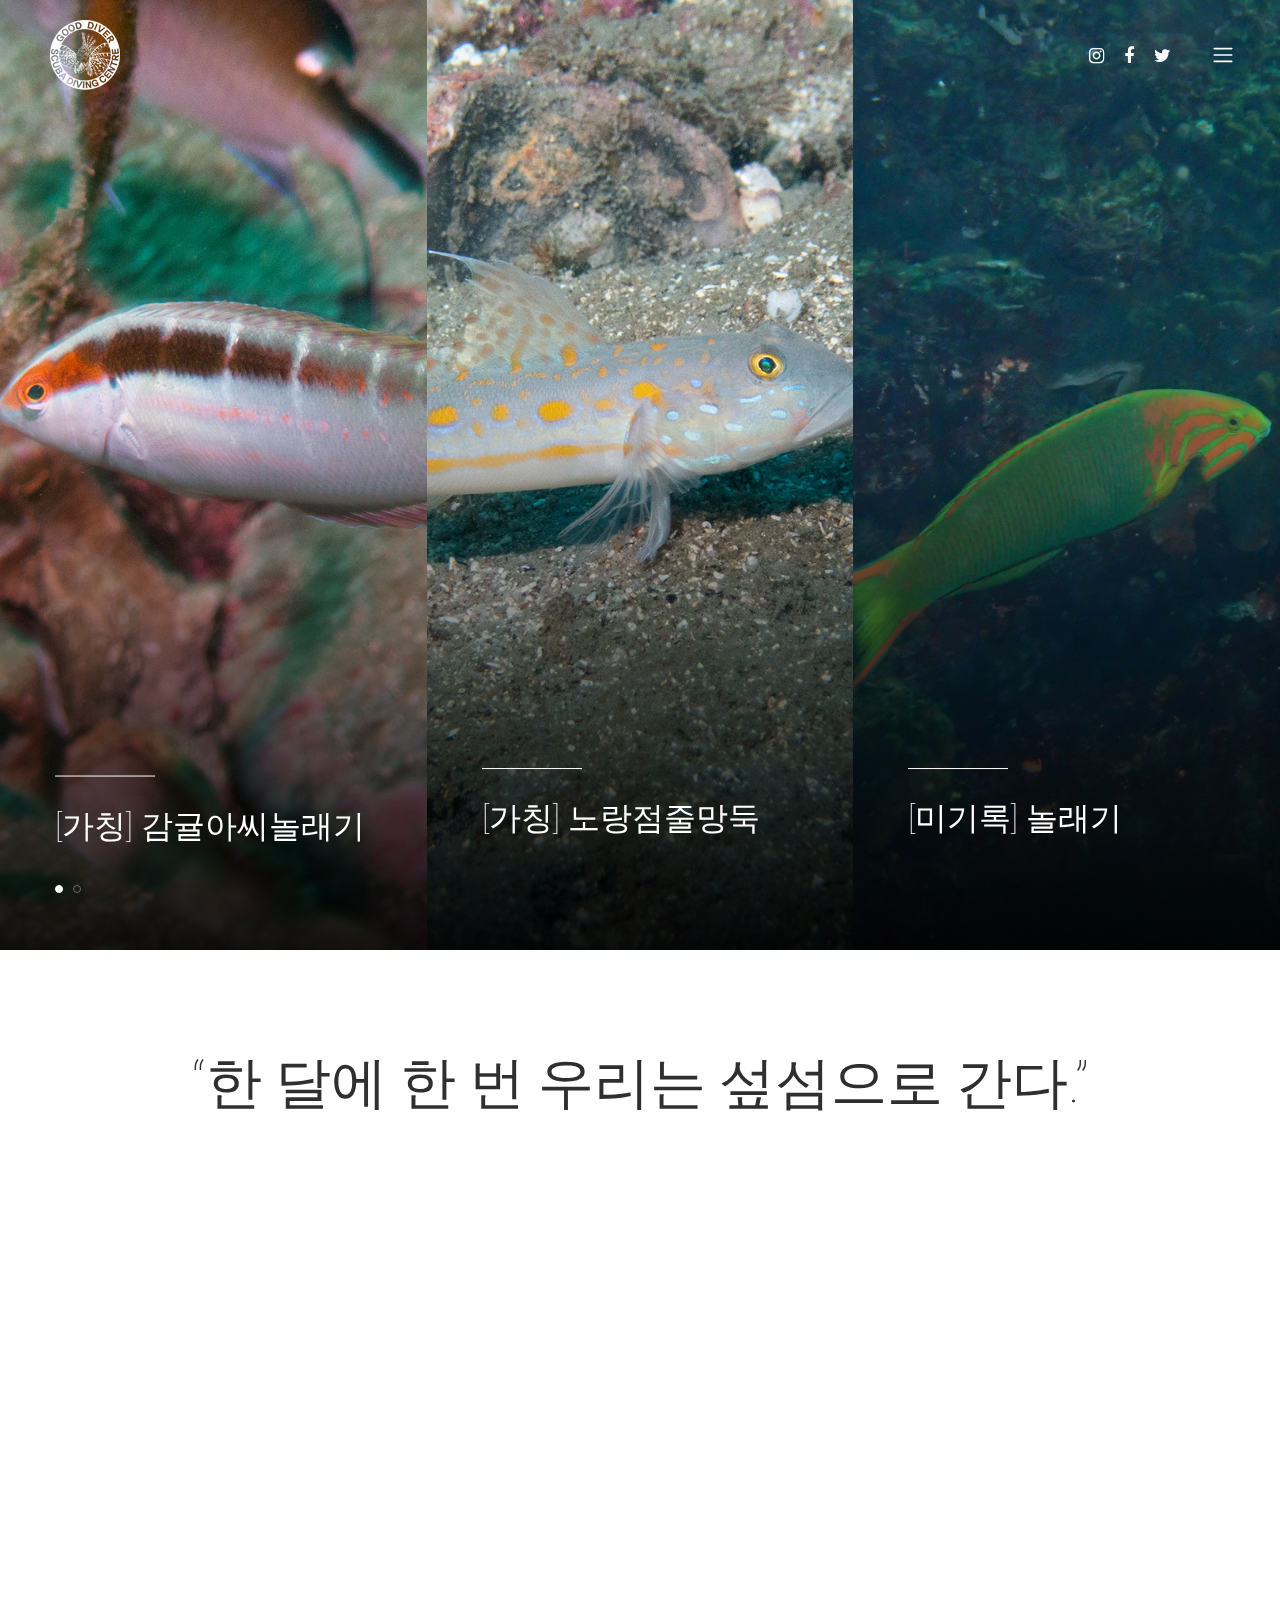
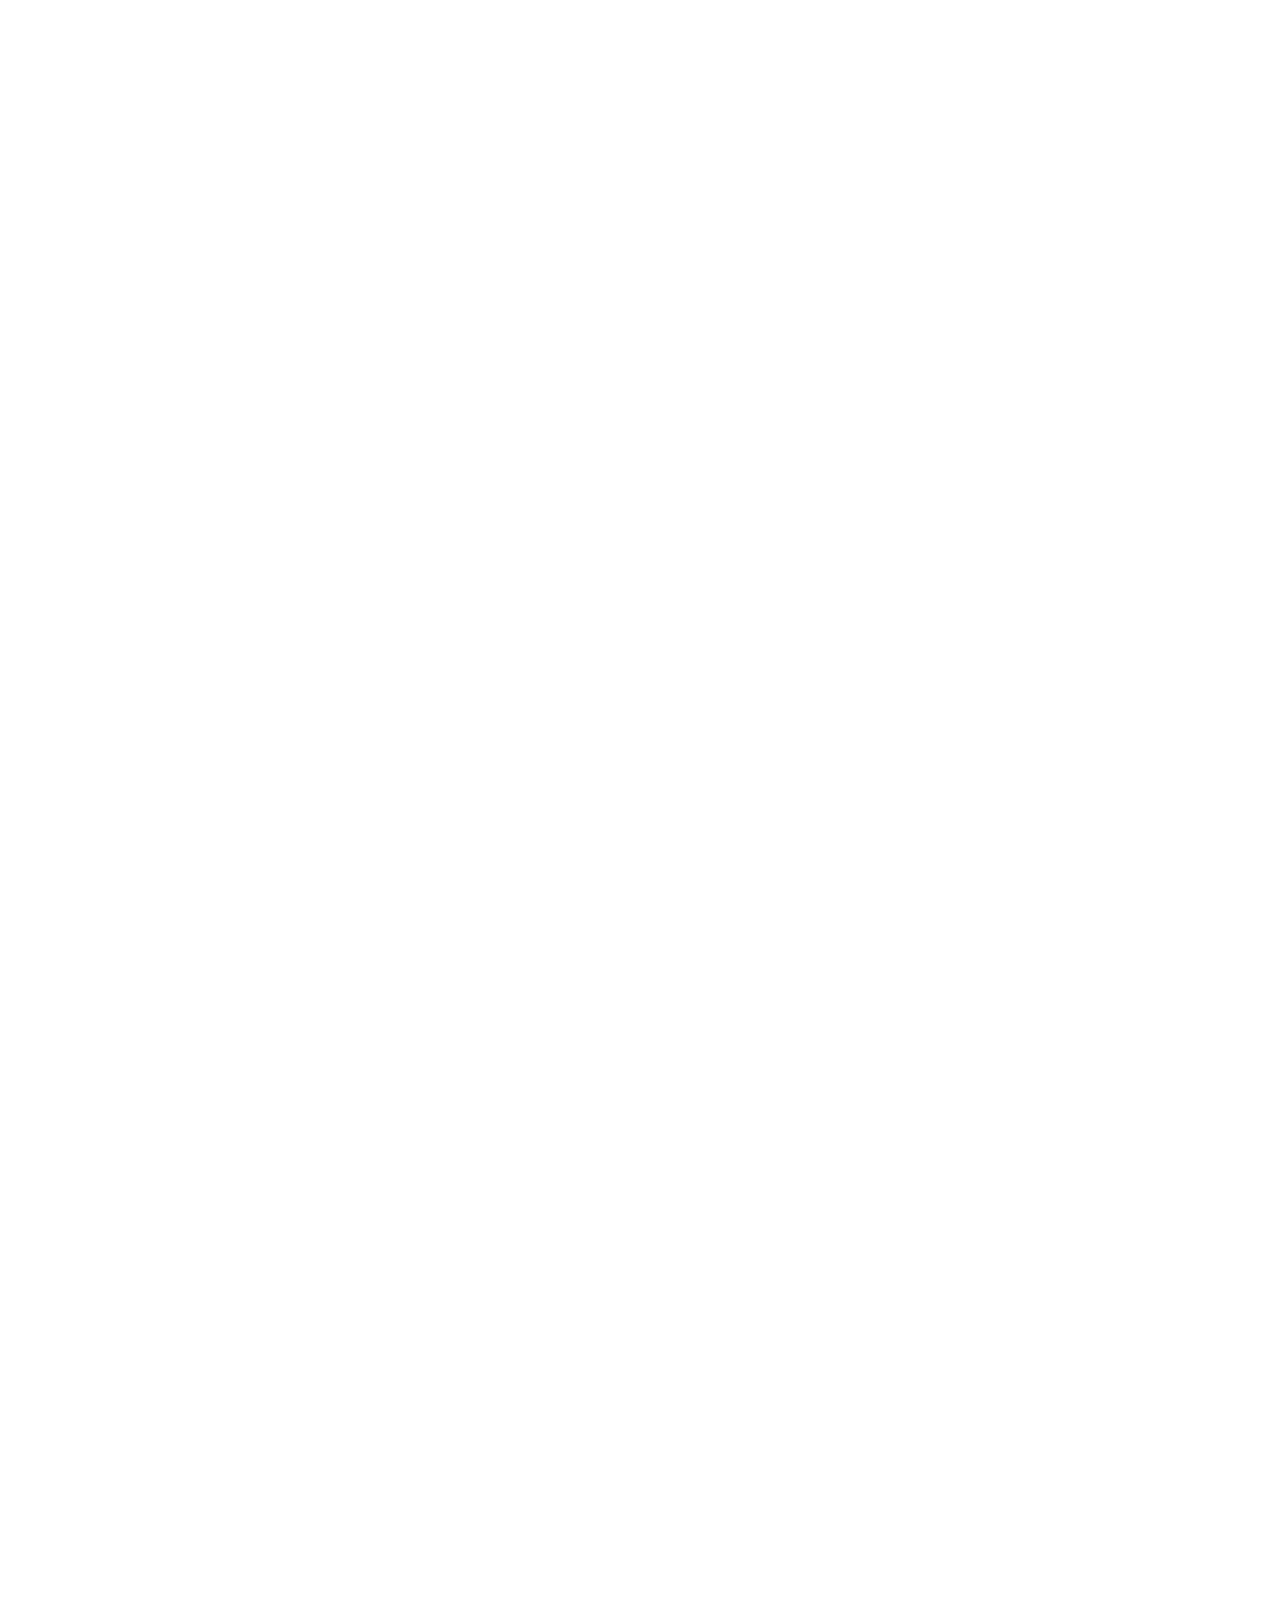
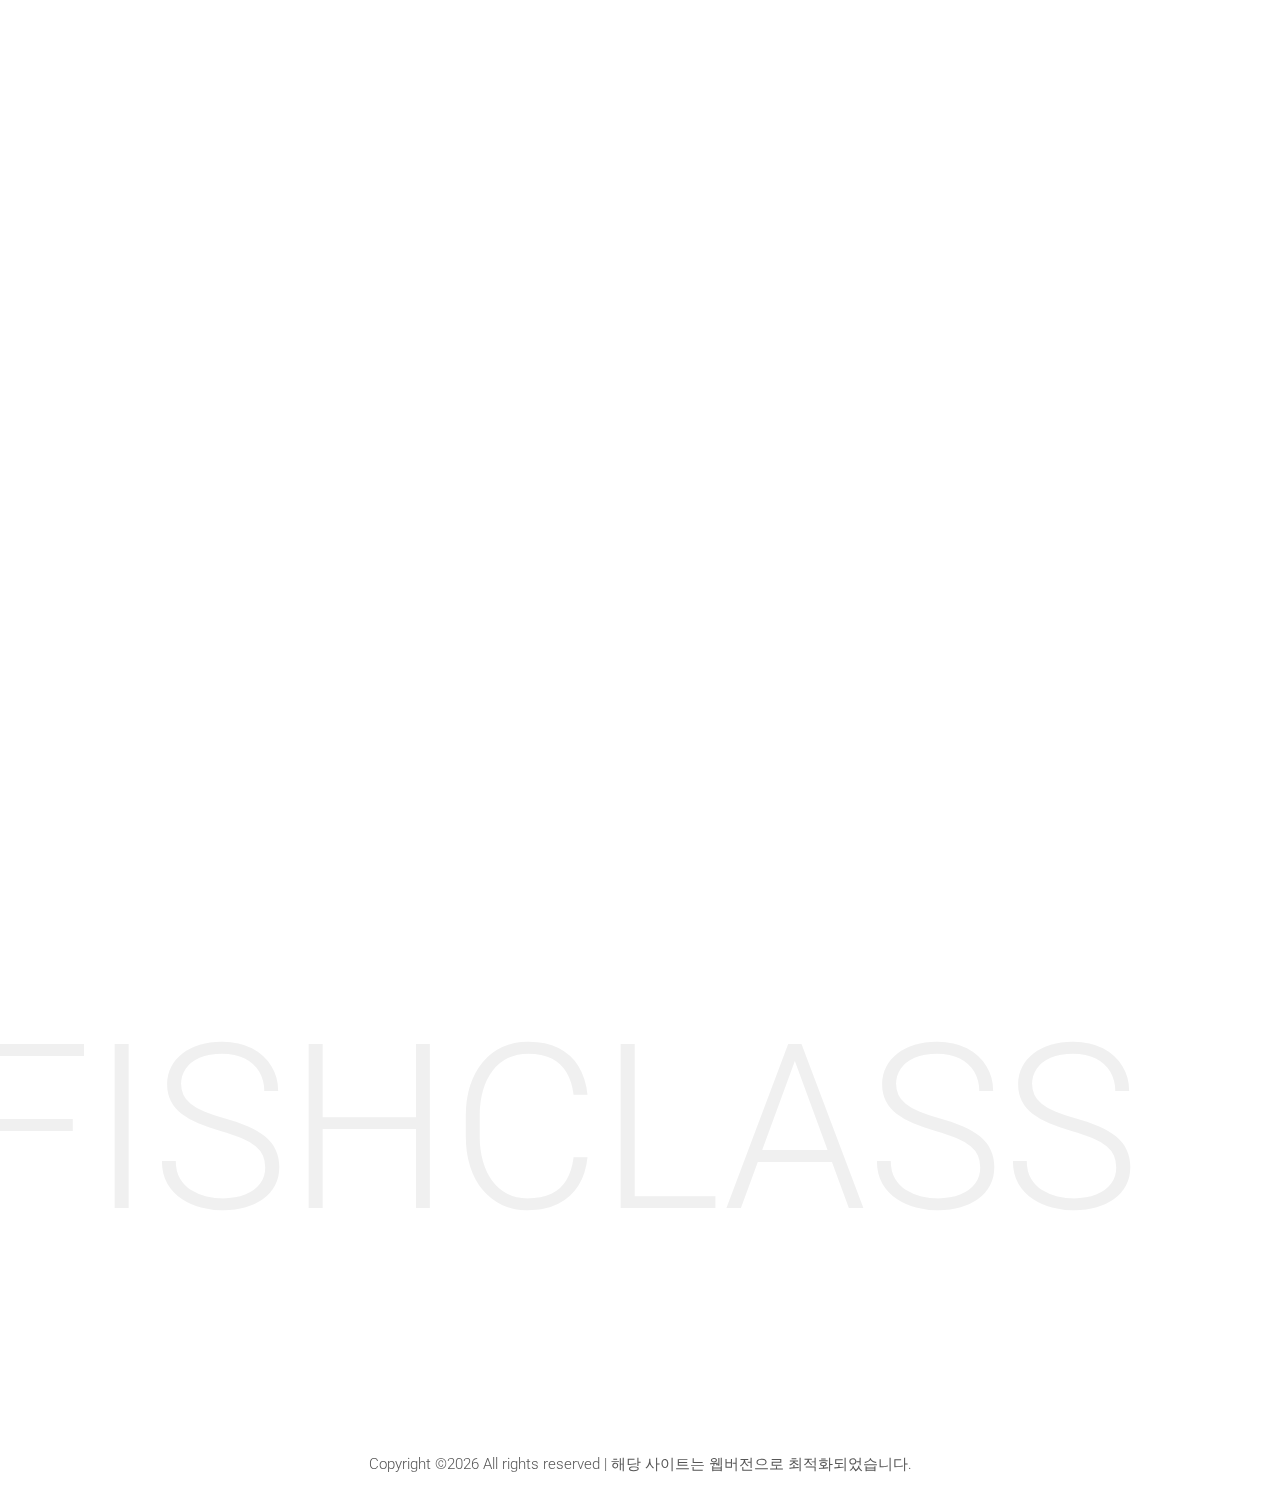
<file: index.html>
<!DOCTYPE html>
<html lang="en">

<head>
    <meta charset="UTF-8">
    <meta name="description" content="">
    <meta http-equiv="X-UA-Compatible" content="IE=edge">
    <meta name="viewport" content="width=device-width, initial-scale=1, shrink-to-fit=no">
    <!-- The above 4 meta tags *must* come first in the head; any other head content must come *after* these tags -->

    <!-- Title  -->
    <title>Gooddiver Fishclass</title>

    <!-- Favicon  -->
    <link rel="icon" href="img/fishclass/gooddiver/favicon.ico">

    <!-- Style CSS -->
    <link rel="stylesheet" href="style.css">

</head>

<body>
    <!-- Preloader Start -->
    <div id="preloader">
        <div class="preload-content">
            <div id="sonar-load"></div>
        </div>
    </div>
    <!-- Preloader End -->

    <!-- Grids -->
    <div class="grids d-flex justify-content-between">
        <div class="grid1"></div>
        <div class="grid2"></div>
        <div class="grid3"></div>
        <div class="grid4"></div>
        <div class="grid5"></div>
        <div class="grid6"></div>
        <div class="grid7"></div>
        <div class="grid8"></div>
        <div class="grid9"></div>
    </div>

    <!-- ***** Main Menu Area Start ***** -->
    <div class="mainMenu d-flex align-items-center justify-content-between">
        <!-- Close Icon -->
        <div class="closeIcon">
            <i class="ti-close" aria-hidden="true"></i>
        </div>
        <!-- Logo Area -->
        <div class="logo-area">
            <a href="index.html">
                <img src="img/fishclass/gooddiver/logo_gd.png">
            </a>
        </div>
        <!-- Nav -->
        <div class="sonarNav wow fadeInUp" data-wow-delay="1s">
            <nav>
                <ul>
                    <li class="nav-item active">
                        <a class="nav-link" href="index.html">Home</a>
                    </li>
                    <li class="nav-item">
                        <a class="nav-link" href="about-me.html">물고기반 소개</a>
                    </li>
                    <li class="nav-item">
                        <a class="nav-link" href="services.html">뉴스레터</a>
                    </li>
                    <li class="nav-item">
                        <a class="nav-link" href="portfolio.html">어류도감</a>
                    </li>
                </ul>
            </nav>
        </div>
        <!-- Copwrite Text -->
        <div class="copywrite-text">
            <p>
            Copyright &copy;<script>document.write(new Date().getFullYear());</script> All rights reserved</a>
            </p>
        </div>
    </div>
    <!-- ***** Main Menu Area End ***** -->

    <!-- ***** Header Area Start ***** -->
    <header class="header-area">
        <div class="container-fluid">
            <div class="row">
                <div class="col-12">
                    <div class="menu-area d-flex justify-content-between">
                        <!-- Logo Area  -->
                        <div class="logo-area">
                            <a href="index.html">
                                <img src="img/fishclass/gooddiver/logo_gd.png">
                            </a>
                        </div>

                        <div class="menu-content-area d-flex align-items-center">
                            <!-- Header Social Area -->
                            <div class="header-social-area d-flex align-items-center">
                                <a href="#" data-toggle="tooltip" data-placement="bottom" title="Instagram"><i class="fa fa-instagram" aria-hidden="true"></i></a>
                                <a href="#" data-toggle="tooltip" data-placement="bottom" title="Facebook"><i class="fa fa-facebook" aria-hidden="true"></i></a>
                                <a href="#" data-toggle="tooltip" data-placement="bottom" title="Twitter"><i class="fa fa-twitter" aria-hidden="true"></i></a>
                                


                            </div>
                            <!-- Menu Icon -->
                            <span class="navbar-toggler-icon" id="menuIcon"></span>
                        </div>
                    </div>
                </div>
            </div>
        </div>
    </header>
    <!-- ***** Header Area End ***** -->

    <!-- ***** Hero Area Start ***** -->
    <section class="hero-area">
        <div class="hero-slides owl-carousel">
            <!-- Single Hero Slide 1-->
            <div class="single-hero-slide bg-img slide-background-overlay" style="background-image: url(img/fishclass/main/sp1.jpg);">
                <div class="container h-100">
                    <div class="row h-100 align-items-end">
                        <div class="col-12">
                            <div class="hero-slides-content">
                                <div class="line"></div>
                                <h2>[가칭] 감귤아씨놀래기</h2>
                                <p>간출여방향 수심 18m 모래바닥과 바위틈, 수초사이에서 주로 관찰됨.배쪽에 핑크핑크 줄이 있고 새초롬하게 생김</p>
                            </div>
                        </div>
                    </div>
                </div>
            </div>
            <!-- Single Hero Slide 2-->
            <div class="single-hero-slide bg-img slide-background-overlay" style="background-image: url(img/fishclass/main/sp3.jpg);">
                <div class="container h-100">
                    <div class="row h-100 align-items-end">
                        <div class="col-12">
                            <div class="hero-slides-content">
                                <div class="line"></div>
                                <h2>[가칭] 노랑점줄망둑</h2>
                                <p>간출여 수심 20m 모래 바닥과 바위의 경계 지역에서 관찰됨, 모래바닥 속으로 파고 들어 몸을 숨기기도 함. 몸의 점들은 눈에 띌 정도로 샛노란 색이라 다른 망둑어와 확실히 구분된다.</p>
                            </div>
                        </div>
                    </div>
                </div>
            </div>
            <!-- Single Hero Slide 4-->
            <div class="single-hero-slide bg-img slide-background-overlay" style="background-image: url(img/fishclass/main/sp4.jpg);">
                <div class="container h-100">
                    <div class="row h-100 align-items-end">
                        <div class="col-12">
                            <div class="hero-slides-content">
                                <div class="line"></div>
                                <h2>[미기록] 놀래기</h2>
                                <p>얼핏 녹색물결놀래기 혹은 색동놀래기와 비슷한 채색을 가지고 있으나 꼬리지느러미와 얼굴주변 무늬에서 차이를 보인다. 첫 관찰 이후 최근들어 관찰이 되지 않고 있다. </p>
                            </div>
                        </div>
                    </div>
                </div>
            </div>
            <!-- Single Hero Slide 7-->
            <div class="single-hero-slide bg-img slide-background-overlay" style="background-image: url(img/fishclass/main/sp8.jpg);">
                <div class="container h-100">
                    <div class="row h-100 align-items-end">
                        <div class="col-12">
                            <div class="hero-slides-content">
                                <div class="line"></div>
                                <h2>[가칭] 얼룩새우붙이망둑</h2>
                                <p>망둑어과 Tomiyamichthys oni 작은한개창 수심 16m 모래바닥에 굴을 파고 장님새우, 청황문절과 함께 서식. 2022년 9월 힌남누 이후 사라졌으나 2023년 3월 김민아 다이버가 강정 서건도 굴 주변 바닥에서 목격했다고 함.
                                </p>
                            </div>
                        </div>
                    </div>
                </div>
            </div>
            <!-- Single Hero Slide 14-->
            <div class="single-hero-slide bg-img slide-background-overlay" style="background-image: url(img/fishclass/main/sp14.jpg);">
                <div class="container h-100">
                    <div class="row h-100 align-items-end">
                        <div class="col-12">
                            <div class="hero-slides-content">
                                <div class="line"></div>
                                <h2>[미기록] 망둑어</h2>
                                <p>작은한개창 암반과 모래바닥 경계에 있는 큰 바위 아래에서 박미정 다이버에 의해 발견·촬영됨. 속이 비칠 정도로 투명하고 몸의 점무늬는 절묘하게 보호색을 띈다.</p>
                            </div>
                        </div>
                    </div>
                </div>
            </div>

            
        
        </div>
    </section>
    <!-- ***** Hero Area End ***** -->

    <!-- ***** Portfolio Area Start ***** -->
    <div class="portfolio-area section-padding-100">
        <div class="container">
            <div class="row">
                <div class="col-12">
                    <div class="portfolio-title">
                        <h2>“한 달에 한 번 우리는 <span>섶섬</span>으로 간다.”</h2>
                    </div>
                </div>
            </div>

            <div class="row justify-content-between">
                <!-- Single Portfoio Area -->
                <div class="col-12 col-md-5">
                    <div class="single-portfolio-item mt-100 portfolio-item-1 wow fadeIn">
                        <div class="backend-content">
                            <img class="dots" src="img/core-img/dots.png" alt="">
                        </div>
                        <div class="portfolio-thumb">
                            <img src="img/fishclass/forestisl/13.jpg" alt="">
                        </div>
                        <div class="portfolio-meta">
                            <p class="portfolio-date">2022.08.20</p>
                            <h2>뻬곡한 조사일정</h2>
                        </div>
                    </div>
                </div>
                <!-- Single Portfoio Area -->
                <div class="col-12 col-md-6">
                    <div class="single-portfolio-item mt-230 portfolio-item-2 wow fadeIn">
                        <div class="backend-content">
                            <img class="dots" src="img/core-img/dots.png" alt="">
                        </div>
                        <div class="portfolio-thumb">
                            <img src="img/fishclass/forestisl/21.JPG" alt="">
                        </div>
                        <div class="portfolio-meta">                           
                            <p class="portfolio-date">2022.03.12 ~ 13</p>
                            <h2>조사다이빙을 마치고 세미나</h2>
                        </div>
                    </div>
                </div>
            </div>

            <div class="row">
                <!-- Single Portfoio Area -->
                <div class="col-12 col-md-10">
                    <div class="single-portfolio-item mt-100 portfolio-item-3 wow fadeIn">
                        <div class="backend-content">
                            <img class="dots" src="img/core-img/dots.png" alt="">
                        </div>
                        <div class="portfolio-thumb">
                            <img src="img/fishclass/forestisl/32.jpg" alt="">
                        </div>
                        <div class="portfolio-meta">
                            <p class="portfolio-date">2022.01.08 ~ 09</p>
                            <h2>출항 전 브리핑</h2>
                        </div>
                    </div>
                </div>
            </div>

            <div class="row justify-content-end">
                <!-- Single Portfoio Area -->
                <div class="col-12 col-md-6">
                    <div class="single-portfolio-item portfolio-item-4 wow fadeIn">
                        <div class="backend-content">
                            <img class="dots" src="img/core-img/dots.png" alt="">
                        </div>
                        <div class="portfolio-thumb">
                            <img src="img/fishclass/forestisl/49.jpg" alt="">
                        </div>
                        <div class="portfolio-meta">
                            <p class="portfolio-date">2022.11.12 ~ 13</p>
                            <h2>김병직박사님과 함께</h2>
                        </div>
                    </div>
                </div>
            </div>


            <div class="row" style="padding-top: 200px;">
                <!-- Single Portfoio Area -->
                <div class="col-12 col-md-5">
                    <div class="single-portfolio-item portfolio-item-5 wow fadeIn">
                        <div class="backend-content">
                            <img class="dots" src="img/core-img/dots.png" alt="">
                        </div>
                        <div class="portfolio-thumb">
                            <img src="img/fishclass/forestisl/55.JPG" alt="">
                        </div>
                        <div class="portfolio-meta">
                            <p class="portfolio-date">2023.01.12 ~ 13</p>
                            <h2>흰동가리와 숨바꼭질</h2>
                        </div>
                    </div>
                </div>
            </div>


            <div class="row justify-content-center">
                <!-- Single Portfoio Area -->
                <div class="col-12 col-md-4">
                    <div class="single-portfolio-item portfolio-item-6 wow fadeIn">
                        <div class="portfolio-thumb">
                            <img src="img/fishclass/forestisl/8.JPG" alt="">
                        </div>
                        <div class="portfolio-meta">
                            <p class="portfolio-date">2022.04.09 ~ 10</p>
                            <h2>출항 전 보목포구에서</h2>
                        </div>
                    </div>
                </div>
            </div>

            <div class="row justify-content-end">
                <!-- Single Portfoio Area -->
                <div class="col-12 col-md-4">
                    <div class="single-portfolio-item portfolio-item-7 wow fadeIn">
                        <div class="backend-content">
                            <img class="dots" src="img/core-img/dots.png" alt="">
                        </div>
                        <div class="portfolio-thumb">
                            <img src="img/fishclass/forestisl/10.JPG" alt="">
                        </div>
                        <div class="portfolio-meta">
                            <p class="portfolio-date">2022.11.11</p>
                            <h2>NIGHT DIVING</h2>
                        </div>
                    </div>
                </div>
            </div>
        </div>
    </div>
    <!-- ***** Portfolio Area End ***** -->

    <!-- ***** Call to Action Area Start ***** -->
    <div class="sonar-call-to-action-area section-padding-0-100">
        <div class="backEnd-content">
            <h2>FISHCLASS</h2>
        </div>
        <div class="container">
            <div class="row">
                <div class="col-12">
                    <div class="call-to-action-content wow fadeInUp" data-wow-delay="0.5s">
                        <h2></h2>
                        <h5>굿다이버 물고기반은 환경변화에 따른 어종 및 서식환경을 관찰하고 기록하는 다이버들의 모임입니다.</h5>
                        <a href="portfolio.html" class="btn sonar-btn mt-100">어류도감 바로가기</a>
                    </div>
                </div>
            </div>
        </div>
    </div>
    <!-- ***** Call to Action Area End ***** -->

    <!-- ***** Footer Area Start ***** -->
    <footer class="footer-area">
        <div class="container">
            <div class="row">
                <div class="col-12">
                    <!-- Copywrite Text -->
                    <div class="copywrite-text">
                        <p>
                            Copyright &copy;<script>document.write(new Date().getFullYear());</script> All rights reserved | 해당 사이트는 웹버전으로 최적화되었습니다.
                        </p>
                    </div>
                </div>
            </div>
        </div>
    </footer>
    <!-- ***** Footer Area End ***** -->

    <!-- jQuery (Necessary for All JavaScript Plugins) -->
    <script src="js/jquery/jquery-2.2.4.min.js"></script>
    <!-- Popper js -->
    <script src="js/popper.min.js"></script>
    <!-- Bootstrap js -->
    <script src="js/bootstrap.min.js"></script>
    <!-- Plugins js -->
    <script src="js/plugins.js"></script>
    <!-- Active js -->
    <script src="js/active.js"></script>

</body>

</html>
</file>
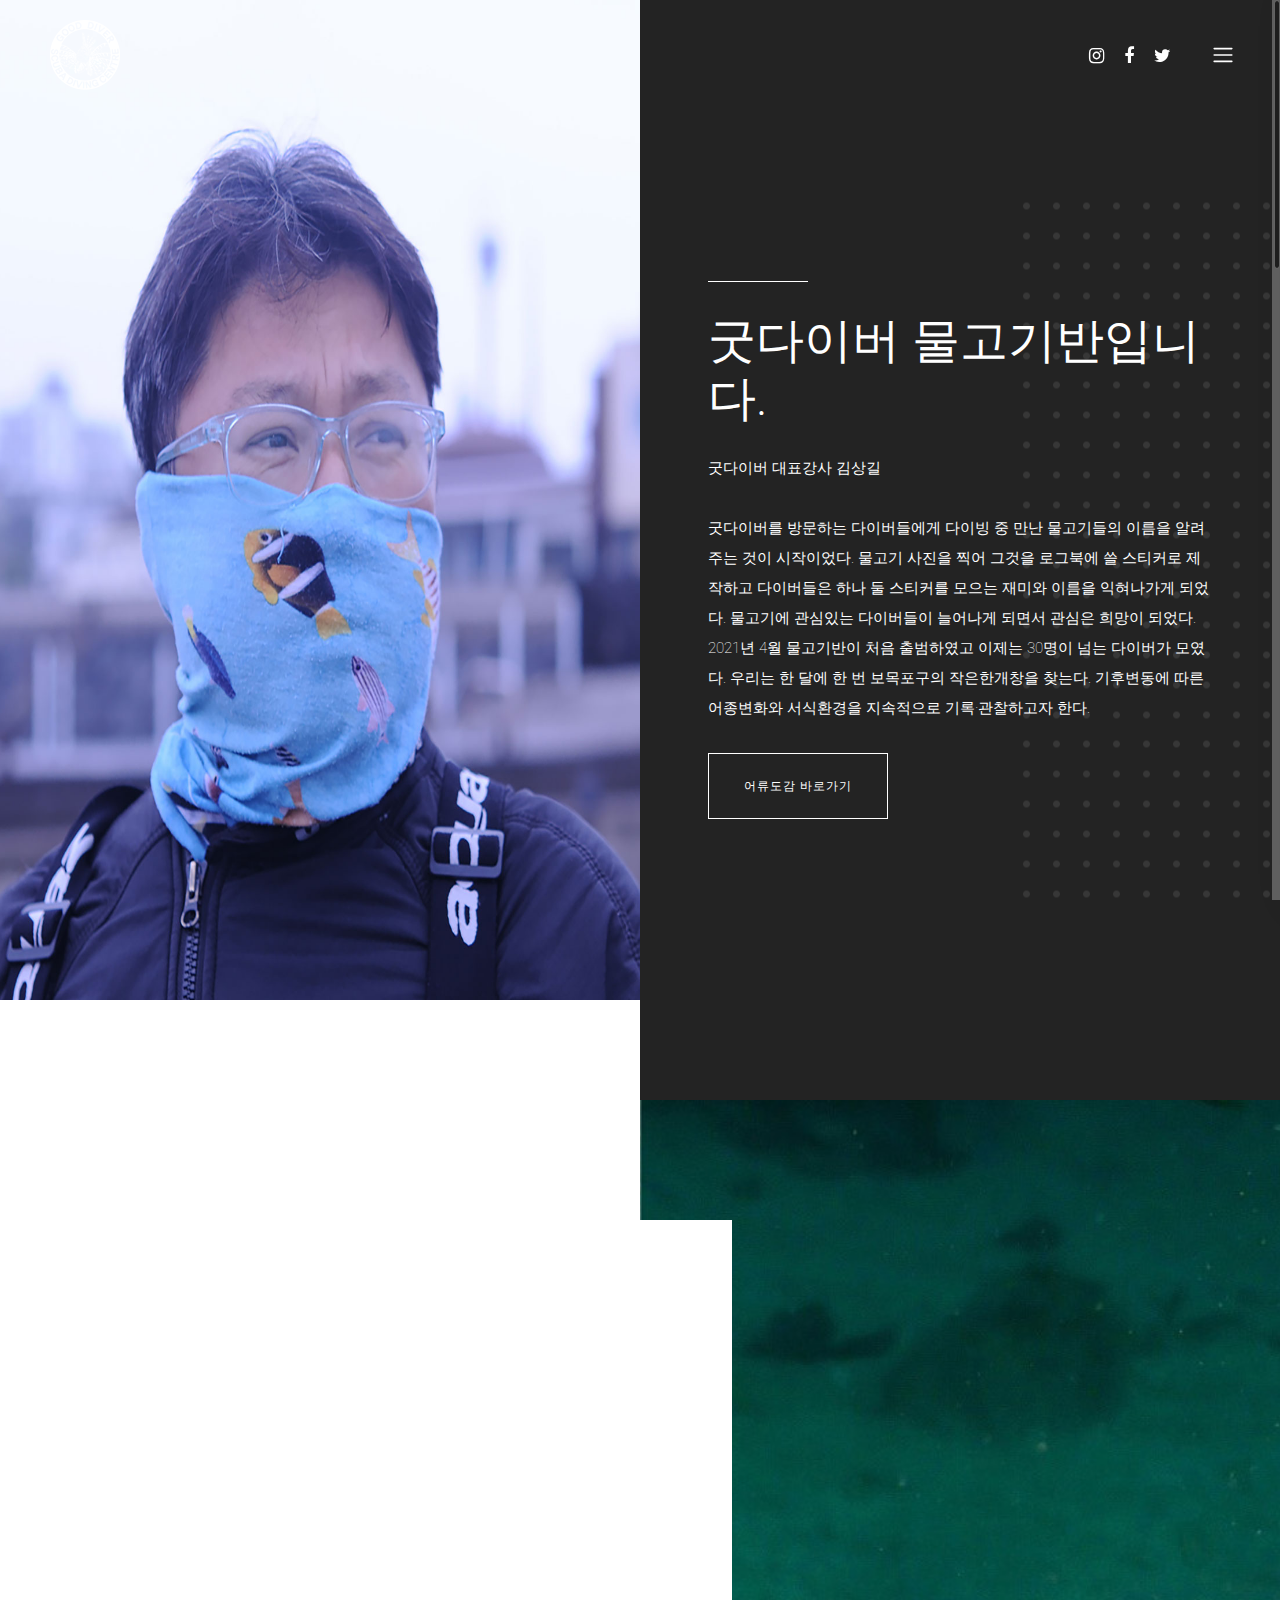
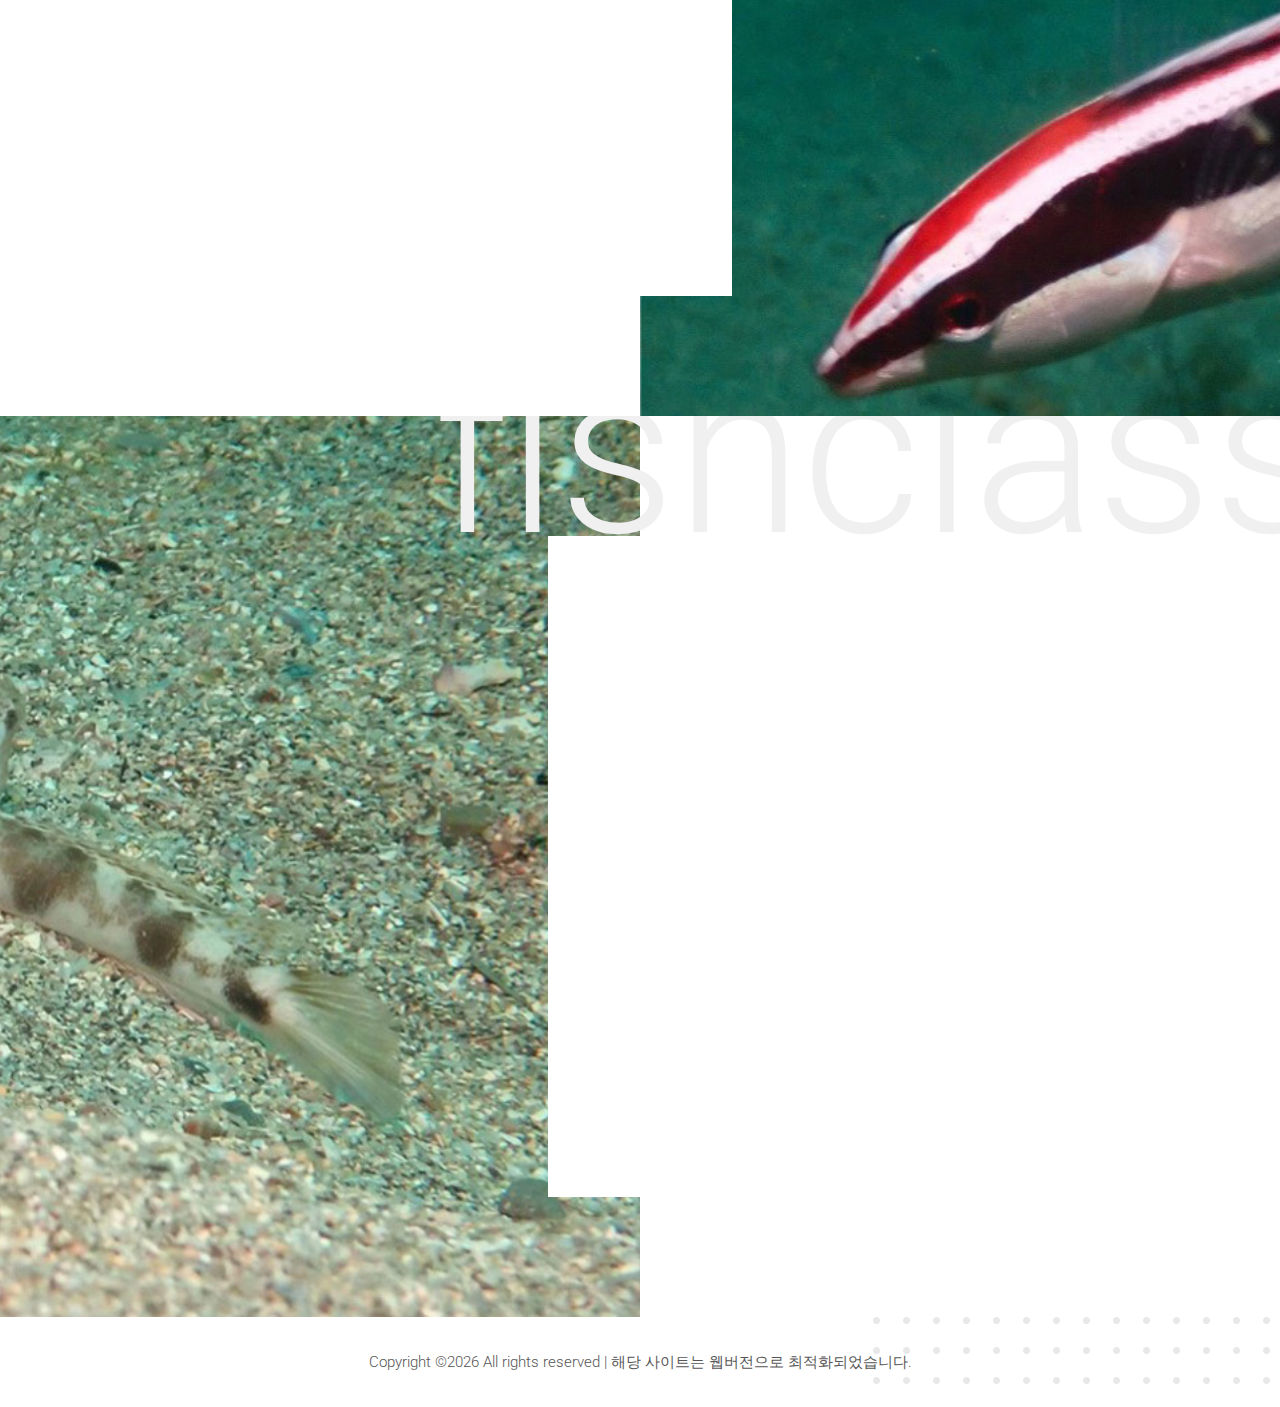
<file: about-me.html>
<!DOCTYPE html>
<html lang="en">

<head>
    <meta charset="UTF-8">
    <meta name="description" content="">
    <meta http-equiv="X-UA-Compatible" content="IE=edge">
    <meta name="viewport" content="width=device-width, initial-scale=1, shrink-to-fit=no">
    <!-- The above 4 meta tags *must* come first in the head; any other head content must come *after* these tags -->

    <!-- Title  -->
    <title>Gooddiver Fishclass</title>

    <!-- Favicon  -->
    <link rel="icon" href="img/fishclass/gooddiver/favicon.ico">

    <!-- Style CSS -->
    <link rel="stylesheet" href="style.css">

</head>

<body>
    <!-- Preloader Start -->
    <div id="preloader">
        <div class="preload-content">
            <div id="sonar-load"></div>
        </div>
    </div>
    <!-- Preloader End -->

    <!-- ***** Main Menu Area Start ***** -->
    <div class="mainMenu d-flex align-items-center justify-content-between">
        <!-- Close Icon -->
        <div class="closeIcon">
            <i class="ti-close" aria-hidden="true"></i>
        </div>
        <!-- Logo Area -->
        <div class="logo-area">
            <a href="index.html">
                <img src="img/fishclass/gooddiver/logo_gd.png">
            </a>
        </div>
        <!-- Nav -->
        <div class="sonarNav">
            <nav>
                <ul>
                    <li class="nav-item active">
                        <a class="nav-link" href="index.html">Home</a>
                    </li>
                    <li class="nav-item">
                        <a class="nav-link" href="about-me.html">물고기반 소개</a>
                    </li>
                    <li class="nav-item">
                        <a class="nav-link" href="services.html">뉴스레터</a>
                    </li>
                    <li class="nav-item">
                        <a class="nav-link" href="portfolio.html">어류도감</a>
                    </li>
                </ul>
            </nav>
        </div>
        <!-- Copwrite Text -->
        <div class="copywrite-text">
            <p>
                Copyright &copy;<script>document.write(new Date().getFullYear());</script> All rights reserved</a>
            </p>
        </div>
    </div>
    <!-- ***** Main Menu Area End ***** -->

    <!-- ***** Header Area Start ***** -->
    <header class="header-area">
        <div class="container-fluid">
            <div class="row">
                <div class="col-12">
                    <div class="menu-area d-flex justify-content-between">
                        <!-- Logo Area  -->
                        <div class="logo-area">
                            <a href="index.html">
                                <img src="img/fishclass/gooddiver/logo_gd.png">
                            </a>
                        </div>

                        <div class="menu-content-area d-flex align-items-center">
                            <!-- Header Social Area -->
                            <div class="header-social-area d-flex align-items-center">
                                <a href="#" data-toggle="tooltip" data-placement="bottom" title="Instagram"><i class="fa fa-instagram" aria-hidden="true"></i></a>
                                <a href="#" data-toggle="tooltip" data-placement="bottom" title="Facebook"><i class="fa fa-facebook" aria-hidden="true"></i></a>
                                <a href="#" data-toggle="tooltip" data-placement="bottom" title="Twitter"><i class="fa fa-twitter" aria-hidden="true"></i></a>
                            </div>
                            <!-- Menu Icon -->
                            <span class="navbar-toggler-icon" id="menuIcon"></span>
                        </div>
                    </div>
                </div>
            </div>
        </div>
    </header>
    <!-- ***** Header Area End ***** -->

    <!-- ***** Hero Area Start ***** -->
    <div class="hero-area d-flex align-items-center">
        <!-- Back End Content -->
        <div class="backEnd-content">
            <img class="dots" src="img/core-img/dots.png" alt="">
        </div>

        <!-- Hero Thumbnail -->
        <div class="hero-thumbnail aboutUs equalize bg-img" style="background-image: url(img/fishclass/aboutus/diver0.jpg);"></div>
        
        <!-- Hero Content -->
        <div class="hero-content aboutUs equalize">
            <div class="container-fluid h-100">
                <div class="row h-100 align-items-center justify-content-center">
                    <div class="col-12 col-md-10">
                        <div class="line"></div>
                        <h2>굿다이버 물고기반입니다.</h2>
                        <p>굿다이버 대표강사 김상길</p>
                        <p>굿다이버를 방문하는 다이버들에게 다이빙 중 만난 물고기들의 이름을 알려주는 것이 시작이었다. 물고기 사진을 찍어 그것을 로그북에 쓸 스티커로 제작하고 다이버들은 하나 둘 스티커를 모으는 재미와 이름을 익혀나가게 되었다. 물고기에 관심있는 다이버들이 늘어나게 되면서 관심은 희망이 되었다. 2021년 4월 물고기반이 처음 출범하였고 이제는 30명이 넘는 다이버가 모였다. 우리는 한 달에 한 번 보목포구의 작은한개창을 찾는다. 기후변동에 따른 어종변화와 서식환경을 지속적으로 기록·관찰하고자 한다.</p>
                        <a href="portfolio.html" class="btn sonar-btn white-btn">어류도감 바로가기</a>
                    </div>
                </div>
            </div>
        </div>
    </div>
    <!-- ***** Hero Area End ***** -->

    <div class="sonar-about-us-area bg-img" style="background-image: url(img/fishclass/aboutus/aboutus_right.jpg);">
        <!-- Back End Content -->
        <div class="backEnd-content">
            <h2></h2>
        </div>

        <div class="container-fluid">
            <div class="row">
                <div class="col-12 col-md-10 col-lg-7">
                    <div class="about-us-content bg-white">
                        <div class="section-heading text-left wow fadeInUp" data-wow-delay="300ms">
                            <div class="line"></div>
                            <h2>물고기반이란?</h2>
                        </div>
                        <p class="wow fadeInUp" data-wow-delay="300ms">
                            물고기 사진을 촬영해서 각 포인트에 월별로 어떤 물고기가 얼마만큼 사는지 데이터를 기록해서 매년 변화하는 모습을 모니터링하고 국립생물자원관 박사님과 교류하면서 정확한 물고기 이름도 배우고 생태공부도 하는 모임입니다.
                        </p>
                        <p class="wow fadeInUp" data-wow-delay="600ms">
                            한달에 정해진 날짜에 이틀 만나서 하루 2회씩 다이빙을 진행합니다. 
                            현재 섶섬 작은한개창을 기준으로 조사하고 있으며 나중에 인원이 많아지면 다른 포인트도 지속적으로 모니터링 할 계획입니다.
                        </p>
                        <p class="wow fadeInUp" data-wow-delay="900ms">
                            첫 해는 주로 물고기 이름에 대해 배우고 두번째 해 부터는 개체수 확인과 조사방법 정리등 국립생물자원관 박사님과 상의하여 진행하고 있습니다.
                        </p>
                    </div>
                </div>
            </div>
        </div>
    </div>

    <div class="sonar-about-us-area second-part bg-img" style="background-image: url(img/fishclass/aboutus/aboutus_right.jpg);">
        <!-- Back End Content -->
        <div class="backEnd-content">
            <h2>fishclass</h2>
        </div>

        <div class="container-fluid">
            <div class="row justify-content-end">
                <div class="col-12 col-md-10 col-lg-7">
                    <div class="about-us-content bg-white">
                        <div class="section-heading text-left wow fadeInUp" data-wow-delay="300ms">
                            <div class="line"></div>
                        </div>
                        <p class="wow fadeInUp" data-wow-delay="300ms">
                            물고기반 조사는 보트다이빙으로 30~35분씩 2회 다이빙을 진행합니다.
                        </p>
                        <p class="wow fadeInUp" data-wow-delay="600ms">
                            다이빙 시작은 섶섬 보목포구에서 첫날은 10시, 둘째날은 9시에 출항합니다.
                        </p>
                        <p class="wow fadeInUp" data-wow-delay="900ms">
                            둘째날 14시에 굿다이버센터에 모여 찍은 사진들로 물고기이름을 확인합니다.
                        </p>                        
                        <p class="wow fadeInUp" data-wow-delay="1200ms">
                            다이빙이 끝나면 물고기 목록과 사진, 다이브로그를 굿다이버 홈페이지 혹은 페이스북 물고기반 폴더에 업로드합니다.
                        </p>
                        <p class="wow fadeInUp" data-wow-delay="1800ms">
                            새로운 종이나 특별히 관심있는 물고기를 만나면 물고기반에서 뉴스레터를 만듭니다.
                        </p>


                    </div>
                </div>
            </div>
        </div>
    </div>

    <!-- ***** Footer Area Start ***** -->
    <footer class="footer-area">
        <!-- back end content -->
        <div class="backEnd-content">
            <img class="dots" src="img/core-img/dots.png" alt="">
        </div>

        <div class="container">
            <div class="row">
                <div class="col-12">
                    <!-- Copywrite Text -->
                    <div class="copywrite-text">
                        <p>
                            Copyright &copy;<script>document.write(new Date().getFullYear());</script> All rights reserved | 해당 사이트는 웹버전으로 최적화되었습니다.
                        </p>
                    </div>
                </div>
            </div>
        </div>
    </footer>
    <!-- ***** Footer Area End ***** -->

    <!-- jQuery (Necessary for All JavaScript Plugins) -->
    <script src="js/jquery/jquery-2.2.4.min.js"></script>
    <!-- Popper js -->
    <script src="js/popper.min.js"></script>
    <!-- Bootstrap js -->
    <script src="js/bootstrap.min.js"></script>
    <!-- Plugins js -->
    <script src="js/plugins.js"></script>
    <!-- Active js -->
    <script src="js/active.js"></script>

</body>

</html>
</file>
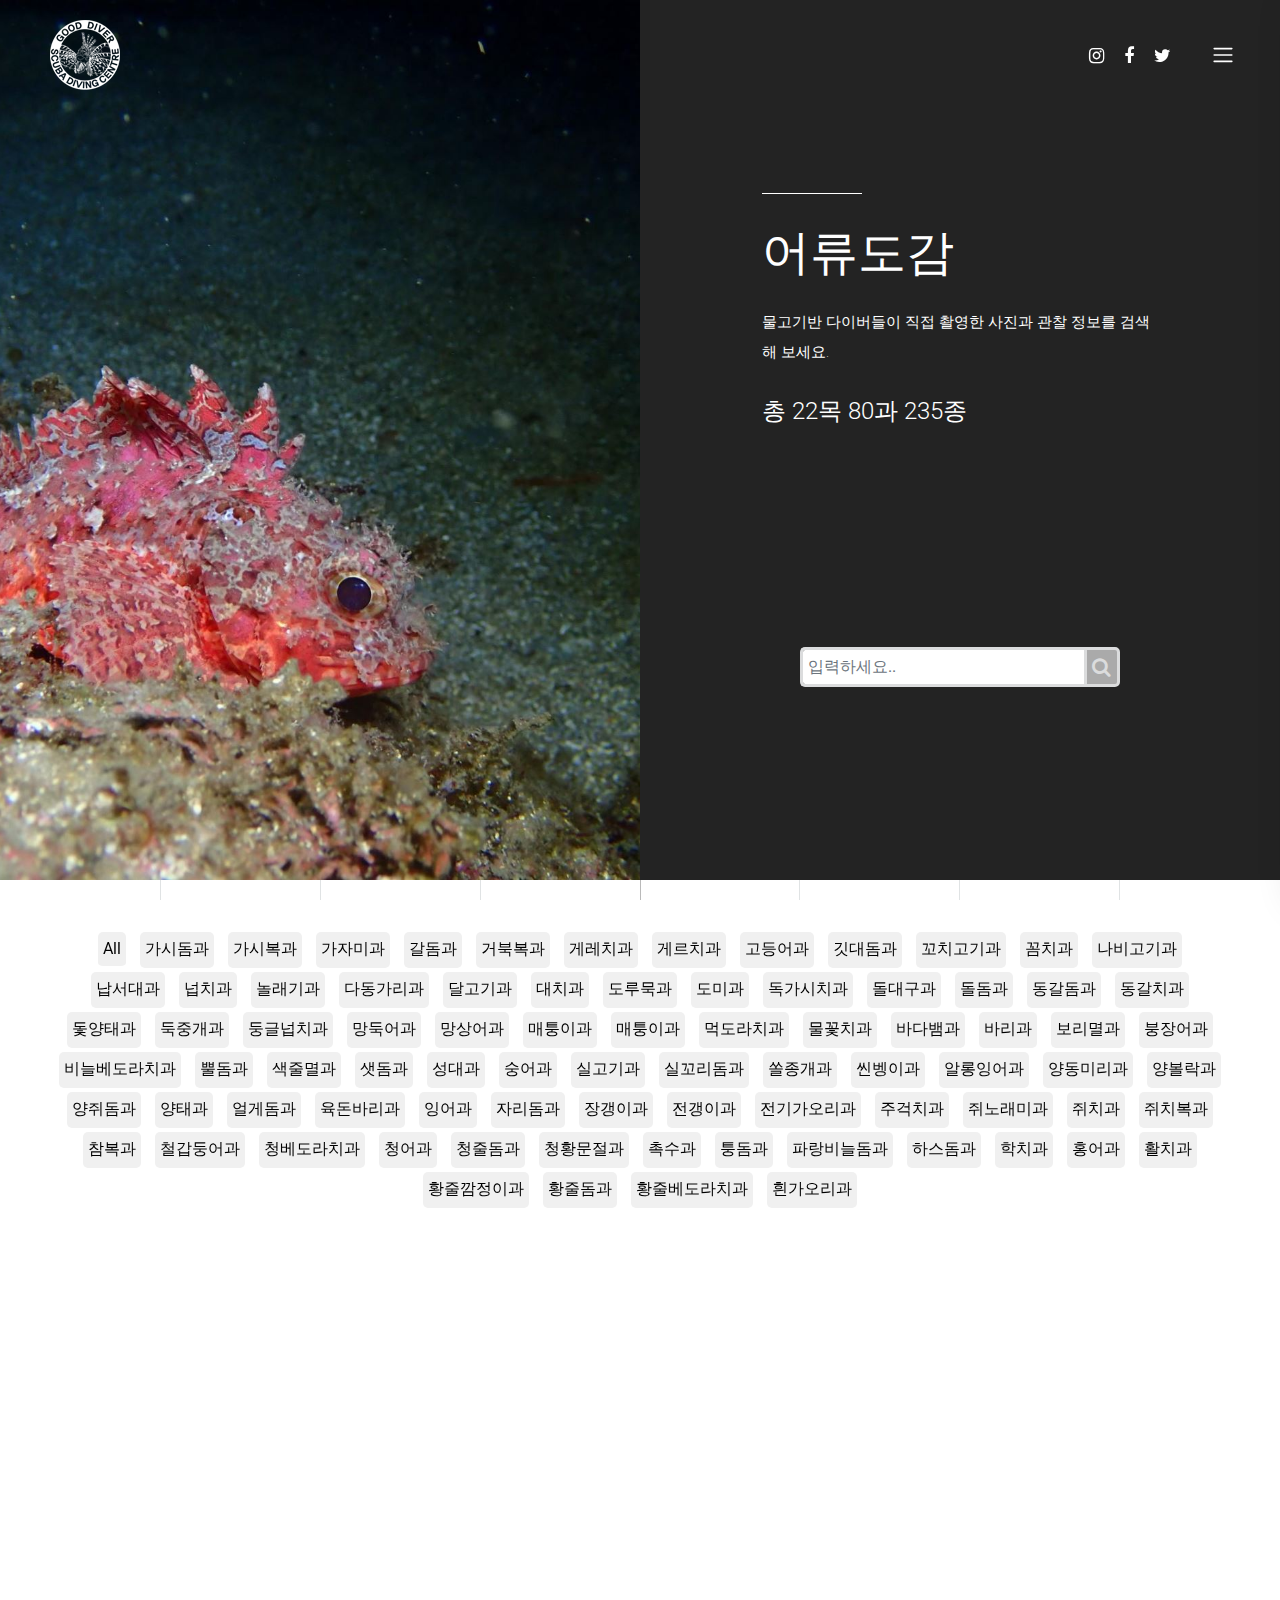
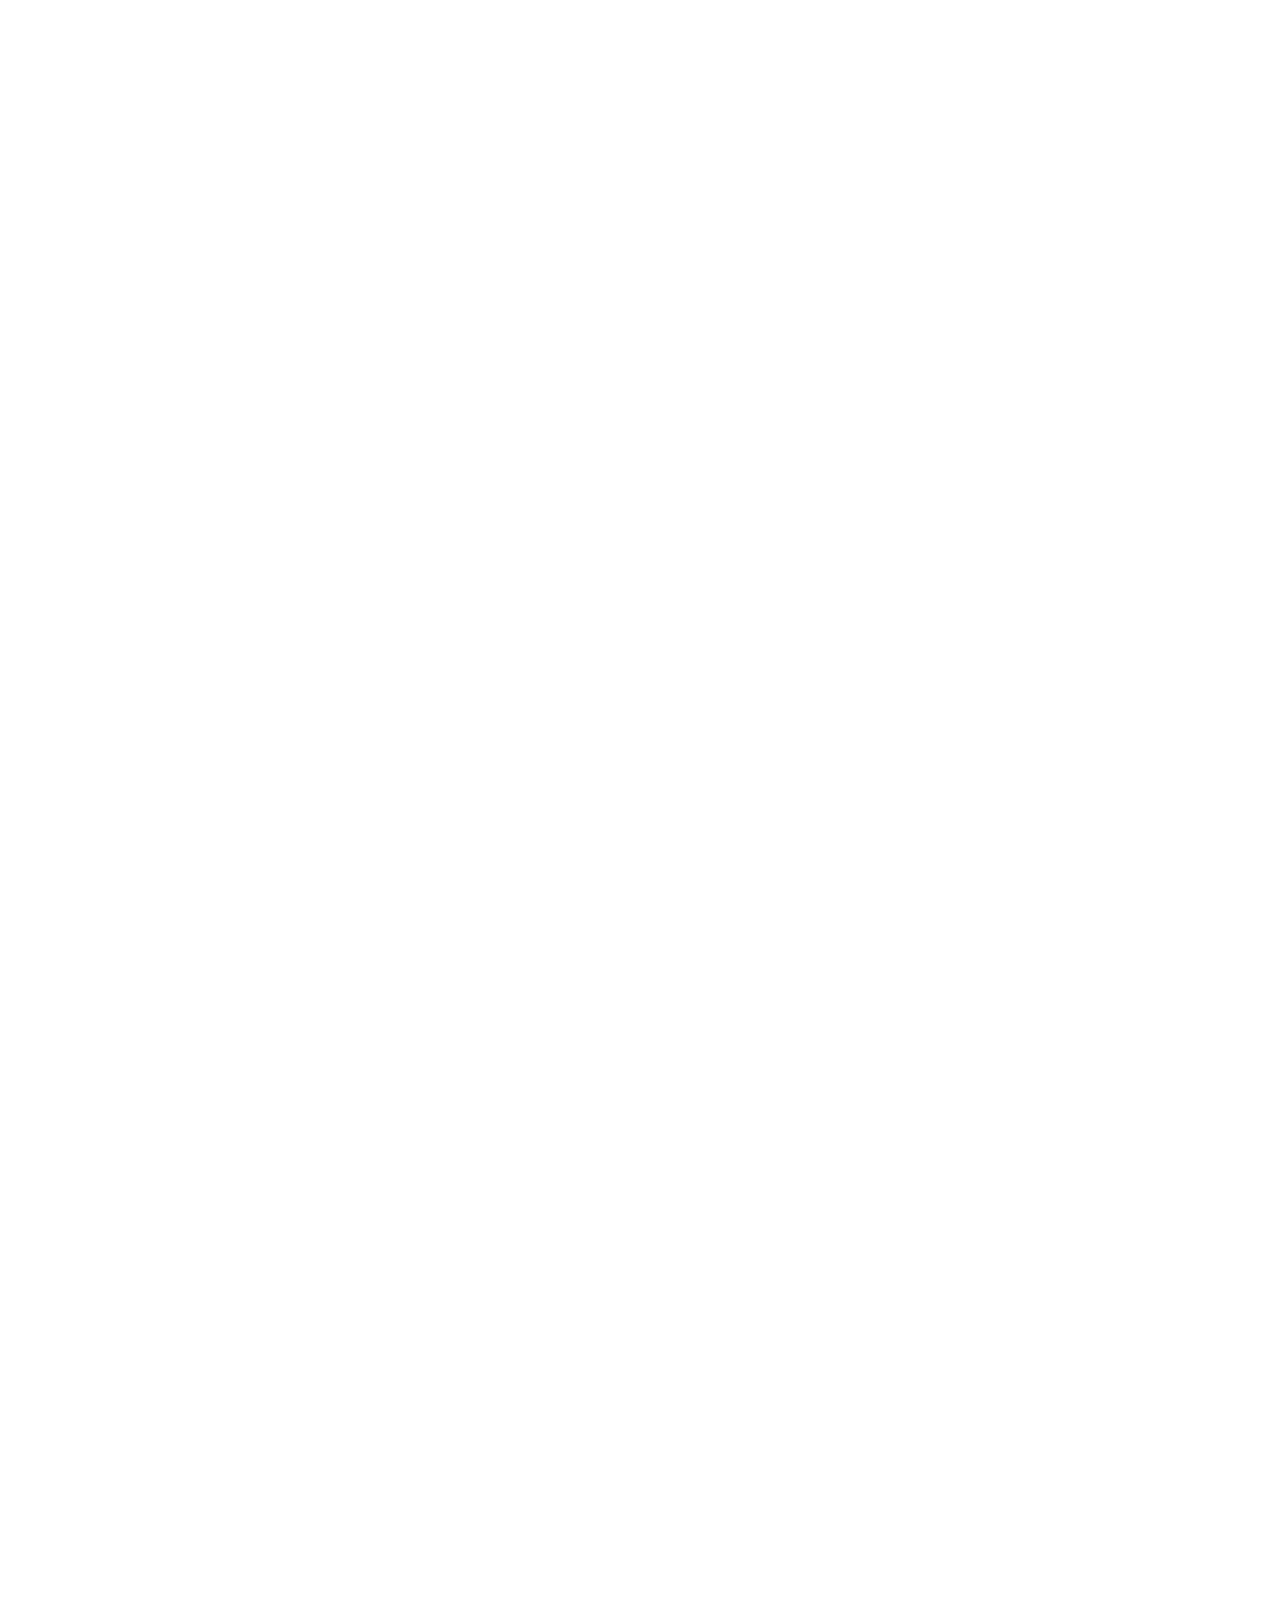
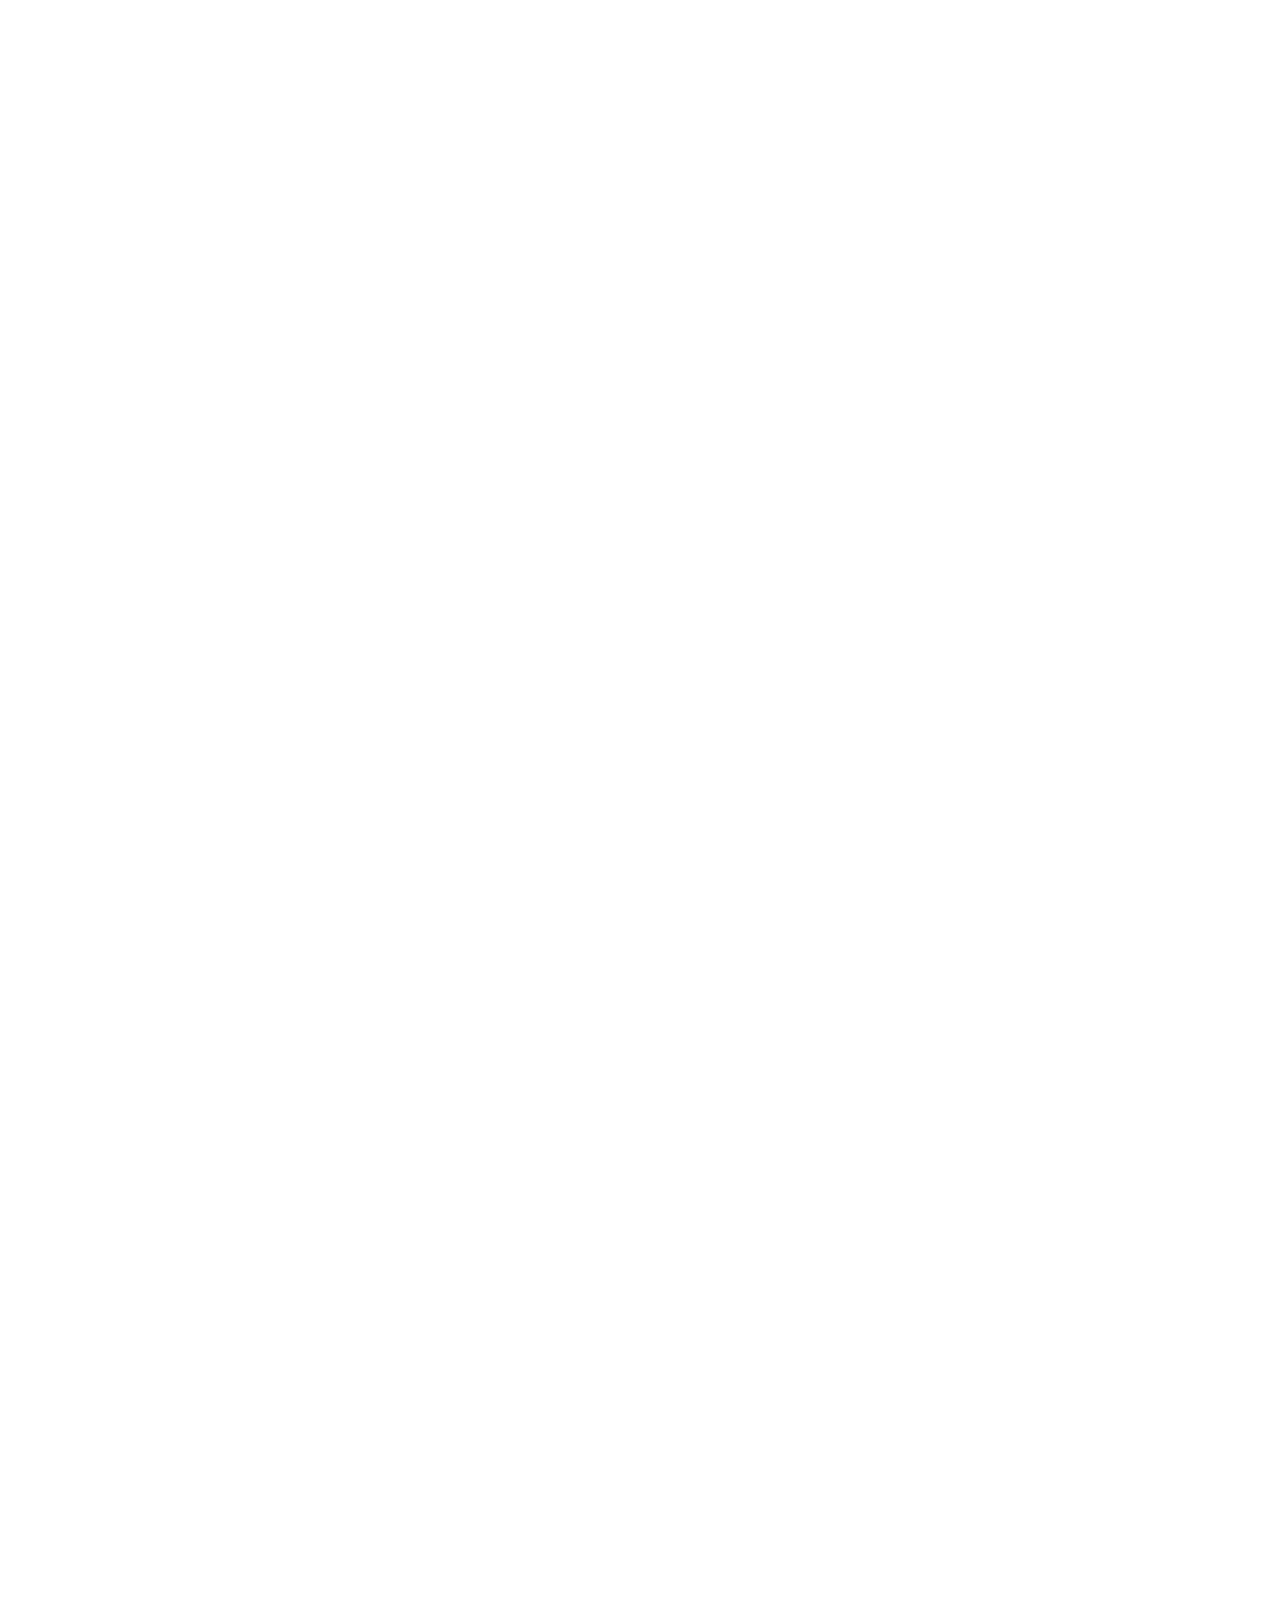
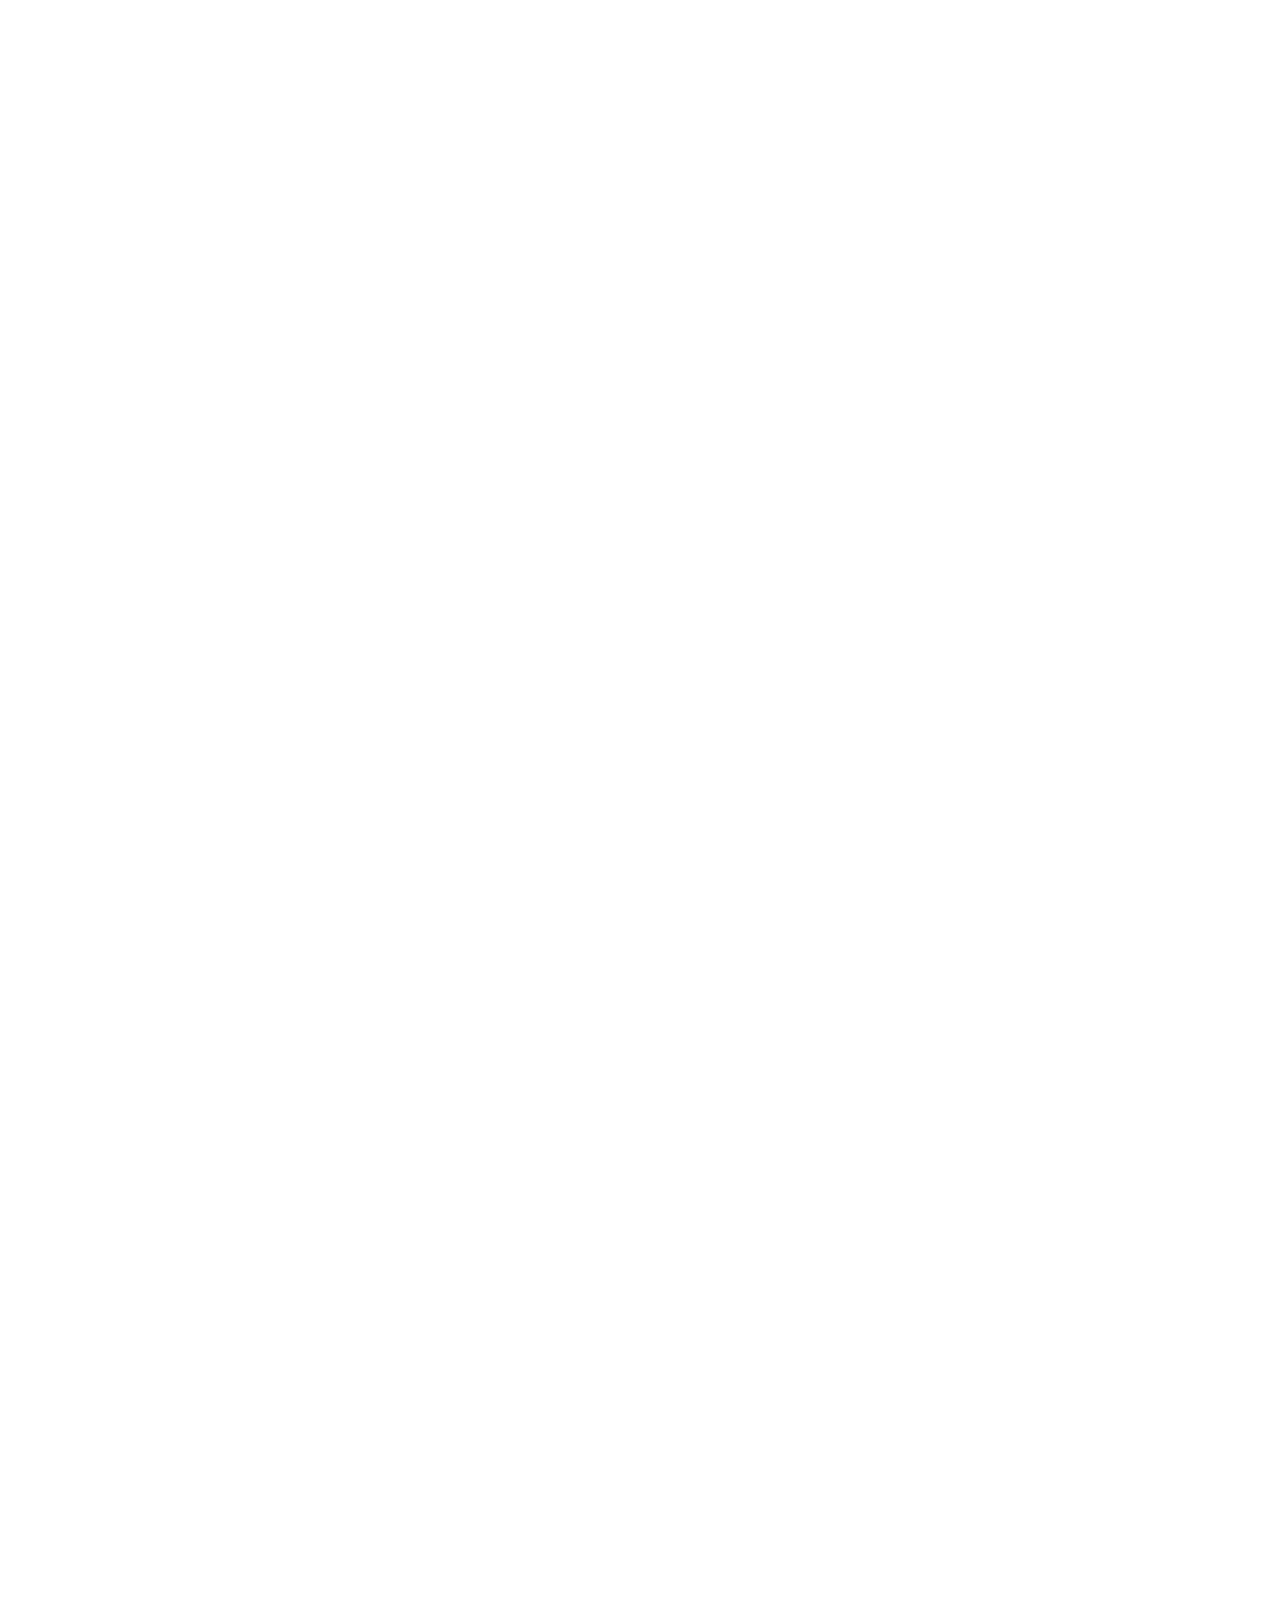
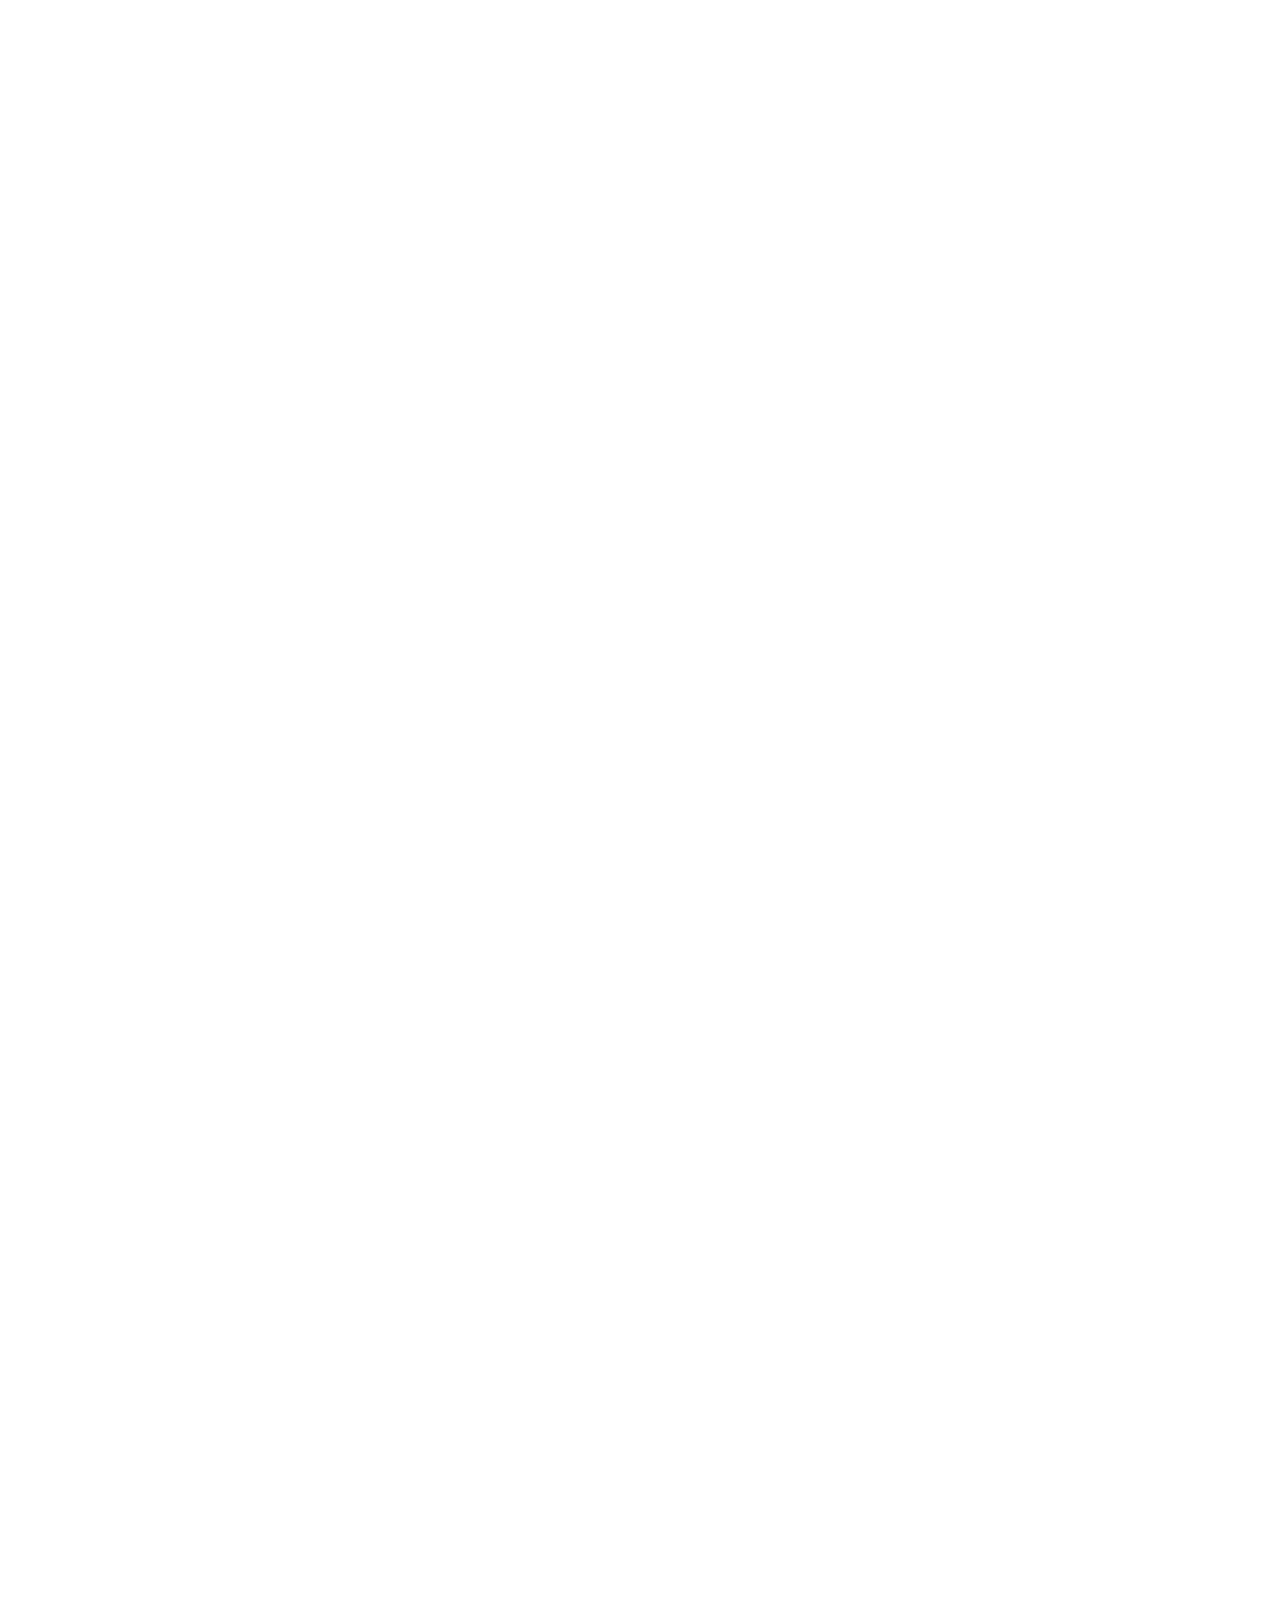
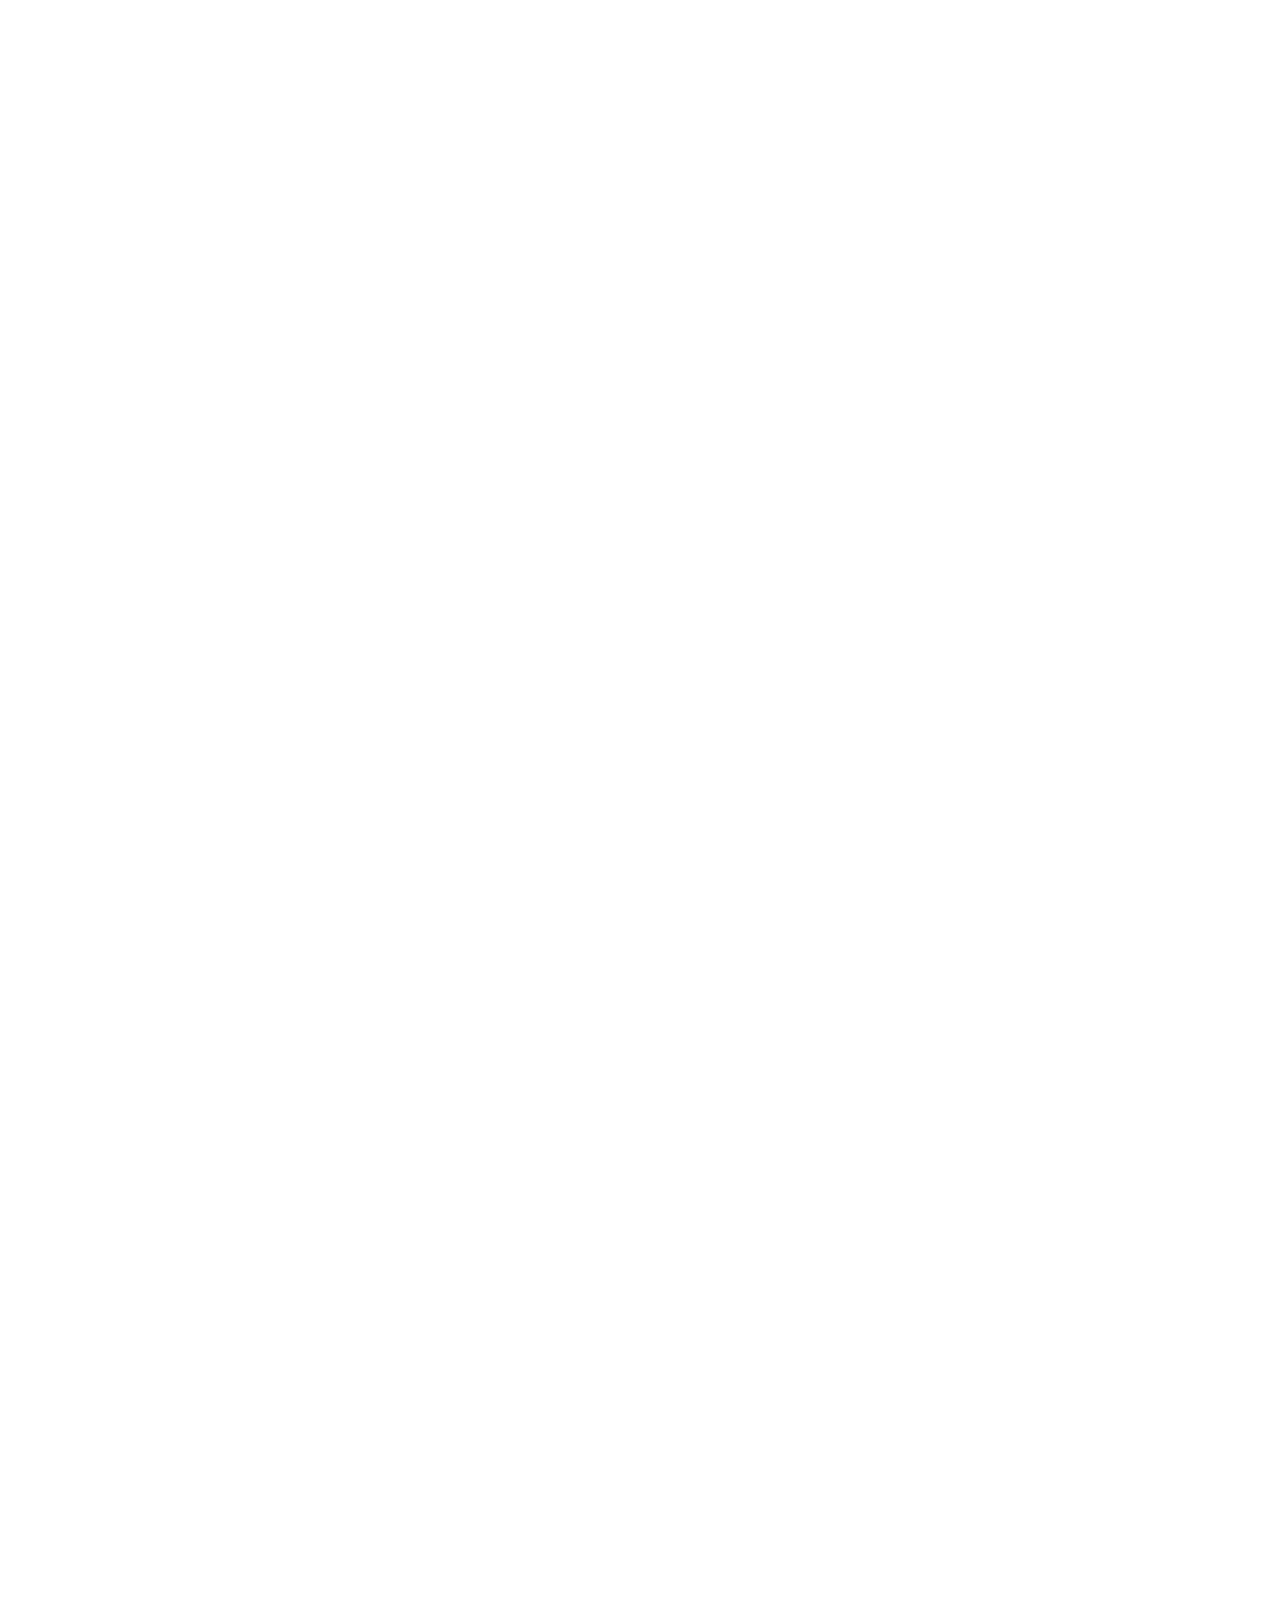
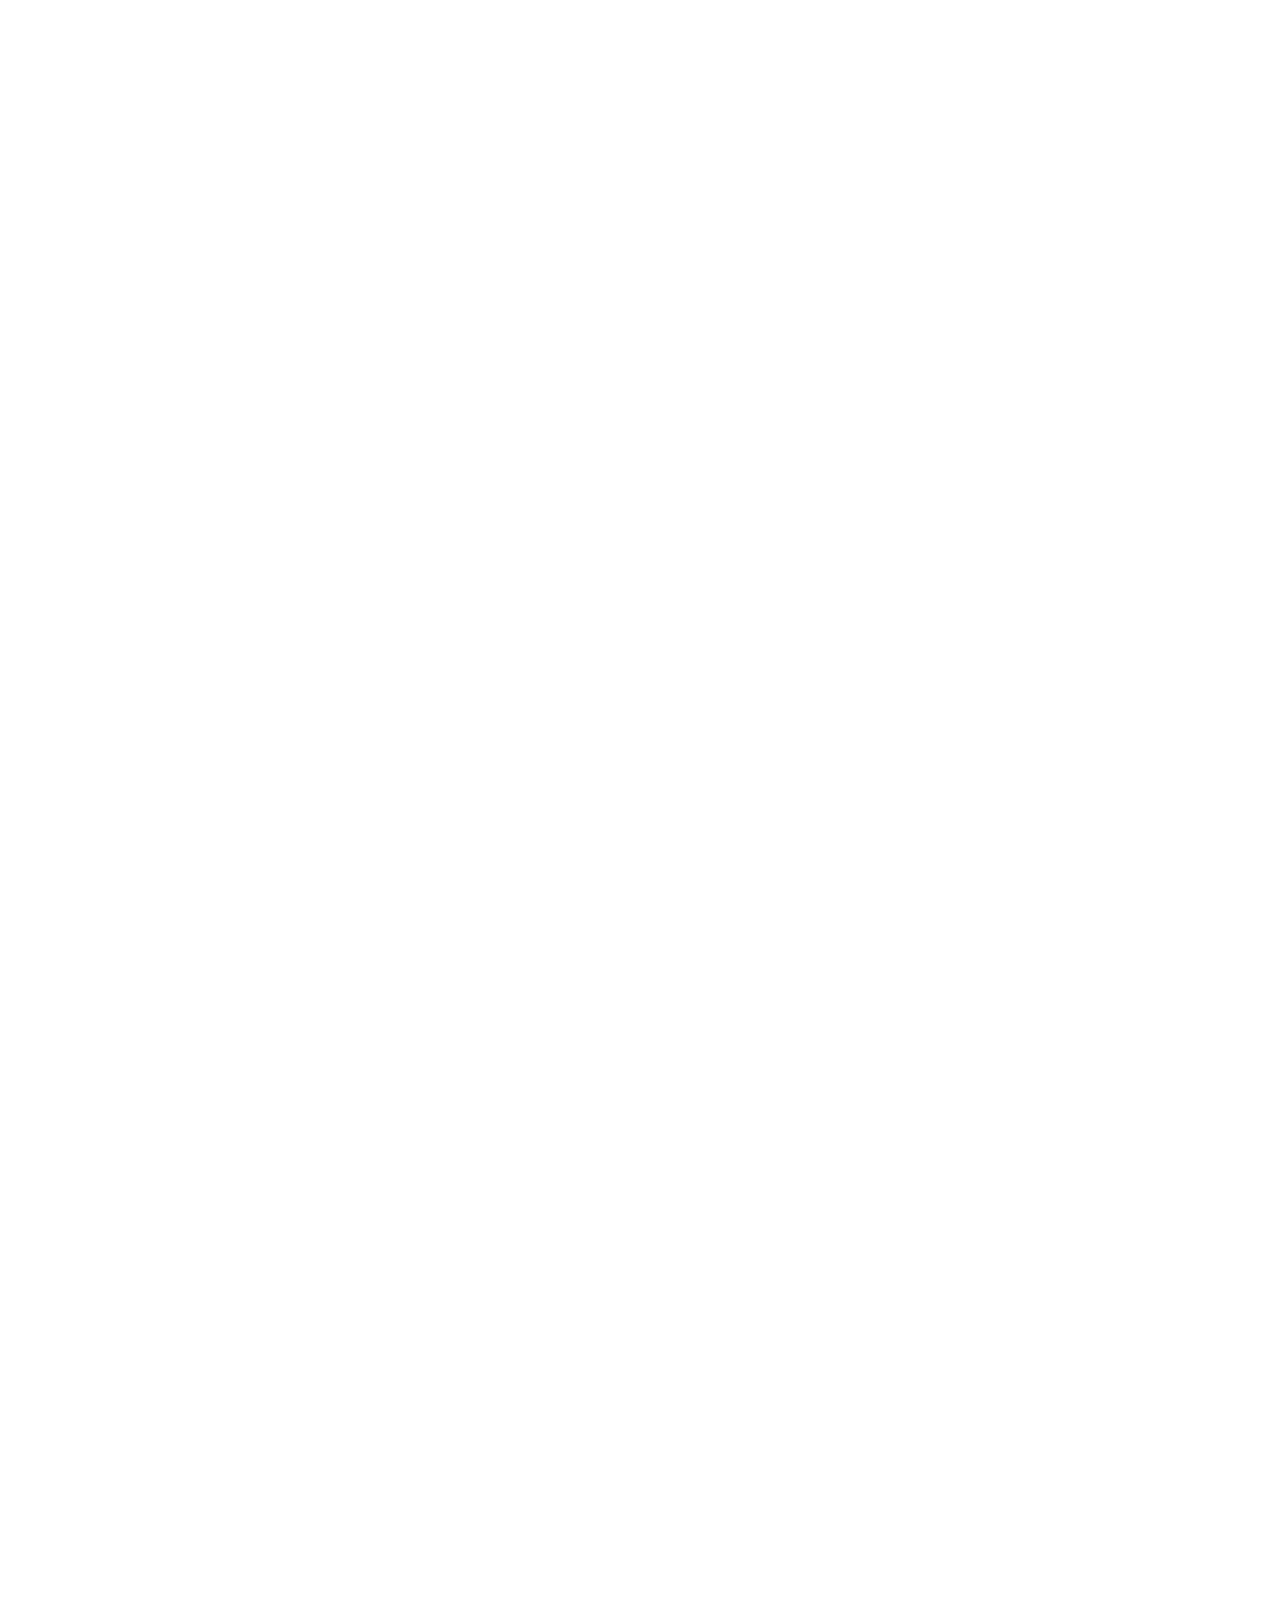
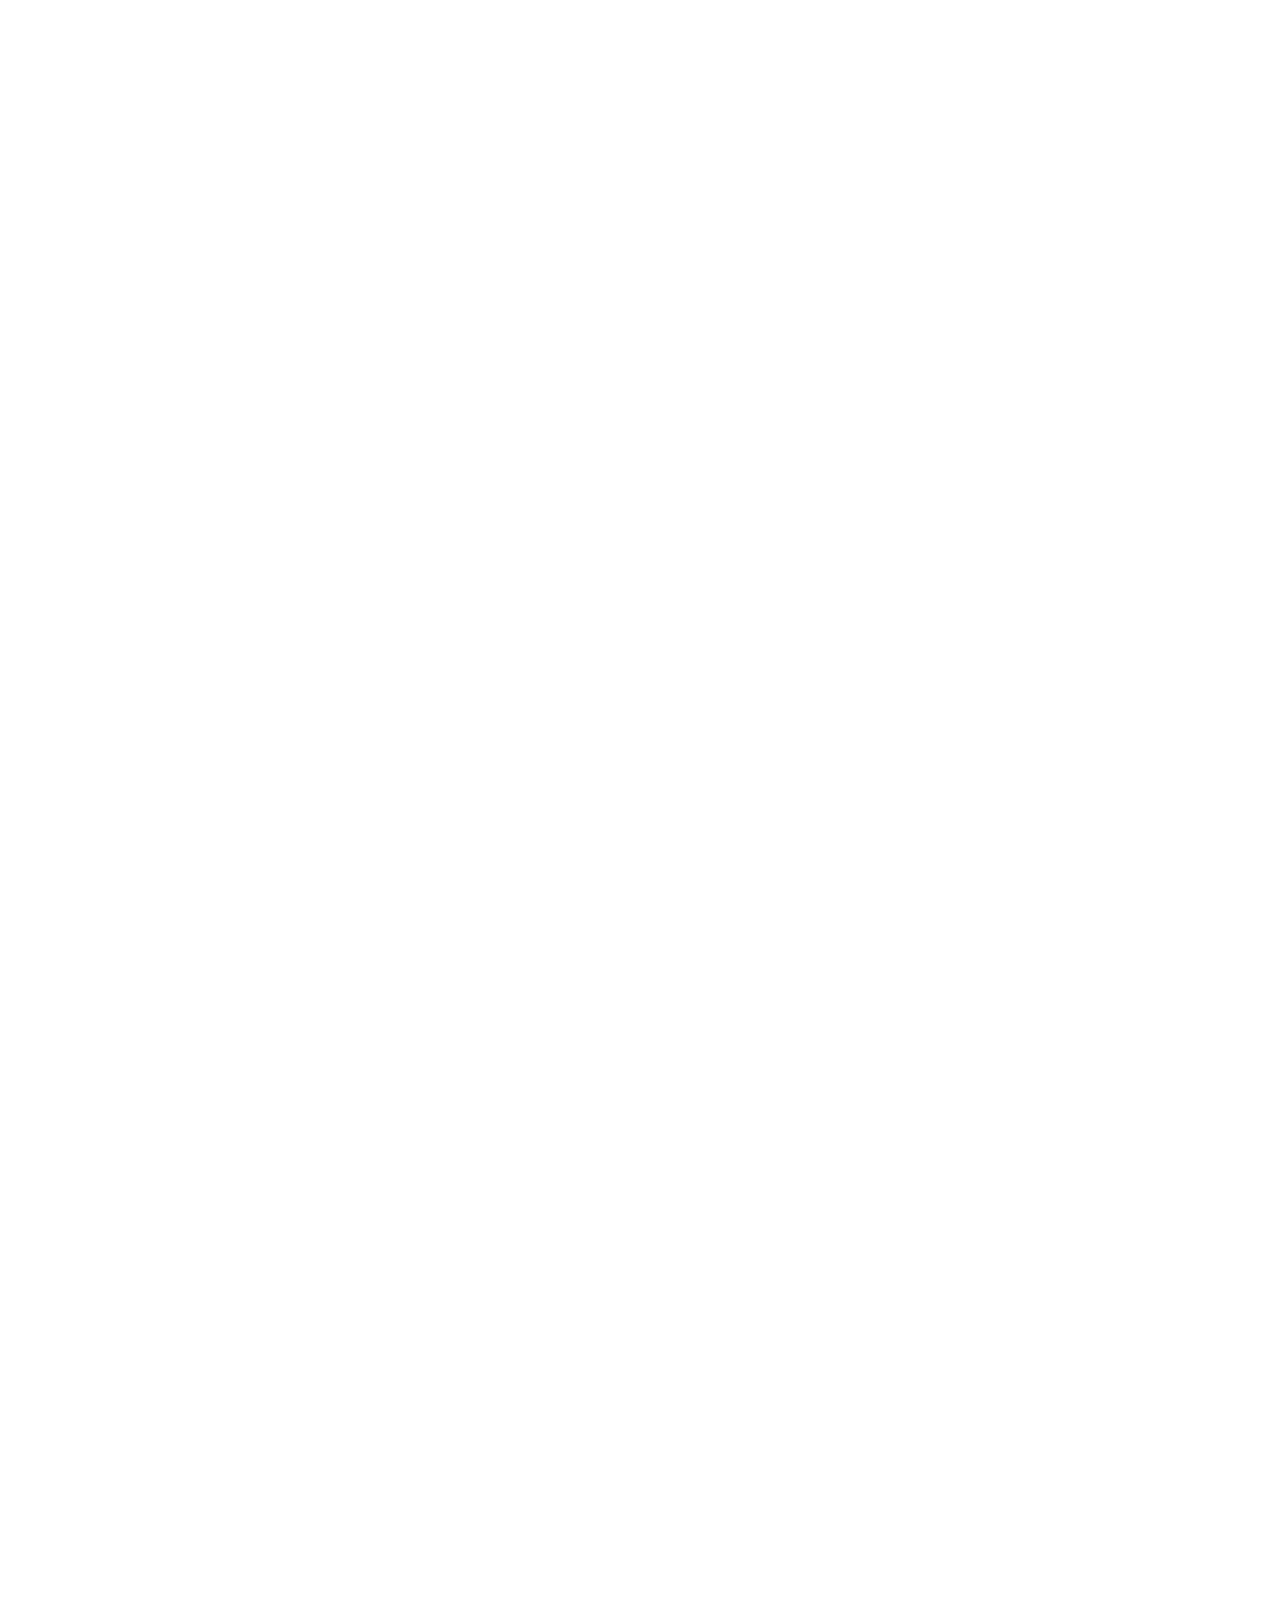
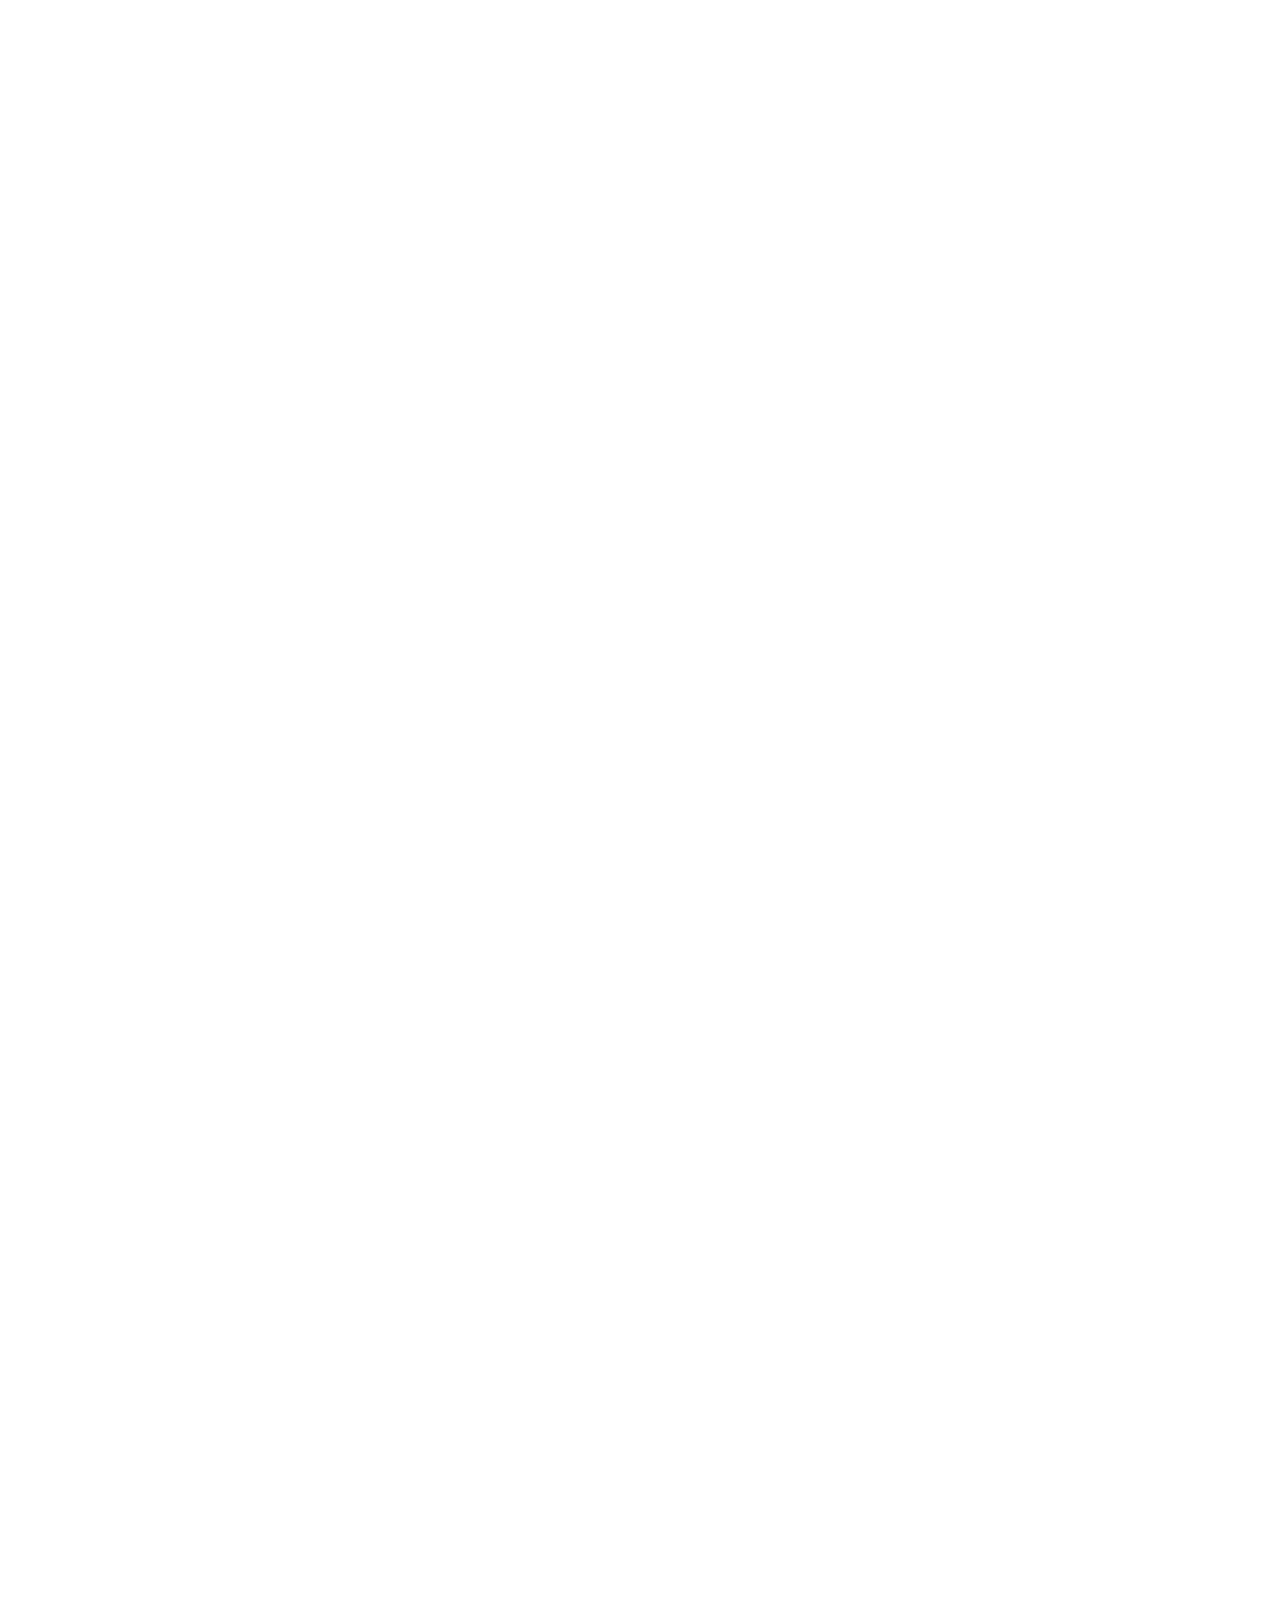
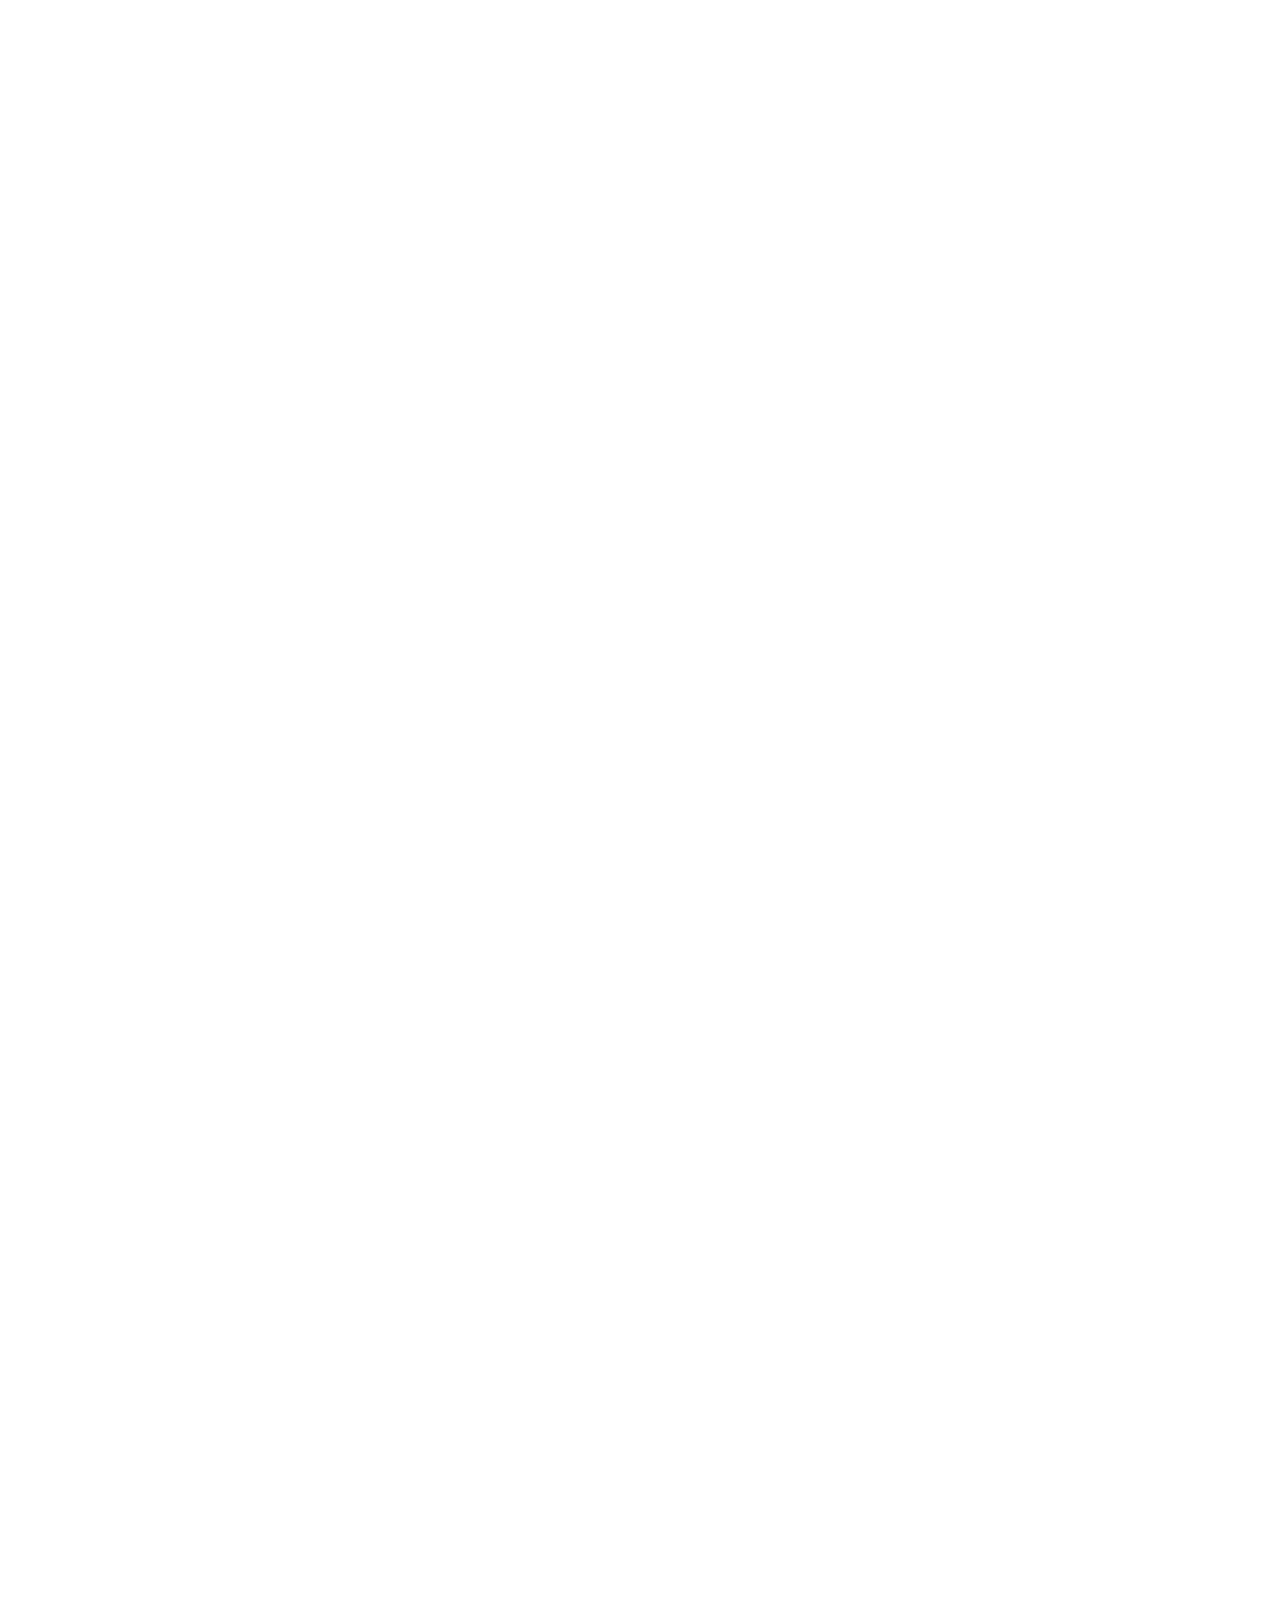
<file: portfolio.html>
<!DOCTYPE html>
<html lang="en">

<head>
    <meta charset="UTF-8">
    <meta name="description" content="">
    <meta http-equiv="X-UA-Compatible" content="IE=edge">
    <meta name="viewport" content="width=device-width, initial-scale=1, shrink-to-fit=no">
    <!-- The above 4 meta tags *must* come first in the head; any other head content must come *after* these tags -->

    <!-- Title  -->
    <title>Gooddiver Fishclass</title>

    <!-- Favicon  -->
    <link rel="icon" href="img/fishclass/gooddiver/favicon.ico">

    <!-- Style CSS -->
    <link rel="stylesheet" href="style.css">

</head>

<body>
    <!-- Preloader Start -->
    <div id="preloader">
        <div class="preload-content">
            <div id="sonar-load"></div>
        </div>
    </div>
    <!-- Preloader End -->

    <!-- Grids -->
    <div class="grids d-flex justify-content-between">
        <div class="grid1"></div>
        <div class="grid2"></div>
        <div class="grid3"></div>
        <div class="grid4"></div>
        <div class="grid5"></div>
        <div class="grid6"></div>
        <div class="grid7"></div>
        <div class="grid8"></div>
        <div class="grid9"></div>
    </div>

    <!-- ***** Main Menu Area Start ***** -->
    <div class="mainMenu d-flex align-items-center justify-content-between">
        <!-- Close Icon -->
        <div class="closeIcon">
            <i class="ti-close" aria-hidden="true"></i>
        </div>
        <!-- Logo Area -->
        <div class="logo-area">
            <a href="index.html">
                <img src="img/fishclass/gooddiver/logo_gd.png">
            </a>
        </div>
        <!-- Nav -->
        <div class="sonarNav">
            <nav>
                <ul>
                    <li class="nav-item active">
                        <a class="nav-link" href="index.html">Home</a>
                    </li>
                    <li class="nav-item">
                        <a class="nav-link" href="about-me.html">물고기반 소개</a>
                    </li>
                    <li class="nav-item">
                        <a class="nav-link" href="services.html">뉴스레터</a>
                    </li>
                    <li class="nav-item">
                        <a class="nav-link" href="portfolio.html">어류도감</a>
                    </li>
                </ul>
            </nav>
        </div>
        <!-- Copwrite Text -->
        <div class="copywrite-text">
            <p>
                Copyright &copy;
                <script>document.write(new Date().getFullYear());</script> All rights reserved
            </p>
        </div>
    </div>
    <!-- ***** Main Menu Area End ***** -->

    <!-- ***** Header Area Start ***** -->
    <header class="header-area">
        <div class="container-fluid">
            <div class="row">
                <div class="col-12">
                    <div class="menu-area d-flex justify-content-between">
                        <!-- Logo Area  -->
                        <div class="logo-area">
                            <a href="index.html">
                                <img src="img/fishclass/gooddiver/logo_gd.png">
                            </a>
                        </div>

                        <div class="menu-content-area d-flex align-items-center">
                            <!-- Header Social Area -->
                            <div class="header-social-area d-flex align-items-center">
                                <a href="#" data-toggle="tooltip" data-placement="bottom" title="Instagram"><i
                                        class="fa fa-instagram" aria-hidden="true"></i></a>
                                <a href="#" data-toggle="tooltip" data-placement="bottom" title="Facebook"><i
                                        class="fa fa-facebook" aria-hidden="true"></i></a>
                                <a href="#" data-toggle="tooltip" data-placement="bottom" title="Twitter"><i
                                        class="fa fa-twitter" aria-hidden="true"></i></a>
                            </div>
                            <!-- Menu Icon -->
                            <span class="navbar-toggler-icon" id="menuIcon"></span>
                        </div>
                    </div>
                </div>
            </div>
        </div>
    </header>
    <!-- ***** Header Area End ***** -->

    <!-- ***** Hero Area Start ***** -->
    <div class="hero-area d-flex align-items-center">
        <!-- Hero Thumbnail -->
        <div class="hero-thumbnail equalize bg-img" style="background-image: url(img/fishclass/aboutus/fishlist.jpg);">
        </div>

        <!-- Hero Content -->
        <div class="hero-content equalize">
            <div class="container-fluid h-100">
                <div class="row h-100 align-items-center justify-content-center" style="flex-direction:column">
                    <div class="col-12 col-md-8">
                        <div class="line"></div>
                        <h2>어류도감</h2>
                        <p>물고기반 다이버들이 직접 촬영한 사진과 관찰 정보를 검색해 보세요.</p>
                        <h4 style="color: #fff;">총 22목  80과 235종</h4>
                    </div>

                    <!-- searchbar --->
                    <div class="searchbar">
                        <input class="form-control" id="myInput" type="text" placeholder="입력하세요..">
                        <button type="submit" class="searchButton">
                            <i class="fa fa-search"></i>
                        </button>
                    </div>
                </div>
            </div>
        </div>


    </div>
    <!-- ***** Hero Area End ***** -->

    <!-- ****** Gallery Area Start ****** -->
    <section class="sonar-projects-area" id="projects">
        <div class="container-fluid">

        <!-- Portfolio Menu -->
        <div class="sonar-portfolio-menu">
            <div class="text-center portfolio-menu">
                <button class="btn active" data-filter="*">All</button>
                <button class="btn" data-filter=".gr_u1">가시돔과</button>
                <button class="btn" data-filter=".gr_w1">가시복과</button>
                <button class="btn" data-filter=".gr_v1">가자미과</button>
                <button class="btn" data-filter=".gr_u2">갈돔과</button>
                <button class="btn" data-filter=".gr_w2">거북복과</button>
                <button class="btn" data-filter=".gr_u3">게레치과</button>
                <button class="btn" data-filter=".gr_u4">게르치과</button>
                <button class="btn" data-filter=".gr_u5">고등어과</button>
                <button class="btn" data-filter=".gr_u6">깃대돔과</button>
                <button class="btn" data-filter=".gr_u7">꼬치고기과</button>
                <button class="btn" data-filter=".gr_t1">꼼치과</button>
                <button class="btn" data-filter=".gr_u8">나비고기과</button>
                <button class="btn" data-filter=".gr_v2">납서대과</button>
                <button class="btn" data-filter=".gr_u9">넙치과</button>
                <button class="btn" data-filter=".gr_u10">놀래기과</button>
                <button class="btn" data-filter=".gr_u11">다동가리과</button>
                <button class="btn" data-filter=".gr_q1">달고기과</button>
                <button class="btn" data-filter=".gr_s1">대치과</button>
                <button class="btn" data-filter=".gr_u46">도루묵과</button>
                <button class="btn" data-filter=".gr_u12">도미과</button>
                <button class="btn" data-filter=".gr_u13">독가시치과</button>
                <button class="btn" data-filter=".gr_i1">돌대구과</button>
                <button class="btn" data-filter=".gr_u14">돌돔과</button>
                <button class="btn" data-filter=".gr_u15">동갈돔과</button>
                <button class="btn" data-filter=".gr_o1">동갈치과</button>
                <button class="btn" data-filter=".gr_u16">돛양태과</button>
                <button class="btn" data-filter=".gr_t2">둑중개과</button>
                <button class="btn" data-filter=".gr_v3">둥글넙치과</button>
                <button class="btn" data-filter=".gr_u17">망둑어과</button>
                <button class="btn" data-filter=".gr_u18">망상어과</button>
                <button class="btn" data-filter=".gr_g1">매퉁이과</button>
                <button class="btn" data-filter=".gr_h1">매퉁이과</button>
                <button class="btn" data-filter=".gr_u19">먹도라치과</button>
                <button class="btn" data-filter=".gr_m1">물꽃치과</button>
                <button class="btn" data-filter=".gr_c1">바다뱀과</button>
                <button class="btn" data-filter=".gr_u20">바리과</button>
                <button class="btn" data-filter=".gr_u21">보리멸과</button>
                <button class="btn" data-filter=".gr_c2">붕장어과</button>
                <button class="btn" data-filter=".gr_u22">비늘베도라치과</button>
                <button class="btn" data-filter=".gr_u23">뿔돔과</button>
                <button class="btn" data-filter=".gr_l1">색줄멸과</button>
                <button class="btn" data-filter=".gr_u24">샛돔과</button>
                <button class="btn" data-filter=".gr_t3">성대과</button>
                <button class="btn" data-filter=".gr_k1">숭어과</button>
                <button class="btn" data-filter=".gr_r1">실고기과</button>
                <button class="btn" data-filter=".gr_u25">실꼬리돔과</button>
                <button class="btn" data-filter=".gr_f1">쏠종개과</button>
                <button class="btn" data-filter=".gr_j1">씬벵이과</button>
                <button class="btn" data-filter=".gr_u26">알롱잉어과</button>                       
                <button class="btn" data-filter=".gr_u27">양동미리과</button>
                <button class="btn" data-filter=".gr_t4">양볼락과</button>
                <button class="btn" data-filter=".gr_u28">양쥐돔과</button>
                <button class="btn" data-filter=".gr_t5">양태과</button>
                <button class="btn" data-filter=".gr_p1">얼게돔과</button>
                <button class="btn" data-filter=".gr_u29">육돈바리과</button>
                <button class="btn" data-filter=".gr_e1">잉어과</button>
                <button class="btn" data-filter=".gr_u30">자리돔과</button>
                <button class="btn" data-filter=".gr_u31">장갱이과</button>
                <button class="btn" data-filter=".gr_u32">전갱이과</button>
                <button class="btn" data-filter=".gr_a1">전기가오리과</button>
                <button class="btn" data-filter=".gr_u33">주걱치과</button>
                <button class="btn" data-filter=".gr_t6">쥐노래미과</button>
                <button class="btn" data-filter=".gr_w3">쥐치과</button>
                <button class="btn" data-filter=".gr_w4">쥐치복과</button>
                <button class="btn" data-filter=".gr_w5">참복과</button>
                <button class="btn" data-filter=".gr_p2">철갑둥어과</button>
                <button class="btn" data-filter=".gr_u34">청베도라치과</button>
                <button class="btn" data-filter=".gr_d1">청어과</button>
                <button class="btn" data-filter=".gr_u35">청줄돔과</button>
                <button class="btn" data-filter=".gr_u36">청황문절과</button>
                <button class="btn" data-filter=".gr_u37">촉수과</button>
                <button class="btn" data-filter=".gr_u38">퉁돔과</button>
                <button class="btn" data-filter=".gr_u39">파랑비늘돔과</button>
                <button class="btn" data-filter=".gr_u40">하스돔과</button>
                <button class="btn" data-filter=".gr_u41">학치과</button>
                <button class="btn" data-filter=".gr_b1">홍어과</button>
                <button class="btn" data-filter=".gr_u42">활치과</button>
                <button class="btn" data-filter=".gr_u43">황줄깜정이과</button>
                <button class="btn" data-filter=".gr_u44">황줄돔과</button>
                <button class="btn" data-filter=".gr_u45">황줄베도라치과</button>
                <button class="btn" data-filter=".gr_b2">흰가오리과</button>

            </div>
        </div>

            <div id="myDIV" class="mt-3">

                <div class="row sonar-portfolio">

                    <!-- Single gallery Item -->
                    <div class="col-12 col-sm-6 col-lg-3 single_gallery_item gr_a1 wow fadeInUpBig" data-wow-delay="300ms">
                        <a class="gallery-img" href="img/fishclass/gooddvierfish/gr_a1_1_1.jpg"><img
                                src="img/fishclass/gooddvierfish/gr_a1_1_1.jpg" alt="가오리"></a>
                        <!-- Gallery Content -->
                        <div class="gallery-content">
                            <h6>국명없음 전기가오리과</h6>
                            <h4>전기가오리</h4>
                            <!--
                            <div class="gallery-comment">
                                <h6>2023.03.01</h6>
                                <h6>작은한개창</h6>
                                <h6>15m</h6>
                                <h6>28도</h6>
                                <h6>자리돔반</h6>
                                <h6>홍길동</h6>
                            </div>
                            -->
                        </div>   
                    </div>

                    <!-- Single gallery Item -->
                    <div class="col-12 col-sm-6 col-lg-3 single_gallery_item gr_b1 wow fadeInUpBig" data-wow-delay="500ms">
                        <a class="gallery-img" href="img/fishclass/gooddvierfish/gr_b1_1_1.jpg"><img
                                src="img/fishclass/gooddvierfish/gr_b1_1_1.jpg" alt=""></a>
                        <!-- Gallery Content -->
                        <div class="gallery-content">
                            <h6>홍어목 홍어과</h6>
                            <h4>무늬홍어</h4>
                        </div>
                    </div>

                    <!-- Single gallery Item -->
                    <div class="col-12 col-sm-6 col-lg-3 single_gallery_item gr_b2 wow fadeInUpBig" data-wow-delay="700ms">
                        <a class="gallery-img" href="img/fishclass/gooddvierfish/gr_b2_1_1.jpg"><img
                                src="img/fishclass/gooddvierfish/gr_b2_1_1.jpg" alt=""></a>
                        <!-- Gallery Content -->
                        <div class="gallery-content">
                            <h6>국명없음 흰가오리과</h6>
                            <h4>흰가오리</h4> 
                        </div>
                    </div>

                    <!-- Single gallery Item -->
                    <div class="col-12 col-sm-6 col-lg-3 single_gallery_item gr_c1 wow fadeInUpBig" data-wow-delay="900ms">
                        <a class="gallery-img" href="img/fishclass/gooddvierfish/gr_c1_1_1.jpg"><img
                                src="img/fishclass/gooddvierfish/gr_c1_1_1.jpg" alt=""></a>
                        <!-- Gallery Content -->
                        <div class="gallery-content">
                            <h6>뱀장어목 바다뱀과</h6>
                            <h4>바다뱀</h4>
                        </div>
                    </div>

                    <!-- Single gallery Item -->
                    <div class="col-12 col-sm-6 col-lg-3 single_gallery_item gr_c1 wow fadeInUpBig" data-wow-delay="300ms">
                        <a class="gallery-img" href="img/fishclass/gooddvierfish/gr_c1_2_1.jpg"><img
                                src="img/fishclass/gooddvierfish/gr_c1_2_1.jpg" alt=""></a>
                        <!-- Gallery Content -->
                        <div class="gallery-content">
                            <h6>뱀장어목 바다뱀과</h6>
                            <h4>돛물뱀</h4>
                        </div>
                    </div>

                    <!-- Single gallery Item -->
                    <div class="col-12 col-sm-6 col-lg-3 single_gallery_item gr_c2 wow fadeInUpBig" data-wow-delay="500ms">
                        <a class="gallery-img" href="img/fishclass/gooddvierfish/gr_c2_1_1.jpg"><img
                                src="img/fishclass/gooddvierfish/gr_c2_1_1.jpg" alt=""></a>
                        <!-- Gallery Content -->
                        <div class="gallery-content">
                            <h6>뱀장어목 붕장어과</h6>
                            <h4>붕장어</h4>
                        </div>
                    </div>

                    <!-- Single gallery Item -->
                    <div class="col-12 col-sm-6 col-lg-3 single_gallery_item gr_d1 wow fadeInUpBig" data-wow-delay="700ms">
                        <a class="gallery-img" href="img/fishclass/gooddvierfish/gr_d1_1_1.jpg"><img
                                src="img/fishclass/gooddvierfish/gr_d1_1_1.jpg" alt=""></a>
                        <!-- Gallery Content -->
                        <div class="gallery-content">
                            <h6>청어목 청어과</h6>
                            <h4>샛줄멸</h4>
                        </div>
                    </div>

                    <!-- Single gallery Item -->
                    <div class="col-12 col-sm-6 col-lg-3 single_gallery_item gr_e1 wow fadeInUpBig" data-wow-delay="900ms">
                        <a class="gallery-img" href="img/fishclass/gooddvierfish/gr_e1_1_1.jpg"><img
                                src="img/fishclass/gooddvierfish/gr_e1_1_1.jpg" alt=""></a>
                        <!-- Gallery Content -->
                        <div class="gallery-content">
                            <h6>잉어목 잉어과</h6>
                            <h4>황어</h4>
                        </div>
                    </div>

                    <!-- Single gallery Item -->
                    <div class="col-12 col-sm-6 col-lg-3 single_gallery_item gr_f1 wow fadeInUpBig" data-wow-delay="300ms">
                        <a class="gallery-img" href="img/fishclass/gooddvierfish/gr_f1_1_1.jpg"><img
                                src="img/fishclass/gooddvierfish/gr_f1_1_1.jpg" alt=""></a>
                        <!-- Gallery Content -->
                        <div class="gallery-content">
                            <h6>메기목 쏠종개과</h6>
                            <h4>쏠종개</h4>
                        </div>
                    </div>

                    <!-- Single gallery Item -->
                    <div class="col-12 col-sm-6 col-lg-3 single_gallery_item gr_g1 wow fadeInUpBig" data-wow-delay="500ms">
                        <a class="gallery-img" href="img/fishclass/gooddvierfish/gr_g1_1_1.jpg"><img
                                src="img/fishclass/gooddvierfish/gr_g1_1_1.jpg" alt=""></a>
                        <!-- Gallery Content -->
                        <div class="gallery-content">
                            <h6>꽃동멸속 매퉁이과</h6>
                            <h4>꽃동멸</h4>
                        </div>
                    </div>

                    <!-- Single gallery Item -->
                    <div class="col-12 col-sm-6 col-lg-3 single_gallery_item gr_g1 wow fadeInUpBig" data-wow-delay="700ms">
                        <a class="gallery-img" href="img/fishclass/gooddvierfish/gr_g1_2_1.jpg"><img
                                src="img/fishclass/gooddvierfish/gr_g1_2_1.jpg" alt=""></a>
                        <!-- Gallery Content -->
                        <div class="gallery-content">
                            <h6>꽃동멸속 매퉁이과</h6>
                            <h4>주홍꽃동멸</h4>
                        </div>
                    </div>

                    <!-- Single gallery Item -->
                    <div class="col-12 col-sm-6 col-lg-3 single_gallery_item gr_g1 wow fadeInUpBig" data-wow-delay="900ms">
                        <a class="gallery-img" href="img/fishclass/gooddvierfish/gr_g1_3_1.jpg"><img
                                src="img/fishclass/gooddvierfish/gr_g1_3_1.jpg" alt=""></a>
                        <!-- Gallery Content -->
                        <div class="gallery-content">
                            <h6>홍메치목 매퉁이과</h6>
                            <h4>황매퉁이</h4>
                        </div>
                    </div>

                    <!-- Single gallery Item -->
                    <div class="col-12 col-sm-6 col-lg-3 single_gallery_item gr_g1 wow fadeInUpBig" data-wow-delay="300ms">
                        <a class="gallery-img" href="img/fishclass/gooddvierfish/gr_g1_4_1.jpg"><img
                                src="img/fishclass/gooddvierfish/gr_g1_4_1.jpg" alt=""></a>
                        <!-- Gallery Content -->
                        <div class="gallery-content">
                            <h6>가칭 매퉁이과</h6>
                            <h4>검은꼬리꽃동멸</h4>
                        </div>
                    </div>

                    <!-- Single gallery Item -->
                    <div class="col-12 col-sm-6 col-lg-3 single_gallery_item gr_g1 wow fadeInUpBig" data-wow-delay="500ms">
                        <a class="gallery-img" href="img/fishclass/gooddvierfish/gr_g1_5_1.jpg"><img
                                src="img/fishclass/gooddvierfish/gr_g1_5_1.jpg" alt=""></a>
                        <!-- Gallery Content -->
                        <div class="gallery-content">
                            <h6>가칭 매퉁이과</h6>
                            <h4>청줄모래꽃동멸</h4>
                        </div>
                    </div>

                    <!-- Single gallery Item -->
                    <div class="col-12 col-sm-6 col-lg-3 single_gallery_item gr_i1 wow fadeInUpBig" data-wow-delay="700ms">
                        <a class="gallery-img" href="img/fishclass/gooddvierfish/gr_i1_1_1.jpg"><img
                                src="img/fishclass/gooddvierfish/gr_i1_1_1.jpg" alt=""></a>
                        <!-- Gallery Content -->
                        <div class="gallery-content">
                            <h6>대구목 돌대구과</h6>
                            <h4>놀락민태</h4>
                        </div>
                    </div>

                    <!-- Single gallery Item -->
                    <div class="col-12 col-sm-6 col-lg-3 single_gallery_item gr_j1 wow fadeInUpBig" data-wow-delay="900ms">
                        <a class="gallery-img" href="img/fishclass/gooddvierfish/gr_j1_1_1.jpg"><img
                                src="img/fishclass/gooddvierfish/gr_j1_1_1.jpg" alt=""></a>
                        <!-- Gallery Content -->
                        <div class="gallery-content">
                            <h6>아귀목 씬벵이과</h6>
                            <h4>씬벵이</h4>
                        </div>
                    </div>

                    <!-- Single gallery Item -->
                    <div class="col-12 col-sm-6 col-lg-3 single_gallery_item gr_j1 wow fadeInUpBig" data-wow-delay="300ms">
                        <a class="gallery-img" href="img/fishclass/gooddvierfish/gr_j1_1_2.jpg"><img
                                src="img/fishclass/gooddvierfish/gr_j1_1_2.jpg" alt=""></a>
                        <!-- Gallery Content -->
                        <div class="gallery-content">
                            <h6>아귀목 씬벵이과</h6>
                            <h4>씬벵이</h4>
                        </div>
                    </div>

                    <!-- Single gallery Item -->
                    <div class="col-12 col-sm-6 col-lg-3 single_gallery_item gr_j1 wow fadeInUpBig" data-wow-delay="500ms">
                        <a class="gallery-img" href="img/fishclass/gooddvierfish/gr_j1_1_3.jpg"><img
                                src="img/fishclass/gooddvierfish/gr_j1_1_3.jpg" alt=""></a>
                        <!-- Gallery Content -->
                        <div class="gallery-content">
                            <h6>아귀목 씬벵이과</h6>
                            <h4>씬벵이</h4>
                        </div>
                    </div>

                    <!-- Single gallery Item -->
                    <div class="col-12 col-sm-6 col-lg-3 single_gallery_item gr_k1 wow fadeInUpBig" data-wow-delay="700ms">
                        <a class="gallery-img" href="img/fishclass/gooddvierfish/gr_k1_1_1.jpg"><img
                                src="img/fishclass/gooddvierfish/gr_k1_1_1.jpg" alt=""></a>
                        <!-- Gallery Content -->
                        <div class="gallery-content">
                            <h6>숭어목 숭어과</h6>
                            <h4>숭어</h4>
                        </div>
                    </div>

                    <!-- Single gallery Item -->
                    <div class="col-12 col-sm-6 col-lg-3 single_gallery_item gr_l1 wow fadeInUpBig" data-wow-delay="900ms">
                        <a class="gallery-img" href="img/fishclass/gooddvierfish/gr_l1_1_1.jpg"><img
                                src="img/fishclass/gooddvierfish/gr_l1_1_1.jpg" alt=""></a>
                        <!-- Gallery Content -->
                        <div class="gallery-content">
                            <h6>색줄멸목 색줄멸과</h6>
                            <h4>은줄멸</h4>
                        </div>
                    </div>

                    <!-- Single gallery Item -->
                    <div class="col-12 col-sm-6 col-lg-3 single_gallery_item gr_m1 wow fadeInUpBig" data-wow-delay="300ms">
                        <a class="gallery-img" href="img/fishclass/gooddvierfish/gr_m1_1_1.jpg"><img
                                src="img/fishclass/gooddvierfish/gr_m1_1_1.jpg" alt=""></a>
                        <!-- Gallery Content -->
                        <div class="gallery-content">
                            <h6>물꽃치목 물꽃치과</h6>
                            <h4>물꽃치</h4>
                        </div>
                    </div>

                    <!-- Single gallery Item -->
                    <div class="col-12 col-sm-6 col-lg-3 single_gallery_item gr_o1 wow fadeInUpBig" data-wow-delay="500ms">
                        <a class="gallery-img" href="img/fishclass/gooddvierfish/gr_o1_1_1.jpg"><img
                                src="img/fishclass/gooddvierfish/gr_o1_1_1.jpg" alt=""></a>
                        <!-- Gallery Content -->
                        <div class="gallery-content">
                            <h6>동갈치목 동갈치과</h6>
                            <h4>동갈치</h4>
                        </div>
                    </div>

                    <!-- Single gallery Item -->
                    <div class="col-12 col-sm-6 col-lg-3 single_gallery_item gr_p2 wow fadeInUpBig" data-wow-delay="700ms">
                        <a class="gallery-img" href="img/fishclass/gooddvierfish/gr_p2_1_1.jpg"><img
                                src="img/fishclass/gooddvierfish/gr_p2_1_1.jpg" alt=""></a>
                        <!-- Gallery Content -->
                        <div class="gallery-content">
                            <h6>금눈돔목 철갑둥어과</h6>
                            <h4>철갑둥어</h4>
                        </div>
                    </div>

                    <!-- Single gallery Item -->
                    <div class="col-12 col-sm-6 col-lg-3 single_gallery_item gr_p1 wow fadeInUpBig" data-wow-delay="900ms">
                        <a class="gallery-img" href="img/fishclass/gooddvierfish/gr_p1_1_1.jpg"><img
                                src="img/fishclass/gooddvierfish/gr_p1_1_1.jpg" alt=""></a>
                        <!-- Gallery Content -->
                        <div class="gallery-content">
                            <h6>금눈돔목 얼게돔과</h6>
                            <h4>적투어</h4>
                        </div>
                    </div>

                    <!-- Single gallery Item -->
                    <div class="col-12 col-sm-6 col-lg-3 single_gallery_item gr_q1 wow fadeInUpBig" data-wow-delay="300ms">
                        <a class="gallery-img" href="img/fishclass/gooddvierfish/gr_q1_1_1.jpg"><img
                                src="img/fishclass/gooddvierfish/gr_q1_1_1.jpg" alt=""></a>
                        <!-- Gallery Content -->
                        <div class="gallery-content">
                            <h6>달고기목 달고기과</h6>
                            <h4>달고기</h4>
                        </div>
                    </div>

                    <!-- Single gallery Item -->
                    <div class="col-12 col-sm-6 col-lg-3 single_gallery_item gr_r1 wow fadeInUpBig" data-wow-delay="500ms">
                        <a class="gallery-img" href="img/fishclass/gooddvierfish/gr_r1_1_1.jpg"><img
                                src="img/fishclass/gooddvierfish/gr_r1_1_1.jpg" alt=""></a>
                        <!-- Gallery Content -->
                        <div class="gallery-content">
                            <h6>실고기목 실고기과</h6>
                            <h4>띠거물가시치</h4>
                        </div>
                    </div>

                    <!-- Single gallery Item -->
                    <div class="col-12 col-sm-6 col-lg-3 single_gallery_item gr_r1 wow fadeInUpBig" data-wow-delay="700ms">
                        <a class="gallery-img" href="img/fishclass/gooddvierfish/gr_r1_2_1.jpg"><img
                                src="img/fishclass/gooddvierfish/gr_r1_2_1.jpg" alt=""></a>
                        <!-- Gallery Content -->
                        <div class="gallery-content">
                            <h6>실고기목 실고기과</h6>
                            <h4>해마</h4>
                        </div>
                    </div>

                    <!-- Single gallery Item -->
                    <div class="col-12 col-sm-6 col-lg-3 single_gallery_item gr_r1 wow fadeInUpBig" data-wow-delay="900ms">
                        <a class="gallery-img" href="img/fishclass/gooddvierfish/gr_r1_3_1.jpg"><img
                                src="img/fishclass/gooddvierfish/gr_r1_3_1.jpg" alt=""></a>
                        <!-- Gallery Content -->
                        <div class="gallery-content">
                            <h6>실고기목 실고기과</h6>
                            <h4>복해마</h4>
                        </div>
                    </div>

                    <!-- Single gallery Item -->
                    <div class="col-12 col-sm-6 col-lg-3 single_gallery_item gr_r1 wow fadeInUpBig" data-wow-delay="300ms">
                        <a class="gallery-img" href="img/fishclass/gooddvierfish/gr_r1_4_1.jpg"><img
                                src="img/fishclass/gooddvierfish/gr_r1_4_1.jpg" alt=""></a>
                        <!-- Gallery Content -->
                        <div class="gallery-content">
                            <h6>실고기목 실고기과</h6>
                            <h4>부채꼬리실고기</h4>
                        </div>
                    </div>

                    <!-- Single gallery Item -->
                    <div class="col-12 col-sm-6 col-lg-3 single_gallery_item gr_s1 wow fadeInUpBig" data-wow-delay="500ms">
                        <a class="gallery-img" href="img/fishclass/gooddvierfish/gr_s1_1_1.jpg"><img
                                src="img/fishclass/gooddvierfish/gr_s1_1_1.jpg" alt=""></a>
                        <!-- Gallery Content -->
                        <div class="gallery-content">
                            <h6>큰가기고기목 대치과</h6>
                            <h4>청대치</h4>
                        </div>
                    </div>

                    <!-- Single gallery Item -->
                    <div class="col-12 col-sm-6 col-lg-3 single_gallery_item gr_s1 wow fadeInUpBig" data-wow-delay="700ms">
                        <a class="gallery-img" href="img/fishclass/gooddvierfish/gr_s1_2_1.jpg"><img
                                src="img/fishclass/gooddvierfish/gr_s1_2_1.jpg" alt=""></a>
                        <!-- Gallery Content -->
                        <div class="gallery-content">
                            <h6>큰가기고기목 대치과</h6>
                            <h4>홍대치</h4>
                        </div>
                    </div>

                    <!-- Single gallery Item -->
                    <div class="col-12 col-sm-6 col-lg-3 single_gallery_item gr_t1 wow fadeInUpBig" data-wow-delay="900ms">
                        <a class="gallery-img" href="img/fishclass/gooddvierfish/gr_t1_1_1.jpg"><img
                                src="img/fishclass/gooddvierfish/gr_t1_1_1.jpg" alt=""></a>
                        <!-- Gallery Content -->
                        <div class="gallery-content">
                            <h6>쏨뱅이목 꼼치과</h6>
                            <h4>꼼치</h4>
                        </div>
                    </div>

                    <!-- Single gallery Item -->
                    <div class="col-12 col-sm-6 col-lg-3 single_gallery_item gr_t4 wow fadeInUpBig" data-wow-delay="300ms">
                        <a class="gallery-img" href="img/fishclass/gooddvierfish/gr_t4_1_1.jpg"><img
                                src="img/fishclass/gooddvierfish/gr_t4_1_1.jpg" alt=""></a>
                        <!-- Gallery Content -->
                        <div class="gallery-content">
                            <h6>쏨뱅이목 양볼락과</h6>
                            <h4>미역치</h4>
                        </div>
                    </div>

                    <!-- Single gallery Item -->
                    <div class="col-12 col-sm-6 col-lg-3 single_gallery_item gr_t4 wow fadeInUpBig" data-wow-delay="500ms">
                        <a class="gallery-img" href="img/fishclass/gooddvierfish/gr_t4_2_1.jpg"><img
                                src="img/fishclass/gooddvierfish/gr_t4_2_1.jpg" alt=""></a>
                        <!-- Gallery Content -->
                        <div class="gallery-content">
                            <h6>쏨뱅이목 양볼락과</h6>
                            <h4>쑤기미</h4>
                        </div>
                    </div>

                    <!-- Single gallery Item -->
                    <div class="col-12 col-sm-6 col-lg-3 single_gallery_item gr_t4 wow fadeInUpBig" data-wow-delay="700ms">
                        <a class="gallery-img" href="img/fishclass/gooddvierfish/gr_t4_3_1.jpg"><img
                                src="img/fishclass/gooddvierfish/gr_t4_3_1.jpg" alt=""></a>
                        <!-- Gallery Content -->
                        <div class="gallery-content">
                            <h6>쏨뱅이목 양볼락과</h6>
                            <h4>쏠배감펭</h4>
                        </div>
                    </div>

                    <!-- Single gallery Item -->
                    <div class="col-12 col-sm-6 col-lg-3 single_gallery_item gr_t4 wow fadeInUpBig" data-wow-delay="900ms">
                        <a class="gallery-img" href="img/fishclass/gooddvierfish/gr_t4_3_2.jpg"><img
                                src="img/fishclass/gooddvierfish/gr_t4_3_2.jpg" alt=""></a>
                        <!-- Gallery Content -->
                        <div class="gallery-content">
                            <h6>쏨뱅이목 양볼락과</h6>
                            <h4>쏠배감펭</h4>
                        </div>
                    </div>

                    <!-- Single gallery Item -->
                    <div class="col-12 col-sm-6 col-lg-3 single_gallery_item gr_t4 wow fadeInUpBig" data-wow-delay="300ms">
                        <a class="gallery-img" href="img/fishclass/gooddvierfish/gr_t4_4_1.jpg"><img
                                src="img/fishclass/gooddvierfish/gr_t4_4_1.jpg" alt=""></a>
                        <!-- Gallery Content -->
                        <div class="gallery-content">
                            <h6>쏨뱅이목 양볼락과</h6>
                            <h4>쭈굴감펭</h4>
                        </div>
                    </div>

                    <!-- Single gallery Item -->
                    <div class="col-12 col-sm-6 col-lg-3 single_gallery_item gr_t4 wow fadeInUpBig" data-wow-delay="500ms">
                        <a class="gallery-img" href="img/fishclass/gooddvierfish/gr_t4_4_2.jpg"><img
                                src="img/fishclass/gooddvierfish/gr_t4_4_2.jpg" alt=""></a>
                        <!-- Gallery Content -->
                        <div class="gallery-content">
                            <h6>쏨뱅이목 양볼락과</h6>
                            <h4>쭈굴감펭</h4>
                        </div>
                    </div>

                    <!-- Single gallery Item -->
                    <div class="col-12 col-sm-6 col-lg-3 single_gallery_item gr_t4 wow fadeInUpBig" data-wow-delay="700ms">
                        <a class="gallery-img" href="img/fishclass/gooddvierfish/gr_t4_5_1.jpg"><img
                                src="img/fishclass/gooddvierfish/gr_t4_5_1.jpg" alt=""></a>
                        <!-- Gallery Content -->
                        <div class="gallery-content">
                            <h6>쏨뱅이목 양볼락과</h6>
                            <h4>점감펭</h4>
                        </div>
                    </div>

                    <!-- Single gallery Item -->
                    <div class="col-12 col-sm-6 col-lg-3 single_gallery_item gr_t4 wow fadeInUpBig" data-wow-delay="900ms">
                        <a class="gallery-img" href="img/fishclass/gooddvierfish/gr_t4_6_1.jpg"><img
                                src="img/fishclass/gooddvierfish/gr_t4_6_1.jpg" alt=""></a>
                        <!-- Gallery Content -->
                        <div class="gallery-content">
                            <h6>쏨뱅이목 양볼락과</h6>
                            <h4>쑥감펭</h4>
                        </div>
                    </div>

                    <!-- Single gallery Item -->
                    <div class="col-12 col-sm-6 col-lg-3 single_gallery_item gr_t4 wow fadeInUpBig" data-wow-delay="300ms">
                        <a class="gallery-img" href="img/fishclass/gooddvierfish/gr_t4_7_1.jpg"><img
                                src="img/fishclass/gooddvierfish/gr_t4_7_1.jpg" alt=""></a>
                        <!-- Gallery Content -->
                        <div class="gallery-content">
                            <h6>쏨뱅이목 양볼락과</h6>
                            <h4>볼락</h4>
                        </div>
                    </div>

                    <!-- Single gallery Item -->
                    <div class="col-12 col-sm-6 col-lg-3 single_gallery_item gr_t4 wow fadeInUpBig" data-wow-delay="500ms">
                        <a class="gallery-img" href="img/fishclass/gooddvierfish/gr_t4_7_2.jpg"><img
                                src="img/fishclass/gooddvierfish/gr_t4_7_2.jpg" alt=""></a>
                        <!-- Gallery Content -->
                        <div class="gallery-content">
                            <h6>쏨뱅이목 양볼락과</h6>
                            <h4>볼락</h4>
                        </div>
                    </div>

                    <!-- Single gallery Item -->
                    <div class="col-12 col-sm-6 col-lg-3 single_gallery_item gr_t4 wow fadeInUpBig" data-wow-delay="700ms">
                        <a class="gallery-img" href="img/fishclass/gooddvierfish/gr_t4_8_1.jpg"><img
                                src="img/fishclass/gooddvierfish/gr_t4_8_1.jpg" alt=""></a>
                        <!-- Gallery Content -->
                        <div class="gallery-content">
                            <h6>쏨뱅이목 양볼락과</h6>
                            <h4>도화볼락</h4>
                        </div>
                    </div>

                    <!-- Single gallery Item -->
                    <div class="col-12 col-sm-6 col-lg-3 single_gallery_item gr_t4 wow fadeInUpBig" data-wow-delay="900ms">
                        <a class="gallery-img" href="img/fishclass/gooddvierfish/gr_t4_9_1.jpg"><img
                                src="img/fishclass/gooddvierfish/gr_t4_9_1.jpg" alt=""></a>
                        <!-- Gallery Content -->
                        <div class="gallery-content">
                            <h6>쏨뱅이목 양볼락과</h6>
                            <h4>개볼락</h4>
                        </div>
                    </div>

                    <!-- Single gallery Item -->
                    <div class="col-12 col-sm-6 col-lg-3 single_gallery_item gr_t4 wow fadeInUpBig" data-wow-delay="300ms">
                        <a class="gallery-img" href="img/fishclass/gooddvierfish/gr_t4_9_2.jpg"><img
                                src="img/fishclass/gooddvierfish/gr_t4_9_2.jpg" alt=""></a>
                        <!-- Gallery Content -->
                        <div class="gallery-content">
                            <h6>쏨뱅이목 양볼락과</h6>
                            <h4>개볼락</h4>
                        </div>
                    </div>

                    <!-- Single gallery Item -->
                    <div class="col-12 col-sm-6 col-lg-3 single_gallery_item gr_t4 wow fadeInUpBig" data-wow-delay="500ms">
                        <a class="gallery-img" href="img/fishclass/gooddvierfish/gr_t4_10_1.jpg"><img
                                src="img/fishclass/gooddvierfish/gr_t4_10_1.jpg" alt=""></a>
                        <!-- Gallery Content -->
                        <div class="gallery-content">
                            <h6>쏨뱅이목 양볼락과</h6>
                            <h4>황점개볼락</h4>
                        </div>
                    </div>

                    <!-- Single gallery Item -->
                    <div class="col-12 col-sm-6 col-lg-3 single_gallery_item gr_t4 wow fadeInUpBig" data-wow-delay="700ms">
                        <a class="gallery-img" href="img/fishclass/gooddvierfish/gr_t4_11_1.jpg"><img
                                src="img/fishclass/gooddvierfish/gr_t4_11_1.jpg" alt=""></a>
                        <!-- Gallery Content -->
                        <div class="gallery-content">
                            <h6>쏨뱅이목 양볼락과</h6>
                            <h4>조피볼락</h4>
                        </div>
                    </div>

                    <!-- Single gallery Item -->
                    <div class="col-12 col-sm-6 col-lg-3 single_gallery_item gr_t4 wow fadeInUpBig" data-wow-delay="900ms">
                        <a class="gallery-img" href="img/fishclass/gooddvierfish/gr_t4_12_1.jpg"><img
                                src="img/fishclass/gooddvierfish/gr_t4_12_1.jpg" alt=""></a>
                        <!-- Gallery Content -->
                        <div class="gallery-content">
                            <h6>쏨뱅이목 양볼락과</h6>
                            <h4>불볼락</h4>
                        </div>
                    </div>

                    <!-- Single gallery Item -->
                    <div class="col-12 col-sm-6 col-lg-3 single_gallery_item gr_t4 wow fadeInUpBig" data-wow-delay="300ms">
                        <a class="gallery-img" href="img/fishclass/gooddvierfish/gr_t4_13_1.jpg"><img
                                src="img/fishclass/gooddvierfish/gr_t4_13_1.jpg" alt=""></a>
                        <!-- Gallery Content -->
                        <div class="gallery-content">
                            <h6>쏨뱅이목 양볼락과</h6>
                            <h4>띠볼락</h4>
                        </div>
                    </div>

                    <!-- Single gallery Item -->
                    <div class="col-12 col-sm-6 col-lg-3 single_gallery_item gr_t4 wow fadeInUpBig" data-wow-delay="500ms">
                        <a class="gallery-img" href="img/fishclass/gooddvierfish/gr_t4_14_1.jpg"><img
                                src="img/fishclass/gooddvierfish/gr_t4_14_1.jpg" alt=""></a>
                        <!-- Gallery Content -->
                        <div class="gallery-content">
                            <h6>쏨뱅이목 양볼락과</h6>
                            <h4>흰꼬리볼락</h4>
                        </div>
                    </div>

                    <!-- Single gallery Item -->
                    <div class="col-12 col-sm-6 col-lg-3 single_gallery_item gr_t4 wow fadeInUpBig" data-wow-delay="700ms">
                        <a class="gallery-img" href="img/fishclass/gooddvierfish/gr_t4_15_1.jpg"><img
                                src="img/fishclass/gooddvierfish/gr_t4_15_1.jpg" alt=""></a>
                        <!-- Gallery Content -->
                        <div class="gallery-content">
                            <h6>쏨뱅이목 양볼락과</h6>
                            <h4>쏨뱅이</h4>
                        </div>
                    </div>

                    <!-- Single gallery Item -->
                    <div class="col-12 col-sm-6 col-lg-3 single_gallery_item gr_t4 wow fadeInUpBig" data-wow-delay="900ms">
                        <a class="gallery-img" href="img/fishclass/gooddvierfish/gr_t4_16_1.jpg"><img
                                src="img/fishclass/gooddvierfish/gr_t4_16_1.jpg" alt=""></a>
                        <!-- Gallery Content -->
                        <div class="gallery-content">
                            <h6>쏨뱅이목 양볼락과</h6>
                            <h4>쏠치우럭</h4>
                        </div>
                    </div>

                    <!-- Single gallery Item -->
                    <div class="col-12 col-sm-6 col-lg-3 single_gallery_item gr_t4 wow fadeInUpBig" data-wow-delay="300ms">
                        <a class="gallery-img" href="img/fishclass/gooddvierfish/gr_t4_16_2.jpg"><img
                                src="img/fishclass/gooddvierfish/gr_t4_16_2.jpg" alt=""></a>
                        <!-- Gallery Content -->
                        <div class="gallery-content">
                            <h6>쏨뱅이목 양볼락과</h6>
                            <h4>쏠치우럭</h4>
                        </div>
                    </div>

                    <!-- Single gallery Item -->
                    <div class="col-12 col-sm-6 col-lg-3 single_gallery_item gr_t4 wow fadeInUpBig" data-wow-delay="500ms">
                        <a class="gallery-img" href="img/fishclass/gooddvierfish/gr_t4_17_1.jpg"><img
                                src="img/fishclass/gooddvierfish/gr_t4_17_1.jpg" alt=""></a>
                        <!-- Gallery Content -->
                        <div class="gallery-content">
                            <h6>쏨뱅이목 양볼락과</h6>
                            <h4>점쏠배감펭</h4>
                        </div>
                    </div>

                    <!-- Single gallery Item -->
                    <div class="col-12 col-sm-6 col-lg-3 single_gallery_item gr_t4 wow fadeInUpBig" data-wow-delay="700ms">
                        <a class="gallery-img" href="img/fishclass/gooddvierfish/gr_t4_18_1.jpg"><img
                                src="img/fishclass/gooddvierfish/gr_t4_18_1.jpg" alt=""></a>
                        <!-- Gallery Content -->
                        <div class="gallery-content">
                            <h6>쏨뱅이목 양볼락과</h6>
                            <h4>주홍감펭</h4>
                        </div>
                    </div>

                    <!-- Single gallery Item -->
                    <div class="col-12 col-sm-6 col-lg-3 single_gallery_item gr_t3 wow fadeInUpBig" data-wow-delay="900ms">
                        <a class="gallery-img" href="img/fishclass/gooddvierfish/gr_t3_1_1.jpg"><img
                                src="img/fishclass/gooddvierfish/gr_t3_1_1.jpg" alt=""></a>
                        <!-- Gallery Content -->
                        <div class="gallery-content">
                            <h6>쏨뱅이목 성대과</h6>
                            <h4>성대</h4>
                        </div>
                    </div>

                    <!-- Single gallery Item -->
                    <div class="col-12 col-sm-6 col-lg-3 single_gallery_item gr_t5 wow fadeInUpBig" data-wow-delay="300ms">
                        <a class="gallery-img" href="img/fishclass/gooddvierfish/gr_t5_1_1.jpg"><img
                                src="img/fishclass/gooddvierfish/gr_t5_1_1.jpg" alt=""></a>
                        <!-- Gallery Content -->
                        <div class="gallery-content">
                            <h6>쏨뱅이목 양태과</h6>
                            <h4>양태 </h4>
                        </div>
                    </div>

                    <!-- Single gallery Item -->
                    <div class="col-12 col-sm-6 col-lg-3 single_gallery_item gr_t5 wow fadeInUpBig" data-wow-delay="500ms">
                        <a class="gallery-img" href="img/fishclass/gooddvierfish/gr_t5_2_1.jpg"><img
                                src="img/fishclass/gooddvierfish/gr_t5_2_1.jpg" alt=""></a>
                        <!-- Gallery Content -->
                        <div class="gallery-content">
                            <h6>쏨뱅이목 양태과</h6>
                            <h4>봉오리양태 </h4>
                        </div>
                    </div>

                    <!-- Single gallery Item -->
                    <div class="col-12 col-sm-6 col-lg-3 single_gallery_item gr_t5 wow fadeInUpBig" data-wow-delay="700ms">
                        <a class="gallery-img" href="img/fishclass/gooddvierfish/gr_t5_3_1.jpg"><img
                                src="img/fishclass/gooddvierfish/gr_t5_3_1.jpg" alt=""></a>
                        <!-- Gallery Content -->
                        <div class="gallery-content">
                            <h6>쏨뱅이목 양태과</h6>
                            <h4>비늘양태</h4>
                        </div>
                    </div>

                    <!-- Single gallery Item -->
                    <div class="col-12 col-sm-6 col-lg-3 single_gallery_item gr_t6 wow fadeInUpBig" data-wow-delay="900ms">
                        <a class="gallery-img" href="img/fishclass/gooddvierfish/gr_t6_1_1.jpg"><img
                                src="img/fishclass/gooddvierfish/gr_t6_1_1.jpg" alt=""></a>
                        <!-- Gallery Content -->
                        <div class="gallery-content">
                            <h6>쏨뱅이목 쥐노래미과</h6>
                            <h4>노래미</h4>
                        </div>
                    </div>

                    <!-- Single gallery Item -->
                    <div class="col-12 col-sm-6 col-lg-3 single_gallery_item gr_t6 wow fadeInUpBig" data-wow-delay="300ms">
                        <a class="gallery-img" href="img/fishclass/gooddvierfish/gr_t6_2_1.jpg"><img
                                src="img/fishclass/gooddvierfish/gr_t6_2_1.jpg" alt=""></a>
                        <!-- Gallery Content -->
                        <div class="gallery-content">
                            <h6>쏨뱅이목 쥐노래미과</h6>
                            <h4>쥐노래미</h4>
                        </div>
                    </div>

                    <!-- Single gallery Item -->
                    <div class="col-12 col-sm-6 col-lg-3 single_gallery_item gr_t2 wow fadeInUpBig" data-wow-delay="500ms">
                        <a class="gallery-img" href="img/fishclass/gooddvierfish/gr_t2_1_1.jpg"><img
                                src="img/fishclass/gooddvierfish/gr_t2_1_1.jpg" alt=""></a>
                        <!-- Gallery Content -->
                        <div class="gallery-content">
                            <h6>쏨뱅이목 둑중개과</h6>
                            <h4>띠좀횟대</h4>
                        </div>
                    </div>

                    <!-- Single gallery Item -->
                    <div class="col-12 col-sm-6 col-lg-3 single_gallery_item gr_t2 wow fadeInUpBig" data-wow-delay="700ms">
                        <a class="gallery-img" href="img/fishclass/gooddvierfish/gr_t2_2_1.jpg"><img
                                src="img/fishclass/gooddvierfish/gr_t2_2_1.jpg" alt=""></a>
                        <!-- Gallery Content -->
                        <div class="gallery-content">
                            <h6>쏨뱅이목 둑중개과</h6>
                            <h4>빨간횟대</h4>
                        </div>
                    </div>

                    <!-- Single gallery Item -->
                    <div class="col-12 col-sm-6 col-lg-3 single_gallery_item gr_t2 wow fadeInUpBig" data-wow-delay="900ms">
                        <a class="gallery-img" href="img/fishclass/gooddvierfish/gr_t2_3_1.jpg"><img
                                src="img/fishclass/gooddvierfish/gr_t2_3_1.jpg" alt=""></a>
                        <!-- Gallery Content -->
                        <div class="gallery-content">
                            <h6>쏨뱅이목 둑중개과</h6>
                            <h4>알롱횟대</h4>
                        </div>
                    </div>

                    <!-- Single gallery Item -->
                    <div class="col-12 col-sm-6 col-lg-3 single_gallery_item gr_t2 wow fadeInUpBig" data-wow-delay="300ms">
                        <a class="gallery-img" href="img/fishclass/gooddvierfish/gr_t2_4_1.jpg"><img
                                src="img/fishclass/gooddvierfish/gr_t2_4_1.jpg" alt=""></a>
                        <!-- Gallery Content -->
                        <div class="gallery-content">
                            <h6>쏨뱅이목 둑중개과</h6>
                            <h4>가시망둑</h4>
                        </div>
                    </div>

                    <!-- Single gallery Item -->
                    <div class="col-12 col-sm-6 col-lg-3 single_gallery_item gr_t2 wow fadeInUpBig" data-wow-delay="500ms">
                        <a class="gallery-img" href="img/fishclass/gooddvierfish/gr_t2_5_1.jpg"><img
                                src="img/fishclass/gooddvierfish/gr_t2_5_1.jpg" alt=""></a>
                        <!-- Gallery Content -->
                        <div class="gallery-content">
                            <h6>쏨뱅이목 둑중개과</h6>
                            <h4>돌팍망둑</h4>
                        </div>
                    </div>

                    <!-- Single gallery Item -->
                    <div class="col-12 col-sm-6 col-lg-3 single_gallery_item gr_t2 wow fadeInUpBig" data-wow-delay="700ms">
                        <a class="gallery-img" href="img/fishclass/gooddvierfish/gr_t2_6_1.jpg"><img
                                src="img/fishclass/gooddvierfish/gr_t2_6_1.jpg" alt=""></a>
                        <!-- Gallery Content -->
                        <div class="gallery-content">
                            <h6>쏨뱅이목 둑중개과</h6>
                            <h4>창치</h4>
                        </div>
                    </div>

                    <!-- Single gallery Item -->
                    <div class="col-12 col-sm-6 col-lg-3 single_gallery_item gr_u20 wow fadeInUpBig" data-wow-delay="900ms">
                        <a class="gallery-img" href="img/fishclass/gooddvierfish/gr_u20_1_1.jpg"><img
                                src="img/fishclass/gooddvierfish/gr_u20_1_1.jpg" alt=""></a>
                        <!-- Gallery Content -->
                        <div class="gallery-content">
                            <h6>농어목 바리과</h6>
                            <h4>자바리</h4>
                        </div>
                    </div>

                    <!-- Single gallery Item -->
                    <div class="col-12 col-sm-6 col-lg-3 single_gallery_item gr_u20 wow fadeInUpBig" data-wow-delay="300ms">
                        <a class="gallery-img" href="img/fishclass/gooddvierfish/gr_u20_2_1.jpg"><img
                                src="img/fishclass/gooddvierfish/gr_u20_2_1.jpg" alt=""></a>
                        <!-- Gallery Content -->
                        <div class="gallery-content">
                            <h6>농어목 바리과</h6>
                            <h4>구실우럭</h4>
                        </div>
                    </div>

                    <!-- Single gallery Item -->
                    <div class="col-12 col-sm-6 col-lg-3 single_gallery_item gr_u20 wow fadeInUpBig" data-wow-delay="500ms">
                        <a class="gallery-img" href="img/fishclass/gooddvierfish/gr_u20_3_1.jpg"><img
                                src="img/fishclass/gooddvierfish/gr_u20_3_1.jpg" alt=""></a>
                        <!-- Gallery Content -->
                        <div class="gallery-content">
                            <h6>농어목 바리과</h6>
                            <h4>능성어</h4>
                        </div>
                    </div>

                    <!-- Single gallery Item -->
                    <div class="col-12 col-sm-6 col-lg-3 single_gallery_item gr_u20 wow fadeInUpBig" data-wow-delay="700ms">
                        <a class="gallery-img" href="img/fishclass/gooddvierfish/gr_u20_4_1.jpg"><img
                                src="img/fishclass/gooddvierfish/gr_u20_4_1.jpg" alt=""></a>
                        <!-- Gallery Content -->
                        <div class="gallery-content">
                            <h6>농어목 바리과</h6>
                            <h4>금강바리 암컷</h4>
                        </div>
                    </div>

                    <!-- Single gallery Item -->
                    <div class="col-12 col-sm-6 col-lg-3 single_gallery_item gr_u20 wow fadeInUpBig" data-wow-delay="900ms">
                        <a class="gallery-img" href="img/fishclass/gooddvierfish/gr_u20_4_2.jpg"><img
                                src="img/fishclass/gooddvierfish/gr_u20_4_2.jpg" alt=""></a>
                        <!-- Gallery Content -->
                        <div class="gallery-content">
                            <h6>농어목 바리과</h6>
                            <h4>금강바리 수컷</h4>
                        </div>
                    </div>

                    <!-- Single gallery Item -->
                    <div class="col-12 col-sm-6 col-lg-3 single_gallery_item gr_u20 wow fadeInUpBig" data-wow-delay="300ms">
                        <a class="gallery-img" href="img/fishclass/gooddvierfish/gr_u20_5_1.jpg"><img
                                src="img/fishclass/gooddvierfish/gr_u20_5_1.jpg" alt=""></a>
                        <!-- Gallery Content -->
                        <div class="gallery-content">
                            <h6>농어목 바리과</h6>
                            <h4>두줄벤자리</h4>
                        </div>
                    </div>

                    <!-- Single gallery Item -->
                    <div class="col-12 col-sm-6 col-lg-3 single_gallery_item gr_u20 wow fadeInUpBig" data-wow-delay="500ms">
                        <a class="gallery-img" href="img/fishclass/gooddvierfish/gr_u20_6_1.jpg"><img
                                src="img/fishclass/gooddvierfish/gr_u20_6_1.jpg" alt=""></a>
                        <!-- Gallery Content -->
                        <div class="gallery-content">
                            <h6>농어목 바리과</h6>
                            <h4>붉바리</h4>
                        </div>
                    </div>

                    <!-- Single gallery Item -->
                    <div class="col-12 col-sm-6 col-lg-3 single_gallery_item gr_u20 wow fadeInUpBig" data-wow-delay="700ms">
                        <a class="gallery-img" href="img/fishclass/gooddvierfish/gr_u20_7_1.jpg"><img
                                src="img/fishclass/gooddvierfish/gr_u20_7_1.jpg" alt=""></a>
                        <!-- Gallery Content -->
                        <div class="gallery-content">
                            <h6>농어목 바리과</h6>
                            <h4>장미돔</h4>
                        </div>
                    </div>

                    <!-- Single gallery Item -->
                    <div class="col-12 col-sm-6 col-lg-3 single_gallery_item gr_u29 wow fadeInUpBig" data-wow-delay="900ms">
                        <a class="gallery-img" href="img/fishclass/gooddvierfish/gr_u29_1_1.jpg"><img
                                src="img/fishclass/gooddvierfish/gr_u29_1_1.jpg" alt=""></a>
                        <!-- Gallery Content -->
                        <div class="gallery-content">
                            <h6>농어목 육돈바리과</h6>
                            <h4>육돈바리</h4>
                        </div>
                    </div>

                    <!-- Single gallery Item -->
                    <div class="col-12 col-sm-6 col-lg-3 single_gallery_item gr_u23 wow fadeInUpBig" data-wow-delay="300ms">
                        <a class="gallery-img" href="img/fishclass/gooddvierfish/gr_u23_1_1.jpg"><img
                                src="img/fishclass/gooddvierfish/gr_u23_1_1.jpg" alt=""></a>
                        <!-- Gallery Content -->
                        <div class="gallery-content">
                            <h6>농어목 뿔돔과</h6>
                            <h4>홍치</h4>
                        </div>
                    </div>

                    <!-- Single gallery Item -->
                    <div class="col-12 col-sm-6 col-lg-3 single_gallery_item gr_u15 wow fadeInUpBig" data-wow-delay="500ms">
                        <a class="gallery-img" href="img/fishclass/gooddvierfish/gr_u15_1_1.jpg"><img
                                src="img/fishclass/gooddvierfish/gr_u15_1_1.jpg" alt=""></a>
                        <!-- Gallery Content -->
                        <div class="gallery-content">
                            <h6>농어목 동갈돔과</h6>
                            <h4>금줄얼게비늘</h4>
                        </div>
                    </div>

                    <!-- Single gallery Item -->
                    <div class="col-12 col-sm-6 col-lg-3 single_gallery_item gr_u15 wow fadeInUpBig" data-wow-delay="700ms">
                        <a class="gallery-img" href="img/fishclass/gooddvierfish/gr_u15_2_1.jpg"><img
                                src="img/fishclass/gooddvierfish/gr_u15_2_1.jpg" alt=""></a>
                        <!-- Gallery Content -->
                        <div class="gallery-content">
                            <h6>농어목 동갈돔과</h6>
                            <h4>세줄얼게비늘</h4>
                        </div>
                    </div>

                    <!-- Single gallery Item -->
                    <div class="col-12 col-sm-6 col-lg-3 single_gallery_item gr_u15 wow fadeInUpBig" data-wow-delay="900ms">
                        <a class="gallery-img" href="img/fishclass/gooddvierfish/gr_u15_3_1.jpg"><img
                                src="img/fishclass/gooddvierfish/gr_u15_3_1.jpg" alt=""></a>
                        <!-- Gallery Content -->
                        <div class="gallery-content">
                            <h6>농어목 동갈돔과</h6>
                            <h4>점동갈돔</h4>
                        </div>
                    </div>

                    <!-- Single gallery Item -->
                    <div class="col-12 col-sm-6 col-lg-3 single_gallery_item gr_u15 wow fadeInUpBig" data-wow-delay="300ms">
                        <a class="gallery-img" href="img/fishclass/gooddvierfish/gr_u15_4_1.jpg"><img
                                src="img/fishclass/gooddvierfish/gr_u15_4_1.jpg" alt=""></a>
                        <!-- Gallery Content -->
                        <div class="gallery-content">
                            <h6>농어목 동갈돔과</h6>
                            <h4>줄도화돔</h4>
                        </div>
                    </div>

                    <!-- Single gallery Item -->
                    <div class="col-12 col-sm-6 col-lg-3 single_gallery_item gr_u15 wow fadeInUpBig" data-wow-delay="500ms">
                        <a class="gallery-img" href="img/fishclass/gooddvierfish/gr_u15_5_1.jpg"><img
                                src="img/fishclass/gooddvierfish/gr_u15_5_1.jpg" alt=""></a>
                        <!-- Gallery Content -->
                        <div class="gallery-content">
                            <h6>농어목 동갈돔과</h6>
                            <h4>줄동갈돔</h4>
                        </div>
                    </div>

                    <!-- Single gallery Item -->
                    <div class="col-12 col-sm-6 col-lg-3 single_gallery_item gr_u15 wow fadeInUpBig" data-wow-delay="700ms">
                        <a class="gallery-img" href="img/fishclass/gooddvierfish/gr_u15_6_1.jpg"><img
                                src="img/fishclass/gooddvierfish/gr_u15_6_1.jpg" alt=""></a>
                        <!-- Gallery Content -->
                        <div class="gallery-content">
                            <h6>농어목 동갈돔과</h6>
                            <h4>진홍얼게비늘</h4>
                        </div>
                    </div>

                    <!-- Single gallery Item -->
                    <div class="col-12 col-sm-6 col-lg-3 single_gallery_item gr_u21 wow fadeInUpBig" data-wow-delay="900ms">
                        <a class="gallery-img" href="img/fishclass/gooddvierfish/gr_u21_1_1.jpg"><img
                                src="img/fishclass/gooddvierfish/gr_u21_1_1.jpg" alt=""></a>
                        <!-- Gallery Content -->
                        <div class="gallery-content">
                            <h6>농어목 보리멸과</h6>
                            <h4>청보리멸</h4>
                        </div>
                    </div>

                    <!-- Single gallery Item -->
                    <div class="col-12 col-sm-6 col-lg-3 single_gallery_item gr_u4 wow fadeInUpBig" data-wow-delay="300ms">
                        <a class="gallery-img" href="img/fishclass/gooddvierfish/gr_u4_1_1.jpg"><img
                                src="img/fishclass/gooddvierfish/gr_u4_1_1.jpg" alt=""></a>
                        <!-- Gallery Content -->
                        <div class="gallery-content">
                            <h6>농어목 게르치과</h6>
                            <h4>게르치</h4>
                        </div>
                    </div>

                    <!-- Single gallery Item -->
                    <div class="col-12 col-sm-6 col-lg-3 single_gallery_item gr_u32 wow fadeInUpBig" data-wow-delay="500ms">
                        <a class="gallery-img" href="img/fishclass/gooddvierfish/gr_u32_1_1.jpg"><img
                                src="img/fishclass/gooddvierfish/gr_u32_1_1.jpg" alt=""></a>
                        <!-- Gallery Content -->
                        <div class="gallery-content">
                            <h6>농어목 전갱이과</h6>
                            <h4>잿방어</h4>
                        </div>
                    </div>

                    <!-- Single gallery Item -->
                    <div class="col-12 col-sm-6 col-lg-3 single_gallery_item gr_u32 wow fadeInUpBig" data-wow-delay="700ms">
                        <a class="gallery-img" href="img/fishclass/gooddvierfish/gr_u32_2_1.jpg"><img
                                src="img/fishclass/gooddvierfish/gr_u32_2_1.jpg" alt=""></a>
                        <!-- Gallery Content -->
                        <div class="gallery-content">
                            <h6>농어목 전갱이과</h6>
                            <h4>낫잿방어</h4>
                        </div>
                    </div>

                    <!-- Single gallery Item -->
                    <div class="col-12 col-sm-6 col-lg-3 single_gallery_item gr_u32 wow fadeInUpBig" data-wow-delay="900ms">
                        <a class="gallery-img" href="img/fishclass/gooddvierfish/gr_u32_3_1.jpg"><img
                                src="img/fishclass/gooddvierfish/gr_u32_3_1.jpg" alt=""></a>
                        <!-- Gallery Content -->
                        <div class="gallery-content">
                            <h6>농어목 전갱이과</h6>
                            <h4>부시리</h4>
                        </div>
                    </div>

                    <!-- Single gallery Item -->
                    <div class="col-12 col-sm-6 col-lg-3 single_gallery_item gr_u32 wow fadeInUpBig" data-wow-delay="300ms">
                        <a class="gallery-img" href="img/fishclass/gooddvierfish/gr_u32_4_1.jpg"><img
                                src="img/fishclass/gooddvierfish/gr_u32_4_1.jpg" alt=""></a>
                        <!-- Gallery Content -->
                        <div class="gallery-content">
                            <h6>농어목 전갱이과</h6>
                            <h4>전갱이</h4>
                        </div>
                    </div>

                    <!-- Single gallery Item -->
                    <div class="col-12 col-sm-6 col-lg-3 single_gallery_item gr_u32 wow fadeInUpBig" data-wow-delay="500ms">
                        <a class="gallery-img" href="img/fishclass/gooddvierfish/gr_u32_5_1.jpg"><img
                                src="img/fishclass/gooddvierfish/gr_u32_5_1.jpg" alt=""></a>
                        <!-- Gallery Content -->
                        <div class="gallery-content">
                            <h6>농어목 전갱이과</h6>
                            <h4>흑점줄전갱이</h4>
                        </div>
                    </div>

                    <!-- Single gallery Item -->
                    <div class="col-12 col-sm-6 col-lg-3 single_gallery_item gr_u32 wow fadeInUpBig" data-wow-delay="700ms">
                        <a class="gallery-img" href="img/fishclass/gooddvierfish/gr_u32_6_1.jpg"><img
                                src="img/fishclass/gooddvierfish/gr_u32_6_1.jpg" alt=""></a>
                        <!-- Gallery Content -->
                        <div class="gallery-content">
                            <h6>농어목 전갱이과</h6>
                            <h4>참치방어</h4>
                        </div>
                    </div>

                    <!-- Single gallery Item -->
                    <div class="col-12 col-sm-6 col-lg-3 single_gallery_item gr_u32 wow fadeInUpBig" data-wow-delay="900ms">
                        <a class="gallery-img" href="img/fishclass/gooddvierfish/gr_u32_7_1.jpg"><img
                                src="img/fishclass/gooddvierfish/gr_u32_7_1.jpg" alt=""></a>
                        <!-- Gallery Content -->
                        <div class="gallery-content">
                            <h6>농어목 전갱이과</h6>
                            <h4>노랑점무늬유전갱이</h4>
                        </div>
                    </div>

                    <!-- Single gallery Item -->
                    <div class="col-12 col-sm-6 col-lg-3 single_gallery_item gr_u32 wow fadeInUpBig" data-wow-delay="300ms">
                        <a class="gallery-img" href="img/fishclass/gooddvierfish/gr_u32_8_1.jpg"><img
                                src="img/fishclass/gooddvierfish/gr_u32_8_1.jpg" alt=""></a>
                        <!-- Gallery Content -->
                        <div class="gallery-content">
                            <h6>농어목 전갱이과</h6>
                            <h4>갈전갱이</h4>
                        </div>
                    </div>

                    <!-- Single gallery Item -->
                    <div class="col-12 col-sm-6 col-lg-3 single_gallery_item gr_u38 wow fadeInUpBig" data-wow-delay="500ms">
                        <a class="gallery-img" href="img/fishclass/gooddvierfish/gr_u38_1_1.jpg"><img
                                src="img/fishclass/gooddvierfish/gr_u38_1_1.jpg" alt=""></a>
                        <!-- Gallery Content -->
                        <div class="gallery-content">
                            <h6>농어목 퉁돔과</h6>
                            <h4>동갈퉁돔</h4>
                        </div>
                    </div>

                    <!-- Single gallery Item -->
                    <div class="col-12 col-sm-6 col-lg-3 single_gallery_item gr_u3 wow fadeInUpBig" data-wow-delay="700ms">
                        <a class="gallery-img" href="img/fishclass/gooddvierfish/gr_u3_1_1.jpg"><img
                                src="img/fishclass/gooddvierfish/gr_u3_1_1.jpg" alt=""></a>
                        <!-- Gallery Content -->
                        <div class="gallery-content">
                            <h6>농어목 게레치과</h6>
                            <h4>게레치</h4>
                        </div>
                    </div>

                    <!-- Single gallery Item -->
                    <div class="col-12 col-sm-6 col-lg-3 single_gallery_item gr_u40 wow fadeInUpBig" data-wow-delay="900ms">
                        <a class="gallery-img" href="img/fishclass/gooddvierfish/gr_u40_1_1.jpg"><img
                                src="img/fishclass/gooddvierfish/gr_u40_1_1.jpg" alt=""></a>
                        <!-- Gallery Content -->
                        <div class="gallery-content">
                            <h6>농어목 하스돔과</h6>
                            <h4>벤자리</h4>
                        </div>
                    </div>

                    <!-- Single gallery Item -->
                    <div class="col-12 col-sm-6 col-lg-3 single_gallery_item gr_u40 wow fadeInUpBig" data-wow-delay="300ms">
                        <a class="gallery-img" href="img/fishclass/gooddvierfish/gr_u40_2_1.jpg"><img
                                src="img/fishclass/gooddvierfish/gr_u40_2_1.jpg" alt=""></a>
                        <!-- Gallery Content -->
                        <div class="gallery-content">
                            <h6>농어목 하스돔과</h6>
                            <h4>청황돔</h4>
                        </div>
                    </div>

                    <!-- Single gallery Item -->
                    <div class="col-12 col-sm-6 col-lg-3 single_gallery_item gr_u25 wow fadeInUpBig" data-wow-delay="500ms">
                        <a class="gallery-img" href="img/fishclass/gooddvierfish/gr_u25_1_1.jpg"><img
                                src="img/fishclass/gooddvierfish/gr_u25_1_1.jpg" alt=""></a>
                        <!-- Gallery Content -->
                        <div class="gallery-content">
                            <h6>미기록 실꼬리돔과</h6>
                            <h4>미기록종</h4>
                        </div>
                    </div>

                    <!-- Single gallery Item -->
                    <div class="col-12 col-sm-6 col-lg-3 single_gallery_item gr_u2 wow fadeInUpBig" data-wow-delay="700ms">
                        <a class="gallery-img" href="img/fishclass/gooddvierfish/gr_u2_1_1.jpg"><img
                                src="img/fishclass/gooddvierfish/gr_u2_1_1.jpg" alt=""></a>
                        <!-- Gallery Content -->
                        <div class="gallery-content">
                            <h6>농어목 갈돔과</h6>
                            <h4>줄갈돔</h4>
                        </div>
                    </div>

                    <!-- Single gallery Item -->
                    <div class="col-12 col-sm-6 col-lg-3 single_gallery_item gr_u2 wow fadeInUpBig" data-wow-delay="900ms">
                        <a class="gallery-img" href="img/fishclass/gooddvierfish/gr_u2_2_1.jpg"><img
                                src="img/fishclass/gooddvierfish/gr_u2_2_1.jpg" alt=""></a>
                        <!-- Gallery Content -->
                        <div class="gallery-content">
                            <h6>농어목 갈돔과</h6>
                            <h4>구갈돔</h4>
                        </div>
                    </div>

                    <!-- Single gallery Item -->
                    <div class="col-12 col-sm-6 col-lg-3 single_gallery_item gr_u2 wow fadeInUpBig" data-wow-delay="300ms">
                        <a class="gallery-img" href="img/fishclass/gooddvierfish/gr_u2_2_2.jpg"><img
                                src="img/fishclass/gooddvierfish/gr_u2_2_2.jpg" alt=""></a>
                        <!-- Gallery Content -->
                        <div class="gallery-content">
                            <h6>농어목 갈돔과</h6>
                            <h4>구갈돔 야간</h4>
                        </div>
                    </div>

                    <!-- Single gallery Item -->
                    <div class="col-12 col-sm-6 col-lg-3 single_gallery_item gr_u12 wow fadeInUpBig" data-wow-delay="500ms">
                        <a class="gallery-img" href="img/fishclass/gooddvierfish/gr_u12_1_1.jpg"><img
                                src="img/fishclass/gooddvierfish/gr_u12_1_1.jpg" alt=""></a>
                        <!-- Gallery Content -->
                        <div class="gallery-content">
                            <h6>농어목 도미과</h6>
                            <h4>감성돔</h4>
                        </div>
                    </div>

                    <!-- Single gallery Item -->
                    <div class="col-12 col-sm-6 col-lg-3 single_gallery_item gr_u12 wow fadeInUpBig" data-wow-delay="700ms">
                        <a class="gallery-img" href="img/fishclass/gooddvierfish/gr_u12_2_1.jpg"><img
                                src="img/fishclass/gooddvierfish/gr_u12_2_1.jpg" alt=""></a>
                        <!-- Gallery Content -->
                        <div class="gallery-content">
                            <h6>농어목 도미과</h6>
                            <h4>참돔</h4>
                        </div>
                    </div>

                    <!-- Single gallery Item -->
                    <div class="col-12 col-sm-6 col-lg-3 single_gallery_item gr_u12 wow fadeInUpBig" data-wow-delay="900ms">
                        <a class="gallery-img" href="img/fishclass/gooddvierfish/gr_u12_2_2.jpg"><img
                                src="img/fishclass/gooddvierfish/gr_u12_2_2.jpg" alt=""></a>
                        <!-- Gallery Content -->
                        <div class="gallery-content">
                            <h6>농어목 도미과</h6>
                            <h4>참돔 야간</h4>
                        </div>
                    </div>

                    <!-- Single gallery Item -->
                    <div class="col-12 col-sm-6 col-lg-3 single_gallery_item gr_u37 wow fadeInUpBig" data-wow-delay="300ms">
                        <a class="gallery-img" href="img/fishclass/gooddvierfish/gr_u37_1_1.jpg"><img
                                src="img/fishclass/gooddvierfish/gr_u37_1_1.jpg" alt=""></a>
                        <!-- Gallery Content -->
                        <div class="gallery-content">
                            <h6>농어목 촉수과</h6>
                            <h4>주황촉수</h4>
                        </div>
                    </div>

                    <!-- Single gallery Item -->
                    <div class="col-12 col-sm-6 col-lg-3 single_gallery_item gr_u37 wow fadeInUpBig" data-wow-delay="500ms">
                        <a class="gallery-img" href="img/fishclass/gooddvierfish/gr_u37_2_1.jpg"><img
                                src="img/fishclass/gooddvierfish/gr_u37_2_1.jpg" alt=""></a>
                        <!-- Gallery Content -->
                        <div class="gallery-content">
                            <h6>농어목 촉수과</h6>
                            <h4>금줄촉수</h4>
                        </div>
                    </div>

                    <!-- Single gallery Item -->
                    <div class="col-12 col-sm-6 col-lg-3 single_gallery_item gr_u37 wow fadeInUpBig" data-wow-delay="700ms">
                        <a class="gallery-img" href="img/fishclass/gooddvierfish/gr_u37_3_1.jpg"><img
                                src="img/fishclass/gooddvierfish/gr_u37_3_1.jpg" alt=""></a>
                        <!-- Gallery Content -->
                        <div class="gallery-content">
                            <h6>농어목 촉수과</h6>
                            <h4>점촉수</h4>
                        </div>
                    </div>

                    <!-- Single gallery Item -->
                    <div class="col-12 col-sm-6 col-lg-3 single_gallery_item gr_u37 wow fadeInUpBig" data-wow-delay="900ms">
                        <a class="gallery-img" href="img/fishclass/gooddvierfish/gr_u37_4_1.jpg"><img
                                src="img/fishclass/gooddvierfish/gr_u37_4_1.jpg" alt=""></a>
                        <!-- Gallery Content -->
                        <div class="gallery-content">
                            <h6>농어목 촉수과</h6>
                            <h4>인디안촉수</h4>
                        </div>
                    </div>

                    <!-- Single gallery Item -->
                    <div class="col-12 col-sm-6 col-lg-3 single_gallery_item gr_u37 wow fadeInUpBig" data-wow-delay="300ms">
                        <a class="gallery-img" href="img/fishclass/gooddvierfish/gr_u37_5_1.jpg"><img
                                src="img/fishclass/gooddvierfish/gr_u37_5_1.jpg" alt=""></a>
                        <!-- Gallery Content -->
                        <div class="gallery-content">
                            <h6>농어목 촉수과</h6>
                            <h4>오점촉수</h4>
                        </div>
                    </div>

                    <!-- Single gallery Item -->
                    <div class="col-12 col-sm-6 col-lg-3 single_gallery_item gr_u37 wow fadeInUpBig" data-wow-delay="500ms">
                        <a class="gallery-img" href="img/fishclass/gooddvierfish/gr_u37_6_1.jpg"><img
                                src="img/fishclass/gooddvierfish/gr_u37_6_1.jpg" alt=""></a>
                        <!-- Gallery Content -->
                        <div class="gallery-content">
                            <h6>농어목 촉수과</h6>
                            <h4>두줄촉수</h4>
                        </div>
                    </div>

                    <!-- Single gallery Item -->
                    <div class="col-12 col-sm-6 col-lg-3 single_gallery_item gr_u37 wow fadeInUpBig" data-wow-delay="700ms">
                        <a class="gallery-img" href="img/fishclass/gooddvierfish/gr_u37_6_2.jpg"><img
                                src="img/fishclass/gooddvierfish/gr_u37_6_2.jpg" alt=""></a>
                        <!-- Gallery Content -->
                        <div class="gallery-content">
                            <h6>농어목 촉수과</h6>
                            <h4>두줄촉수 유어</h4>
                        </div>
                    </div>

                    <!-- Single gallery Item -->
                    <div class="col-12 col-sm-6 col-lg-3 single_gallery_item gr_u37 wow fadeInUpBig" data-wow-delay="900ms">
                        <a class="gallery-img" href="img/fishclass/gooddvierfish/gr_u37_7_1.jpg"><img
                                src="img/fishclass/gooddvierfish/gr_u37_7_1.jpg" alt=""></a>
                        <!-- Gallery Content -->
                        <div class="gallery-content">
                            <h6>농어목 촉수과</h6>
                            <h4>노랑촉수</h4>
                        </div>
                    </div>

                    <!-- Single gallery Item -->
                    <div class="col-12 col-sm-6 col-lg-3 single_gallery_item gr_u37 wow fadeInUpBig" data-wow-delay="300ms">
                        <a class="gallery-img" href="img/fishclass/gooddvierfish/gr_u37_8_1.jpg"><img
                                src="img/fishclass/gooddvierfish/gr_u37_8_1.jpg" alt=""></a>
                        <!-- Gallery Content -->
                        <div class="gallery-content">
                            <h6>농어목 촉수과</h6>
                            <h4>검은줄촉수</h4>
                        </div>
                    </div>

                    <!-- Single gallery Item -->
                    <div class="col-12 col-sm-6 col-lg-3 single_gallery_item gr_u37 wow fadeInUpBig" data-wow-delay="500ms">
                        <a class="gallery-img" href="img/fishclass/gooddvierfish/gr_u37_9_1.jpg"><img
                                src="img/fishclass/gooddvierfish/gr_u37_9_1.jpg" alt=""></a>
                        <!-- Gallery Content -->
                        <div class="gallery-content">
                            <h6>농어목 촉수과</h6>
                            <h4>미기록종</h4>
                        </div>
                    </div>

                    <!-- Single gallery Item -->
                    <div class="col-12 col-sm-6 col-lg-3 single_gallery_item gr_u33 wow fadeInUpBig" data-wow-delay="700ms">
                        <a class="gallery-img" href="img/fishclass/gooddvierfish/gr_u33_1_1.jpg"><img
                                src="img/fishclass/gooddvierfish/gr_u33_1_1.jpg" alt=""></a>
                        <!-- Gallery Content -->
                        <div class="gallery-content">
                            <h6>농어목 주걱치과</h6>
                            <h4>주걱치</h4>
                        </div>
                    </div>

                    <!-- Single gallery Item -->
                    <div class="col-12 col-sm-6 col-lg-3 single_gallery_item gr_u33 wow fadeInUpBig" data-wow-delay="900ms">
                        <a class="gallery-img" href="img/fishclass/gooddvierfish/gr_u33_2_1.jpg"><img
                                src="img/fishclass/gooddvierfish/gr_u33_2_1.jpg" alt=""></a>
                        <!-- Gallery Content -->
                        <div class="gallery-content">
                            <h6>농어목 주걱치과</h6>
                            <h4>남방주걱치</h4>
                        </div>
                    </div>

                    <!-- Single gallery Item -->
                    <div class="col-12 col-sm-6 col-lg-3 single_gallery_item gr_u33 wow fadeInUpBig" data-wow-delay="300ms">
                        <a class="gallery-img" href="img/fishclass/gooddvierfish/gr_u33_3_1.jpg"><img
                                src="img/fishclass/gooddvierfish/gr_u33_3_1.jpg" alt=""></a>
                        <!-- Gallery Content -->
                        <div class="gallery-content">
                            <h6>농어목 주걱치과</h6>
                            <h4>황안어</h4>
                        </div>
                    </div>

                    <!-- Single gallery Item -->
                    <div class="col-12 col-sm-6 col-lg-3 single_gallery_item gr_u43 wow fadeInUpBig" data-wow-delay="500ms">
                        <a class="gallery-img" href="img/fishclass/gooddvierfish/gr_u43_1_1.jpg"><img
                                src="img/fishclass/gooddvierfish/gr_u43_1_1.jpg" alt=""></a>
                        <!-- Gallery Content -->
                        <div class="gallery-content">
                            <h6>농어목 황줄깜정이과</h6>
                            <h4>벵에돔</h4>
                        </div>
                    </div>

                    <!-- Single gallery Item -->
                    <div class="col-12 col-sm-6 col-lg-3 single_gallery_item gr_u43 wow fadeInUpBig" data-wow-delay="700ms">
                        <a class="gallery-img" href="img/fishclass/gooddvierfish/gr_u43_2_1.jpg"><img
                                src="img/fishclass/gooddvierfish/gr_u43_2_1.jpg" alt=""></a>
                        <!-- Gallery Content -->
                        <div class="gallery-content">
                            <h6>농어목 황줄깜정이과</h6>
                            <h4>황줄깜정이</h4>
                        </div>
                    </div>

                    <!-- Single gallery Item -->
                    <div class="col-12 col-sm-6 col-lg-3 single_gallery_item gr_u43 wow fadeInUpBig" data-wow-delay="900ms">
                        <a class="gallery-img" href="img/fishclass/gooddvierfish/gr_u43_3_1.jpg"><img
                                src="img/fishclass/gooddvierfish/gr_u43_3_1.jpg" alt=""></a>
                        <!-- Gallery Content -->
                        <div class="gallery-content">
                            <h6>농어목 황줄깜정이과</h6>
                            <h4>황조어</h4>
                        </div>
                    </div>

                    <!-- Single gallery Item -->
                    <div class="col-12 col-sm-6 col-lg-3 single_gallery_item gr_u43 wow fadeInUpBig" data-wow-delay="300ms">
                        <a class="gallery-img" href="img/fishclass/gooddvierfish/gr_u43_4_1.jpg"><img
                                src="img/fishclass/gooddvierfish/gr_u43_4_1.jpg" alt=""></a>
                        <!-- Gallery Content -->
                        <div class="gallery-content">
                            <h6>농어목 황줄깜정이과</h6>
                            <h4>범돔</h4>
                        </div>
                    </div>

                    <!-- Single gallery Item -->
                    <div class="col-12 col-sm-6 col-lg-3 single_gallery_item gr_u8 wow fadeInUpBig" data-wow-delay="500ms">
                        <a class="gallery-img" href="img/fishclass/gooddvierfish/gr_u8_1_1.jpg"><img
                                src="img/fishclass/gooddvierfish/gr_u8_1_1.jpg" alt=""></a>
                        <!-- Gallery Content -->
                        <div class="gallery-content">
                            <h6>농어목 나비고기과</h6>
                            <h4>세동가리돔</h4>
                        </div>
                    </div>

                    <!-- Single gallery Item -->
                    <div class="col-12 col-sm-6 col-lg-3 single_gallery_item gr_u8 wow fadeInUpBig" data-wow-delay="700ms">
                        <a class="gallery-img" href="img/fishclass/gooddvierfish/gr_u8_2_1.jpg"><img
                                src="img/fishclass/gooddvierfish/gr_u8_2_1.jpg" alt=""></a>
                        <!-- Gallery Content -->
                        <div class="gallery-content">
                            <h6>농어목 나비고기과</h6>
                            <h4>꼬리줄나비고기</h4>
                        </div>
                    </div>

                    <!-- Single gallery Item -->
                    <div class="col-12 col-sm-6 col-lg-3 single_gallery_item gr_u8 wow fadeInUpBig" data-wow-delay="900ms">
                        <a class="gallery-img" href="img/fishclass/gooddvierfish/gr_u8_3_1.jpg"><img
                                src="img/fishclass/gooddvierfish/gr_u8_3_1.jpg" alt=""></a>
                        <!-- Gallery Content -->
                        <div class="gallery-content">
                            <h6>농어목 나비고기과</h6>
                            <h4>나비고기</h4>
                        </div>
                    </div>

                    <!-- Single gallery Item -->
                    <div class="col-12 col-sm-6 col-lg-3 single_gallery_item gr_u8 wow fadeInUpBig" data-wow-delay="300ms">
                        <a class="gallery-img" href="img/fishclass/gooddvierfish/gr_u8_4_1.jpg"><img
                                src="img/fishclass/gooddvierfish/gr_u8_4_1.jpg" alt=""></a>
                        <!-- Gallery Content -->
                        <div class="gallery-content">
                            <h6>농어목 나비고기과</h6>
                            <h4>두동가리돔</h4>
                        </div>
                    </div>

                    <!-- Single gallery Item -->
                    <div class="col-12 col-sm-6 col-lg-3 single_gallery_item gr_u8 wow fadeInUpBig" data-wow-delay="500ms">
                        <a class="gallery-img" href="img/fishclass/gooddvierfish/gr_u8_5_1.jpg"><img
                                src="img/fishclass/gooddvierfish/gr_u8_5_1.jpg" alt=""></a>
                        <!-- Gallery Content -->
                        <div class="gallery-content">
                            <h6>농어목 나비고기과</h6>
                            <h4>가시나비고기</h4>
                        </div>
                    </div>

                    <!-- Single gallery Item -->
                    <div class="col-12 col-sm-6 col-lg-3 single_gallery_item gr_u8 wow fadeInUpBig" data-wow-delay="700ms">
                        <a class="gallery-img" href="img/fishclass/gooddvierfish/gr_u8_6_1.jpg"><img
                                src="img/fishclass/gooddvierfish/gr_u8_6_1.jpg" alt=""></a>
                        <!-- Gallery Content -->
                        <div class="gallery-content">
                            <h6>농어목 나비고기과</h6>
                            <h4>미기록종</h4>
                        </div>
                    </div>

                    <!-- Single gallery Item -->
                    <div class="col-12 col-sm-6 col-lg-3 single_gallery_item gr_u35 wow fadeInUpBig" data-wow-delay="900ms">
                        <a class="gallery-img" href="img/fishclass/gooddvierfish/gr_u35_1_1.jpg"><img
                                src="img/fishclass/gooddvierfish/gr_u35_1_1.jpg" alt=""></a>
                        <!-- Gallery Content -->
                        <div class="gallery-content">
                            <h6>농어목 청줄돔과</h6>
                            <h4>청줄돔</h4>
                        </div>
                    </div>

                    <!-- Single gallery Item -->
                    <div class="col-12 col-sm-6 col-lg-3 single_gallery_item gr_u35 wow fadeInUpBig" data-wow-delay="300ms">
                        <a class="gallery-img" href="img/fishclass/gooddvierfish/gr_u35_1_2.jpg"><img
                                src="img/fishclass/gooddvierfish/gr_u35_1_2.jpg" alt=""></a>
                        <!-- Gallery Content -->
                        <div class="gallery-content">
                            <h6>농어목 청줄돔과</h6>
                            <h4>청줄돔 유어</h4>
                        </div>
                    </div>

                    <!-- Single gallery Item -->
                    <div class="col-12 col-sm-6 col-lg-3 single_gallery_item gr_u35 wow fadeInUpBig" data-wow-delay="500ms">
                        <a class="gallery-img" href="img/fishclass/gooddvierfish/gr_u35_2_1.jpg"><img
                                src="img/fishclass/gooddvierfish/gr_u35_2_1.jpg" alt=""></a>
                        <!-- Gallery Content -->
                        <div class="gallery-content">
                            <h6>Centropyge tibicen 청줄돔과</h6>
                            <h4>미기록종</h4>
                        </div>
                    </div>

                    <!-- Single gallery Item -->
                    <div class="col-12 col-sm-6 col-lg-3 single_gallery_item gr_u44 wow fadeInUpBig" data-wow-delay="700ms">
                        <a class="gallery-img" href="img/fishclass/gooddvierfish/gr_u44_1_1.jpg"><img
                                src="img/fishclass/gooddvierfish/gr_u44_1_1.jpg" alt=""></a>
                        <!-- Gallery Content -->
                        <div class="gallery-content">
                            <h6>농어목 황줄돔과</h6>
                            <h4>육동가리돔</h4>
                        </div>
                    </div>

                    <!-- Single gallery Item -->
                    <div class="col-12 col-sm-6 col-lg-3 single_gallery_item gr_u26 wow fadeInUpBig" data-wow-delay="900ms">
                        <a class="gallery-img" href="img/fishclass/gooddvierfish/gr_u26_1_1.jpg"><img
                                src="img/fishclass/gooddvierfish/gr_u26_1_1.jpg" alt=""></a>
                        <!-- Gallery Content -->
                        <div class="gallery-content">
                            <h6>농어목 알롱잉어과</h6>
                            <h4>은잉어</h4>
                        </div>
                    </div>

                    <!-- Single gallery Item -->
                    <div class="col-12 col-sm-6 col-lg-3 single_gallery_item gr_u14 wow fadeInUpBig" data-wow-delay="300ms">
                        <a class="gallery-img" href="img/fishclass/gooddvierfish/gr_u14_1_1.jpg"><img
                                src="img/fishclass/gooddvierfish/gr_u14_1_1.jpg" alt=""></a>
                        <!-- Gallery Content -->
                        <div class="gallery-content">
                            <h6>농어목 돌돔과</h6>
                            <h4>돌돔</h4>
                        </div>
                    </div>

                    <!-- Single gallery Item -->
                    <div class="col-12 col-sm-6 col-lg-3 single_gallery_item gr_u14 wow fadeInUpBig" data-wow-delay="500ms">
                        <a class="gallery-img" href="img/fishclass/gooddvierfish/gr_u14_2_1.jpg"><img
                                src="img/fishclass/gooddvierfish/gr_u14_2_1.jpg" alt=""></a>
                        <!-- Gallery Content -->
                        <div class="gallery-content">
                            <h6>농어목 돌돔과</h6>
                            <h4>강담돔</h4>
                        </div>
                    </div>

                    <!-- Single gallery Item -->
                    <div class="col-12 col-sm-6 col-lg-3 single_gallery_item gr_u1 wow fadeInUpBig" data-wow-delay="700ms">
                        <a class="gallery-img" href="img/fishclass/gooddvierfish/gr_u1_1_1.jpg"><img
                                src="img/fishclass/gooddvierfish/gr_u1_1_1.jpg" alt=""></a>
                        <!-- Gallery Content -->
                        <div class="gallery-content">
                            <h6>농어목 가시돔과</h6>
                            <h4>황붉돔</h4>
                        </div>
                    </div>

                    <!-- Single gallery Item -->
                    <div class="col-12 col-sm-6 col-lg-3 single_gallery_item gr_u1 wow fadeInUpBig" data-wow-delay="900ms">
                        <a class="gallery-img" href="img/fishclass/gooddvierfish/gr_u1_1_2.jpg"><img
                                src="img/fishclass/gooddvierfish/gr_u1_1_2.jpg" alt=""></a>
                        <!-- Gallery Content -->
                        <div class="gallery-content">
                            <h6>농어목 가시돔과</h6>
                            <h4>황붉돔 유어</h4>
                        </div>
                    </div>

                    <!-- Single gallery Item -->
                    <div class="col-12 col-sm-6 col-lg-3 single_gallery_item gr_u11 wow fadeInUpBig" data-wow-delay="300ms">
                        <a class="gallery-img" href="img/fishclass/gooddvierfish/gr_u11_1_1.jpg"><img
                                src="img/fishclass/gooddvierfish/gr_u11_1_1.jpg" alt=""></a>
                        <!-- Gallery Content -->
                        <div class="gallery-content">
                            <h6>농어목 다동가리과</h6>
                            <h4>여덟동가리</h4>
                        </div>
                    </div>

                    <!-- Single gallery Item -->
                    <div class="col-12 col-sm-6 col-lg-3 single_gallery_item gr_u11 wow fadeInUpBig" data-wow-delay="500ms">
                        <a class="gallery-img" href="img/fishclass/gooddvierfish/gr_u11_2_1.jpg"><img
                                src="img/fishclass/gooddvierfish/gr_u11_2_1.jpg" alt=""></a>
                        <!-- Gallery Content -->
                        <div class="gallery-content">
                            <h6>농어목 다동가리과</h6>
                            <h4>아홉동가리</h4>
                        </div>
                    </div>

                    <!-- Single gallery Item -->
                    <div class="col-12 col-sm-6 col-lg-3 single_gallery_item gr_u18 wow fadeInUpBig" data-wow-delay="700ms">
                        <a class="gallery-img" href="img/fishclass/gooddvierfish/gr_u18_1_1.jpg"><img
                                src="img/fishclass/gooddvierfish/gr_u18_1_1.jpg" alt=""></a>
                        <!-- Gallery Content -->
                        <div class="gallery-content">
                            <h6>농어목 망상어과</h6>
                            <h4>망상어</h4>
                        </div>
                    </div>

                    <!-- Single gallery Item -->
                    <div class="col-12 col-sm-6 col-lg-3 single_gallery_item gr_u18 wow fadeInUpBig" data-wow-delay="900ms">
                        <a class="gallery-img" href="img/fishclass/gooddvierfish/gr_u18_2_1.jpg"><img
                                src="img/fishclass/gooddvierfish/gr_u18_2_1.jpg" alt=""></a>
                        <!-- Gallery Content -->
                        <div class="gallery-content">
                            <h6>농어목 망상어과</h6>
                            <h4>인상어</h4>
                        </div>
                    </div>

                    <!-- Single gallery Item -->
                    <div class="col-12 col-sm-6 col-lg-3 single_gallery_item gr_u30 wow fadeInUpBig" data-wow-delay="300ms">
                        <a class="gallery-img" href="img/fishclass/gooddvierfish/gr_u30_1_1.jpg"><img
                                src="img/fishclass/gooddvierfish/gr_u30_1_1.jpg" alt=""></a>
                        <!-- Gallery Content -->
                        <div class="gallery-content">
                            <h6>농어목 자리돔과</h6>
                            <h4>검은줄꼬리돔</h4>
                        </div>
                    </div>

                    <!-- Single gallery Item -->
                    <div class="col-12 col-sm-6 col-lg-3 single_gallery_item gr_u30 wow fadeInUpBig" data-wow-delay="500ms">
                        <a class="gallery-img" href="img/fishclass/gooddvierfish/gr_u30_2_1.jpg"><img
                                src="img/fishclass/gooddvierfish/gr_u30_2_1.jpg" alt=""></a>
                        <!-- Gallery Content -->
                        <div class="gallery-content">
                            <h6>농어목 자리돔과</h6>
                            <h4>줄자돔</h4>
                        </div>
                    </div>

                    <!-- Single gallery Item -->
                    <div class="col-12 col-sm-6 col-lg-3 single_gallery_item gr_u30 wow fadeInUpBig" data-wow-delay="700ms">
                        <a class="gallery-img" href="img/fishclass/gooddvierfish/gr_u30_3_1.jpg"><img
                                src="img/fishclass/gooddvierfish/gr_u30_3_1.jpg" alt=""></a>
                        <!-- Gallery Content -->
                        <div class="gallery-content">
                            <h6>농어목 자리돔과</h6>
                            <h4>해포리고기</h4>
                        </div>
                    </div>

                    <!-- Single gallery Item -->
                    <div class="col-12 col-sm-6 col-lg-3 single_gallery_item gr_u30 wow fadeInUpBig" data-wow-delay="900ms">
                        <a class="gallery-img" href="img/fishclass/gooddvierfish/gr_u30_4_1.jpg"><img
                                src="img/fishclass/gooddvierfish/gr_u30_4_1.jpg" alt=""></a>
                        <!-- Gallery Content -->
                        <div class="gallery-content">
                            <h6>농어목 자리돔과</h6>
                            <h4>노랑자리돔</h4>
                        </div>
                    </div>

                    <!-- Single gallery Item -->
                    <div class="col-12 col-sm-6 col-lg-3 single_gallery_item gr_u30 wow fadeInUpBig" data-wow-delay="300ms">
                        <a class="gallery-img" href="img/fishclass/gooddvierfish/gr_u30_5_1.jpg"><img
                                src="img/fishclass/gooddvierfish/gr_u30_5_1.jpg" alt=""></a>
                        <!-- Gallery Content -->
                        <div class="gallery-content">
                            <h6>농어목 자리돔과</h6>
                            <h4>연무자리돔</h4>
                        </div>
                    </div>

                    <!-- Single gallery Item -->
                    <div class="col-12 col-sm-6 col-lg-3 single_gallery_item gr_u30 wow fadeInUpBig" data-wow-delay="500ms">
                        <a class="gallery-img" href="img/fishclass/gooddvierfish/gr_u30_5_2.jpg"><img
                                src="img/fishclass/gooddvierfish/gr_u30_5_2.jpg" alt=""></a>
                        <!-- Gallery Content -->
                        <div class="gallery-content">
                            <h6>농어목 자리돔과</h6>
                            <h4>연무자리돔 야간</h4>
                        </div>
                    </div>

                    <!-- Single gallery Item -->
                    <div class="col-12 col-sm-6 col-lg-3 single_gallery_item gr_u30 wow fadeInUpBig" data-wow-delay="700ms">
                        <a class="gallery-img" href="img/fishclass/gooddvierfish/gr_u30_6_1.jpg"><img
                                src="img/fishclass/gooddvierfish/gr_u30_6_1.jpg" alt=""></a>
                        <!-- Gallery Content -->
                        <div class="gallery-content">
                            <h6>농어목 자리돔과</h6>
                            <h4>자리돔</h4>
                        </div>
                    </div>

                    <!-- Single gallery Item -->
                    <div class="col-12 col-sm-6 col-lg-3 single_gallery_item gr_u30 wow fadeInUpBig" data-wow-delay="900ms">
                        <a class="gallery-img" href="img/fishclass/gooddvierfish/gr_u30_7_1.jpg"><img
                                src="img/fishclass/gooddvierfish/gr_u30_7_1.jpg" alt=""></a>
                        <!-- Gallery Content -->
                        <div class="gallery-content">
                            <h6>농어목 자리돔과</h6>
                            <h4>파랑돔</h4>
                        </div>
                    </div>

                    <!-- Single gallery Item -->
                    <div class="col-12 col-sm-6 col-lg-3 single_gallery_item gr_u30 wow fadeInUpBig" data-wow-delay="300ms">
                        <a class="gallery-img" href="img/fishclass/gooddvierfish/gr_u30_8_1.jpg"><img
                                src="img/fishclass/gooddvierfish/gr_u30_8_1.jpg" alt=""></a>
                        <!-- Gallery Content -->
                        <div class="gallery-content">
                            <h6>농어목 자리돔과</h6>
                            <h4>나가사끼자리돔</h4>
                        </div>
                    </div>

                    <!-- Single gallery Item -->
                    <div class="col-12 col-sm-6 col-lg-3 single_gallery_item gr_u30 wow fadeInUpBig" data-wow-delay="500ms">
                        <a class="gallery-img" href="img/fishclass/gooddvierfish/gr_u30_8_2.jpg"><img
                                src="img/fishclass/gooddvierfish/gr_u30_8_2.jpg" alt=""></a>
                        <!-- Gallery Content -->
                        <div class="gallery-content">
                            <h6>농어목 자리돔과</h6>
                            <h4>나가사끼자리돔 유어</h4>
                        </div>
                    </div>

                    <!-- Single gallery Item -->
                    <div class="col-12 col-sm-6 col-lg-3 single_gallery_item gr_u30 wow fadeInUpBig" data-wow-delay="700ms">
                        <a class="gallery-img" href="img/fishclass/gooddvierfish/gr_u30_9_1.jpg"><img
                                src="img/fishclass/gooddvierfish/gr_u30_9_1.jpg" alt=""></a>
                        <!-- Gallery Content -->
                        <div class="gallery-content">
                            <h6>농어목 자리돔과</h6>
                            <h4>살자리돔</h4>
                        </div>
                    </div>

                    <!-- Single gallery Item -->
                    <div class="col-12 col-sm-6 col-lg-3 single_gallery_item gr_u30 wow fadeInUpBig" data-wow-delay="900ms">
                        <a class="gallery-img" href="img/fishclass/gooddvierfish/gr_u30_9_2.jpg"><img
                                src="img/fishclass/gooddvierfish/gr_u30_9_2.jpg" alt=""></a>
                        <!-- Gallery Content -->
                        <div class="gallery-content">
                            <h6>농어목 자리돔과</h6>
                            <h4>살자리돔 유어</h4>
                        </div>
                    </div>

                    <!-- Single gallery Item -->
                    <div class="col-12 col-sm-6 col-lg-3 single_gallery_item gr_u30 wow fadeInUpBig" data-wow-delay="300ms">
                        <a class="gallery-img" href="img/fishclass/gooddvierfish/gr_u30_10_1.jpg"><img
                                src="img/fishclass/gooddvierfish/gr_u30_10_1.jpg" alt=""></a>
                        <!-- Gallery Content -->
                        <div class="gallery-content">
                            <h6>농어목 자리돔과</h6>
                            <h4>샛별돔</h4>
                        </div>
                    </div>

                    <!-- Single gallery Item -->
                    <div class="col-12 col-sm-6 col-lg-3 single_gallery_item gr_u30 wow fadeInUpBig" data-wow-delay="500ms">
                        <a class="gallery-img" href="img/fishclass/gooddvierfish/gr_u30_10_2.jpg"><img
                                src="img/fishclass/gooddvierfish/gr_u30_10_2.jpg" alt=""></a>
                        <!-- Gallery Content -->
                        <div class="gallery-content">
                            <h6>농어목 자리돔과</h6>
                            <h4>샛별돔</h4>
                        </div>
                    </div>

                    <!-- Single gallery Item -->
                    <div class="col-12 col-sm-6 col-lg-3 single_gallery_item gr_u30 wow fadeInUpBig" data-wow-delay="700ms">
                        <a class="gallery-img" href="img/fishclass/gooddvierfish/gr_u30_11_1.jpg"><img
                                src="img/fishclass/gooddvierfish/gr_u30_11_1.jpg" alt=""></a>
                        <!-- Gallery Content -->
                        <div class="gallery-content">
                            <h6>농어목 자리돔과</h6>
                            <h4>파랑줄돔 유어</h4>
                        </div>
                    </div>

                    <!-- Single gallery Item -->
                    <div class="col-12 col-sm-6 col-lg-3 single_gallery_item gr_u30 wow fadeInUpBig" data-wow-delay="900ms">
                        <a class="gallery-img" href="img/fishclass/gooddvierfish/gr_u30_12_1.jpg"><img
                                src="img/fishclass/gooddvierfish/gr_u30_12_1.jpg" alt=""></a>
                        <!-- Gallery Content -->
                        <div class="gallery-content">
                            <h6>농어목 자리돔과</h6>
                            <h4>흰꼬리노랑자리돔</h4>
                        </div>
                    </div>

                    <!-- Single gallery Item -->
                    <div class="col-12 col-sm-6 col-lg-3 single_gallery_item gr_u30 wow fadeInUpBig" data-wow-delay="300ms">
                        <a class="gallery-img" href="img/fishclass/gooddvierfish/gr_u30_13_1.jpg"><img
                                src="img/fishclass/gooddvierfish/gr_u30_13_1.jpg" alt=""></a>
                        <!-- Gallery Content -->
                        <div class="gallery-content">
                            <h6>농어목 자리돔과</h6>
                            <h4>흰동가리</h4>
                        </div>
                    </div>

                    <!-- Single gallery Item -->
                    <div class="col-12 col-sm-6 col-lg-3 single_gallery_item gr_u30 wow fadeInUpBig" data-wow-delay="500ms">
                        <a class="gallery-img" href="img/fishclass/gooddvierfish/gr_u30_13_2.jpg"><img
                                src="img/fishclass/gooddvierfish/gr_u30_13_2.jpg" alt=""></a>
                        <!-- Gallery Content -->
                        <div class="gallery-content">
                            <h6>농어목 자리돔과</h6>
                            <h4>흰동가리 유어</h4>
                        </div>
                    </div>

                    <!-- Single gallery Item -->
                    <div class="col-12 col-sm-6 col-lg-3 single_gallery_item gr_u30 wow fadeInUpBig" data-wow-delay="700ms">
                        <a class="gallery-img" href="img/fishclass/gooddvierfish/gr_u30_14_1.jpg"><img
                                src="img/fishclass/gooddvierfish/gr_u30_14_1.jpg" alt=""></a>
                        <!-- Gallery Content -->
                        <div class="gallery-content">
                            <h6>농어목 자리돔과</h6>
                            <h4>미기록종</h4>
                        </div>
                    </div>

                    <!-- Single gallery Item -->
                    <div class="col-12 col-sm-6 col-lg-3 single_gallery_item gr_u30 wow fadeInUpBig" data-wow-delay="900ms">
                        <a class="gallery-img" href="img/fishclass/gooddvierfish/gr_u30_15_1.jpg"><img
                                src="img/fishclass/gooddvierfish/gr_u30_15_1.jpg" alt=""></a>
                        <!-- Gallery Content -->
                        <div class="gallery-content">
                            <h6>농어목 자리돔과</h6>
                            <h4>미기록종</h4>
                        </div>
                    </div>

                    <!-- Single gallery Item -->
                    <div class="col-12 col-sm-6 col-lg-3 single_gallery_item gr_u30 wow fadeInUpBig" data-wow-delay="300ms">
                        <a class="gallery-img" href="img/fishclass/gooddvierfish/gr_u30_16_1.jpg"><img
                                src="img/fishclass/gooddvierfish/gr_u30_16_1.jpg" alt=""></a>
                        <!-- Gallery Content -->
                        <div class="gallery-content">
                            <h6>농어목 자리돔과</h6>
                            <h4>미기록종</h4>
                        </div>
                    </div>

                    <!-- Single gallery Item -->
                    <div class="col-12 col-sm-6 col-lg-3 single_gallery_item gr_u10 wow fadeInUpBig" data-wow-delay="500ms">
                        <a class="gallery-img" href="img/fishclass/gooddvierfish/gr_u10_1_1.jpg"><img
                                src="img/fishclass/gooddvierfish/gr_u10_1_1.jpg" alt=""></a>
                        <!-- Gallery Content -->
                        <div class="gallery-content">
                            <h6>농어목 놀래기과</h6>
                            <h4>호박돔</h4>
                        </div>
                    </div>

                    <!-- Single gallery Item -->
                    <div class="col-12 col-sm-6 col-lg-3 single_gallery_item gr_u10 wow fadeInUpBig" data-wow-delay="700ms">
                        <a class="gallery-img" href="img/fishclass/gooddvierfish/gr_u10_1_2.jpg"><img
                                src="img/fishclass/gooddvierfish/gr_u10_1_2.jpg" alt=""></a>
                        <!-- Gallery Content -->
                        <div class="gallery-content">
                            <h6>농어목 놀래기과</h6>
                            <h4>호박돔 유어</h4>
                        </div>
                    </div>

                    <!-- Single gallery Item -->
                    <div class="col-12 col-sm-6 col-lg-3 single_gallery_item gr_u10 wow fadeInUpBig" data-wow-delay="900ms">
                        <a class="gallery-img" href="img/fishclass/gooddvierfish/gr_u10_2_1.jpg"><img
                                src="img/fishclass/gooddvierfish/gr_u10_2_1.jpg" alt=""></a>
                        <!-- Gallery Content -->
                        <div class="gallery-content">
                            <h6>농어목 놀래기과</h6>
                            <h4>실용치</h4>
                        </div>
                    </div>

                    <!-- Single gallery Item -->
                    <div class="col-12 col-sm-6 col-lg-3 single_gallery_item gr_u10 wow fadeInUpBig" data-wow-delay="300ms">
                        <a class="gallery-img" href="img/fishclass/gooddvierfish/gr_u10_2_2.jpg"><img
                                src="img/fishclass/gooddvierfish/gr_u10_2_2.jpg" alt=""></a>
                        <!-- Gallery Content -->
                        <div class="gallery-content">
                            <h6>농어목 놀래기과</h6>
                            <h4>실용치 유어</h4>
                        </div>
                    </div>

                    <!-- Single gallery Item -->
                    <div class="col-12 col-sm-6 col-lg-3 single_gallery_item gr_u10 wow fadeInUpBig" data-wow-delay="500ms">
                        <a class="gallery-img" href="img/fishclass/gooddvierfish/gr_u10_3_1.jpg"><img
                                src="img/fishclass/gooddvierfish/gr_u10_3_1.jpg" alt=""></a>
                        <!-- Gallery Content -->
                        <div class="gallery-content">
                            <h6>농어목 놀래기과</h6>
                            <h4>용치놀래기</h4>
                        </div>
                    </div>

                    <!-- Single gallery Item -->
                    <div class="col-12 col-sm-6 col-lg-3 single_gallery_item gr_u10 wow fadeInUpBig" data-wow-delay="700ms">
                        <a class="gallery-img" href="img/fishclass/gooddvierfish/gr_u10_3_2.jpg"><img
                                src="img/fishclass/gooddvierfish/gr_u10_3_2.jpg" alt=""></a>
                        <!-- Gallery Content -->
                        <div class="gallery-content">
                            <h6>농어목 놀래기과</h6>
                            <h4>용치놀래기 유어</h4>
                        </div>
                    </div>

                    <!-- Single gallery Item -->
                    <div class="col-12 col-sm-6 col-lg-3 single_gallery_item gr_u10 wow fadeInUpBig" data-wow-delay="900ms">
                        <a class="gallery-img" href="img/fishclass/gooddvierfish/gr_u10_4_1.jpg"><img
                                src="img/fishclass/gooddvierfish/gr_u10_4_1.jpg" alt=""></a>
                        <!-- Gallery Content -->
                        <div class="gallery-content">
                            <h6>농어목 놀래기과</h6>
                            <h4>놀래기 암컷</h4>
                        </div>
                    </div>

                    <!-- Single gallery Item -->
                    <div class="col-12 col-sm-6 col-lg-3 single_gallery_item gr_u10 wow fadeInUpBig" data-wow-delay="300ms">
                        <a class="gallery-img" href="img/fishclass/gooddvierfish/gr_u10_4_2.jpg"><img
                                src="img/fishclass/gooddvierfish/gr_u10_4_2.jpg" alt=""></a>
                        <!-- Gallery Content -->
                        <div class="gallery-content">
                            <h6>농어목 놀래기과</h6>
                            <h4>놀래기 수컷</h4>
                        </div>
                    </div>

                    <!-- Single gallery Item -->
                    <div class="col-12 col-sm-6 col-lg-3 single_gallery_item gr_u10 wow fadeInUpBig" data-wow-delay="500ms">
                        <a class="gallery-img" href="img/fishclass/gooddvierfish/gr_u10_4_3.jpg"><img
                                src="img/fishclass/gooddvierfish/gr_u10_4_3.jpg" alt=""></a>
                        <!-- Gallery Content -->
                        <div class="gallery-content">
                            <h6>농어목 놀래기과</h6>
                            <h4>놀래기 유어</h4>
                        </div>
                    </div>

                    <!-- Single gallery Item -->
                    <div class="col-12 col-sm-6 col-lg-3 single_gallery_item gr_u10 wow fadeInUpBig" data-wow-delay="700ms">
                        <a class="gallery-img" href="img/fishclass/gooddvierfish/gr_u10_5_1.jpg"><img
                                src="img/fishclass/gooddvierfish/gr_u10_5_1.jpg" alt=""></a>
                        <!-- Gallery Content -->
                        <div class="gallery-content">
                            <h6>농어목 놀래기과</h6>
                            <h4>청줄청소놀래기</h4>
                        </div>
                    </div>

                    <!-- Single gallery Item -->
                    <div class="col-12 col-sm-6 col-lg-3 single_gallery_item gr_u10 wow fadeInUpBig" data-wow-delay="900ms">
                        <a class="gallery-img" href="img/fishclass/gooddvierfish/gr_u10_5_2.jpg"><img
                                src="img/fishclass/gooddvierfish/gr_u10_5_2.jpg" alt=""></a>
                        <!-- Gallery Content -->
                        <div class="gallery-content">
                            <h6>농어목 놀래기과</h6>
                            <h4>청줄청소놀래기</h4>
                        </div>
                    </div>

                    <!-- Single gallery Item -->
                    <div class="col-12 col-sm-6 col-lg-3 single_gallery_item gr_u10 wow fadeInUpBig" data-wow-delay="300ms">
                        <a class="gallery-img" href="img/fishclass/gooddvierfish/gr_u10_6_1.jpg"><img
                                src="img/fishclass/gooddvierfish/gr_u10_6_1.jpg" alt=""></a>
                        <!-- Gallery Content -->
                        <div class="gallery-content">
                            <h6>농어목 놀래기과</h6>
                            <h4>무점황놀래기 암컷</h4>
                        </div>
                    </div>

                    <!-- Single gallery Item -->
                    <div class="col-12 col-sm-6 col-lg-3 single_gallery_item gr_u10 wow fadeInUpBig" data-wow-delay="500ms">
                        <a class="gallery-img" href="img/fishclass/gooddvierfish/gr_u10_6_2.jpg"><img
                                src="img/fishclass/gooddvierfish/gr_u10_6_2.jpg" alt=""></a>
                        <!-- Gallery Content -->
                        <div class="gallery-content">
                            <h6>농어목 놀래기과</h6>
                            <h4>무점황놀래기 수컷</h4>
                        </div>
                    </div>

                    <!-- Single gallery Item -->
                    <div class="col-12 col-sm-6 col-lg-3 single_gallery_item gr_u10 wow fadeInUpBig" data-wow-delay="700ms">
                        <a class="gallery-img" href="img/fishclass/gooddvierfish/gr_u10_7_1.jpg"><img
                                src="img/fishclass/gooddvierfish/gr_u10_7_1.jpg" alt=""></a>
                        <!-- Gallery Content -->
                        <div class="gallery-content">
                            <h6>농어목 놀래기과</h6>
                            <h4>황놀래기 암컷</h4>
                        </div>
                    </div>

                    <!-- Single gallery Item -->
                    <div class="col-12 col-sm-6 col-lg-3 single_gallery_item gr_u10 wow fadeInUpBig" data-wow-delay="900ms">
                        <a class="gallery-img" href="img/fishclass/gooddvierfish/gr_u10_7_2.jpg"><img
                                src="img/fishclass/gooddvierfish/gr_u10_7_2.jpg" alt=""></a>
                        <!-- Gallery Content -->
                        <div class="gallery-content">
                            <h6>농어목 놀래기과</h6>
                            <h4>황놀래기 수컷</h4>
                        </div>
                    </div>

                    <!-- Single gallery Item -->
                    <div class="col-12 col-sm-6 col-lg-3 single_gallery_item gr_u10 wow fadeInUpBig" data-wow-delay="300ms">
                        <a class="gallery-img" href="img/fishclass/gooddvierfish/gr_u10_8_1.jpg"><img
                                src="img/fishclass/gooddvierfish/gr_u10_8_1.jpg" alt=""></a>
                        <!-- Gallery Content -->
                        <div class="gallery-content">
                            <h6>농어목 놀래기과</h6>
                            <h4>어렝놀래기 암컷</h4>
                        </div>
                    </div>

                    <!-- Single gallery Item -->
                    <div class="col-12 col-sm-6 col-lg-3 single_gallery_item gr_u10 wow fadeInUpBig" data-wow-delay="500ms">
                        <a class="gallery-img" href="img/fishclass/gooddvierfish/gr_u10_8_2.jpg"><img
                                src="img/fishclass/gooddvierfish/gr_u10_8_2.jpg" alt=""></a>
                        <!-- Gallery Content -->
                        <div class="gallery-content">
                            <h6>농어목 놀래기과</h6>
                            <h4>어렝놀래기 수컷</h4>
                        </div>
                    </div>

                    <!-- Single gallery Item -->
                    <div class="col-12 col-sm-6 col-lg-3 single_gallery_item gr_u10 wow fadeInUpBig" data-wow-delay="700ms">
                        <a class="gallery-img" href="img/fishclass/gooddvierfish/gr_u10_9_1.jpg"><img
                                src="img/fishclass/gooddvierfish/gr_u10_9_1.jpg" alt=""></a>
                        <!-- Gallery Content -->
                        <div class="gallery-content">
                            <h6>농어목 놀래기과</h6>
                            <h4>혹돔 암컷</h4>
                        </div>
                    </div>

                    <!-- Single gallery Item -->
                    <div class="col-12 col-sm-6 col-lg-3 single_gallery_item gr_u10 wow fadeInUpBig" data-wow-delay="900ms">
                        <a class="gallery-img" href="img/fishclass/gooddvierfish/gr_u10_9_2.jpg"><img
                                src="img/fishclass/gooddvierfish/gr_u10_9_2.jpg" alt=""></a>
                        <!-- Gallery Content -->
                        <div class="gallery-content">
                            <h6>농어목 놀래기과</h6>
                            <h4>혹돔 수컷</h4>
                        </div>
                    </div>

                    <!-- Single gallery Item -->
                    <div class="col-12 col-sm-6 col-lg-3 single_gallery_item gr_u10 wow fadeInUpBig" data-wow-delay="300ms">
                        <a class="gallery-img" href="img/fishclass/gooddvierfish/gr_u10_10_1.jpg"><img
                                src="img/fishclass/gooddvierfish/gr_u10_10_1.jpg" alt=""></a>
                        <!-- Gallery Content -->
                        <div class="gallery-content">
                            <h6>농어목 놀래기과</h6>
                            <h4>무지개놀래기 암컷</h4>
                        </div>
                    </div>

                    <!-- Single gallery Item -->
                    <div class="col-12 col-sm-6 col-lg-3 single_gallery_item gr_u10 wow fadeInUpBig" data-wow-delay="500ms">
                        <a class="gallery-img" href="img/fishclass/gooddvierfish/gr_u10_10_2.jpg"><img
                                src="img/fishclass/gooddvierfish/gr_u10_10_2.jpg" alt=""></a>
                        <!-- Gallery Content -->
                        <div class="gallery-content">
                            <h6>농어목 놀래기과</h6>
                            <h4>무지개놀래기 수컷</h4>
                        </div>
                    </div>

                    <!-- Single gallery Item -->
                    <div class="col-12 col-sm-6 col-lg-3 single_gallery_item gr_u10 wow fadeInUpBig" data-wow-delay="700ms">
                        <a class="gallery-img" href="img/fishclass/gooddvierfish/gr_u10_10_3.jpg"><img
                                src="img/fishclass/gooddvierfish/gr_u10_10_3.jpg" alt=""></a>
                        <!-- Gallery Content -->
                        <div class="gallery-content">
                            <h6>농어목 놀래기과</h6>
                            <h4>무지개놀래기 유어</h4>
                        </div>
                    </div>

                    <!-- Single gallery Item -->
                    <div class="col-12 col-sm-6 col-lg-3 single_gallery_item gr_u10 wow fadeInUpBig" data-wow-delay="900ms">
                        <a class="gallery-img" href="img/fishclass/gooddvierfish/gr_u10_11_1.jpg"><img
                                src="img/fishclass/gooddvierfish/gr_u10_11_1.jpg" alt=""></a>
                        <!-- Gallery Content -->
                        <div class="gallery-content">
                            <h6>농어목 놀래기과</h6>
                            <h4>녹색물결놀래기</h4>
                        </div>
                    </div>

                    <!-- Single gallery Item -->
                    <div class="col-12 col-sm-6 col-lg-3 single_gallery_item gr_u10 wow fadeInUpBig" data-wow-delay="300ms">
                        <a class="gallery-img" href="img/fishclass/gooddvierfish/gr_u10_12_1.jpg"><img
                                src="img/fishclass/gooddvierfish/gr_u10_12_1.jpg" alt=""></a>
                        <!-- Gallery Content -->
                        <div class="gallery-content">
                            <h6>농어목 놀래기과</h6>
                            <h4>색동놀래기</h4>
                        </div>
                    </div>

                    <!-- Single gallery Item -->
                    <div class="col-12 col-sm-6 col-lg-3 single_gallery_item gr_u10 wow fadeInUpBig" data-wow-delay="500ms">
                        <a class="gallery-img" href="img/fishclass/gooddvierfish/gr_u10_12_2.jpg"><img
                                src="img/fishclass/gooddvierfish/gr_u10_12_2.jpg" alt=""></a>
                        <!-- Gallery Content -->
                        <div class="gallery-content">
                            <h6>농어목 놀래기과</h6>
                            <h4>색동놀래기 유어</h4>
                        </div>
                    </div>

                    <!-- Single gallery Item -->
                    <div class="col-12 col-sm-6 col-lg-3 single_gallery_item gr_u10 wow fadeInUpBig" data-wow-delay="700ms">
                        <a class="gallery-img" href="img/fishclass/gooddvierfish/gr_u10_13_1.jpg"><img
                                src="img/fishclass/gooddvierfish/gr_u10_13_1.jpg" alt=""></a>
                        <!-- Gallery Content -->
                        <div class="gallery-content">
                            <h6>농어목 놀래기과</h6>
                            <h4>실놀래기</h4>
                        </div>
                    </div>

                    <!-- Single gallery Item -->
                    <div class="col-12 col-sm-6 col-lg-3 single_gallery_item gr_u10 wow fadeInUpBig" data-wow-delay="900ms">
                        <a class="gallery-img" href="img/fishclass/gooddvierfish/gr_u10_14_1.jpg"><img
                                src="img/fishclass/gooddvierfish/gr_u10_14_1.jpg" alt=""></a>
                        <!-- Gallery Content -->
                        <div class="gallery-content">
                            <h6>농어목 놀래기과</h6>
                            <h4>옥두놀래기</h4>
                        </div>
                    </div>

                    <!-- Single gallery Item -->
                    <div class="col-12 col-sm-6 col-lg-3 single_gallery_item gr_u10 wow fadeInUpBig" data-wow-delay="300ms">
                        <a class="gallery-img" href="img/fishclass/gooddvierfish/gr_u10_14_2.jpg"><img
                                src="img/fishclass/gooddvierfish/gr_u10_14_2.jpg" alt=""></a>
                        <!-- Gallery Content -->
                        <div class="gallery-content">
                            <h6>농어목 놀래기과</h6>
                            <h4>옥두놀래기</h4>
                        </div>
                    </div>

                    <!-- Single gallery Item -->
                    <div class="col-12 col-sm-6 col-lg-3 single_gallery_item gr_u10 wow fadeInUpBig" data-wow-delay="500ms">
                        <a class="gallery-img" href="img/fishclass/gooddvierfish/gr_u10_14_3.jpg"><img
                                src="img/fishclass/gooddvierfish/gr_u10_14_3.jpg" alt=""></a>
                        <!-- Gallery Content -->
                        <div class="gallery-content">
                            <h6>농어목 놀래기과</h6>
                            <h4>옥두놀래기 유어</h4>
                        </div>
                    </div>

                    <!-- Single gallery Item -->
                    <div class="col-12 col-sm-6 col-lg-3 single_gallery_item gr_u10 wow fadeInUpBig" data-wow-delay="700ms">
                        <a class="gallery-img" href="img/fishclass/gooddvierfish/gr_u10_15_1.jpg"><img
                                src="img/fishclass/gooddvierfish/gr_u10_15_1.jpg" alt=""></a>
                        <!-- Gallery Content -->
                        <div class="gallery-content">
                            <h6>농어목 놀래기과</h6>
                            <h4>은하수놀래기 유어</h4>
                        </div>
                    </div>

                    <!-- Single gallery Item -->
                    <div class="col-12 col-sm-6 col-lg-3 single_gallery_item gr_u10 wow fadeInUpBig" data-wow-delay="900ms">
                        <a class="gallery-img" href="img/fishclass/gooddvierfish/gr_u10_16_1.jpg"><img
                                src="img/fishclass/gooddvierfish/gr_u10_16_1.jpg" alt=""></a>
                        <!-- Gallery Content -->
                        <div class="gallery-content">
                            <h6>농어목 놀래기과</h6>
                            <h4>두점긴주둥이놀래기</h4>
                        </div>
                    </div>

                    <!-- Single gallery Item -->
                    <div class="col-12 col-sm-6 col-lg-3 single_gallery_item gr_u10 wow fadeInUpBig" data-wow-delay="300ms">
                        <a class="gallery-img" href="img/fishclass/gooddvierfish/gr_u10_17_1.jpg"><img
                                src="img/fishclass/gooddvierfish/gr_u10_17_1.jpg" alt=""></a>
                        <!-- Gallery Content -->
                        <div class="gallery-content">
                            <h6>농어목 놀래기과</h6>
                            <h4>얼룩사당놀래기 유어</h4>
                        </div>
                    </div>

                    <!-- Single gallery Item -->
                    <div class="col-12 col-sm-6 col-lg-3 single_gallery_item gr_u10 wow fadeInUpBig" data-wow-delay="500ms">
                        <a class="gallery-img" href="img/fishclass/gooddvierfish/gr_u10_18_1.jpg"><img
                                src="img/fishclass/gooddvierfish/gr_u10_18_1.jpg" alt=""></a>
                        <!-- Gallery Content -->
                        <div class="gallery-content">
                            <h6>농어목 놀래기과</h6>
                            <h4>빗살아씨놀래기</h4>
                        </div>
                    </div>

                    <!-- Single gallery Item -->
                    <div class="col-12 col-sm-6 col-lg-3 single_gallery_item gr_u10 wow fadeInUpBig" data-wow-delay="700ms">
                        <a class="gallery-img" href="img/fishclass/gooddvierfish/gr_u10_19_1.jpg"><img
                                src="img/fishclass/gooddvierfish/gr_u10_19_1.jpg" alt=""></a>
                        <!-- Gallery Content -->
                        <div class="gallery-content">
                            <h6>가칭 놀래기과</h6>
                            <h4>감귤아씨놀래기</h4>
                        </div>
                    </div>

                    <!-- Single gallery Item -->
                    <div class="col-12 col-sm-6 col-lg-3 single_gallery_item gr_u10 wow fadeInUpBig" data-wow-delay="900ms">
                        <a class="gallery-img" href="img/fishclass/gooddvierfish/gr_u10_20_1.jpg"><img
                                src="img/fishclass/gooddvierfish/gr_u10_20_1.jpg" alt=""></a>
                        <!-- Gallery Content -->
                        <div class="gallery-content">
                            <h6>미기록 놀래기과</h6>
                            <h4>미기록종</h4>
                        </div>
                    </div>

                    <!-- Single gallery Item -->
                    <div class="col-12 col-sm-6 col-lg-3 single_gallery_item gr_u10 wow fadeInUpBig" data-wow-delay="300ms">
                        <a class="gallery-img" href="img/fishclass/gooddvierfish/gr_u10_21_1.jpg"><img
                                src="img/fishclass/gooddvierfish/gr_u10_21_1.jpg" alt=""></a>
                        <!-- Gallery Content -->
                        <div class="gallery-content">
                            <h6>미기록 놀래기과</h6>
                            <h4>미기록종</h4>
                        </div>
                    </div>

                    <!-- Single gallery Item -->
                    <div class="col-12 col-sm-6 col-lg-3 single_gallery_item gr_u10 wow fadeInUpBig" data-wow-delay="500ms">
                        <a class="gallery-img" href="img/fishclass/gooddvierfish/gr_u10_22_1.jpg"><img
                                src="img/fishclass/gooddvierfish/gr_u10_22_1.jpg" alt=""></a>
                        <!-- Gallery Content -->
                        <div class="gallery-content">
                            <h6>미기록 놀래기과</h6>
                            <h4>미기록종</h4>
                        </div>
                    </div>

                    <!-- Single gallery Item -->
                    <div class="col-12 col-sm-6 col-lg-3 single_gallery_item gr_u10 wow fadeInUpBig" data-wow-delay="700ms">
                        <a class="gallery-img" href="img/fishclass/gooddvierfish/gr_u10_23_1.jpg"><img
                                src="img/fishclass/gooddvierfish/gr_u10_23_1.jpg" alt=""></a>
                        <!-- Gallery Content -->
                        <div class="gallery-content">
                            <h6>미기록 놀래기과</h6>
                            <h4>미기록종</h4>
                        </div>
                    </div>

                    <!-- Single gallery Item -->
                    <div class="col-12 col-sm-6 col-lg-3 single_gallery_item gr_u39 wow fadeInUpBig" data-wow-delay="900ms">
                        <a class="gallery-img" href="img/fishclass/gooddvierfish/gr_u39_1_1.jpg"><img
                                src="img/fishclass/gooddvierfish/gr_u39_1_1.jpg" alt=""></a>
                        <!-- Gallery Content -->
                        <div class="gallery-content">
                            <h6>농어목 파랑비늘돔과</h6>
                            <h4>비늘돔</h4>
                        </div>
                    </div>

                    <!-- Single gallery Item -->
                    <div class="col-12 col-sm-6 col-lg-3 single_gallery_item gr_u39 wow fadeInUpBig" data-wow-delay="300ms">
                        <a class="gallery-img" href="img/fishclass/gooddvierfish/gr_u39_2_1.jpg"><img
                                src="img/fishclass/gooddvierfish/gr_u39_2_1.jpg" alt=""></a>
                        <!-- Gallery Content -->
                        <div class="gallery-content">
                            <h6>미기록 파랑비늘돔과</h6>
                            <h4>미기록종</h4>
                        </div>
                    </div>

                    <!-- Single gallery Item -->
                    <div class="col-12 col-sm-6 col-lg-3 single_gallery_item gr_u39 wow fadeInUpBig" data-wow-delay="500ms">
                        <a class="gallery-img" href="img/fishclass/gooddvierfish/gr_u39_3_1.jpg"><img
                                src="img/fishclass/gooddvierfish/gr_u39_3_1.jpg" alt=""></a>
                        <!-- Gallery Content -->
                        <div class="gallery-content">
                            <h6>미기록 파랑비늘돔과</h6>
                            <h4>미기록종</h4>
                        </div>
                    </div>

                    <!-- Single gallery Item -->
                    <div class="col-12 col-sm-6 col-lg-3 single_gallery_item gr_u39 wow fadeInUpBig" data-wow-delay="700ms">
                        <a class="gallery-img" href="img/fishclass/gooddvierfish/gr_u39_4_1.jpg"><img
                                src="img/fishclass/gooddvierfish/gr_u39_4_1.jpg" alt=""></a>
                        <!-- Gallery Content -->
                        <div class="gallery-content">
                            <h6>미기록 파랑비늘돔과</h6>
                            <h4>미기록종</h4>
                        </div>
                    </div>

                    <!-- Single gallery Item -->
                    <div class="col-12 col-sm-6 col-lg-3 single_gallery_item gr_u31 wow fadeInUpBig" data-wow-delay="900ms">
                        <a class="gallery-img" href="img/fishclass/gooddvierfish/gr_u31_1_1.jpg"><img
                                src="img/fishclass/gooddvierfish/gr_u31_1_1.jpg" alt=""></a>
                        <!-- Gallery Content -->
                        <div class="gallery-content">
                            <h6>농어목 장갱이과</h6>
                            <h4>민베도라치</h4>
                        </div>
                    </div>

                    <!-- Single gallery Item -->
                    <div class="col-12 col-sm-6 col-lg-3 single_gallery_item gr_u45 wow fadeInUpBig" data-wow-delay="300ms">
                        <a class="gallery-img" href="img/fishclass/gooddvierfish/gr_u45_1_1.jpg"><img
                                src="img/fishclass/gooddvierfish/gr_u45_1_1.jpg" alt=""></a>
                        <!-- Gallery Content -->
                        <div class="gallery-content">
                            <h6>농어목 황줄베도라치과</h6>
                            <h4>점베도라치</h4>
                        </div>
                    </div>

                    <!-- Single gallery Item -->
                    <div class="col-12 col-sm-6 col-lg-3 single_gallery_item gr_u27 wow fadeInUpBig" data-wow-delay="500ms">
                        <a class="gallery-img" href="img/fishclass/gooddvierfish/gr_u27_1_1.jpg"><img
                                src="img/fishclass/gooddvierfish/gr_u27_1_1.jpg" alt=""></a>
                        <!-- Gallery Content -->
                        <div class="gallery-content">
                            <h6>농어목 양동미리과</h6>
                            <h4>쌍동가리</h4>
                        </div>
                    </div>

                    <!-- Single gallery Item -->
                    <div class="col-12 col-sm-6 col-lg-3 single_gallery_item gr_u27 wow fadeInUpBig" data-wow-delay="700ms">
                        <a class="gallery-img" href="img/fishclass/gooddvierfish/gr_u27_2_1.jpg"><img
                                src="img/fishclass/gooddvierfish/gr_u27_2_1.jpg" alt=""></a>
                        <!-- Gallery Content -->
                        <div class="gallery-content">
                            <h6>농어목 양동미리과</h6>
                            <h4>동미리</h4>
                        </div>
                    </div>

                    <!-- Single gallery Item -->
                    <div class="col-12 col-sm-6 col-lg-3 single_gallery_item gr_u27 wow fadeInUpBig" data-wow-delay="900ms">
                        <a class="gallery-img" href="img/fishclass/gooddvierfish/gr_u27_3_1.jpg"><img
                                src="img/fishclass/gooddvierfish/gr_u27_3_1.jpg" alt=""></a>
                        <!-- Gallery Content -->
                        <div class="gallery-content">
                            <h6>농어목 양동미리과</h6>
                            <h4>눈동미리</h4>
                        </div>
                    </div>

                    <!-- Single gallery Item -->
                    <div class="col-12 col-sm-6 col-lg-3 single_gallery_item gr_u19 wow fadeInUpBig" data-wow-delay="300ms">
                        <a class="gallery-img" href="img/fishclass/gooddvierfish/gr_u19_1_1.jpg"><img
                                src="img/fishclass/gooddvierfish/gr_u19_1_1.jpg" alt=""></a>
                        <!-- Gallery Content -->
                        <div class="gallery-content">
                            <h6>농어목 먹도라치과</h6>
                            <h4>가막베도라치 암컷</h4>
                        </div>
                    </div>

                    <!-- Single gallery Item -->
                    <div class="col-12 col-sm-6 col-lg-3 single_gallery_item gr_u19 wow fadeInUpBig" data-wow-delay="500ms">
                        <a class="gallery-img" href="img/fishclass/gooddvierfish/gr_u19_1_2.jpg"><img
                                src="img/fishclass/gooddvierfish/gr_u19_1_2.jpg" alt=""></a>
                        <!-- Gallery Content -->
                        <div class="gallery-content">
                            <h6>농어목 먹도라치과</h6>
                            <h4>가막베도라치 수컷</h4>
                        </div>
                    </div>

                    <!-- Single gallery Item -->
                    <div class="col-12 col-sm-6 col-lg-3 single_gallery_item gr_u19 wow fadeInUpBig" data-wow-delay="700ms">
                        <a class="gallery-img" href="img/fishclass/gooddvierfish/gr_u19_2_1.jpg"><img
                                src="img/fishclass/gooddvierfish/gr_u19_2_1.jpg" alt=""></a>
                        <!-- Gallery Content -->
                        <div class="gallery-content">
                            <h6>농어목 먹도라치과</h6>
                            <h4>청황베도라치 암컷</h4>
                        </div>
                    </div>

                    <!-- Single gallery Item -->
                    <div class="col-12 col-sm-6 col-lg-3 single_gallery_item gr_u19 wow fadeInUpBig" data-wow-delay="900ms">
                        <a class="gallery-img" href="img/fishclass/gooddvierfish/gr_u19_2_2.jpg"><img
                                src="img/fishclass/gooddvierfish/gr_u19_2_2.jpg" alt=""></a>
                        <!-- Gallery Content -->
                        <div class="gallery-content">
                            <h6>농어목 먹도라치과</h6>
                            <h4>청황베도라치 수컷</h4>
                        </div>
                    </div>

                    <!-- Single gallery Item -->
                    <div class="col-12 col-sm-6 col-lg-3 single_gallery_item gr_u34 wow fadeInUpBig" data-wow-delay="300ms">
                        <a class="gallery-img" href="img/fishclass/gooddvierfish/gr_u34_1_1.jpg"><img
                                src="img/fishclass/gooddvierfish/gr_u34_1_1.jpg" alt=""></a>
                        <!-- Gallery Content -->
                        <div class="gallery-content">
                            <h6>농어목 청베도라치과</h6>
                            <h4>저울베도라치</h4>
                        </div>
                    </div>

                    <!-- Single gallery Item -->
                    <div class="col-12 col-sm-6 col-lg-3 single_gallery_item gr_u34 wow fadeInUpBig" data-wow-delay="500ms">
                        <a class="gallery-img" href="img/fishclass/gooddvierfish/gr_u34_2_1.jpg"><img
                                src="img/fishclass/gooddvierfish/gr_u34_2_1.jpg" alt=""></a>
                        <!-- Gallery Content -->
                        <div class="gallery-content">
                            <h6>농어목 청베도라치과</h6>
                            <h4>대강베도라치</h4>
                        </div>
                    </div>

                    <!-- Single gallery Item -->
                    <div class="col-12 col-sm-6 col-lg-3 single_gallery_item gr_u34 wow fadeInUpBig" data-wow-delay="700ms">
                        <a class="gallery-img" href="img/fishclass/gooddvierfish/gr_u34_3_1.jpg"><img
                                src="img/fishclass/gooddvierfish/gr_u34_3_1.jpg" alt=""></a>
                        <!-- Gallery Content -->
                        <div class="gallery-content">
                            <h6>농어목 청베도라치과</h6>
                            <h4>앞동갈베도라치</h4>
                        </div>
                    </div>

                    <!-- Single gallery Item -->
                    <div class="col-12 col-sm-6 col-lg-3 single_gallery_item gr_u34 wow fadeInUpBig" data-wow-delay="900ms">
                        <a class="gallery-img" href="img/fishclass/gooddvierfish/gr_u34_4_1.jpg"><img
                                src="img/fishclass/gooddvierfish/gr_u34_4_1.jpg" alt=""></a>
                        <!-- Gallery Content -->
                        <div class="gallery-content">
                            <h6>농어목 청베도라치과</h6>
                            <h4>청베도라치</h4>
                        </div>
                    </div>

                    <!-- Single gallery Item -->
                    <div class="col-12 col-sm-6 col-lg-3 single_gallery_item gr_u34 wow fadeInUpBig" data-wow-delay="300ms">
                        <a class="gallery-img" href="img/fishclass/gooddvierfish/gr_u34_5_1.jpg"><img
                                src="img/fishclass/gooddvierfish/gr_u34_5_1.jpg" alt=""></a>
                        <!-- Gallery Content -->
                        <div class="gallery-content">
                            <h6>농어목 청베도라치과</h6>
                            <h4>두줄베도라치</h4>
                        </div>
                    </div>

                    <!-- Single gallery Item -->
                    <div class="col-12 col-sm-6 col-lg-3 single_gallery_item gr_u34 wow fadeInUpBig" data-wow-delay="500ms">
                        <a class="gallery-img" href="img/fishclass/gooddvierfish/gr_u34_6_1.jpg"><img
                                src="img/fishclass/gooddvierfish/gr_u34_6_1.jpg" alt=""></a>
                        <!-- Gallery Content -->
                        <div class="gallery-content">
                            <h6>농어목 청베도라치과</h6>
                            <h4>노랑꼬리베도라치</h4>
                        </div>
                    </div>

                    <!-- Single gallery Item -->
                    <div class="col-12 col-sm-6 col-lg-3 single_gallery_item gr_u34 wow fadeInUpBig" data-wow-delay="700ms">
                        <a class="gallery-img" href="img/fishclass/gooddvierfish/gr_u34_7_1.jpg"><img
                                src="img/fishclass/gooddvierfish/gr_u34_7_1.jpg" alt=""></a>
                        <!-- Gallery Content -->
                        <div class="gallery-content">
                            <h6>농어목 청베도라치과</h6>
                            <h4>두점베도라치</h4>
                        </div>
                    </div>

                    <!-- Single gallery Item -->
                    <div class="col-12 col-sm-6 col-lg-3 single_gallery_item gr_u34 wow fadeInUpBig" data-wow-delay="900ms">
                        <a class="gallery-img" href="img/fishclass/gooddvierfish/gr_u34_8_1.jpg"><img
                                src="img/fishclass/gooddvierfish/gr_u34_8_1.jpg" alt=""></a>
                        <!-- Gallery Content -->
                        <div class="gallery-content">
                            <h6>농어목 청베도라치과</h6>
                            <h4>청줄베도라치</h4>
                        </div>
                    </div>

                    <!-- Single gallery Item -->
                    <div class="col-12 col-sm-6 col-lg-3 single_gallery_item gr_u22 wow fadeInUpBig" data-wow-delay="300ms">
                        <a class="gallery-img" href="img/fishclass/gooddvierfish/gr_u22_1_1.jpg"><img
                                src="img/fishclass/gooddvierfish/gr_u22_1_1.jpg" alt=""></a>
                        <!-- Gallery Content -->
                        <div class="gallery-content">
                            <h6>농어목 비늘베도라치과</h6>
                            <h4>동해비늘베도라치</h4>
                        </div>
                    </div>

                    <!-- Single gallery Item -->
                    <div class="col-12 col-sm-6 col-lg-3 single_gallery_item gr_u22 wow fadeInUpBig" data-wow-delay="500ms">
                        <a class="gallery-img" href="img/fishclass/gooddvierfish/gr_u22_2_1.jpg"><img
                                src="img/fishclass/gooddvierfish/gr_u22_2_1.jpg" alt=""></a>
                        <!-- Gallery Content -->
                        <div class="gallery-content">
                            <h6>농어목 비늘베도라치과</h6>
                            <h4>얼룩비늘베도라치</h4>
                        </div>
                    </div>

                    <!-- Single gallery Item -->
                    <div class="col-12 col-sm-6 col-lg-3 single_gallery_item gr_u22 wow fadeInUpBig" data-wow-delay="700ms">
                        <a class="gallery-img" href="img/fishclass/gooddvierfish/gr_u22_2_2.jpg"><img
                                src="img/fishclass/gooddvierfish/gr_u22_2_2.jpg" alt=""></a>
                        <!-- Gallery Content -->
                        <div class="gallery-content">
                            <h6>농어목 비늘베도라치과</h6>
                            <h4>얼룩비늘베도라치</h4>
                        </div>
                    </div>

                    <!-- Single gallery Item -->
                    <div class="col-12 col-sm-6 col-lg-3 single_gallery_item gr_u41 wow fadeInUpBig" data-wow-delay="900ms">
                        <a class="gallery-img" href="img/fishclass/gooddvierfish/gr_u41_1_1.jpg"><img
                                src="img/fishclass/gooddvierfish/gr_u41_1_1.jpg" alt=""></a>
                        <!-- Gallery Content -->
                        <div class="gallery-content">
                            <h6>농어목 학치과</h6>
                            <h4>큰입학치</h4>
                        </div>
                    </div>

                    <!-- Single gallery Item -->
                    <div class="col-12 col-sm-6 col-lg-3 single_gallery_item gr_u16 wow fadeInUpBig" data-wow-delay="300ms">
                        <a class="gallery-img" href="img/fishclass/gooddvierfish/gr_u16_1_1.jpg"><img
                                src="img/fishclass/gooddvierfish/gr_u16_1_1.jpg" alt=""></a>
                        <!-- Gallery Content -->
                        <div class="gallery-content">
                            <h6>농어목 돛양태과</h6>
                            <h4>연지알롱양태 암컷</h4>
                        </div>
                    </div>

                    <!-- Single gallery Item -->
                    <div class="col-12 col-sm-6 col-lg-3 single_gallery_item gr_u16 wow fadeInUpBig" data-wow-delay="500ms">
                        <a class="gallery-img" href="img/fishclass/gooddvierfish/gr_u16_1_2.jpg"><img
                                src="img/fishclass/gooddvierfish/gr_u16_1_2.jpg" alt=""></a>
                        <!-- Gallery Content -->
                        <div class="gallery-content">
                            <h6>농어목 돛양태과</h6>
                            <h4>연지알롱양태 수컷</h4>
                        </div>
                    </div>

                    <!-- Single gallery Item -->
                    <div class="col-12 col-sm-6 col-lg-3 single_gallery_item gr_u16 wow fadeInUpBig" data-wow-delay="700ms">
                        <a class="gallery-img" href="img/fishclass/gooddvierfish/gr_u16_2_1.jpg"><img
                                src="img/fishclass/gooddvierfish/gr_u16_2_1.jpg" alt=""></a>
                        <!-- Gallery Content -->
                        <div class="gallery-content">
                            <h6>농어목 돛양태과</h6>
                            <h4>날돛양태 암컷</h4>
                        </div>
                    </div>

                    <!-- Single gallery Item -->
                    <div class="col-12 col-sm-6 col-lg-3 single_gallery_item gr_u16 wow fadeInUpBig" data-wow-delay="900ms">
                        <a class="gallery-img" href="img/fishclass/gooddvierfish/gr_u16_2_2.jpg"><img
                                src="img/fishclass/gooddvierfish/gr_u16_2_2.jpg" alt=""></a>
                        <!-- Gallery Content -->
                        <div class="gallery-content">
                            <h6>농어목 돛양태과</h6>
                            <h4>날돛양태 수컷</h4>
                        </div>
                    </div>

                    <!-- Single gallery Item -->
                    <div class="col-12 col-sm-6 col-lg-3 single_gallery_item gr_u17 wow fadeInUpBig" data-wow-delay="300ms">
                        <a class="gallery-img" href="img/fishclass/gooddvierfish/gr_u17_1_1.jpg"><img
                                src="img/fishclass/gooddvierfish/gr_u17_1_1.jpg" alt=""></a>
                        <!-- Gallery Content -->
                        <div class="gallery-content">
                            <h6>농어목 망둑어과</h6>
                            <h4>줄망둑</h4>
                        </div>
                    </div>

                    <!-- Single gallery Item -->
                    <div class="col-12 col-sm-6 col-lg-3 single_gallery_item gr_u17 wow fadeInUpBig" data-wow-delay="500ms">
                        <a class="gallery-img" href="img/fishclass/gooddvierfish/gr_u17_2_1.jpg"><img
                                src="img/fishclass/gooddvierfish/gr_u17_2_1.jpg" alt=""></a>
                        <!-- Gallery Content -->
                        <div class="gallery-content">
                            <h6>농어목 망둑어과</h6>
                            <h4>풀비늘망둑</h4>
                        </div>
                    </div>

                    <!-- Single gallery Item -->
                    <div class="col-12 col-sm-6 col-lg-3 single_gallery_item gr_u17 wow fadeInUpBig" data-wow-delay="700ms">
                        <a class="gallery-img" href="img/fishclass/gooddvierfish/gr_u17_3_1.jpg"><img
                                src="img/fishclass/gooddvierfish/gr_u17_3_1.jpg" alt=""></a>
                        <!-- Gallery Content -->
                        <div class="gallery-content">
                            <h6>농어목 망둑어과</h6>
                            <h4>흑점풀비늘망둑</h4>
                        </div>
                    </div>

                    <!-- Single gallery Item -->
                    <div class="col-12 col-sm-6 col-lg-3 single_gallery_item gr_u17 wow fadeInUpBig" data-wow-delay="900ms">
                        <a class="gallery-img" href="img/fishclass/gooddvierfish/gr_u17_4_1.jpg"><img
                                src="img/fishclass/gooddvierfish/gr_u17_4_1.jpg" alt=""></a>
                        <!-- Gallery Content -->
                        <div class="gallery-content">
                            <h6>농어목 망둑어과</h6>
                            <h4>날개망둑</h4>
                        </div>
                    </div>

                    <!-- Single gallery Item -->
                    <div class="col-12 col-sm-6 col-lg-3 single_gallery_item gr_u17 wow fadeInUpBig" data-wow-delay="300ms">
                        <a class="gallery-img" href="img/fishclass/gooddvierfish/gr_u17_5_1.jpg"><img
                                src="img/fishclass/gooddvierfish/gr_u17_5_1.jpg" alt=""></a>
                        <!-- Gallery Content -->
                        <div class="gallery-content">
                            <h6>농어목 망둑어과</h6>
                            <h4>사자코망둑</h4>
                        </div>
                    </div>

                    <!-- Single gallery Item -->
                    <div class="col-12 col-sm-6 col-lg-3 single_gallery_item gr_u17 wow fadeInUpBig" data-wow-delay="500ms">
                        <a class="gallery-img" href="img/fishclass/gooddvierfish/gr_u17_6_1.jpg"><img
                                src="img/fishclass/gooddvierfish/gr_u17_6_1.jpg" alt=""></a>
                        <!-- Gallery Content -->
                        <div class="gallery-content">
                            <h6>농어목 망둑어과</h6>
                            <h4>비단망둑</h4>
                        </div>
                    </div>

                    <!-- Single gallery Item -->
                    <div class="col-12 col-sm-6 col-lg-3 single_gallery_item gr_u17 wow fadeInUpBig" data-wow-delay="700ms">
                        <a class="gallery-img" href="img/fishclass/gooddvierfish/gr_u17_7_1.jpg"><img
                                src="img/fishclass/gooddvierfish/gr_u17_7_1.jpg" alt=""></a>
                        <!-- Gallery Content -->
                        <div class="gallery-content">
                            <h6>농어목 망둑어과</h6>
                            <h4>일곱동갈망둑</h4>
                        </div>
                    </div>

                    <!-- Single gallery Item -->
                    <div class="col-12 col-sm-6 col-lg-3 single_gallery_item gr_u17 wow fadeInUpBig" data-wow-delay="900ms">
                        <a class="gallery-img" href="img/fishclass/gooddvierfish/gr_u17_8_1.jpg"><img
                                src="img/fishclass/gooddvierfish/gr_u17_8_1.jpg" alt=""></a>
                        <!-- Gallery Content -->
                        <div class="gallery-content">
                            <h6>농어목 망둑어과</h6>
                            <h4>흰줄망둑</h4>
                        </div>
                    </div>

                    <!-- Single gallery Item -->
                    <div class="col-12 col-sm-6 col-lg-3 single_gallery_item gr_u17 wow fadeInUpBig" data-wow-delay="300ms">
                        <a class="gallery-img" href="img/fishclass/gooddvierfish/gr_u17_9_1.jpg"><img
                                src="img/fishclass/gooddvierfish/gr_u17_9_1.jpg" alt=""></a>
                        <!-- Gallery Content -->
                        <div class="gallery-content">
                            <h6>농어목 망둑어과</h6>
                            <h4>바닥문절</h4>
                        </div>
                    </div>

                    <!-- Single gallery Item -->
                    <div class="col-12 col-sm-6 col-lg-3 single_gallery_item gr_u17 wow fadeInUpBig" data-wow-delay="500ms">
                        <a class="gallery-img" href="img/fishclass/gooddvierfish/gr_u17_10_1.jpg"><img
                                src="img/fishclass/gooddvierfish/gr_u17_10_1.jpg" alt=""></a>
                        <!-- Gallery Content -->
                        <div class="gallery-content">
                            <h6>농어목 망둑어과</h6>
                            <h4>꼬마줄망둑</h4>
                        </div>
                    </div>

                    <!-- Single gallery Item -->
                    <div class="col-12 col-sm-6 col-lg-3 single_gallery_item gr_u17 wow fadeInUpBig" data-wow-delay="700ms">
                        <a class="gallery-img" href="img/fishclass/gooddvierfish/gr_u17_11_1.jpg"><img
                                src="img/fishclass/gooddvierfish/gr_u17_11_1.jpg" alt=""></a>
                        <!-- Gallery Content -->
                        <div class="gallery-content">
                            <h6>농어목 망둑어과</h6>
                            <h4>다섯동갈망둑 암컷</h4>
                        </div>
                    </div>

                    <!-- Single gallery Item -->
                    <div class="col-12 col-sm-6 col-lg-3 single_gallery_item gr_u17 wow fadeInUpBig" data-wow-delay="900ms">
                        <a class="gallery-img" href="img/fishclass/gooddvierfish/gr_u17_11_2.jpg"><img
                                src="img/fishclass/gooddvierfish/gr_u17_11_2.jpg" alt=""></a>
                        <!-- Gallery Content -->
                        <div class="gallery-content">
                            <h6>농어목 망둑어과</h6>
                            <h4>다섯동갈망둑 수컷</h4>
                        </div>
                    </div>

                    <!-- Single gallery Item -->
                    <div class="col-12 col-sm-6 col-lg-3 single_gallery_item gr_u17 wow fadeInUpBig" data-wow-delay="300ms">
                        <a class="gallery-img" href="img/fishclass/gooddvierfish/gr_u17_12_1.jpg"><img
                                src="img/fishclass/gooddvierfish/gr_u17_12_1.jpg" alt=""></a>
                        <!-- Gallery Content -->
                        <div class="gallery-content">
                            <h6>농어목 망둑어과</h6>
                            <h4>두줄복기망둑</h4>
                        </div>
                    </div>

                    <!-- Single gallery Item -->
                    <div class="col-12 col-sm-6 col-lg-3 single_gallery_item gr_u17 wow fadeInUpBig" data-wow-delay="500ms">
                        <a class="gallery-img" href="img/fishclass/gooddvierfish/gr_u17_13_1.jpg"><img
                                src="img/fishclass/gooddvierfish/gr_u17_13_1.jpg" alt=""></a>
                        <!-- Gallery Content -->
                        <div class="gallery-content">
                            <h6>농어목 망둑어과</h6>
                            <h4>금줄망둑</h4>
                        </div>
                    </div>

                    <!-- Single gallery Item -->
                    <div class="col-12 col-sm-6 col-lg-3 single_gallery_item gr_u17 wow fadeInUpBig" data-wow-delay="700ms">
                        <a class="gallery-img" href="img/fishclass/gooddvierfish/gr_u17_14_1.jpg"><img
                                src="img/fishclass/gooddvierfish/gr_u17_14_1.jpg" alt=""></a>
                        <!-- Gallery Content -->
                        <div class="gallery-content">
                            <h6>농어목 망둑어과</h6>
                            <h4>주름망둑</h4>
                        </div>
                    </div>

                    <!-- Single gallery Item -->
                    <div class="col-12 col-sm-6 col-lg-3 single_gallery_item gr_u17 wow fadeInUpBig" data-wow-delay="900ms">
                        <a class="gallery-img" href="img/fishclass/gooddvierfish/gr_u17_15_1.jpg"><img
                                src="img/fishclass/gooddvierfish/gr_u17_15_1.jpg" alt=""></a>
                        <!-- Gallery Content -->
                        <div class="gallery-content">
                            <h6>농어목 망둑어과</h6>
                            <h4>검은눈띠망둑</h4>
                        </div>
                    </div>

                    <!-- Single gallery Item -->
                    <div class="col-12 col-sm-6 col-lg-3 single_gallery_item gr_u17 wow fadeInUpBig" data-wow-delay="300ms">
                        <a class="gallery-img" href="img/fishclass/gooddvierfish/gr_u17_16_1.jpg"><img
                                src="img/fishclass/gooddvierfish/gr_u17_16_1.jpg" alt=""></a>
                        <!-- Gallery Content -->
                        <div class="gallery-content">
                            <h6>농어목 망둑어과</h6>
                            <h4>두줄망둑</h4>
                        </div>
                    </div>

                    <!-- Single gallery Item -->
                    <div class="col-12 col-sm-6 col-lg-3 single_gallery_item gr_u17 wow fadeInUpBig" data-wow-delay="500ms">
                        <a class="gallery-img" href="img/fishclass/gooddvierfish/gr_u17_17_1.jpg"><img
                                src="img/fishclass/gooddvierfish/gr_u17_17_1.jpg" alt=""></a>
                        <!-- Gallery Content -->
                        <div class="gallery-content">
                            <h6>농어목 망둑어과</h6>
                            <h4>밀어 민물</h4>
                        </div>
                    </div>

                    <!-- Single gallery Item -->
                    <div class="col-12 col-sm-6 col-lg-3 single_gallery_item gr_u17 wow fadeInUpBig" data-wow-delay="700ms">
                        <a class="gallery-img" href="img/fishclass/gooddvierfish/gr_u17_18_1.jpg"><img
                                src="img/fishclass/gooddvierfish/gr_u17_18_1.jpg" alt=""></a>
                        <!-- Gallery Content -->
                        <div class="gallery-content">
                            <h6>가칭 망둑어과</h6>
                            <h4>노랑점줄망둑</h4>
                        </div>
                    </div>

                    <!-- Single gallery Item -->
                    <div class="col-12 col-sm-6 col-lg-3 single_gallery_item gr_u17 wow fadeInUpBig" data-wow-delay="900ms">
                        <a class="gallery-img" href="img/fishclass/gooddvierfish/gr_u17_19_1.jpg"><img
                                src="img/fishclass/gooddvierfish/gr_u17_19_1.jpg" alt=""></a>
                        <!-- Gallery Content -->
                        <div class="gallery-content">
                            <h6>가칭 망둑어과</h6>
                            <h4>붉은동갈새우붙이망둑</h4>
                        </div>
                    </div>

                    <!-- Single gallery Item -->
                    <div class="col-12 col-sm-6 col-lg-3 single_gallery_item gr_u17 wow fadeInUpBig" data-wow-delay="300ms">
                        <a class="gallery-img" href="img/fishclass/gooddvierfish/gr_u17_20_1.jpg"><img
                                src="img/fishclass/gooddvierfish/gr_u17_20_1.jpg" alt=""></a>
                        <!-- Gallery Content -->
                        <div class="gallery-content">
                            <h6>농어목 망둑어과</h6>
                            <h4>얼룩새우붙이망둑</h4>
                        </div>
                    </div>

                    <!-- Single gallery Item -->
                    <div class="col-12 col-sm-6 col-lg-3 single_gallery_item gr_u17 wow fadeInUpBig" data-wow-delay="500ms">
                        <a class="gallery-img" href="img/fishclass/gooddvierfish/gr_u17_21_1.jpg"><img
                                src="img/fishclass/gooddvierfish/gr_u17_21_1.jpg" alt=""></a>
                        <!-- Gallery Content -->
                        <div class="gallery-content">
                            <h6>가칭 망둑어과</h6>
                            <h4>실해송유리망둑</h4>
                        </div>
                    </div>

                    <!-- Single gallery Item -->
                    <div class="col-12 col-sm-6 col-lg-3 single_gallery_item gr_u17 wow fadeInUpBig" data-wow-delay="700ms">
                        <a class="gallery-img" href="img/fishclass/gooddvierfish/gr_u17_22_1.jpg"><img
                                src="img/fishclass/gooddvierfish/gr_u17_22_1.jpg" alt=""></a>
                        <!-- Gallery Content -->
                        <div class="gallery-content">
                            <h6>가칭 망둑어과</h6>
                            <h4>연산호유리망둑</h4>
                        </div>
                    </div>

                    <!-- Single gallery Item -->
                    <div class="col-12 col-sm-6 col-lg-3 single_gallery_item gr_u17 wow fadeInUpBig" data-wow-delay="900ms">
                        <a class="gallery-img" href="img/fishclass/gooddvierfish/gr_u17_23_1.jpg"><img
                                src="img/fishclass/gooddvierfish/gr_u17_23_1.jpg" alt=""></a>
                        <!-- Gallery Content -->
                        <div class="gallery-content">
                            <h6>농어목 망둑어과</h6>
                            <h4>미기록종</h4>
                        </div>
                    </div>

                    <!-- Single gallery Item -->
                    <div class="col-12 col-sm-6 col-lg-3 single_gallery_item gr_u17 wow fadeInUpBig" data-wow-delay="300ms">
                        <a class="gallery-img" href="img/fishclass/gooddvierfish/gr_u17_24_1.jpg"><img
                                src="img/fishclass/gooddvierfish/gr_u17_24_1.jpg" alt=""></a>
                        <!-- Gallery Content -->
                        <div class="gallery-content">
                            <h6>농어목 망둑어과</h6>
                            <h4>미기록종</h4>
                        </div>
                    </div>

                    <!-- Single gallery Item -->
                    <div class="col-12 col-sm-6 col-lg-3 single_gallery_item gr_u36 wow fadeInUpBig" data-wow-delay="500ms">
                        <a class="gallery-img" href="img/fishclass/gooddvierfish/gr_u36_1_1.jpg"><img
                                src="img/fishclass/gooddvierfish/gr_u36_1_1.jpg" alt=""></a>
                        <!-- Gallery Content -->
                        <div class="gallery-content">
                            <h6>농어목 청황문절과</h6>
                            <h4>청황문절</h4>
                        </div>
                    </div>

                    <!-- Single gallery Item -->
                    <div class="col-12 col-sm-6 col-lg-3 single_gallery_item gr_u36 wow fadeInUpBig" data-wow-delay="700ms">
                        <a class="gallery-img" href="img/fishclass/gooddvierfish/gr_u36_2_1.jpg"><img
                                src="img/fishclass/gooddvierfish/gr_u36_2_1.jpg" alt=""></a>
                        <!-- Gallery Content -->
                        <div class="gallery-content">
                            <h6>가칭 청황문절과</h6>
                            <h4>노랑꼬리청황문절</h4>
                        </div>
                    </div>

                    <!-- Single gallery Item -->
                    <div class="col-12 col-sm-6 col-lg-3 single_gallery_item gr_u36 wow fadeInUpBig" data-wow-delay="900ms">
                        <a class="gallery-img" href="img/fishclass/gooddvierfish/gr_u36_3_1.jpg"><img
                                src="img/fishclass/gooddvierfish/gr_u36_3_1.jpg" alt=""></a>
                        <!-- Gallery Content -->
                        <div class="gallery-content">
                            <h6>가칭 청황문절과</h6>
                            <h4>흑꼬리청황문절</h4>
                        </div>
                    </div>

                    <!-- Single gallery Item -->
                    <div class="col-12 col-sm-6 col-lg-3 single_gallery_item gr_u36 wow fadeInUpBig" data-wow-delay="300ms">
                        <a class="gallery-img" href="img/fishclass/gooddvierfish/gr_u36_4_1.jpg"><img
                                src="img/fishclass/gooddvierfish/gr_u36_4_1.jpg" alt=""></a>
                        <!-- Gallery Content -->
                        <div class="gallery-content">
                            <h6>농어목 청황문절과</h6>
                            <h4>미기록종</h4>
                        </div>
                    </div>

                    <!-- Single gallery Item -->
                    <div class="col-12 col-sm-6 col-lg-3 single_gallery_item gr_u42 wow fadeInUpBig" data-wow-delay="500ms">
                        <a class="gallery-img" href="img/fishclass/gooddvierfish/gr_u42_1_1.jpg"><img
                                src="img/fishclass/gooddvierfish/gr_u42_1_1.jpg" alt=""></a>
                        <!-- Gallery Content -->
                        <div class="gallery-content">
                            <h6>농어목 활치과</h6>
                            <h4>남방제비활치</h4>
                        </div>
                    </div>

                    <!-- Single gallery Item -->
                    <div class="col-12 col-sm-6 col-lg-3 single_gallery_item gr_u42 wow fadeInUpBig" data-wow-delay="700ms">
                        <a class="gallery-img" href="img/fishclass/gooddvierfish/gr_u42_2_1.jpg"><img
                                src="img/fishclass/gooddvierfish/gr_u42_2_1.jpg" alt=""></a>
                        <!-- Gallery Content -->
                        <div class="gallery-content">
                            <h6>초승제비활치포함 활치과</h6>
                            <h4>깃털제비활치</h4>
                        </div>
                    </div>

                    <!-- Single gallery Item -->
                    <div class="col-12 col-sm-6 col-lg-3 single_gallery_item gr_u13 wow fadeInUpBig" data-wow-delay="900ms">
                        <a class="gallery-img" href="img/fishclass/gooddvierfish/gr_u13_1_1.jpg"><img
                                src="img/fishclass/gooddvierfish/gr_u13_1_1.jpg" alt=""></a>
                        <!-- Gallery Content -->
                        <div class="gallery-content">
                            <h6>농어목 독가시치과</h6>
                            <h4>독가시치</h4>
                        </div>
                    </div>

                    <!-- Single gallery Item -->
                    <div class="col-12 col-sm-6 col-lg-3 single_gallery_item gr_u28 wow fadeInUpBig" data-wow-delay="300ms">
                        <a class="gallery-img" href="img/fishclass/gooddvierfish/gr_u28_1_1.jpg"><img
                                src="img/fishclass/gooddvierfish/gr_u28_1_1.jpg" alt=""></a>
                        <!-- Gallery Content -->
                        <div class="gallery-content">
                            <h6>농어목 양쥐돔과</h6>
                            <h4>쥐돔</h4>
                        </div>
                    </div>

                    <!-- Single gallery Item -->
                    <div class="col-12 col-sm-6 col-lg-3 single_gallery_item gr_u7 wow fadeInUpBig" data-wow-delay="500ms">
                        <a class="gallery-img" href="img/fishclass/gooddvierfish/gr_u7_1_1.jpg"><img
                                src="img/fishclass/gooddvierfish/gr_u7_1_1.jpg" alt=""></a>
                        <!-- Gallery Content -->
                        <div class="gallery-content">
                            <h6>농어목 꼬치고기과</h6>
                            <h4>꼬치고기</h4>
                        </div>
                    </div>

                    <!-- Single gallery Item -->
                    <div class="col-12 col-sm-6 col-lg-3 single_gallery_item gr_u5 wow fadeInUpBig" data-wow-delay="700ms">
                        <a class="gallery-img" href="img/fishclass/gooddvierfish/gr_u5_1_1.jpg"><img
                                src="img/fishclass/gooddvierfish/gr_u5_1_1.jpg" alt=""></a>
                        <!-- Gallery Content -->
                        <div class="gallery-content">
                            <h6>농어목 고등어과</h6>
                            <h4>줄삼치</h4>
                        </div>
                    </div>

                    <!-- Single gallery Item -->
                    <div class="col-12 col-sm-6 col-lg-3 single_gallery_item gr_u24 wow fadeInUpBig" data-wow-delay="900ms">
                        <a class="gallery-img" href="img/fishclass/gooddvierfish/gr_u24_1_1.jpg"><img
                                src="img/fishclass/gooddvierfish/gr_u24_1_1.jpg" alt=""></a>
                        <!-- Gallery Content -->
                        <div class="gallery-content">
                            <h6>농어목 샛돔과</h6>
                            <h4>샛돔</h4>
                        </div>
                    </div>

                    <!-- Single gallery Item -->
                    <div class="col-12 col-sm-6 col-lg-3 single_gallery_item gr_u6 wow fadeInUpBig" data-wow-delay="300ms">
                        <a class="gallery-img" href="img/fishclass/gooddvierfish/gr_u6_1_1.jpg"><img
                                src="img/fishclass/gooddvierfish/gr_u6_1_1.jpg" alt=""></a>
                        <!-- Gallery Content -->
                        <div class="gallery-content">
                            <h6>농어목 깃대돔과</h6>
                            <h4>깃대돔</h4>
                        </div>
                    </div>

                    <!-- Single gallery Item -->
                    <div class="col-12 col-sm-6 col-lg-3 single_gallery_item gr_u46 wow fadeInUpBig" data-wow-delay="500ms">
                        <a class="gallery-img" href="img/fishclass/gooddvierfish/gr_u46_1_1.jpg"><img
                                src="img/fishclass/gooddvierfish/gr_u46_1_1.jpg" alt=""></a>
                        <!-- Gallery Content -->
                        <div class="gallery-content">
                            <h6>농어목 도루묵과</h6>
                            <h4>Trichonotus setiger</h4>
                        </div>
                    </div>

                    <!-- Single gallery Item -->
                    <div class="col-12 col-sm-6 col-lg-3 single_gallery_item gr_u9 wow fadeInUpBig" data-wow-delay="700ms">
                        <a class="gallery-img" href="img/fishclass/gooddvierfish/gr_u9_1_1.jpg"><img
                                src="img/fishclass/gooddvierfish/gr_u9_1_1.jpg" alt=""></a>
                        <!-- Gallery Content -->
                        <div class="gallery-content">
                            <h6>농어목 넙치과</h6>
                            <h4>넙치</h4>
                        </div>
                    </div>

                    <!-- Single gallery Item -->
                    <div class="col-12 col-sm-6 col-lg-3 single_gallery_item gr_v1 wow fadeInUpBig" data-wow-delay="900ms">
                        <a class="gallery-img" href="img/fishclass/gooddvierfish/gr_v1_1_1.jpg"><img
                                src="img/fishclass/gooddvierfish/gr_v1_1_1.jpg" alt=""></a>
                        <!-- Gallery Content -->
                        <div class="gallery-content">
                            <h6>가자미목 가자미과</h6>
                            <h4>참가자미</h4>
                        </div>
                    </div>

                    <!-- Single gallery Item -->
                    <div class="col-12 col-sm-6 col-lg-3 single_gallery_item gr_v3 wow fadeInUpBig" data-wow-delay="300ms">
                        <a class="gallery-img" href="img/fishclass/gooddvierfish/gr_v3_1_1.jpg"><img
                                src="img/fishclass/gooddvierfish/gr_v3_1_1.jpg" alt=""></a>
                        <!-- Gallery Content -->
                        <div class="gallery-content">
                            <h6>가자미목 둥글넙치과</h6>
                            <h4>깃털둥글넙치</h4>
                        </div>
                    </div>

                    <!-- Single gallery Item -->
                    <div class="col-12 col-sm-6 col-lg-3 single_gallery_item gr_v3 wow fadeInUpBig" data-wow-delay="500ms">
                        <a class="gallery-img" href="img/fishclass/gooddvierfish/gr_v3_2_1.jpg"><img
                                src="img/fishclass/gooddvierfish/gr_v3_2_1.jpg" alt=""></a>
                        <!-- Gallery Content -->
                        <div class="gallery-content">
                            <h6>가칭 둥글넙치과</h6>
                            <h4>큰비늘넙치</h4>
                        </div>
                    </div>

                    <!-- Single gallery Item -->
                    <div class="col-12 col-sm-6 col-lg-3 single_gallery_item gr_v3 wow fadeInUpBig" data-wow-delay="700ms">
                        <a class="gallery-img" href="img/fishclass/gooddvierfish/gr_v3_3_1.jpg"><img
                                src="img/fishclass/gooddvierfish/gr_v3_3_1.jpg" alt=""></a>
                        <!-- Gallery Content -->
                        <div class="gallery-content">
                            <h6>확인필요 둥글넙치과</h6>
                            <h4>미기록종</h4>
                        </div>
                    </div>

                    <!-- Single gallery Item -->
                    <div class="col-12 col-sm-6 col-lg-3 single_gallery_item gr_v2 wow fadeInUpBig" data-wow-delay="900ms">
                        <a class="gallery-img" href="img/fishclass/gooddvierfish/gr_v2_1_1.jpg"><img
                                src="img/fishclass/gooddvierfish/gr_v2_1_1.jpg" alt=""></a>
                        <!-- Gallery Content -->
                        <div class="gallery-content">
                            <h6>확인필요 납서대과</h6>
                            <h4>미기록종</h4>
                        </div>
                    </div>

                    <!-- Single gallery Item -->
                    <div class="col-12 col-sm-6 col-lg-3 single_gallery_item gr_w3 wow fadeInUpBig" data-wow-delay="300ms">
                        <a class="gallery-img" href="img/fishclass/gooddvierfish/gr_w3_1_1.jpg"><img
                                src="img/fishclass/gooddvierfish/gr_w3_1_1.jpg" alt=""></a>
                        <!-- Gallery Content -->
                        <div class="gallery-content">
                            <h6>복어목 쥐치과</h6>
                            <h4>그물코쥐치</h4>
                        </div>
                    </div>

                    <!-- Single gallery Item -->
                    <div class="col-12 col-sm-6 col-lg-3 single_gallery_item gr_w3 wow fadeInUpBig" data-wow-delay="500ms">
                        <a class="gallery-img" href="img/fishclass/gooddvierfish/gr_w3_2_1.jpg"><img
                                src="img/fishclass/gooddvierfish/gr_w3_2_1.jpg" alt=""></a>
                        <!-- Gallery Content -->
                        <div class="gallery-content">
                            <h6>복어목 쥐치과</h6>
                            <h4>쥐치</h4>
                        </div>
                    </div>

                    <!-- Single gallery Item -->
                    <div class="col-12 col-sm-6 col-lg-3 single_gallery_item gr_w3 wow fadeInUpBig" data-wow-delay="700ms">
                        <a class="gallery-img" href="img/fishclass/gooddvierfish/gr_w3_3_1.jpg"><img
                                src="img/fishclass/gooddvierfish/gr_w3_3_1.jpg" alt=""></a>
                        <!-- Gallery Content -->
                        <div class="gallery-content">
                            <h6>복어목 쥐치과</h6>
                            <h4>말쥐치</h4>
                        </div>
                    </div>

                    <!-- Single gallery Item -->
                    <div class="col-12 col-sm-6 col-lg-3 single_gallery_item gr_w3 wow fadeInUpBig" data-wow-delay="900ms">
                        <a class="gallery-img" href="img/fishclass/gooddvierfish/gr_w3_4_1.jpg"><img
                                src="img/fishclass/gooddvierfish/gr_w3_4_1.jpg" alt=""></a>
                        <!-- Gallery Content -->
                        <div class="gallery-content">
                            <h6>복어목 쥐치과</h6>
                            <h4>객주리</h4>
                        </div>
                    </div>

                    <!-- Single gallery Item -->
                    <div class="col-12 col-sm-6 col-lg-3 single_gallery_item gr_w3 wow fadeInUpBig" data-wow-delay="300ms">
                        <a class="gallery-img" href="img/fishclass/gooddvierfish/gr_w3_5_1.jpg"><img
                                src="img/fishclass/gooddvierfish/gr_w3_5_1.jpg" alt=""></a>
                        <!-- Gallery Content -->
                        <div class="gallery-content">
                            <h6>복어목 쥐치과</h6>
                            <h4>날개쥐치</h4>
                        </div>
                    </div>

                    <!-- Single gallery Item -->
                    <div class="col-12 col-sm-6 col-lg-3 single_gallery_item gr_w3 wow fadeInUpBig" data-wow-delay="500ms">
                        <a class="gallery-img" href="img/fishclass/gooddvierfish/gr_w3_6_1.jpg"><img
                                src="img/fishclass/gooddvierfish/gr_w3_6_1.jpg" alt=""></a>
                        <!-- Gallery Content -->
                        <div class="gallery-content">
                            <h6>복어목 쥐치과</h6>
                            <h4>새양쥐치</h4>
                        </div>
                    </div>

                    <!-- Single gallery Item -->
                    <div class="col-12 col-sm-6 col-lg-3 single_gallery_item gr_w3 wow fadeInUpBig" data-wow-delay="700ms">
                        <a class="gallery-img" href="img/fishclass/gooddvierfish/gr_w3_6_2.jpg"><img
                                src="img/fishclass/gooddvierfish/gr_w3_6_2.jpg" alt=""></a>
                        <!-- Gallery Content -->
                        <div class="gallery-content">
                            <h6>복어목 쥐치과</h6>
                            <h4>새양쥐치</h4>
                        </div>
                    </div>

                    <!-- Single gallery Item -->
                    <div class="col-12 col-sm-6 col-lg-3 single_gallery_item gr_w3 wow fadeInUpBig" data-wow-delay="900ms">
                        <a class="gallery-img" href="img/fishclass/gooddvierfish/gr_w3_7_1.jpg"><img
                                src="img/fishclass/gooddvierfish/gr_w3_7_1.jpg" alt=""></a>
                        <!-- Gallery Content -->
                        <div class="gallery-content">
                            <h6>복어목 쥐치과</h6>
                            <h4>톱쥐치</h4>
                        </div>
                    </div>

                    <!-- Single gallery Item -->
                    <div class="col-12 col-sm-6 col-lg-3 single_gallery_item gr_w4 wow fadeInUpBig" data-wow-delay="300ms">
                        <a class="gallery-img" href="img/fishclass/gooddvierfish/gr_w4_1_1.jpg"><img
                                src="img/fishclass/gooddvierfish/gr_w4_1_1.jpg" alt=""></a>
                        <!-- Gallery Content -->
                        <div class="gallery-content">
                            <h6>복어목 쥐치복과</h6>
                            <h4>파랑쥐치</h4>
                        </div>
                    </div>

                    <!-- Single gallery Item -->
                    <div class="col-12 col-sm-6 col-lg-3 single_gallery_item gr_w2 wow fadeInUpBig" data-wow-delay="500ms">
                        <a class="gallery-img" href="img/fishclass/gooddvierfish/gr_w2_1_1.jpg"><img
                                src="img/fishclass/gooddvierfish/gr_w2_1_1.jpg" alt=""></a>
                        <!-- Gallery Content -->
                        <div class="gallery-content">
                            <h6>복어목 거북복과</h6>
                            <h4>거북복</h4>
                        </div>
                    </div>

                    <!-- Single gallery Item -->
                    <div class="col-12 col-sm-6 col-lg-3 single_gallery_item gr_w2 wow fadeInUpBig" data-wow-delay="700ms">
                        <a class="gallery-img" href="img/fishclass/gooddvierfish/gr_w2_2_1.jpg"><img
                                src="img/fishclass/gooddvierfish/gr_w2_2_1.jpg" alt=""></a>
                        <!-- Gallery Content -->
                        <div class="gallery-content">
                            <h6>복어목 거북복과</h6>
                            <h4>줄무늬뿔복</h4>
                        </div>
                    </div>

                    <!-- Single gallery Item -->
                    <div class="col-12 col-sm-6 col-lg-3 single_gallery_item gr_w5 wow fadeInUpBig" data-wow-delay="900ms">
                        <a class="gallery-img" href="img/fishclass/gooddvierfish/gr_w5_1_1.jpg"><img
                                src="img/fishclass/gooddvierfish/gr_w5_1_1.jpg" alt=""></a>
                        <!-- Gallery Content -->
                        <div class="gallery-content">
                            <h6>복어목 참복과</h6>
                            <h4>청복</h4>
                        </div>
                    </div>

                    <!-- Single gallery Item -->
                    <div class="col-12 col-sm-6 col-lg-3 single_gallery_item gr_w5 wow fadeInUpBig" data-wow-delay="300ms">
                        <a class="gallery-img" href="img/fishclass/gooddvierfish/gr_w5_2_1.jpg"><img
                                src="img/fishclass/gooddvierfish/gr_w5_2_1.jpg" alt=""></a>
                        <!-- Gallery Content -->
                        <div class="gallery-content">
                            <h6>복어목 참복과</h6>
                            <h4>복섬</h4>
                        </div>
                    </div>

                    <!-- Single gallery Item -->
                    <div class="col-12 col-sm-6 col-lg-3 single_gallery_item gr_w5 wow fadeInUpBig" data-wow-delay="500ms">
                        <a class="gallery-img" href="img/fishclass/gooddvierfish/gr_w5_3_1.jpg"><img
                                src="img/fishclass/gooddvierfish/gr_w5_3_1.jpg" alt=""></a>
                        <!-- Gallery Content -->
                        <div class="gallery-content">
                            <h6>복어목 참복과</h6>
                            <h4>졸복</h4>
                        </div>
                    </div>

                    <!-- Single gallery Item -->
                    <div class="col-12 col-sm-6 col-lg-3 single_gallery_item gr_w5 wow fadeInUpBig" data-wow-delay="700ms">
                        <a class="gallery-img" href="img/fishclass/gooddvierfish/gr_w5_4_1.jpg"><img
                                src="img/fishclass/gooddvierfish/gr_w5_4_1.jpg" alt=""></a>
                        <!-- Gallery Content -->
                        <div class="gallery-content">
                            <h6>복어목 참복과</h6>
                            <h4>꺼끌복</h4>
                        </div>
                    </div>

                    <!-- Single gallery Item -->
                    <div class="col-12 col-sm-6 col-lg-3 single_gallery_item gr_w5 wow fadeInUpBig" data-wow-delay="900ms">
                        <a class="gallery-img" href="img/fishclass/gooddvierfish/gr_w5_5_1.jpg"><img
                                src="img/fishclass/gooddvierfish/gr_w5_5_1.jpg" alt=""></a>
                        <!-- Gallery Content -->
                        <div class="gallery-content">
                            <h6>복어목 참복과</h6>
                            <h4>별복</h4>
                        </div>
                    </div>

                    <!-- Single gallery Item -->
                    <div class="col-12 col-sm-6 col-lg-3 single_gallery_item gr_w5 wow fadeInUpBig" data-wow-delay="300ms">
                        <a class="gallery-img" href="img/fishclass/gooddvierfish/gr_w5_6_1.jpg"><img
                                src="img/fishclass/gooddvierfish/gr_w5_6_1.jpg" alt=""></a>
                        <!-- Gallery Content -->
                        <div class="gallery-content">
                            <h6>복어목 참복과</h6>
                            <h4>흰점꺼끌복</h4>
                        </div>
                    </div>

                    <!-- Single gallery Item -->
                    <div class="col-12 col-sm-6 col-lg-3 single_gallery_item gr_w5 wow fadeInUpBig" data-wow-delay="500ms">
                        <a class="gallery-img" href="img/fishclass/gooddvierfish/gr_w5_7_1.jpg"><img
                                src="img/fishclass/gooddvierfish/gr_w5_7_1.jpg" alt=""></a>
                        <!-- Gallery Content -->
                        <div class="gallery-content">
                            <h6>복어목 참복과</h6>
                            <h4>흰점복</h4>
                        </div>
                    </div>

                    <!-- Single gallery Item -->
                    <div class="col-12 col-sm-6 col-lg-3 single_gallery_item gr_w5 wow fadeInUpBig" data-wow-delay="700ms">
                        <a class="gallery-img" href="img/fishclass/gooddvierfish/gr_w5_8_1.jpg"><img
                                src="img/fishclass/gooddvierfish/gr_w5_8_1.jpg" alt=""></a>
                        <!-- Gallery Content -->
                        <div class="gallery-content">
                            <h6>복어목 참복과</h6>
                            <h4>검복</h4>
                        </div>
                    </div>

                    <!-- Single gallery Item -->
                    <div class="col-12 col-sm-6 col-lg-3 single_gallery_item gr_w5 wow fadeInUpBig" data-wow-delay="900ms">
                        <a class="gallery-img" href="img/fishclass/gooddvierfish/gr_w5_8_2.jpg"><img
                                src="img/fishclass/gooddvierfish/gr_w5_8_2.jpg" alt=""></a>
                        <!-- Gallery Content -->
                        <div class="gallery-content">
                            <h6>복어목 참복과</h6>
                            <h4>검복</h4>
                        </div>
                    </div>

                    <!-- Single gallery Item -->
                    <div class="col-12 col-sm-6 col-lg-3 single_gallery_item gr_w5 wow fadeInUpBig" data-wow-delay="300ms">
                        <a class="gallery-img" href="img/fishclass/gooddvierfish/gr_w5_8_3.jpg"><img
                                src="img/fishclass/gooddvierfish/gr_w5_8_3.jpg" alt=""></a>
                        <!-- Gallery Content -->
                        <div class="gallery-content">
                            <h6>복어목 참복과</h6>
                            <h4>검복</h4>
                        </div>
                    </div>

                    <!-- Single gallery Item -->
                    <div class="col-12 col-sm-6 col-lg-3 single_gallery_item gr_w5 wow fadeInUpBig" data-wow-delay="500ms">
                        <a class="gallery-img" href="img/fishclass/gooddvierfish/gr_w5_9_1.jpg"><img
                                src="img/fishclass/gooddvierfish/gr_w5_9_1.jpg" alt=""></a>
                        <!-- Gallery Content -->
                        <div class="gallery-content">
                            <h6>복어목 참복과</h6>
                            <h4>흑점꺼끌복</h4>
                        </div>
                    </div>

                    <!-- Single gallery Item -->
                    <div class="col-12 col-sm-6 col-lg-3 single_gallery_item gr_w1 wow fadeInUpBig" data-wow-delay="700ms">
                        <a class="gallery-img" href="img/fishclass/gooddvierfish/gr_w1_1_1.jpg"><img
                                src="img/fishclass/gooddvierfish/gr_w1_1_1.jpg" alt=""></a>
                        <!-- Gallery Content -->
                        <div class="gallery-content">
                            <h6>복어목 가시복과</h6>
                            <h4>가시복</h4>
                        </div>
                    </div>


                </div>
            </div>
        </div><!--pls. keep-->    
    </section>
    <!-- ****** Gallery Area End ****** -->

    <!-- ***** Footer Area Start ***** -->
    <footer class="footer-area">
        <!-- back end content -->
        <div class="backEnd-content">
            <img class="dots" src="img/core-img/dots.png" alt="">
            <h2>FISHCLASS</h2>
        </div>

        <div class="container">
            <div class="row">
                <div class="col-12">
                    <!-- Copywrite Text -->
                    <div class="copywrite-text">
                        <p>
                            Copyright &copy;
                            <script>document.write(new Date().getFullYear());</script> All rights reserved | 해당 사이트는
                            웹버전으로 최적화되었습니다.
                        </p>
                    </div>
                </div>
            </div>
        </div>
    </footer>
    <!-- ***** Footer Area End ***** -->

    <!-- jQuery (Necessary for All JavaScript Plugins) -->
    <script src="js/jquery/jquery-2.2.4.min.js"></script>
    <!-- Popper js -->
    <script src="js/popper.min.js"></script>
    <!-- Bootstrap js -->
    <script src="js/bootstrap.min.js"></script>
    <!-- Plugins js -->
    <script src="js/plugins.js"></script>
    <!-- Active js -->
    <script src="js/active.js"></script>
    <!-- filter js -->
    <script src="js/filter.js"></script>

</body>

</html>
</file>
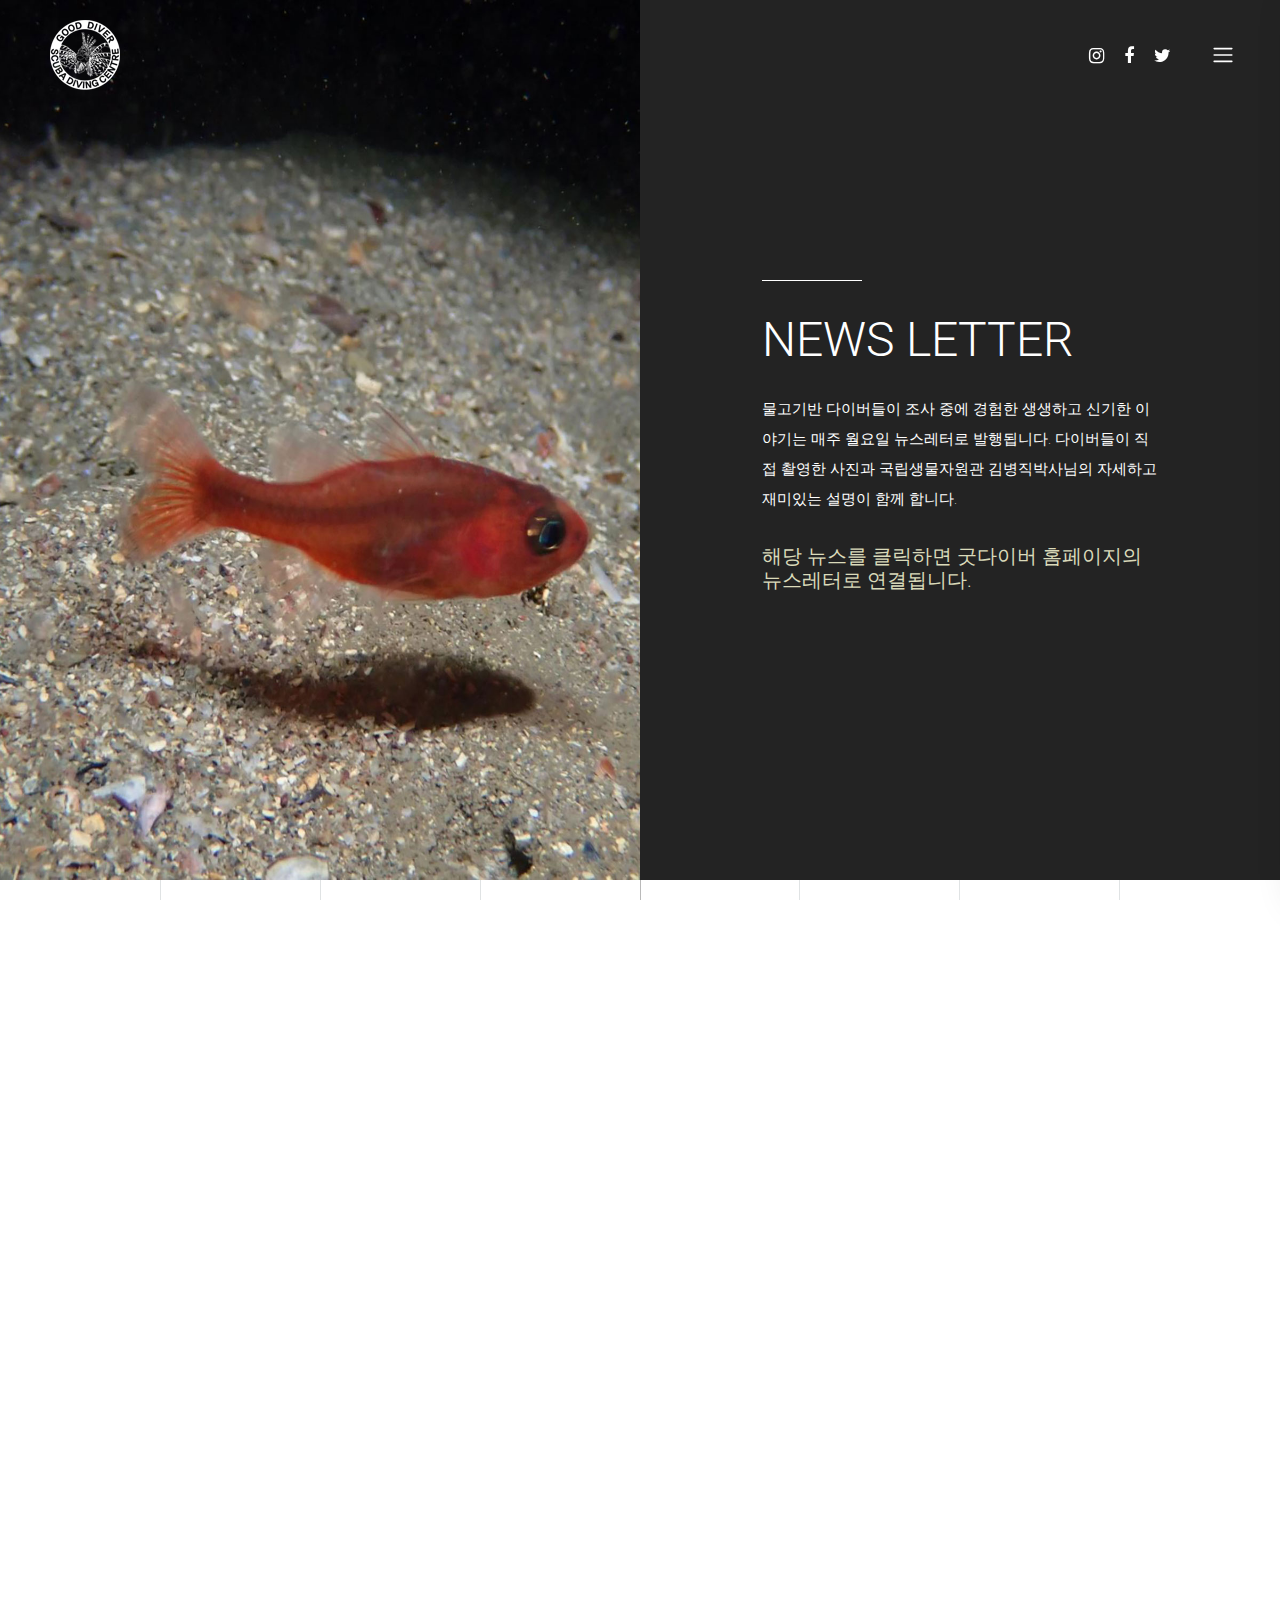
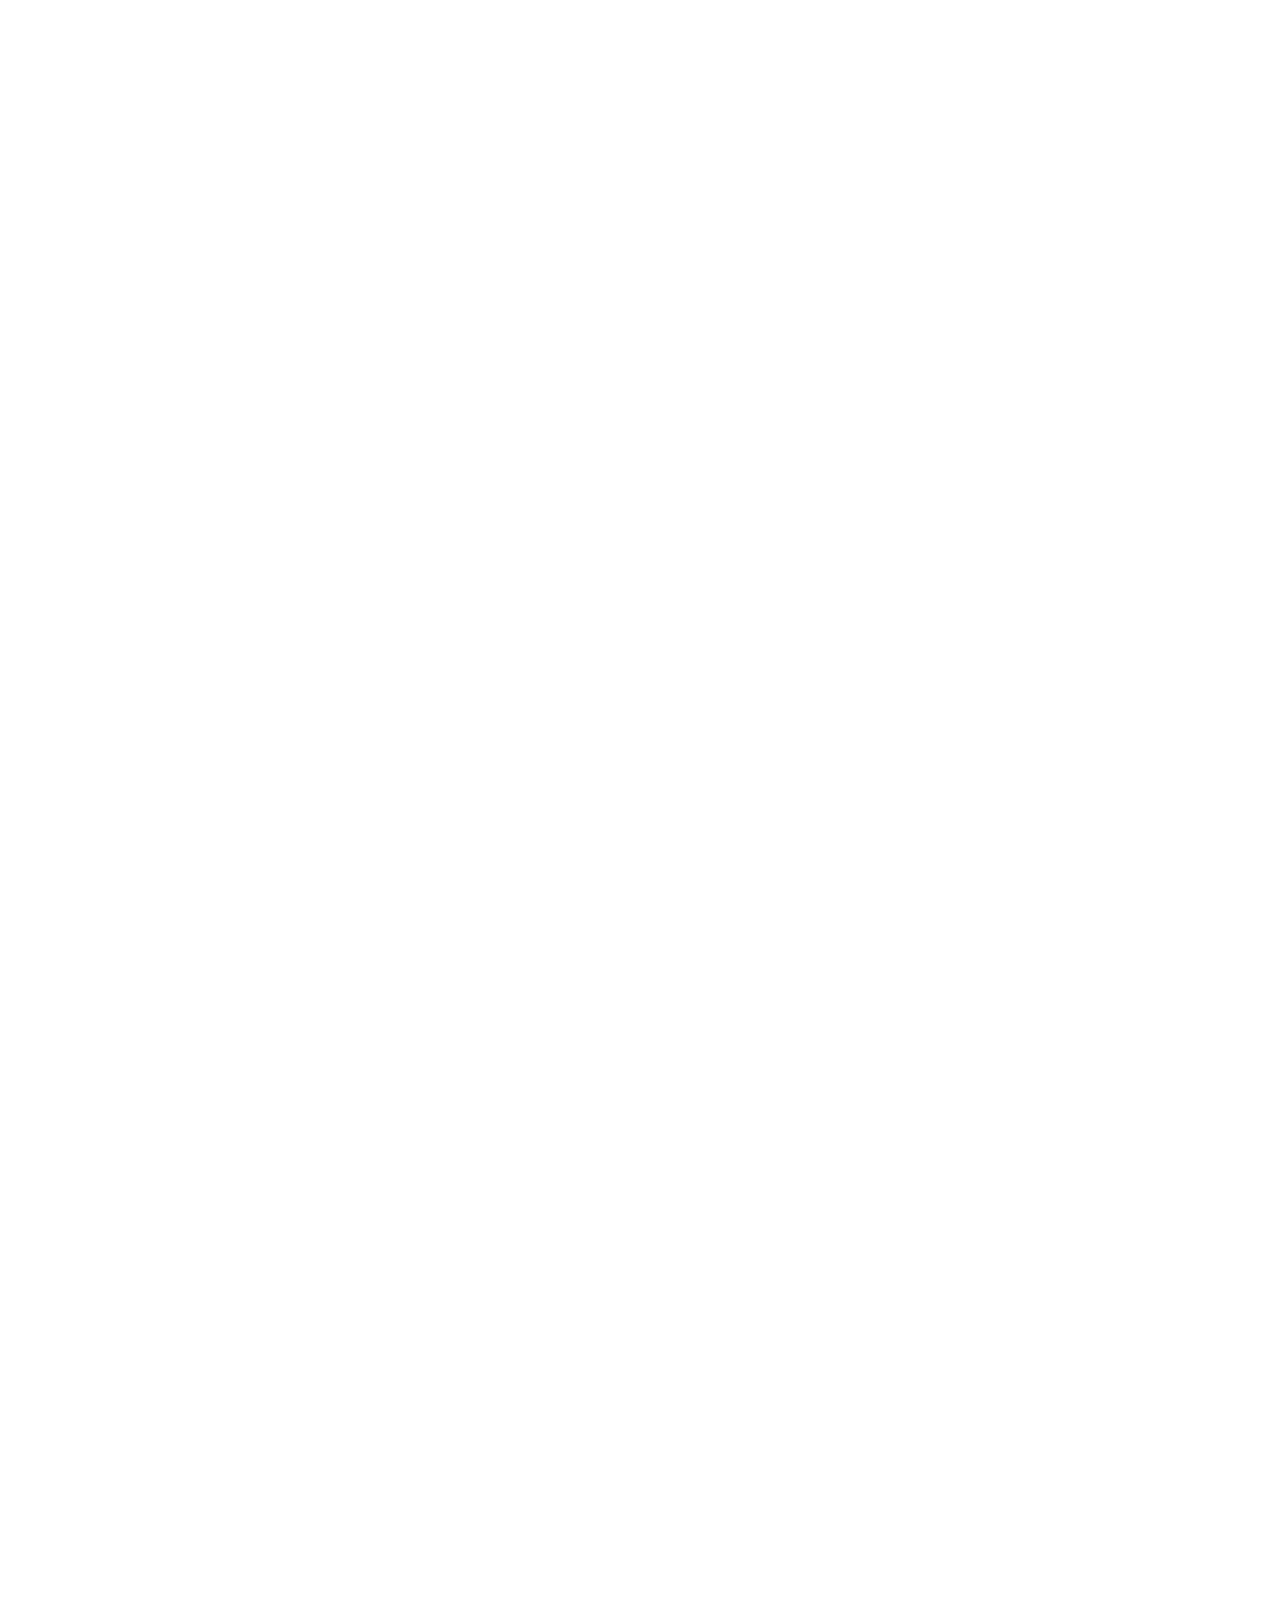
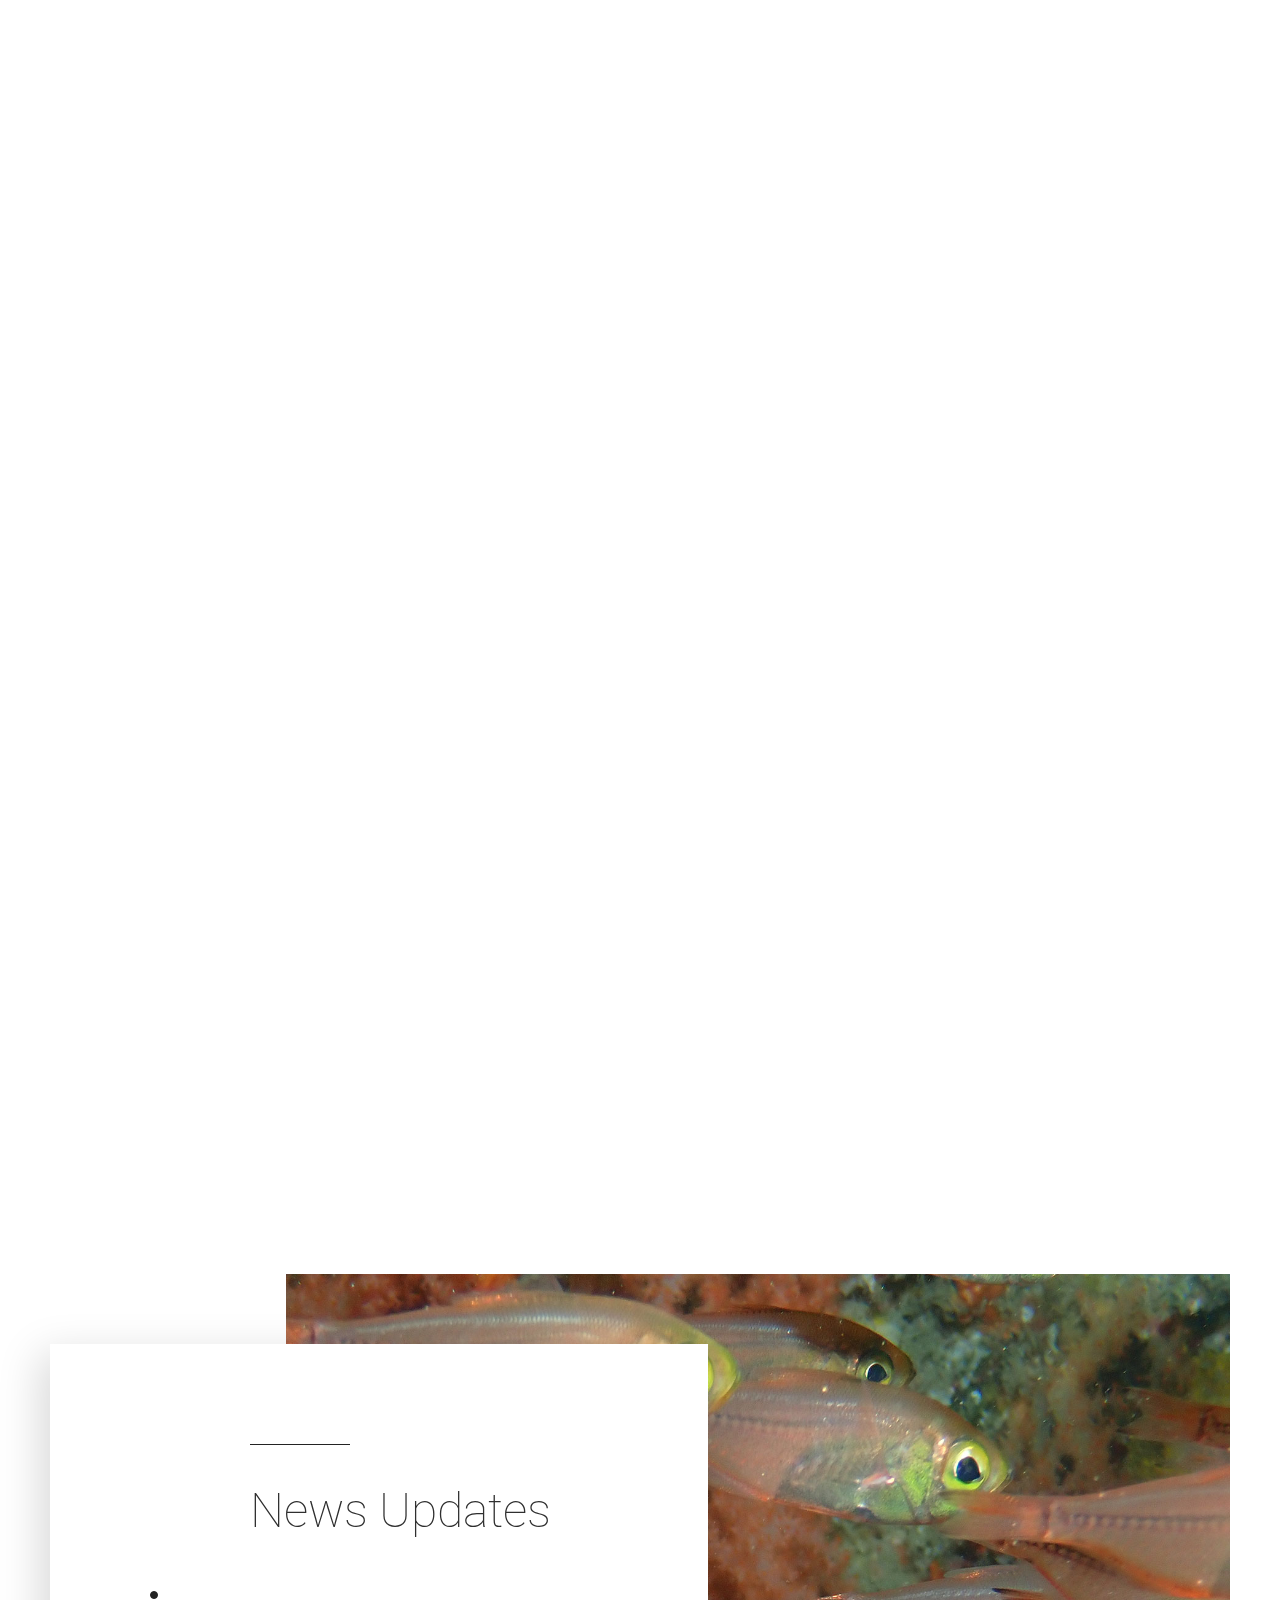
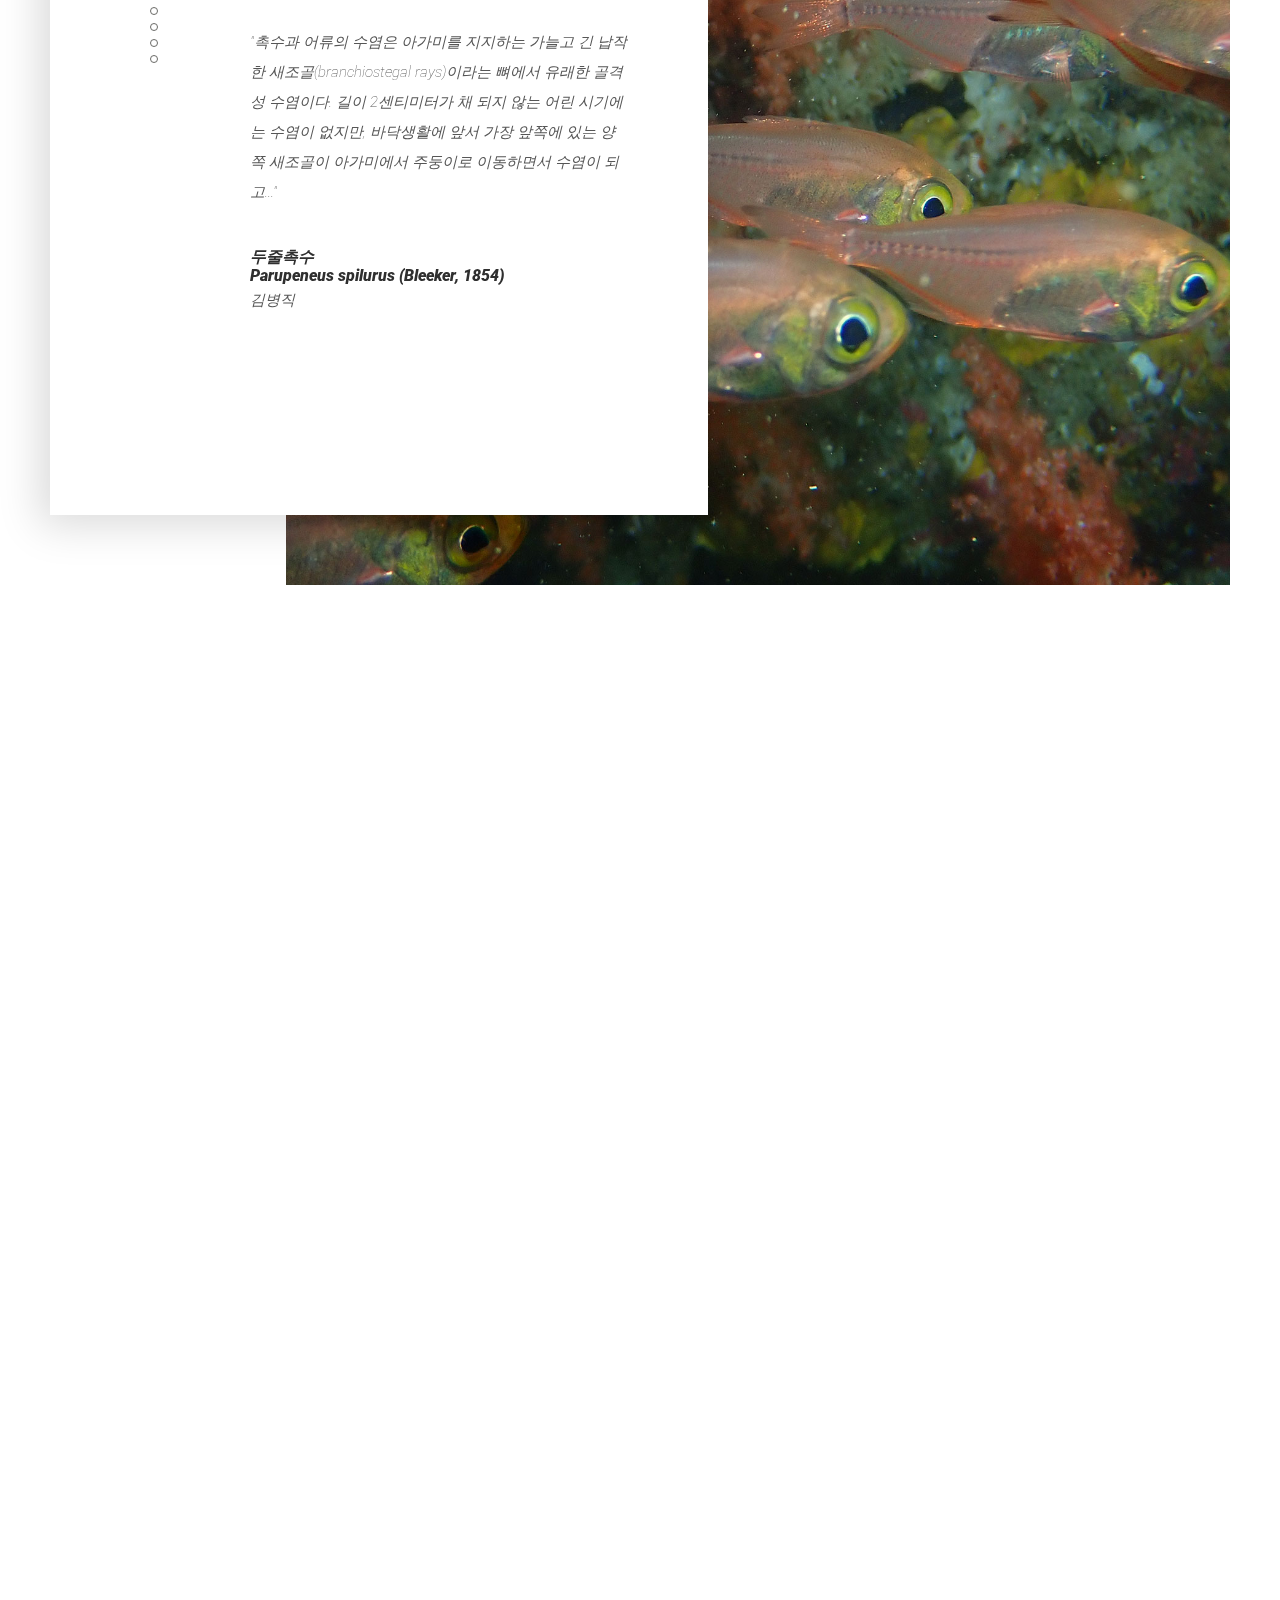
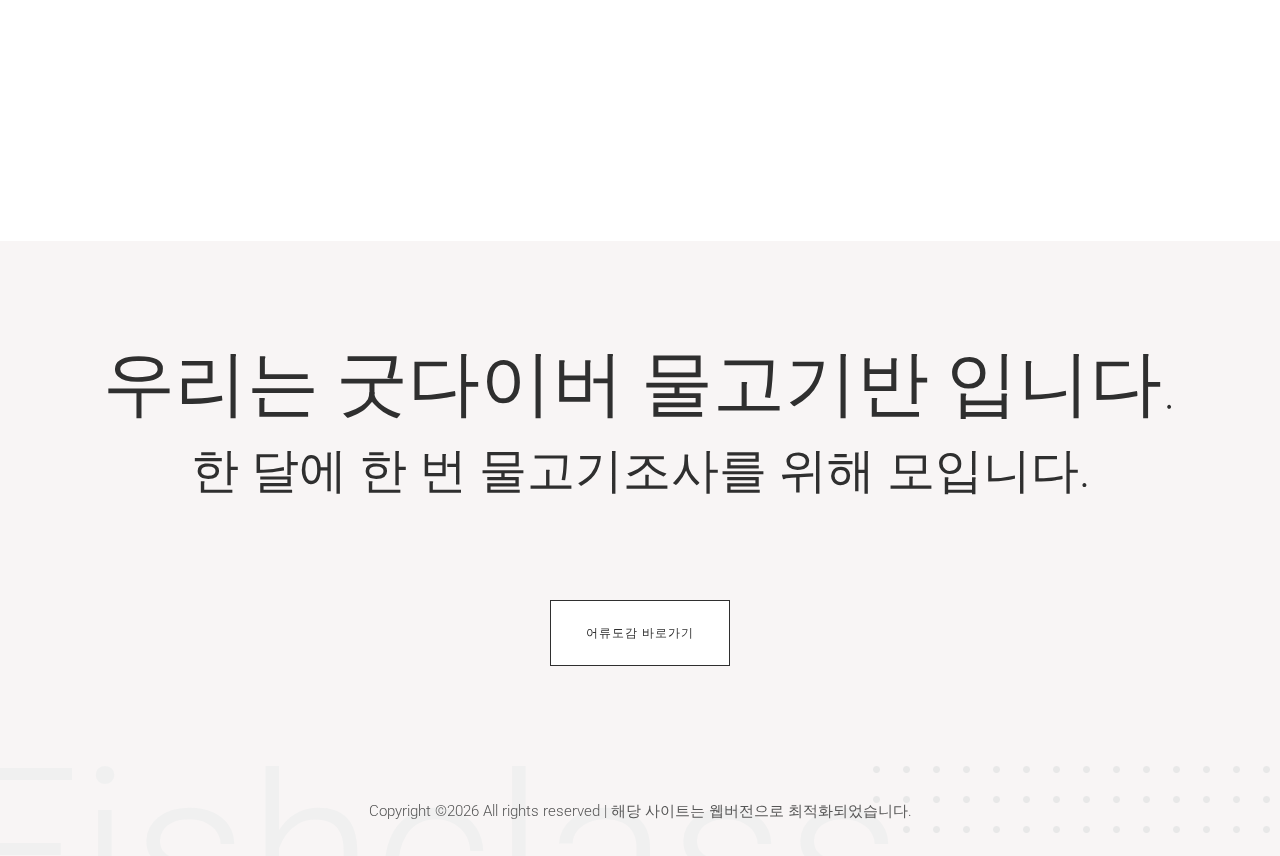
<file: services.html>
<!DOCTYPE html>
<html lang="en">

<head>
    <meta charset="UTF-8">
    <meta name="description" content="">
    <meta http-equiv="X-UA-Compatible" content="IE=edge">
    <meta name="viewport" content="width=device-width, initial-scale=1, shrink-to-fit=no">
    <!-- The above 4 meta tags *must* come first in the head; any other head content must come *after* these tags -->

    <!-- Title  -->
    <title>Gooddiver Fishclass</title>

    <!-- Favicon  -->
    <link rel="icon" href="img/fishclass/gooddiver/favicon.ico">

    <!-- Style CSS -->
    <link rel="stylesheet" href="style.css">

</head>

<body>
    <!-- Preloader Start -->
    <div id="preloader">
        <div class="preload-content">
            <div id="sonar-load"></div>
        </div>
    </div>
    <!-- Preloader End -->

    <!-- Grids -->
    <div class="grids d-flex justify-content-between">
        <div class="grid1"></div>
        <div class="grid2"></div>
        <div class="grid3"></div>
        <div class="grid4"></div>
        <div class="grid5"></div>
        <div class="grid6"></div>
        <div class="grid7"></div>
        <div class="grid8"></div>
        <div class="grid9"></div>
    </div>

    <!-- ***** Main Menu Area Start ***** -->
    <div class="mainMenu d-flex align-items-center justify-content-between">
        <!-- Close Icon -->
        <div class="closeIcon">
            <i class="ti-close" aria-hidden="true"></i>
        </div>
        <!-- Logo Area -->
        <div class="logo-area">
            <a href="index.html">
                <img src="img/fishclass/gooddiver/logo_gd.png">
            </a>
        </div>
        <!-- Nav -->
        <div class="sonarNav">
            <nav>
                <ul>
                    <li class="nav-item active">
                        <a class="nav-link" href="index.html">Home</a>
                    </li>
                    <li class="nav-item">
                        <a class="nav-link" href="about-me.html">물고기반 소개</a>
                    </li>
                    <li class="nav-item">
                        <a class="nav-link" href="services.html">뉴스레터</a>
                    </li>
                    <li class="nav-item">
                        <a class="nav-link" href="portfolio.html">어류도감</a>
                    </li>
                </ul>
            </nav>
        </div>
        <!-- Copwrite Text -->
        <div class="copywrite-text">
            <p>
                Copyright &copy;<script>document.write(new Date().getFullYear());</script> All rights reserved
            </p>
        </div>
    </div>
    <!-- ***** Main Menu Area End ***** -->

    <!-- ***** Header Area Start ***** -->
    <header class="header-area">
        <div class="container-fluid">
            <div class="row">
                <div class="col-12">
                    <div class="menu-area d-flex justify-content-between">
                        <!-- Logo Area  -->
                        <div class="logo-area">
                            <a href="index.html">
                                <img src="img/fishclass/gooddiver/logo_gd.png">
                            </a>
                        </div>

                        <div class="menu-content-area d-flex align-items-center">
                            <!-- Header Social Area -->
                            <div class="header-social-area d-flex align-items-center">
                                <a href="#" data-toggle="tooltip" data-placement="bottom" title="Instagram"><i class="fa fa-instagram" aria-hidden="true"></i></a>
                                <a href="#" data-toggle="tooltip" data-placement="bottom" title="Facebook"><i class="fa fa-facebook" aria-hidden="true"></i></a>
                                <a href="#" data-toggle="tooltip" data-placement="bottom" title="Twitter"><i class="fa fa-twitter" aria-hidden="true"></i></a>
                            </div>
                            <!-- Menu Icon -->
                            <span class="navbar-toggler-icon" id="menuIcon"></span>
                        </div>
                    </div>
                </div>
            </div>
        </div>
    </header>
    <!-- ***** Header Area End ***** -->

    <!-- ***** Hero Area Start ***** -->
    <div class="hero-area d-flex align-items-center">
        <!-- Hero Thumbnail -->
        <div class="hero-thumbnail equalize bg-img" style="background-image: url(img/fishclass/newsletter/1.JPG);"></div>
        
        <!-- Hero Content -->
        <div class="hero-content equalize">
            <div class="container-fluid h-100">
                <div class="row h-100 align-items-center justify-content-center">
                    <div class="col-12 col-md-8">
                        <div class="line"></div>
                        <h2>NEWS LETTER</h2>
                        <p>물고기반 다이버들이 조사 중에 경험한 생생하고 신기한 이야기는 매주 월요일 뉴스레터로 발행됩니다. 다이버들이 직접 촬영한 사진과 국립생물자원관 김병직박사님의 자세하고 재미있는 설명이 함께 합니다.</p>

                        <h5 style="color: rgb(218, 218, 186);">해당 뉴스를 클릭하면 굿다이버 홈페이지의 뉴스레터로 연결됩니다.</h5>
                    </div>
                </div>
            </div>
        </div>
    </div>
    <!-- ***** Hero Area End ***** -->

    <!-- ***** Services Area Start ***** -->
    <div class="sonar-services-area section-padding-100-50">
        <div class="container">
            <div class="row">



                <!-- Single Services Area 51-->
                <div class="col-12 col-md-6 col-lg-4">
                    <div class="single-services-area wow fadeInUp" data-wow-delay="300ms">
                        <a href="https://www.gooddiver.com/newsletter/?q=YToxOntzOjEyOiJrZXl3b3JkX3R5cGUiO3M6MzoiYWxsIjt9&bmode=view&idx=14464850&t=board">
                            <img src="img/core-img/camera.png" alt=""><span style="color: red; font-weight: bolder;"> New !!</span>
                            <h5>제주물고기 뉴스레터 No.51</h5>
                            <h4>두줄촉수</h4>
                            <p>2023.03.13</p>
                        </a>
                    </div>
                </div> 

                <!-- Single Services Area 50-->
                <div class="col-12 col-md-6 col-lg-4">
                    <div class="single-services-area wow fadeInUp" data-wow-delay="600ms">
                        <a href="https://www.gooddiver.com/newsletter/?q=YToxOntzOjEyOiJrZXl3b3JkX3R5cGUiO3M6MzoiYWxsIjt9&bmode=view&idx=14393583&t=board">
                            <img src="img/core-img/camera.png" alt="">
                            <h5>제주물고기 뉴스레터 No.50</h5>
                            <h4>육동가리돔</h4>
                            <p>2023.03.05</p>
                        </a>
                    </div>
                </div>  

                <!-- Single Services Area 49-->
                <div class="col-12 col-md-6 col-lg-4">
                    <div class="single-services-area wow fadeInUp" data-wow-delay="900ms">
                        <a href="https://www.gooddiver.com/newsletter/?q=YToxOntzOjEyOiJrZXl3b3JkX3R5cGUiO3M6MzoiYWxsIjt9&bmode=view&idx=14346111&t=board">
                            <img src="img/core-img/camera.png" alt="">
                            <h5>제주물고기 뉴스레터 No.49</h5>
                            <h4>흑점풀비늘망둑</h4>
                            <p>2023.02.27</p>
                        </a>
                    </div>
                </div>  

                <!-- Single Services Area 48-->
                <div class="col-12 col-md-6 col-lg-4">
                    <div class="single-services-area wow fadeInUp" data-wow-delay="300ms">
                        <a href="https://www.gooddiver.com/newsletter/?q=YToxOntzOjEyOiJrZXl3b3JkX3R5cGUiO3M6MzoiYWxsIjt9&bmode=view&idx=14282623&t=board">
                            <img src="img/core-img/camera.png" alt="">
                            <h5>제주물고기 뉴스레터 No.48</h5>
                            <h4>옥두놀래기</h4>
                            <p>2023.02.20</p>
                        </a>
                    </div>
                </div>  

                <!-- Single Services Area 47-->
                <div class="col-12 col-md-6 col-lg-4">
                    <div class="single-services-area wow fadeInUp" data-wow-delay="600ms">
                        <a href="https://www.gooddiver.com/newsletter/?q=YToxOntzOjEyOiJrZXl3b3JkX3R5cGUiO3M6MzoiYWxsIjt9&bmode=view&idx=14215955&t=board">
                            <img src="img/core-img/camera.png" alt="">
                            <h5>제주물고기 뉴스레터 No.47</h5>
                            <h4>가시나비고기</h4>
                            <p>2023.02.13</p>
                        </a>
                    </div>
                </div>
          

                <!-- Single Services Area 46-->
                <div class="col-12 col-md-6 col-lg-4">
                    <div class="single-services-area wow fadeInUp" data-wow-delay="900ms">
                        <a href="https://www.gooddiver.com/newsletter/?q=YToxOntzOjEyOiJrZXl3b3JkX3R5cGUiO3M6MzoiYWxsIjt9&bmode=view&idx=14139932&t=board">
                            <img src="img/core-img/camera.png" alt="">
                            <h5>제주물고기 뉴스레터 No.46</h5>
                            <h4>놀래기</h4>
                            <p>2023.02.05</p>
                        </a>
                    </div>
                </div>                
                

                <!-- Single Services Area 45-->
                <div class="col-12 col-md-6 col-lg-4">
                    <div class="single-services-area wow fadeInUp" data-wow-delay="300ms">
                        <a href="https://www.gooddiver.com/newsletter/?q=YToxOntzOjEyOiJrZXl3b3JkX3R5cGUiO3M6MzoiYWxsIjt9&bmode=view&idx=14042099&t=board">
                            <img src="img/core-img/camera.png" alt="">
                            <h5>제주물고기 뉴스레터 No.45</h5>
                            <h4>줄도화돔</h4>
                            <p>2023.01.30</p>
                        </a>
                    </div>
                </div>

                <!-- Single Services Area 44-->
                <div class="col-12 col-md-6 col-lg-4">
                    <div class="single-services-area wow fadeInUp" data-wow-delay="600ms">
                        <a href="https://www.gooddiver.com/newsletter/?q=YToxOntzOjEyOiJrZXl3b3JkX3R5cGUiO3M6MzoiYWxsIjt9&bmode=view&idx=13975246&t=board">
                            <img src="img/core-img/camera.png" alt="">
                            <h5>제주물고기 뉴스레터 No.44</h5>
                            <h4>새양쥐치</h4>
                            <p>2023.01.22</p>
                        </a>
                    </div>
                </div>
                <!-- Single Services Area 43-->
                <div class="col-12 col-md-6 col-lg-4">
                    <div class="single-services-area wow fadeInUp" data-wow-delay="900ms">
                        <a href="https://www.gooddiver.com/newsletter/?q=YToyOntzOjEyOiJrZXl3b3JkX3R5cGUiO3M6MzoiYWxsIjtzOjQ6InBhZ2UiO2k6MTt9&bmode=view&idx=13935542&t=board">
                            <img src="img/core-img/camera.png" alt="">
                            <h5>제주물고기 뉴스레터 No.43</h5>
                            <h4>두줄베도라치</h4>
                            <p>2023.01.16</p>
                        </a>
                    </div>
                </div>
                <!-- Single Services Area 42-->
                <div class="col-12 col-md-6 col-lg-4">
                    <div class="single-services-area wow fadeInUp" data-wow-delay="300ms">
                        <a href="https://www.gooddiver.com/newsletter/?q=YToyOntzOjEyOiJrZXl3b3JkX3R5cGUiO3M6MzoiYWxsIjtzOjQ6InBhZ2UiO2k6MTt9&bmode=view&idx=13923277&t=board">
                            <img src="img/core-img/camera.png" alt="">
                            <h5>제주물고기 뉴스레터 No.42</h5>
                            <h4>비늘적투어</h4>
                            <p>2023.01.13</p>
                        </a>
                    </div>
                </div>
                <!-- Single Services Area 41-->
                <div class="col-12 col-md-6 col-lg-4">
                    <div class="single-services-area wow fadeInUp" data-wow-delay="600ms">
                        <a href="https://www.gooddiver.com/newsletter/?q=YToyOntzOjEyOiJrZXl3b3JkX3R5cGUiO3M6MzoiYWxsIjtzOjQ6InBhZ2UiO2k6MTt9&bmode=view&idx=13813859&t=board">
                            <img src="img/core-img/camera.png" alt="">
                            <h5>제주물고기 뉴스레터 No.41</h5>
                            <h4>금줄촉수</h4>
                            <p>2023.01.02</p>
                    </a>
                    </div>
                </div>
                <!-- Single Services Area 40-->
                <div class="col-12 col-md-6 col-lg-4">
                    <div class="single-services-area wow fadeInUp" data-wow-delay="900ms">
                        <a href="https://www.gooddiver.com/newsletter/?q=YToyOntzOjEyOiJrZXl3b3JkX3R5cGUiO3M6MzoiYWxsIjtzOjQ6InBhZ2UiO2k6MTt9&bmode=view&idx=13756091&t=board">
                            <img src="img/core-img/camera.png" alt="">
                            <h5>제주물고기 뉴스레터 No.40</h5>
                            <h4>두동가리돔</h4>
                            <p>2022.12.26</p>
                        </a>
                    </div>
                </div>
                <!-- Single Services Area 39-->
                <div class="col-12 col-md-6 col-lg-4">
                    <div class="single-services-area wow fadeInUp" data-wow-delay="300ms">
                        <a href="https://www.gooddiver.com/newsletter/?q=YToyOntzOjEyOiJrZXl3b3JkX3R5cGUiO3M6MzoiYWxsIjtzOjQ6InBhZ2UiO2k6MTt9&bmode=view&idx=13709613&t=board">
                            <img src="img/core-img/camera.png" alt="">
                            <h5>제주물고기 뉴스레터 No.39</h5>
                            <h4>쏠치우럭</h4>
                            <p>2022.12.19</p>
                        </a>
                    </div>
                </div>
                <!-- Single Services Area 38-->
                <div class="col-12 col-md-6 col-lg-4">
                    <div class="single-services-area wow fadeInUp" data-wow-delay="600ms">
                        <a href="https://www.gooddiver.com/newsletter/?q=YToyOntzOjEyOiJrZXl3b3JkX3R5cGUiO3M6MzoiYWxsIjtzOjQ6InBhZ2UiO2k6MTt9&bmode=view&idx=13643233&t=board">
                            <img src="img/core-img/camera.png" alt="">
                            <h5>제주물고기 뉴스레터 No.38</h5>
                            <h4>꺼끌복</h4>
                            <p>2022.12.10</p>
                        </a>
                        </a>
                    </div>
                </div>
                <!-- Single Services Area 37-->
                <div class="col-12 col-md-6 col-lg-4">
                    <div class="single-services-area wow fadeInUp" data-wow-delay="900ms">
                        <a href="https://www.gooddiver.com/newsletter/?q=YToyOntzOjEyOiJrZXl3b3JkX3R5cGUiO3M6MzoiYWxsIjtzOjQ6InBhZ2UiO2k6MTt9&bmode=view&idx=13611835&t=board">
                            <img src="img/core-img/camera.png" alt="">
                            <h5>제주물고기 뉴스레터 No.37</h5>
                            <h4>범돔</h4>
                            <p>2022.12.06</p>
                        </a>
                    </div>
                </div>
                <!-- Single Services Area 36-->
                <div class="col-12 col-md-6 col-lg-4">
                    <div class="single-services-area wow fadeInUp" data-wow-delay="300ms">
                        <a href="https://www.gooddiver.com/newsletter/?q=YToyOntzOjEyOiJrZXl3b3JkX3R5cGUiO3M6MzoiYWxsIjtzOjQ6InBhZ2UiO2k6MTt9&bmode=view&idx=13548862&t=board">
                            <img src="img/core-img/camera.png" alt="">
                            <h5>제주물고기 뉴스레터 No.36</h5>
                            <h4>사자코망둑</h4>
                            <p>2022.11.27</p>
                        </a>
                    </div>
                </div>
                <!-- Single Services Area 35-->
                <div class="col-12 col-md-6 col-lg-4">
                    <div class="single-services-area wow fadeInUp" data-wow-delay="600ms">
                        <a href="https://www.gooddiver.com/newsletter/?q=YToyOntzOjEyOiJrZXl3b3JkX3R5cGUiO3M6MzoiYWxsIjtzOjQ6InBhZ2UiO2k6MTt9&bmode=view&idx=13493373&t=board">
                            <img src="img/core-img/camera.png" alt="">
                            <h5>제주물고기 뉴스레터 No.40</h5>
                            <h4>파랑돔</h4>
                            <p>2022.11.20</p>
                        </a>
                    </div>
                </div>
                <!-- Single Services Area 34-->
                <div class="col-12 col-md-6 col-lg-4">
                    <div class="single-services-area wow fadeInUp" data-wow-delay="900ms">
                        <a href="https://www.gooddiver.com/newsletter/?q=YToyOntzOjEyOiJrZXl3b3JkX3R5cGUiO3M6MzoiYWxsIjtzOjQ6InBhZ2UiO2k6MTt9&bmode=view&idx=13436679&t=board">
                            <img src="img/core-img/camera.png" alt="">
                            <h5>제주물고기 뉴스레터 No.34</h5>
                            <h4>거북복</h4>
                            <p>2022.11-14</p>
                        </a>
                    </div>
                </div>
                <!-- Single Services Area 33-->
                <div class="col-12 col-md-6 col-lg-4">
                    <div class="single-services-area wow fadeInUp" data-wow-delay="300ms">
                        <a href="https://www.gooddiver.com/newsletter/?q=YToyOntzOjEyOiJrZXl3b3JkX3R5cGUiO3M6MzoiYWxsIjtzOjQ6InBhZ2UiO2k6Mjt9&bmode=view&idx=13365569&t=board">
                            <img src="img/core-img/camera.png" alt="">
                            <h5>제주물고기 뉴스레터 No.33</h5>
                            <h4>달고기</h4>
                            <p>2022.11.07</p>
                        </a>
                    </div>
                </div>
                <!-- Single Services Area 32-->
                <div class="col-12 col-md-6 col-lg-4">
                    <div class="single-services-area wow fadeInUp" data-wow-delay="600ms">
                        <a href="https://www.gooddiver.com/newsletter/?q=YToyOntzOjEyOiJrZXl3b3JkX3R5cGUiO3M6MzoiYWxsIjtzOjQ6InBhZ2UiO2k6Mjt9&bmode=view&idx=13301285&t=board">
                            <img src="img/core-img/camera.png" alt="">
                            <h5>제주물고기 뉴스레터 No.32</h5>
                            <h4>비늘돔</h4>
                            <p>2022.10.30</p>
                        </a>
                    </div>
                </div>
                <!-- Single Services Area 31-->
                <div class="col-12 col-md-6 col-lg-4">
                    <div class="single-services-area wow fadeInUp" data-wow-delay="900ms">
                        <a href="https://www.gooddiver.com/newsletter/?q=YToyOntzOjEyOiJrZXl3b3JkX3R5cGUiO3M6MzoiYWxsIjtzOjQ6InBhZ2UiO2k6Mjt9&bmode=view&idx=13244405&t=board">
                            <img src="img/core-img/camera.png" alt="">
                            <h5>제주물고기 뉴스레터 No.31</h5>
                            <h4>황붉돔</h4>
                            <p>2022.10.23</p>
                        </a>
                    </div>
                </div>
                <!-- Single Services Area 30-->
                <div class="col-12 col-md-6 col-lg-4">
                    <div class="single-services-area wow fadeInUp" data-wow-delay="300ms">
                        <a href="https://www.gooddiver.com/newsletter/?q=YToyOntzOjEyOiJrZXl3b3JkX3R5cGUiO3M6MzoiYWxsIjtzOjQ6InBhZ2UiO2k6Mjt9&bmode=view&idx=13244402&t=board">
                            <img src="img/core-img/camera.png" alt="">
                            <h5>제주물고기 뉴스레터 No.30</h5>
                            <h4>흑점줄전갱이</h4>
                            <p>2022.10.23</p>
                        </a>
                    </div>
                </div>
                <!-- Single Services Area 29-->
                <div class="col-12 col-md-6 col-lg-4">
                    <div class="single-services-area wow fadeInUp" data-wow-delay="600ms">
                        <a href="https://www.gooddiver.com/newsletter/?q=YToyOntzOjEyOiJrZXl3b3JkX3R5cGUiO3M6MzoiYWxsIjtzOjQ6InBhZ2UiO2k6Mjt9&bmode=view&idx=13133849&t=board">
                            <img src="img/core-img/camera.png" alt="">
                            <h5>제주물고기 뉴스레터 No.29</h5>
                            <h4>독가시치</h4>
                            <p>2022.10.10</p>
                        </a>
                    </div>
                </div>
                <!-- Single Services Area 28-->
                <div class="col-12 col-md-6 col-lg-4">
                    <div class="single-services-area wow fadeInUp" data-wow-delay="900ms">
                        <a href="https://www.gooddiver.com/newsletter/?q=YToyOntzOjEyOiJrZXl3b3JkX3R5cGUiO3M6MzoiYWxsIjtzOjQ6InBhZ2UiO2k6Mjt9&bmode=view&idx=13005884&t=board">
                            <img src="img/core-img/camera.png" alt="">
                            <h5>제주물고기 뉴스레터 No.28</h5>
                            <h4>빗살아씨놀래기</h4>
                            <p>2022.10.04</p>
                        </a>
                    </div>
                </div>
                <!-- Single Services Area 27-->
                <div class="col-12 col-md-6 col-lg-4">
                    <div class="single-services-area wow fadeInUp" data-wow-delay="300ms">
                        <a href="https://www.gooddiver.com/newsletter/?q=YToyOntzOjEyOiJrZXl3b3JkX3R5cGUiO3M6MzoiYWxsIjtzOjQ6InBhZ2UiO2k6Mjt9&bmode=view&idx=12997099&t=board">
                            <img src="img/core-img/camera.png" alt="">
                            <h5>제주물고기 뉴스레터 No.27</h5>
                            <h4>쥐돔</h4>
                            <p>2022.10.02</p>
                        </a>
                    </div>
                </div>
                <!-- Single Services Area 26-->
                <div class="col-12 col-md-6 col-lg-4">
                    <div class="single-services-area wow fadeInUp" data-wow-delay="600ms">
                        <a href="https://www.gooddiver.com/newsletter/?q=YToyOntzOjEyOiJrZXl3b3JkX3R5cGUiO3M6MzoiYWxsIjtzOjQ6InBhZ2UiO2k6Mjt9&bmode=view&idx=12844592&t=board">
                            <img src="img/core-img/camera.png" alt="">
                            <h5>제주물고기 뉴스레터 No.26</h5>
                            <h4>구갈돔</h4>
                            <p>2022.09.18</p>
                        </a>
                    </div>
                </div>
                <!-- Single Services Area 25-->
                <div class="col-12 col-md-6 col-lg-4">
                    <div class="single-services-area wow fadeInUp" data-wow-delay="900ms">
                        <a href="https://www.gooddiver.com/newsletter/?q=YToyOntzOjEyOiJrZXl3b3JkX3R5cGUiO3M6MzoiYWxsIjtzOjQ6InBhZ2UiO2k6Mjt9&bmode=view&idx=12809964&t=board">
                            <img src="img/core-img/camera.png" alt="">
                            <h5>제주물고기 뉴스레터 No.25</h5>
                            <h4>청줄베도라치</h4>
                            <p>2022.09.12</p>
                        </a>
                    </div>
                </div>
                <!-- Single Services Area 24-->
                <div class="col-12 col-md-6 col-lg-4">
                    <div class="single-services-area wow fadeInUp" data-wow-delay="300ms">
                        <a href="https://www.gooddiver.com/newsletter/?q=YToyOntzOjEyOiJrZXl3b3JkX3R5cGUiO3M6MzoiYWxsIjtzOjQ6InBhZ2UiO2k6Mjt9&bmode=view&idx=12761772&t=board">
                            <img src="img/core-img/camera.png" alt="">
                            <h5>제주물고기 뉴스레터 No.24</h5>
                            <h4>금줄망둑</h4>
                            <p>2022.09.04</p>
                        </a>
                    </div>
                </div>
                <!-- Single Services Area 23-->
                <div class="col-12 col-md-6 col-lg-4">
                    <div class="single-services-area wow fadeInUp" data-wow-delay="600ms">
                        <a href="https://www.gooddiver.com/newsletter/?q=YToyOntzOjEyOiJrZXl3b3JkX3R5cGUiO3M6MzoiYWxsIjtzOjQ6InBhZ2UiO2k6Mzt9&bmode=view&idx=12688456&t=board">
                            <img src="img/core-img/camera.png" alt="">
                            <h5>제주물고기 뉴스레터 No.23</h5>
                            <h4>샛별돔</h4>
                            <p>2022.08.28</p>
                        </a>
                    </div>
                </div>
                <!-- Single Services Area 22-->
                <div class="col-12 col-md-6 col-lg-4">
                    <div class="single-services-area wow fadeInUp" data-wow-delay="900ms">
                        <a href="https://www.gooddiver.com/newsletter/?q=YToyOntzOjEyOiJrZXl3b3JkX3R5cGUiO3M6MzoiYWxsIjtzOjQ6InBhZ2UiO2k6Mzt9&bmode=view&idx=12651107&t=board">
                            <img src="img/core-img/camera.png" alt="">
                            <h5>제주물고기 뉴스레터 No.22</h5>
                            <h4>흰점복</h4>
                            <p>2022.08.22</p>
                        </a>
                    </div>
                </div>
                <!-- Single Services Area 21-->
                <div class="col-12 col-md-6 col-lg-4">
                    <div class="single-services-area wow fadeInUp" data-wow-delay="300ms">
                        <a href="https://www.gooddiver.com/newsletter/?q=YToyOntzOjEyOiJrZXl3b3JkX3R5cGUiO3M6MzoiYWxsIjtzOjQ6InBhZ2UiO2k6Mzt9&bmode=view&idx=12596273&t=board">
                            <img src="img/core-img/camera.png" alt="">
                            <h5>제주물고기 뉴스레터 No.21</h5>
                            <h4>세줄얼게비늘</h4>
                            <p>2022.08.15</p>
                        </a>
                    </div>
                </div>
                <!-- Single Services Area 20-->
                <div class="col-12 col-md-6 col-lg-4">
                    <div class="single-services-area wow fadeInUp" data-wow-delay="600ms">
                        <a href="https://www.gooddiver.com/newsletter/?q=YToyOntzOjEyOiJrZXl3b3JkX3R5cGUiO3M6MzoiYWxsIjtzOjQ6InBhZ2UiO2k6Mzt9&bmode=view&idx=12537356&t=board">
                            <img src="img/core-img/camera.png" alt="">
                            <h5>제주물고기 뉴스레터 No.20</h5>
                            <h4>어렝놀래기</h4>
                            <p>2022.08.07</p>
                        </a>
                    </div>
                </div>
                <!-- Single Services Area 19-->
                <div class="col-12 col-md-6 col-lg-4">
                    <div class="single-services-area wow fadeInUp" data-wow-delay="900ms">
                        <a href="https://www.gooddiver.com/newsletter/?q=YToyOntzOjEyOiJrZXl3b3JkX3R5cGUiO3M6MzoiYWxsIjtzOjQ6InBhZ2UiO2k6Mzt9&bmode=view&idx=12537356&t=board">
                            <img src="img/core-img/camera.png" alt="">
                            <h5>제주물고기 뉴스레터 No.19</h5>
                            <h4>연지알롱양태</h4>
                            <p>2022.07.31</p>
                        </a>
                    </div>
                </div>
                <!-- Single Services Area 18-->
                <div class="col-12 col-md-6 col-lg-4">
                    <div class="single-services-area wow fadeInUp" data-wow-delay="300ms">
                        <a href="https://www.gooddiver.com/newsletter/?q=YToyOntzOjEyOiJrZXl3b3JkX3R5cGUiO3M6MzoiYWxsIjtzOjQ6InBhZ2UiO2k6Mzt9&bmode=view&idx=12390466&t=board">
                            <img src="img/core-img/camera.png" alt="">
                            <h5>제주물고기 뉴스레터 No.18</h5>
                            <h4>쏠배감펭</h4>
                            <p>2022.07.24</p>
                        </a>
                    </div>
                </div>
                <!-- Single Services Area 17-->
                <div class="col-12 col-md-6 col-lg-4">
                    <div class="single-services-area wow fadeInUp" data-wow-delay="600ms">
                        <a href="https://www.gooddiver.com/newsletter/?q=YToyOntzOjEyOiJrZXl3b3JkX3R5cGUiO3M6MzoiYWxsIjtzOjQ6InBhZ2UiO2k6Mzt9&bmode=view&idx=12330819&t=board">
                            <img src="img/core-img/camera.png" alt="">
                            <h5>제주물고기 뉴스레터 No.17</h5>
                            <h4>쏨뱅이</h4>
                            <p>2022.07.18</p>
                        </a>
                    </div>
                </div>
                <!-- Single Services Area 16-->
                <div class="col-12 col-md-6 col-lg-4">
                    <div class="single-services-area wow fadeInUp" data-wow-delay="900ms">
                        <a href="https://www.gooddiver.com/newsletter/?q=YToyOntzOjEyOiJrZXl3b3JkX3R5cGUiO3M6MzoiYWxsIjtzOjQ6InBhZ2UiO2k6Mzt9&bmode=view&idx=12244959&t=board">
                            <img src="img/core-img/camera.png" alt="">
                            <h5>제주물고기 뉴스레터 No.16</h5>
                            <h4>황안어</h4>
                            <p>2022.07.11</p>
                        </a>
                    </div>
                </div>
                <!-- Single Services Area 15-->
                <div class="col-12 col-md-6 col-lg-4">
                    <div class="single-services-area wow fadeInUp" data-wow-delay="300ms">
                        <a href="https://www.gooddiver.com/newsletter/?q=YToyOntzOjEyOiJrZXl3b3JkX3R5cGUiO3M6MzoiYWxsIjtzOjQ6InBhZ2UiO2k6Mzt9&bmode=view&idx=12097767&t=board">
                            <img src="img/core-img/camera.png" alt="">
                            <h5>제주물고기 뉴스레터 No.15</h5>
                            <h4>두점긴주둥이놀래기</h4>
                            <p>2022.07.04</p>
                        </a>
                    </div>
                </div>
                <!-- Single Services Area 14-->
                <div class="col-12 col-md-6 col-lg-4">
                    <div class="single-services-area wow fadeInUp" data-wow-delay="600ms">
                        <a href="https://www.gooddiver.com/newsletter/?q=YToyOntzOjEyOiJrZXl3b3JkX3R5cGUiO3M6MzoiYWxsIjtzOjQ6InBhZ2UiO2k6Mzt9&bmode=view&idx=11941046&t=board">
                            <img src="img/core-img/camera.png" alt="">
                            <h5>제주물고기 뉴스레터 No.14</h5>
                            <h4>호박돔</h4>
                            <p>2022.06.26</p>
                        </a>
                    </div>
                </div>
                 <!-- Single Services Area 13-->
                 <div class="col-12 col-md-6 col-lg-4">
                    <div class="single-services-area wow fadeInUp" data-wow-delay="300ms">
                        <a href="https://www.gooddiver.com/newsletter/?q=YToyOntzOjEyOiJrZXl3b3JkX3R5cGUiO3M6MzoiYWxsIjtzOjQ6InBhZ2UiO2k6NDt9&bmode=view&idx=11863120&t=board">
                            <img src="img/core-img/camera.png" alt="">
                            <h5>제주물고기 뉴스레터 No.13</h5>
                            <h4>부채꼬리실고기</h4>
                            <p>2022.06.19</p>
                        </a>
                    </div>
                </div>
                <!-- Single Services Area 12-->
                <div class="col-12 col-md-6 col-lg-4">
                    <div class="single-services-area wow fadeInUp" data-wow-delay="600ms">
                        <a href="https://www.gooddiver.com/newsletter/?q=YToyOntzOjEyOiJrZXl3b3JkX3R5cGUiO3M6MzoiYWxsIjtzOjQ6InBhZ2UiO2k6NDt9&bmode=view&idx=11819871&t=board">
                            <img src="img/core-img/camera.png" alt="">
                            <h5>제주물고기 뉴스레터 No.12</h5>
                            <h4>흰동가리</h4>
                            <p>2022.06.13</p>
                        </a>
                    </div>
                </div>
                <!-- Single Services Area 11-->
                <div class="col-12 col-md-6 col-lg-4">
                    <div class="single-services-area wow fadeInUp" data-wow-delay="900ms">
                        <a href="https://www.gooddiver.com/newsletter/?q=YToyOntzOjEyOiJrZXl3b3JkX3R5cGUiO3M6MzoiYWxsIjtzOjQ6InBhZ2UiO2k6NDt9&bmode=view&idx=11779034&t=board">
                            <img src="img/core-img/camera.png" alt="">
                            <h5>제주물고기 뉴스레터 No.11</h5>
                            <h4>금강바리</h4>
                            <p>2022.06.06</p>
                        </a>
                    </div>
                </div>
                <!-- Single Services Area 10-->
                <div class="col-12 col-md-6 col-lg-4">
                    <div class="single-services-area wow fadeInUp" data-wow-delay="300ms">
                        <a href="https://www.gooddiver.com/newsletter/?q=YToyOntzOjEyOiJrZXl3b3JkX3R5cGUiO3M6MzoiYWxsIjtzOjQ6InBhZ2UiO2k6NDt9&bmode=view&idx=11680538&t=board">
                            <img src="img/core-img/camera.png" alt="">
                            <h5>제주물고기 뉴스레터 No.10</h5>
                            <h4>깃털둥글넙치</h4>
                            <p>2022.05.29</p>
                        </a>
                    </div>
                </div>
                <!-- Single Services Area 09-->
                <div class="col-12 col-md-6 col-lg-4">
                    <div class="single-services-area wow fadeInUp" data-wow-delay="600ms">
                        <a href="https://www.gooddiver.com/newsletter/?q=YToyOntzOjEyOiJrZXl3b3JkX3R5cGUiO3M6MzoiYWxsIjtzOjQ6InBhZ2UiO2k6NDt9&bmode=view&idx=11644113&t=board">
                            <img src="img/core-img/camera.png" alt="">
                            <h5>제주물고기 뉴스레터 No.09</h5>
                            <h4>청황문절</h4>
                            <p>2022.05.23</p>
                        </a>
                    </div>
                </div>
                <!-- Single Services Area 08-->
                <div class="col-12 col-md-6 col-lg-4">
                    <div class="single-services-area wow fadeInUp" data-wow-delay="900ms">
                        <a href="https://www.gooddiver.com/newsletter/?q=YToyOntzOjEyOiJrZXl3b3JkX3R5cGUiO3M6MzoiYWxsIjtzOjQ6InBhZ2UiO2k6NDt9&bmode=view&idx=11472285&t=board">
                            <img src="img/core-img/camera.png" alt="">
                            <h5>제주물고기 뉴스레터 No.08</h5>
                            <h4>쭈굴감펭</h4>
                            <p>2022.05.15</p>
                        </a>
                    </div>
                </div>
                <!-- Single Services Area 07-->
                <div class="col-12 col-md-6 col-lg-4">
                    <div class="single-services-area wow fadeInUp" data-wow-delay="300ms">
                        <a href="https://www.gooddiver.com/newsletter/?q=YToyOntzOjEyOiJrZXl3b3JkX3R5cGUiO3M6MzoiYWxsIjtzOjQ6InBhZ2UiO2k6NDt9&bmode=view&idx=11356899&t=board">
                            <img src="img/core-img/camera.png" alt="">
                            <h5>제주물고기 뉴스레터 No.07</h5>
                            <h4>가막베도라치</h4>
                            <p>2022.05.08</p>
                        </a>
                    </div>
                </div>
                <!-- Single Services Area 06-->
                <div class="col-12 col-md-6 col-lg-4">
                    <div class="single-services-area wow fadeInUp" data-wow-delay="600ms">
                        <a href="https://www.gooddiver.com/newsletter/?q=YToyOntzOjEyOiJrZXl3b3JkX3R5cGUiO3M6MzoiYWxsIjtzOjQ6InBhZ2UiO2k6NDt9&bmode=view&idx=11312010&t=board">
                            <img src="img/core-img/camera.png" alt="">
                            <h5>제주물고기 뉴스레터 No.06</h5>
                            <h4>실놀래기</h4>
                            <p>2022.05.01</p>
                        </a>
                    </div>
                </div>
                <!-- Single Services Area 05-->
                <div class="col-12 col-md-6 col-lg-4">
                    <div class="single-services-area wow fadeInUp" data-wow-delay="900ms">
                        <a href="https://www.gooddiver.com/newsletter/?q=YToyOntzOjEyOiJrZXl3b3JkX3R5cGUiO3M6MzoiYWxsIjtzOjQ6InBhZ2UiO2k6NDt9&bmode=view&idx=11247652&t=board">
                            <img src="img/core-img/camera.png" alt="">
                            <h5>제주물고기 뉴스레터 No.05</h5>
                            <h4>눈동미리</h4>
                            <p>2022.04.25</p>
                        </a>
                    </div>
                </div>
                <!-- Single Services Area 04-->
                <div class="col-12 col-md-6 col-lg-4">
                    <div class="single-services-area wow fadeInUp" data-wow-delay="300ms">
                        <a href="https://www.gooddiver.com/newsletter/?q=YToyOntzOjEyOiJrZXl3b3JkX3R5cGUiO3M6MzoiYWxsIjtzOjQ6InBhZ2UiO2k6NDt9&bmode=view&idx=11188128&t=board">
                            <img src="img/core-img/camera.png" alt="">
                            <h5>제주물고기 뉴스레터 No.04</h5>
                            <h4>청복(루시즘)</h4>
                            <p>2022.04.18</p>
                        </a>
                    </div>
                </div>
                <!-- Single Services Area 03-->
                <div class="col-12 col-md-6 col-lg-4">
                    <div class="single-services-area wow fadeInUp" data-wow-delay="600ms">
                        <a href="https://www.gooddiver.com/newsletter/?q=YToyOntzOjEyOiJrZXl3b3JkX3R5cGUiO3M6MzoiYWxsIjtzOjQ6InBhZ2UiO2k6NTt9&bmode=view&idx=11143301&t=board">
                            <img src="img/core-img/camera.png" alt="">
                            <h5>제주물고기 뉴스레터 No.03</h5>
                            <h4>검은눈띠망둑</h4>
                            <p>2022.04.11</p>
                        </a>
                    </div>
                </div>
                <!-- Single Services Area 02-->
                <div class="col-12 col-md-6 col-lg-4">
                    <div class="single-services-area wow fadeInUp" data-wow-delay="900ms">
                        <a href="https://www.gooddiver.com/newsletter/?q=YToyOntzOjEyOiJrZXl3b3JkX3R5cGUiO3M6MzoiYWxsIjtzOjQ6InBhZ2UiO2k6NTt9&bmode=view&idx=11100037&t=board">
                            <img src="img/core-img/camera.png" alt="">
                            <h5>제주물고기 뉴스레터 No.02</h5>
                            <h4>꼼치</h4>
                            <p>2022.04.04</p>
                        </a>
                    </div>
                </div>
                <!-- Single Services Area 01-->
                <div class="col-12 col-md-6 col-lg-4">
                    <div class="single-services-area wow fadeInUp" data-wow-delay="300ms">
                        <a href="https://www.gooddiver.com/newsletter/?q=YToyOntzOjEyOiJrZXl3b3JkX3R5cGUiO3M6MzoiYWxsIjtzOjQ6InBhZ2UiO2k6NTt9&bmode=view&idx=11051920&t=board">
                            <img src="img/core-img/camera.png" alt="">
                            <h5>제주물고기 뉴스레터 No.01</h5>
                            <h4>톱쥐치</h4>
                            <p>2022.03.28</p>
                        </a>
                    </div>
                </div>
            </div>
        </div>
    </div>
    <!-- ***** Services Area End ***** -->

    <div class="sonar-testimonials-area bg-img" style="background-image: url(img/fishclass/newsletter/2.JPG);">
        <div class="container-fluid">
            <div class="row">
                <div class="col-12 col-md-10 col-lg-7">
                    <div class="testimonial-content bg-white">
                        <div class="section-heading text-left">
                            <div class="line"></div>
                            <h2 style="font-weight: bo;">News Updates</h2>
                        </div>

                        <div class="testimonial-slides owl-carousel">

                            <div class="single-tes-slide">
                                <a href="https://www.gooddiver.com/newsletter/?q=YToxOntzOjEyOiJrZXl3b3JkX3R5cGUiO3M6MzoiYWxsIjt9&bmode=view&idx=14464850&t=board">
                                    <p>"촉수과 어류의 수염은 아가미를 지지하는 가늘고 긴 납작한 새조골(branchiostegal rays)이라는 뼈에서 유래한 골격성 수염이다. 길이 2센티미터가 채 되지 않는 어린 시기에는 수염이 없지만, 바닥생활에 앞서 가장 앞쪽에 있는 양쪽 새조골이 아가미에서 주둥이로 이동하면서 수염이 되고..."</p>
                                    <h6 style="font-weight: bolder;">두줄촉수<br>Parupeneus spilurus (Bleeker, 1854)</h6>
                                    <p>김병직</p>
                                </a>
                            </div>

                            <div class="single-tes-slide">
                                <a href="https://www.gooddiver.com/newsletter/?q=YToxOntzOjEyOiJrZXl3b3JkX3R5cGUiO3M6MzoiYWxsIjt9&bmode=view&idx=14393583&t=board">
                                    <p>"지난 2016년 5월부터 10월 사이에 섶섬 큰한개창에서 가족처럼 보이는 육동가리돔 예닐곱마리가 함께 살고 있다가 사라졌습니다. 5년이 흐른 2021년 2월 한 마리가 다시 나타났다가 6월에는 여섯마리가 관찰된 적도 있습니다. 문섬에서도 가끔 보이기도 했는데..."</p>
                                    <h6 style="font-weight: bolder;">육동가리돔<br>Evistias acutirostris (Temminck & Schlegel, 1844)</h6>
                                    <p>김상길</p>
                                </a>
                            </div>

                            <div class="single-tes-slide">
                                <a href="https://www.gooddiver.com/newsletter/?q=YToxOntzOjEyOiJrZXl3b3JkX3R5cGUiO3M6MzoiYWxsIjt9&bmode=view&idx=14346111&t=board">
                                    <p>"물고기반 활동을 하던 중 바위에서 아주 작은 무엇인가가 재빠르게 움직이는 것을 보았습니다. 자취를 감춰버린 녀석의 정체를 밝히려고 했으나 여간 쉬운 일이 아니더군요. 박사님께서 가만히 지켜보고 있으면 다시 곁을 내어 줄 것이라는 조언을 참고로 다음 조사에서는 호흡마저 조심하면서 이 정체 불명의 아이를 기다렸습니다. 드디어..."</p>
                                    <h6 style="font-weight: bolder;">흑점풀비늘망둑<br>Eviota melasma (Lachner & Karnella, 1980)</h6>
                                    <p>백선미</p>
                                </a>
                            </div>
                           
                            <div class="single-tes-slide">
                                <a href="https://www.gooddiver.com/newsletter/?q=YToxOntzOjEyOiJrZXl3b3JkX3R5cGUiO3M6MzoiYWxsIjt9&bmode=view&idx=14282623&t=board">
                                    <p>"작년 초부터 눈에 띠기 시작했어요. 찾으려 하면 눈에 보이지 않다가 최근 자주 관찰되는 어종 중에 하나인 듯 합니다. 처음 녀석을 만났을 때는 머리 위에 돌기로 무언가를 탐지하는 듯 한 행동을 보였습니다. 잠시 한눈을 팔면 어디로 갔는지 싱야에서 사라져 버립니다. 다음엔 어디로 가는 지 꼭 알아내고 말겠다 마음먹고 다시 만난 사진 속 이아이는 자기를 지켜보는 시건을 따돌리기라도 하듯 순식간에 ..."</p>
                                    <h6 style="font-weight: bolder;">옥두놀래기<br>Iniistius dea (Temminck and Schlegel, 1845)</h6>
                                    <p>정혜영</p>
                                </a>
                            </div>

                            <div class="single-tes-slide">
                                <a href="https://www.gooddiver.com/newsletter/?q=YToyOntzOjEyOiJrZXl3b3JkX3R5cGUiO3M6MzoiYWxsIjtzOjQ6InBhZ2UiO2k6MTt9&bmode=view&idx=13935542&t=board">
                                    <p>"무궁무진한 바다를 탐험하는 다이버로서 '구경꾼'을 넘어 선 '기록자'가 되고자 물고기반에 들어왔습니다. 기대하던 첫 조사! 강사님을 따라다니며 물고기 이름을 익히랴 사진 찍으랴 정신이 없었습니다. 그런 와중에 작고 귀여운 물고기 한 마리가 시야에 들어왔습니다. 뾰족한 입에 노랗게 빛나는 꼬리와 지느러미, 몸통을 수놓은 빗살무늬, 재빠른 움직임까지! 제주 바다생태계의 색감을 다양하게 만들어주는 반가운 열대어였습니다." </p>
                                    <h6 style="font-weight: bolder;">가시나비고기<br>Chaetodon auriga (Forssk&aring;l, 1775)</h6>
                                    <p>박아름</p>
                                </a>
                            </div>



                        </div>
                    </div>
                </div>
            </div>
        </div>
    </div>

    <div class="cool-facts-area section-padding-100-0">
        <div class="container">
            <div class="row align-items-center">
                <!-- Single Cool Fact-->
                <div class="col-12 col-sm-6 col-lg-3">
                    <div class="single-cool-fact-area text-center mb-100 wow fadeInUpBig" data-wow-delay="250ms">
                        <h2><span class="counter">93</span>종</h2>
                        <p>2023.02</p>
                    </div>
                </div>
                <!-- Single Cool Fact-->
                <div class="col-12 col-sm-6 col-lg-3">
                    <div class="single-cool-fact-area text-center mb-100 wow fadeInUpBig" data-wow-delay="250ms">
                        <h2><span class="counter">107</span>종</h2>
                        <p>2023.01</p>
                    </div>
                </div>
                <!-- Single Cool Fact-->
                <div class="col-12 col-sm-6 col-lg-3">
                    <div class="single-cool-fact-area text-center mb-100 wow fadeInUpBig" data-wow-delay="500ms">
                        <h2><span class="counter">105</span>종</h2>
                        <p>2022.12</p>
                    </div>
                </div>
                <!-- Single Cool Fact-->
                <div class="col-12 col-sm-6 col-lg-3">
                    <div class="single-cool-fact-area text-center mb-100 wow fadeInUpBig" data-wow-delay="750ms">
                        <h2><span class="counter">109</span>종</h2>
                        <p>2022.11</p>
                    </div>
                </div>
                <!-- Single Cool Fact-->
                <div class="col-12 col-sm-6 col-lg-3">
                    <div class="single-cool-fact-area text-center mb-100 wow fadeInUpBig" data-wow-delay="1000ms">
                        <h2><span class="counter">119</span>종</h2>
                        <p>2022.10</p>
                    </div>
                </div>
                <!-- Single Cool Fact-->
                <div class="col-12 col-sm-6 col-lg-3">
                    <div class="single-cool-fact-area text-center mb-100 wow fadeInUpBig" data-wow-delay="1000ms">
                        <h2><span class="counter">113</span>종</h2>
                        <p>2022.09</p>
                    </div>
                </div>
                <!-- Single Cool Fact-->
                <div class="col-12 col-sm-6 col-lg-3">
                    <div class="single-cool-fact-area text-center mb-100 wow fadeInUpBig" data-wow-delay="1000ms">
                        <h2><span class="counter">103</span>종</h2>
                        <p>2022.08</p>
                    </div>
                </div>
                <!-- Single Cool Fact-->
                <div class="col-12 col-sm-6 col-lg-3">
                    <div class="single-cool-fact-area text-center mb-100 wow fadeInUpBig" data-wow-delay="1000ms">
                        <h2><span class="counter">107</span>종</h2>
                        <p>2022.07</p>
                    </div>
                </div>
                <!-- Single Cool Fact-->
                <div class="col-12 col-sm-6 col-lg-3">
                    <div class="single-cool-fact-area text-center mb-100 wow fadeInUpBig" data-wow-delay="1000ms">
                        <h2><span class="counter">98</span>종</h2>
                        <p>2022.062</p>
                    </div>
                </div>
                <!-- Single Cool Fact-->
                <div class="col-12 col-sm-6 col-lg-3">
                    <div class="single-cool-fact-area text-center mb-100 wow fadeInUpBig" data-wow-delay="1000ms">
                        <h2><span class="counter">94</span>종</h2>
                        <p>2022.05</p>
                    </div>
                </div>
                <!-- Single Cool Fact-->
                <div class="col-12 col-sm-6 col-lg-3">
                    <div class="single-cool-fact-area text-center mb-100 wow fadeInUpBig" data-wow-delay="1000ms">
                        <h2><span class="counter">75</span>종</h2>
                        <p>2022.04</p>
                    </div>
                </div>
                <!-- Single Cool Fact-->
                <div class="col-12 col-sm-6 col-lg-3">
                    <div class="single-cool-fact-area text-center mb-100 wow fadeInUpBig" data-wow-delay="1000ms">
                        <h2><span class="counter">67</span>종</h2>
                    <p>2022.03</p>
                    </div>
                </div>
                <!-- Single Cool Fact-->
                <div class="col-12 col-sm-6 col-lg-3">
                    <div class="single-cool-fact-area text-center mb-100 wow fadeInUpBig" data-wow-delay="1000ms">
                        <h2><span class="counter">74</span>종</h2>
                        <p>2022.02</p>
                    </div>
                </div>
                <!-- Single Cool Fact-->
                <div class="col-12 col-sm-6 col-lg-3">
                    <div class="single-cool-fact-area text-center mb-100 wow fadeInUpBig" data-wow-delay="1000ms">
                        <h2><span class="counter">88</span>종</h2>
                        <p>2022.01</p>
                    </div>
                </div>
                <!-- Single Cool Fact-->
                <div class="col-12 col-sm-6 col-lg-3">
                    <div class="single-cool-fact-area text-center mb-100 wow fadeInUpBig" data-wow-delay="1000ms">
                        <h2><span class="counter">92</span>종</h2>
                        <p>2021.12</p>
                    </div>
                </div>
                 <!-- Single Cool Fact-->
                 <div class="col-12 col-sm-6 col-lg-3">
                    <div class="single-cool-fact-area text-center mb-100 wow fadeInUpBig" data-wow-delay="1000ms">
                        <h2><span class="counter">78</span>종</h2>
                        <p>2021.11</p>
                    </div>
                </div>
                 <!-- Single Cool Fact-->
                 <div class="col-12 col-sm-6 col-lg-3">
                    <div class="single-cool-fact-area text-center mb-100 wow fadeInUpBig" data-wow-delay="1000ms">
                        <h2><span class="counter">71</span>종</h2>
                        <p>2021.10</p>
                    </div>
                </div>
                 <!-- Single Cool Fact-->
                 <div class="col-12 col-sm-6 col-lg-3">
                    <div class="single-cool-fact-area text-center mb-100 wow fadeInUpBig" data-wow-delay="1000ms">
                        <h2><span class="counter">96</span>종</h2>
                        <p>2021.09</p>
                    </div>
                </div>
                 <!-- Single Cool Fact-->
                 <div class="col-12 col-sm-6 col-lg-3">
                    <div class="single-cool-fact-area text-center mb-100 wow fadeInUpBig" data-wow-delay="1000ms">
                        <h2><span class="counter">66</span>종</h2>
                        <p>2021.08</p>
                    </div>
                </div>
                 <!-- Single Cool Fact-->
                 <div class="col-12 col-sm-6 col-lg-3">
                    <div class="single-cool-fact-area text-center mb-100 wow fadeInUpBig" data-wow-delay="1000ms">
                        <h2><span class="counter">66</span>종</h2>
                        <p>2021.07</p>
                    </div>
                </div>
                 <!-- Single Cool Fact-->
                 <div class="col-12 col-sm-6 col-lg-3">
                    <div class="single-cool-fact-area text-center mb-100 wow fadeInUpBig" data-wow-delay="1000ms">
                        <h2><span class="counter">56</span>종</h2>
                        <p>2021.06</p>
                    </div>
                </div>
                 <!-- Single Cool Fact-->
                 <div class="col-12 col-sm-6 col-lg-3">
                    <div class="single-cool-fact-area text-center mb-100 wow fadeInUpBig" data-wow-delay="1000ms">
                        <h2><span class="counter">48</span>종</h2>
                        <p>2021.05</p>
                    </div>
                </div>
                 <!-- Single Cool Fact-->
                 <div class="col-12 col-sm-6 col-lg-3">
                    <div class="single-cool-fact-area text-center mb-100 wow fadeInUpBig" data-wow-delay="1000ms">
                        <h2><span class="counter">36</span>종</h2>
                        <p>2021.04</p>
                    </div>
                </div>
            </div>
        </div>
    </div>

    <!-- ***** Call to Action Area Start ***** -->
    <div class="sonar-call-to-action-area bg-gray section-padding-100">
        <div class="container">
            <div class="row">
                <div class="col-12">
                    <div class="call-to-action-content">
                        <h2>우리는 굿다이버 물고기반 입니다.</h2>
                        <h5>한 달에 한 번 물고기조사를 위해 모입니다.</h5>
                        <a href="portfolio.html" class="btn sonar-btn mt-100">어류도감 바로가기</a>
                    </div>
                </div>
            </div>
        </div>
    </div>
    <!-- ***** Call to Action Area End ***** -->

    <!-- ***** Footer Area Start ***** -->
    <footer class="footer-area bg-gray">
        <!-- back end content -->
        <div class="backEnd-content">
            <img class="dots" src="img/core-img/dots.png" alt="">
            <h2>Fishclass</h2>
        </div>
        
        <div class="container">
            <div class="row">
                <div class="col-12">
                    <!-- Copywrite Text -->
                    <div class="copywrite-text">
                        <p>
                            Copyright &copy;<script>document.write(new Date().getFullYear());</script> All rights reserved | 해당 사이트는 웹버전으로 최적화되었습니다.
                        </p>
                    </div>
                </div>
            </div>
        </div>
    </footer>
    <!-- ***** Footer Area End ***** -->

    <!-- jQuery (Necessary for All JavaScript Plugins) -->
    <script src="js/jquery/jquery-2.2.4.min.js"></script>
    <!-- Popper js -->
    <script src="js/popper.min.js"></script>
    <!-- Bootstrap js -->
    <script src="js/bootstrap.min.js"></script>
    <!-- Plugins js -->
    <script src="js/plugins.js"></script>
    <!-- Active js -->
    <script src="js/active.js"></script>

</body>

</html>
</file>
<file: style.css>
/* [ -- Master Stylesheet -- ] */
/* ----------------------------------------------------------
:: Template Name: Sonar - Photography Template
:: Author: Colorlib
:: Author URL: https://colorlib.com
:: Version: 1.0
:: Created: March 09, 2018
:: Last Updated: March 09, 2018
---------------------------------------------------------- */
/* Variables */
/* mixin */
/* :: Import Fonts */
@import url("https://fonts.googleapis.com/css?family=Roboto:100,300,400,500,700");
/* :: Import All CSS */
@import url(css/bootstrap.min.css);
@import url(css/animate.css);
@import url(css/owl.carousel.css);
@import url(css/magnific-popup.css);
@import url(css/font-awesome.min.css);
@import url(css/themify-icons.css);
/* :: Base CSS */
* {
  margin: 0;
  padding: 0; }

body {
  font-family: "Roboto", sans-serif; }

h1,
h2,
h3,
h4,
h5,
h6 {
  color: #2f2f2f;
  font-weight: 300; }

p {
  color: #565656;
  font-size: 15px;
  line-height: 2;
  font-weight: 100; }

a {
  -webkit-transition-duration: 500ms;
  transition-duration: 500ms;
  text-decoration: none;
  outline: none;
  font-size: 14px;
  font-weight: 700; }
  a:hover, a:focus {
    -webkit-transition-duration: 500ms;
    transition-duration: 500ms;
    text-decoration: none;
    outline: none;
    font-size: 12px;
    font-weight: 400; }

#preloader {
  display: -webkit-box;
  display: -ms-flexbox;
  display: flex;
  -webkit-box-align: center;
  -ms-flex-align: center;
  -ms-grid-row-align: center;
  align-items: center;
  -webkit-box-pack: center;
  -ms-flex-pack: center;
  justify-content: center;
  background-color: #232323;
  position: fixed;
  width: 100%;
  height: 100%;
  z-index: 1000000; }

#sonar-load {
  width: 70px;
  height: 70px;
  border-radius: 50%;
  border: 3px;
  border-style: solid;
  border-color: transparent;
  border-top-color: #f8f5f5;
  -webkit-animation: sonar 2400ms linear infinite;
  animation: sonar 2400ms linear infinite;
  z-index: 999; }
  #sonar-load:before {
    content: "";
    position: absolute;
    top: 7.5px;
    left: 7.5px;
    right: 7.5px;
    bottom: 7.5px;
    border-radius: 50%;
    border: 3px;
    border-style: solid;
    border-color: transparent;
    border-top-color: #f8f5f5;
    -webkit-animation: sonar 2700ms linear infinite;
    animation: sonar 2700ms linear infinite; }
  #sonar-load:after {
    content: "";
    position: absolute;
    top: 20px;
    left: 20px;
    right: 20px;
    bottom: 20px;
    border-radius: 50%;
    border: 3px;
    border-style: solid;
    border-color: transparent;
    border-top-color: #f8f5f5;
    -webkit-animation: sonar 1800ms linear infinite;
    animation: sonar 1800ms linear infinite; }

@-webkit-keyframes sonar {
  0% {
    -webkit-transform: rotate(0deg);
    transform: rotate(0deg); }
  100% {
    -webkit-transform: rotate(360deg);
    transform: rotate(360deg); } }
@keyframes sonar {
  0% {
    -webkit-transform: rotate(0deg);
    transform: rotate(0deg); }
  100% {
    -webkit-transform: rotate(360deg);
    transform: rotate(360deg); } }
ul,
ol {
  margin: 0; }
  ul li,
  ol li {
    list-style: none; }

img {
  height: auto;
  max-width: 100%; }

.sonar-table {
  display: table;
  z-index: 9;
  position: absolute;
  width: 100%;
  height: 100%;
  margin: 0; }

.sonar-table-cell {
  display: table-cell;
  vertical-align: middle; }

.mt-15 {
  margin-top: 15px; }

.mt-30 {
  margin-top: 30px; }

.mt-50 {
  margin-top: 50px; }

.mt-70 {
  margin-top: 70px; }

.mt-100 {
  margin-top: 100px; }

.mb-15 {
  margin-bottom: 15px; }

.mb-30 {
  margin-bottom: 30px; }

.mb-50 {
  margin-bottom: 50px; }

.ml-15 {
  margin-left: 15px; }

.ml-30 {
  margin-left: 30px; }

.mr-15 {
  margin-right: 15px; }

.mr-30 {
  margin-right: 30px; }

.mb-70 {
  margin-bottom: 70px; }

.mb-100 {
  margin-bottom: 100px; }

.mt-230 {
  margin-top: 230px; }
  @media only screen and (max-width: 767px) {
    .mt-230 {
      margin-top: 100px; } }

.bg-img {
  background-position: center center;
  background-size: cover;
  background-repeat: no-repeat; }

.bg-transparent {
  background-color: transparent; }

.font-bold {
  font-weight: 700; }

.font-light {
  font-weight: 300; }

.height-500 {
  height: 500px !important; }

.height-600 {
  height: 600px !important; }

.height-700 {
  height: 700px !important; }

.height-800 {
  height: 800px !important; }

.mfp-wrap {
  z-index: 100000; }

.mfp-image-holder .mfp-close,
.mfp-iframe-holder .mfp-close {
  color: #ffffff;
  right: -30px;
  padding-right: 0;
  width: 30px;
  height: 30px;
  line-height: 25px;
  text-align: center;
  border: 2px solid #ffffff;
  border-radius: 50%;
  top: 10px; }

#scrollUp {
  background-color: #232323;
  border-radius: 50%;
  bottom: 60px;
  right: 60px;
  box-shadow: 0 2px 6px 0 rgba(0, 0, 0, 0.3);
  color: #ffffff;
  font-size: 30px;
  height: 70px;
  text-align: center;
  width: 70px;
  line-height: 66px;
  -webkit-transition-duration: 500ms;
  transition-duration: 500ms; }
  #scrollUp:hover {
    background-color: #192a56; }
  @media only screen and (min-width: 768px) and (max-width: 991px) {
    #scrollUp {
      bottom: 30px;
      right: 30px;
      height: 50px;
      width: 50px;
      line-height: 46px; } }
  @media only screen and (max-width: 767px) {
    #scrollUp {
      bottom: 30px;
      right: 30px;
      height: 50px;
      width: 50px;
      line-height: 46px; } }

.section-padding-100 {
  padding: 100px 0; }

.section-padding-50 {
  padding: 50px 0; }

.section-padding-50-0 {
  padding: 50px 0 0 0; }

.section-padding-100-70 {
  padding: 100px 0 70px; }

.section-padding-100-50 {
  padding: 100px 0 50px; }

.section-padding-100-0 {
  padding: 100px 0 0; }

.section-padding-0-100 {
  padding: 0 0 100px; }

.section-padding-100-20 {
  padding: 100px 0 20px 0; }

.bg-gray {
  background-color: #f8f5f5; }

.nicescroll-rails {
  z-index: 999999 !important; }

.section-heading {
  text-align: center;
  margin-bottom: 80px;
  position: relative;
  z-index: 1; }
  .section-heading .line {
    width: 100px;
    height: 1px;
    background-color: #232323;
    margin-bottom: 30px;
    display: block; }
  .section-heading h2 {
    font-size: 48px;
    margin-bottom: 0;
    font-weight: 100;
    line-height: 1.5; }
    .section-heading h2 span {
      font-weight: 400; }
    @media only screen and (min-width: 768px) and (max-width: 991px) {
      .section-heading h2 {
        font-size: 36px; } }
    @media only screen and (max-width: 767px) {
      .section-heading h2 {
        font-size: 30px; } }

.sonar-btn {
  position: relative;
  z-index: 1;
  min-width: 180px;
  height: 66px;
  border: 1px solid;
  border-color: #2f2f2f;
  text-transform: uppercase;
  color: #2f2f2f;
  font-size: 12px;
  letter-spacing: 1px;
  border-radius: 0;
  line-height: 64px;
  padding: 0;
  background-color: #ffffff; }
  .sonar-btn:hover, .sonar-btn:focus {
    background-color: #2f2f2f;
    font-size: 12px;
    color: #ffffff; }
  .sonar-btn.white-btn {
    border-color: #ffffff;
    color: #ffffff;
    background-color: transparent; }
    .sonar-btn.white-btn:hover, .sonar-btn.white-btn:focus {
      background-color: #ffffff;
      color: #2f2f2f; }
  .sonar-btn.btn-2 {
    background-color: #2f2f2f;
    font-size: 12px;
    color: #ffffff; }
  .sonar-btn.btn-3 {
    background-color: #232323;
    color: #ffffff; }
    .sonar-btn.btn-3::before {
      position: absolute;
      width: 100%;
      height: 100%;
      background-color: transparent;
      border: 1px solid;
      border-color: #232323;
      right: -6px;
      bottom: -6px;
      content: '';
      z-index: -100; }
    .sonar-btn.btn-3:hover, .sonar-btn.btn-3:focus {
      background-color: #232323;
      color: #ffffff; }

.bg-overlay {
  position: relative;
  z-index: 1; }
  .bg-overlay::after {
    position: absolute;
    z-index: -1;
    top: 0;
    left: 0;
    width: 100%;
    height: 100%;
    background-color: #2f2f2f;
    opacity: 0.85;
    content: ''; }

.bg-overlay-black {
  position: relative;
  z-index: 1; }
  .bg-overlay-black::after {
    position: absolute;
    z-index: 1;
    top: 0;
    left: 0;
    width: 100%;
    height: 100%;
    background-color: #000;
    opacity: 0.85;
    content: ''; }

.bg-overlay-white {
  position: relative;
  z-index: 1; }
  .bg-overlay-white::after {
    position: absolute;
    z-index: -2;
    top: 0;
    left: 0;
    width: 100%;
    height: 100%;
    background-color: rgba(230, 241, 255, 0.5);
    content: ''; }

.slide-background-overlay {
  position: relative;
  z-index: 1;
  bottom: 0;
  left: 0;
  width: 100%;
  height: 60%; }
  .slide-background-overlay::after {
    content: '';
    position: absolute;
    height: 60%;
    width: 100%;
    z-index: -1;
    bottom: 0;
    left: 0;
    background: rgba(0, 0, 0, 0.9);
    background: -webkit-linear-gradient(bottom, rgba(0, 0, 0, 0.9) 0%, rgba(0, 0, 0, 0.1) 90%, rgba(0, 0, 0, 0) 100%);
    background: linear-gradient(to top, rgba(0, 0, 0, 0.9) 0%, rgba(0, 0, 0, 0.1) 90%, rgba(0, 0, 0, 0) 100%); }

.grids {
  position: fixed;
  width: 100%;
  height: 100%;
  z-index: -1; }
  .grids div {
    width: 1px;
    height: 100%;
    background-color: #e0e3e4; }
    .grids div:nth-child(5) {
      background-color: #bababa; }
    .grids div:first-child, .grids div:last-child {
      background-color: transparent; }

/* :: Header Area CSS */
.header-area {
  position: fixed;
  z-index: 995;
  top: 0;
  left: 0;
  width: 100%;
  height: auto;
  -webkit-transition-duration: 500ms;
  transition-duration: 500ms;
  background-color: transparent;
  padding: 15px 30px; }
  .header-area .logo-area a {
    color: #ffffff;
    font-size: 36px;
    font-weight: 100; }
    @media only screen and (max-width: 767px) {
      .header-area .logo-area a {
        font-size: 24px; } }
  .header-area .menu-content-area .header-social-area {
    margin-right: 30px; }
    .header-area .menu-content-area .header-social-area a {
      font-size: 18px;
      padding: 0 10px;
      color: #ffffff; }
      @media only screen and (max-width: 767px) {
        .header-area .menu-content-area .header-social-area a {
          padding: 0 5px;
          font-size: 14px; } }
    @media only screen and (max-width: 767px) {
      .header-area .menu-content-area .header-social-area {
        margin-right: 15px; } }
  .header-area.sticky {
    background-color: #232323; }
  @media only screen and (max-width: 767px) {
    .header-area {
      padding: 10px 0; } }

.navbar-toggler-icon {
  background-image: url("data:image/svg+xml;charset=utf8,%3Csvg viewBox='0 0 30 30' xmlns='http://www.w3.org/2000/svg'%3E%3Cpath stroke='rgba(255, 255, 255, 1)' stroke-width='2' stroke-linecap='round' stroke-miterlimit='10' d='M4 7h22M4 15h22M4 23h22'/%3E%3C/svg%3E");
  cursor: pointer; }

.mainMenu {
  position: fixed;
  width: 480px;
  height: 100%;
  top: 0;
  right: -500px;
  background-color: #232323;
  z-index: 99999;
  text-align: center;
  -webkit-box-orient: vertical;
  -webkit-box-direction: normal;
  -ms-flex-direction: column;
  flex-direction: column;
  padding: 50px 15px;
  -webkit-transition-duration: 800ms;
  transition-duration: 800ms;
  box-shadow: 0 0 40px rgba(0, 0, 0, 0.2); }
  .mainMenu .closeIcon {
    position: absolute;
    right: 50px;
    top: 50px;
    z-index: 9;
    color: #ffffff;
    font-size: 20px;
    cursor: pointer;
    -webkit-transition-duration: 750ms;
    transition-duration: 750ms; }
    .mainMenu .closeIcon:hover {
      -webkit-transform: rotate(180deg);
      transform: rotate(180deg); }
    @media only screen and (max-width: 767px) {
      .mainMenu .closeIcon {
        right: 30px;
        top: 30px; } }
  .mainMenu .logo-area a {
    color: #ffffff;
    font-size: 30px;
    display: block;
    font-weight: 100; }
    @media only screen and (max-width: 767px) {
      .mainMenu .logo-area a {
        font-size: 24px; } }
  .mainMenu .copywrite-text p {
    margin-bottom: 0;
    color: #ffffff; }
    @media only screen and (max-width: 767px) {
      .mainMenu .copywrite-text p {
        font-size: 14px; } }
  .mainMenu .copywrite-text a {
    font-weight: 100;
    color: #ffffff; }
    .mainMenu .copywrite-text a:hover, .mainMenu .copywrite-text a:focus {
      font-size: 14px; }
  .mainMenu .nav-link {
    color: #ffffff;
    font-size: 18px;
    position: relative;
    z-index: 1;
    font-weight: 300;
    padding: 12px 15px; }
    @media only screen and (max-width: 767px) {
      .mainMenu .nav-link {
        font-size: 14px;
        padding: 10px; } }
    .mainMenu .nav-link::after {
      content: '';
      bottom: 0;
      width: 30px;
      height: 1px;
      background-color: rgba(255, 255, 255, 0.5);
      left: 50%;
      -webkit-transform: translateX(-50%);
      transform: translateX(-50%);
      position: absolute;
      z-index: 5;
      -webkit-transition-duration: 500ms;
      transition-duration: 500ms; }
    .mainMenu .nav-link:hover::after, .mainMenu .nav-link:focus::after {
      width: 70px;
      background-color: white; }
  @media only screen and (min-width: 992px) and (max-width: 1199px) {
    .mainMenu {
      padding: 30px 15px; } }
  @media only screen and (min-width: 768px) and (max-width: 991px) {
    .mainMenu {
      padding: 30px 15px; } }
  @media only screen and (max-width: 767px) {
    .mainMenu {
      padding: 15px;
      width: 300px; } }

/* :: Menu Open CSS */
.menu-open .mainMenu {
  right: 0; }

/* :: Hero Slides Area CSS */
.hero-slides .single-hero-slide {
  height: 950px;
  position: relative;
  z-index: 1;
  padding: 0 40px 100px;
  -webkit-transition-duration: 800ms;
  transition-duration: 800ms;
  overflow: visible;
  cursor: pointer; }
  .hero-slides .single-hero-slide .hero-slides-content {
    position: relative;
    z-index: 1;
    -webkit-transform: translateY(75%);
    transform: translateY(75%);
    -webkit-transition-duration: 800ms;
    transition-duration: 800ms;
    bottom: 0; }
    .hero-slides .single-hero-slide .hero-slides-content .line {
      width: 100px;
      height: 1px;
      background-color: #ffffff;
      margin-bottom: 30px;
      display: block; }
    .hero-slides .single-hero-slide .hero-slides-content h2 {
      color: #ffffff;
      font-weight: 100; }
    .hero-slides .single-hero-slide .hero-slides-content p {
      color: #ffffff;
      margin-bottom: 0;
      -webkit-transition-duration: 500ms;
      transition-duration: 500ms;
      margin-top: 140px; }
  .hero-slides .single-hero-slide:hover .hero-slides-content {
    -webkit-transform: translateY(0%);
    transform: translateY(0%); }
  .hero-slides .single-hero-slide:hover p {
    margin-top: 40px; }
  @media only screen and (min-width: 992px) and (max-width: 1199px) {
    .hero-slides .single-hero-slide {
      height: 800px; } }
  @media only screen and (min-width: 768px) and (max-width: 991px) {
    .hero-slides .single-hero-slide {
      height: 700px; } }
  @media only screen and (max-width: 767px) {
    .hero-slides .single-hero-slide {
      height: 550px; } }
.hero-slides .owl-dots {
  position: absolute;
  left: 50px;
  bottom: 50px; }
  .hero-slides .owl-dots .owl-dot {
    width: 8px;
    height: 8px;
    border: 1px solid #6a6a67;
    margin: 0 5px;
    border-radius: 50%;
    display: inline-block; }
    .hero-slides .owl-dots .owl-dot.active {
      border: 1px solid #ffffff;
      background-color: #ffffff; }

/* :: Portfolio Area CSS */
.portfolio-area {
  overflow-x: hidden; }
  .portfolio-area .portfolio-title h2 {
    font-size: 56px;
    text-align: center;
    font-weight: 100; }
    .portfolio-area .portfolio-title h2 span {
      font-weight: 400; }
    @media only screen and (min-width: 768px) and (max-width: 991px) {
      .portfolio-area .portfolio-title h2 {
        font-size: 36px; } }
    @media only screen and (max-width: 767px) {
      .portfolio-area .portfolio-title h2 {
        font-size: 30px; } }

.single-portfolio-item {
  position: relative;
  z-index: 1; }
  .single-portfolio-item .backend-content .dots {
    position: absolute;
    z-index: -1;
    top: -100px;
    left: -150px; }
  .single-portfolio-item .backend-content h2 {
    position: absolute;
    font-size: 230px;
    color: #f0f0f0;
    z-index: -10;
    top: -170px;
    right: 40%; }
    @media only screen and (min-width: 992px) and (max-width: 1199px) {
      .single-portfolio-item .backend-content h2 {
        font-size: 170px;
        top: -120px; } }
    @media only screen and (min-width: 768px) and (max-width: 991px) {
      .single-portfolio-item .backend-content h2 {
        font-size: 80px;
        top: -50px; } }
    @media only screen and (max-width: 767px) {
      .single-portfolio-item .backend-content h2 {
        font-size: 80px;
        top: -50px; } }
  .single-portfolio-item .portfolio-meta {
    padding-top: 30px; }
    .single-portfolio-item .portfolio-meta p {
      font-weight: 500;
      font-size: 14px;
      margin-bottom: 5px; }
    .single-portfolio-item .portfolio-meta h2 {
      font-size: 30px; }
      @media only screen and (max-width: 767px) {
        .single-portfolio-item .portfolio-meta h2 {
          font-size: 24px; } }
  .single-portfolio-item.portfolio-item-2 .backend-content .dots {
    position: absolute;
    z-index: -1;
    top: 0;
    left: auto;
    right: -150px; }
  .single-portfolio-item.portfolio-item-3 .backend-content .dots {
    top: 0;
    left: -200px;
    right: auto;
    -webkit-transform: rotate(90deg);
    transform: rotate(90deg); }
  .single-portfolio-item.portfolio-item-3 .backend-content h2 {
    top: -180px;
    left: 30%;
    right: auto; }
    @media only screen and (min-width: 992px) and (max-width: 1199px) {
      .single-portfolio-item.portfolio-item-3 .backend-content h2 {
        top: -130px; } }
    @media only screen and (min-width: 768px) and (max-width: 991px) {
      .single-portfolio-item.portfolio-item-3 .backend-content h2 {
        top: -90px;
        font-size: 100px; } }
    @media only screen and (max-width: 767px) {
      .single-portfolio-item.portfolio-item-3 .backend-content h2 {
        top: -70px; } }
  @media only screen and (max-width: 767px) {
    .single-portfolio-item.portfolio-item-3 {
      margin-bottom: 100px; } }
  .single-portfolio-item.portfolio-item-4 {
    top: -220px; }
    .single-portfolio-item.portfolio-item-4 .backend-content .dots {
      top: auto;
      bottom: -130px;
      left: 70%;
      right: auto;
      -webkit-transform: rotate(90deg);
      transform: rotate(90deg); }
    @media only screen and (max-width: 767px) {
      .single-portfolio-item.portfolio-item-4 {
        top: 0;
        margin-bottom: 100px; } }
  .single-portfolio-item.portfolio-item-5 {
    top: -450px;
    height: 0; }
    @media only screen and (max-width: 767px) {
      .single-portfolio-item.portfolio-item-5 {
        top: 0;
        height: auto;
        margin-bottom: 100px; } }
    @media only screen and (min-width: 768px) and (max-width: 991px) {
      .single-portfolio-item.portfolio-item-5 {
        top: -230px; } }
  .single-portfolio-item.portfolio-item-6 {
    top: 0;
    height: 0; }
    @media only screen and (max-width: 767px) {
      .single-portfolio-item.portfolio-item-6 {
        height: auto;
        margin-bottom: 100px; } }
  .single-portfolio-item.portfolio-item-7 {
    margin-top: 50px; }
    .single-portfolio-item.portfolio-item-7 .backend-content .dots {
      position: absolute;
      z-index: -1;
      top: auto;
      bottom: 0;
      left: auto;
      right: -150px; }
    .single-portfolio-item.portfolio-item-7 .backend-content h2 {
      top: -180px;
      left: 30%;
      right: auto; }
      @media only screen and (min-width: 992px) and (max-width: 1199px) {
        .single-portfolio-item.portfolio-item-7 .backend-content h2 {
          top: -100px; } }
      @media only screen and (max-width: 767px) {
        .single-portfolio-item.portfolio-item-7 .backend-content h2 {
          top: -60px; } }

/* :: Call to Action Area CSS */
.call-to-action-content {
  text-align: center; }
  .call-to-action-content h2 {
    font-weight: 100;
    font-size: 72px;
    margin-bottom: 15px; }
    @media only screen and (min-width: 992px) and (max-width: 1199px) {
      .call-to-action-content h2 {
        font-size: 55px; } }
    @media only screen and (min-width: 768px) and (max-width: 991px) {
      .call-to-action-content h2 {
        font-size: 36px; } }
    @media only screen and (max-width: 767px) {
      .call-to-action-content h2 {
        font-size: 30px; } }
  .call-to-action-content h5 {
    font-size: 48px;
    margin-bottom: 0; }
    @media only screen and (min-width: 768px) and (max-width: 991px) {
      .call-to-action-content h5 {
        font-size: 30px; } }
    @media only screen and (max-width: 767px) {
      .call-to-action-content h5 {
        font-size: 24px; } }

.sonar-call-to-action-area {
  position: relative;
  z-index: 1;
  overflow: hidden; }
  .sonar-call-to-action-area .backEnd-content h2 {
    position: absolute;
    font-size: 230px;
    color: #f0f0f0;
    z-index: -1;
    top: -30px;
    left: -3%; }
    @media only screen and (min-width: 992px) and (max-width: 1199px) {
      .sonar-call-to-action-area .backEnd-content h2 {
        font-size: 170px;
        top: 0; } }
    @media only screen and (min-width: 768px) and (max-width: 991px) {
      .sonar-call-to-action-area .backEnd-content h2 {
        font-size: 150px;
        top: 0; } }
    @media only screen and (max-width: 767px) {
      .sonar-call-to-action-area .backEnd-content h2 {
        font-size: 100px; } }

/* :: Footer CSS */
.footer-area {
  position: relative;
  z-index: 1;
  overflow: hidden; }
  .footer-area .copywrite-text {
    padding: 30px;
    text-align: center; }
    .footer-area .copywrite-text p {
      font-weight: 300;
      margin-bottom: 0; }
    .footer-area .copywrite-text a {
      color: #565656;
      font-weight: 300;
      font-size: 15px; }
      .footer-area .copywrite-text a:hover, .footer-area .copywrite-text a:focus {
        font-size: 15px; }
  .footer-area .backEnd-content .dots {
    position: absolute;
    right: -50px;
    top: 0;
    z-index: -1; }
  .footer-area .backEnd-content h2 {
    position: absolute;
    font-size: 230px;
    color: #f0f0f0;
    z-index: -1;
    top: -50px;
    left: -50px; }
    @media only screen and (min-width: 992px) and (max-width: 1199px) {
      .footer-area .backEnd-content h2 {
        font-size: 170px; } }
    @media only screen and (min-width: 768px) and (max-width: 991px) {
      .footer-area .backEnd-content h2 {
        font-size: 120px;
        top: 0; } }
    @media only screen and (max-width: 767px) {
      .footer-area .backEnd-content h2 {
        font-size: 80px;
        top: 0;
        left: -30px; } }

/* :: Hero Area CSS */
.hero-area {
  background-color: #232323;
  position: relative;
  z-index: 1;
  overflow: hidden;
  -ms-flex-wrap: wrap;
  flex-wrap: wrap; }
  .hero-area .backEnd-content .dots {
    position: absolute;
    right: -200px;
    top: 50%;
    z-index: -2;
    opacity: 0.1;
    -webkit-transform: translateY(-50%);
    transform: translateY(-50%); }
  .hero-area .hero-thumbnail,
  .hero-area .hero-content {
    -webkit-box-flex: 0;
    -ms-flex: 0 0 50%;
    flex: 0 0 50%;
    min-width: 50%;
    position: relative;
    z-index: 1; }
    @media only screen and (max-width: 767px) {
      .hero-area .hero-thumbnail,
      .hero-area .hero-content {
        -webkit-box-flex: 0;
        -ms-flex: 0 0 100%;
        flex: 0 0 100%;
        min-width: 100%; } }
  .hero-area .hero-content {
    height: 880px;
    padding: 100px 0; }
    .hero-area .hero-content .line {
      width: 100px;
      height: 1px;
      background-color: #ffffff;
      margin-bottom: 30px;
      display: block; }
    .hero-area .hero-content h2 {
      color: #ffffff;
      font-size: 48px;
      margin-bottom: 25px; }
      @media only screen and (min-width: 992px) and (max-width: 1199px) {
        .hero-area .hero-content h2 {
          font-size: 40px; } }
      @media only screen and (min-width: 768px) and (max-width: 991px) {
        .hero-area .hero-content h2 {
          font-size: 30px; } }
      @media only screen and (max-width: 767px) {
        .hero-area .hero-content h2 {
          font-size: 30px; } }
    .hero-area .hero-content p {
      color: #ffffff;
      margin-bottom: 30px; }
    .hero-area .hero-content.aboutUs {
      height: 1100px; }
      @media only screen and (max-width: 767px) {
        .hero-area .hero-content.aboutUs {
          height: auto; } }
    @media only screen and (max-width: 767px) {
      .hero-area .hero-content {
        height: auto; } }
  .hero-area .hero-thumbnail.aboutUs::before {
    position: absolute;
    width: 100%;
    height: 100px;
    bottom: 0;
    left: 0;
    background-color: #ffffff;
    content: '';
    z-index: 1; }
    @media only screen and (max-width: 767px) {
      .hero-area .hero-thumbnail.aboutUs::before {
        display: none; } }
  @media only screen and (max-width: 767px) {
    .hero-area .hero-thumbnail {
      height: 400px; } }

/* :: Service Area CSS */
.single-services-area {
  position: relative;
  z-index: 1;
  margin-bottom: 50px; }
  .single-services-area img {
    margin-bottom: 20px; }
  .single-services-area h4 {
    font-size: 28px;
    margin-bottom: 4px; }
  .single-services-area p {
    margin-bottom: 8px; }

/* :: Testimonials Area CSS */
.sonar-testimonials-area {
  position: relative;
  z-index: 1;
  padding: 70px 0;
  margin: 0 50px; }
  .sonar-testimonials-area::before {
    position: absolute;
    width: 20%;
    height: 100%;
    left: 0;
    top: 0;
    background-color: #ffffff;
    content: ''; }
  .sonar-testimonials-area .testimonial-content {
    padding: 100px 80px 100px 200px;
    position: relative;
    z-index: 1;
    left: -15px;
    box-shadow: -10px 10px 40px rgba(0, 0, 0, 0.15); }
    @media only screen and (min-width: 992px) and (max-width: 1199px) {
      .sonar-testimonials-area .testimonial-content {
        padding: 100px 80px 100px 130px; } }
    @media only screen and (max-width: 767px) {
      .sonar-testimonials-area .testimonial-content {
        padding: 50px 15px 50px 15px; } }
  .sonar-testimonials-area .single-tes-slide p {
    margin-bottom: 40px;
    font-style: italic; }
  .sonar-testimonials-area .single-tes-slide h6 {
    margin-bottom: 0;
    font-style: italic; }
  .sonar-testimonials-area .owl-dots {
    position: absolute;
    top: 0;
    left: -100px;
    z-index: 10;
    -webkit-transform: translateY(-50%);
    transform: translateY(-50%); }
    .sonar-testimonials-area .owl-dots .owl-dot {
      width: 8px;
      height: 8px;
      border: 1px solid #6a6a67;
      border-radius: 50%;
      margin: 8px 0;
      display: block; }
      .sonar-testimonials-area .owl-dots .owl-dot.active {
        border-color: #232323;
        background-color: #232323; }
    @media only screen and (min-width: 992px) and (max-width: 1199px) {
      .sonar-testimonials-area .owl-dots {
        top: 20%; } }
    @media only screen and (min-width: 768px) and (max-width: 991px) {
      .sonar-testimonials-area .owl-dots {
        top: 30%; } }
    @media only screen and (max-width: 767px) {
      .sonar-testimonials-area .owl-dots {
        display: none; } }
  @media only screen and (max-width: 767px) {
    .sonar-testimonials-area {
      margin: 0 15px; } }

/* :: Portfolio Area CSS */
.sonar-projects-area {
  position: relative;
  z-index: 1;
  padding: 50px 35px 50px; }
  .sonar-projects-area .single_gallery_item {
    position: relative;
    z-index: 1;
    margin-bottom: 50px; }
    .sonar-projects-area .single_gallery_item .gallery-content {
      padding-top: 30px; }
      .sonar-projects-area .single_gallery_item .gallery-content h4 {
        margin-bottom: 10px; }
        @media only screen and (max-width: 767px) {
          .sonar-projects-area .single_gallery_item .gallery-content h4 {
            font-size: 20px; } }
      .sonar-projects-area .single_gallery_item .gallery-content p {
        margin-bottom: 0; }

.sonar-portfolio-menu {
  /* position: absolute;
  bottom: 40px;
  right: 0;
  width: 50%;
  z-index: 100;  */
  padding-bottom: 50px;
}


  .sonar-portfolio-menu .btn {
    padding: 5px;
    border: none;
    border-bottom: 2px solid;
    border-color: transparent;
    background-color: #f0f0f0;
    color: #000;
    border-radius: 5px;
    margin: 2px 5px; }
    .sonar-portfolio-menu .btn.active {
      border-color: #ffffff; }
    .sonar-portfolio-menu .btn:hover, .sonar-portfolio-menu .btn:focus {
      box-shadow: none; }
    @media only screen and (min-width: 992px) and (max-width: 1199px) {
      .sonar-portfolio-menu .btn {
        margin: 0 10px; } }
    @media only screen and (min-width: 768px) and (max-width: 991px) {
      .sonar-portfolio-menu .btn {
        margin: 0 5px;
        font-size: 14px; } }
    @media only screen and (max-width: 767px) {
      .sonar-portfolio-menu .btn {
        margin: 0 5px;
        font-size: 14px; } }
  @media only screen and (max-width: 767px) {
    .sonar-portfolio-menu {
      width: 100%;
      bottom: 20px; } }

      .sonar-portfolio-menu.btn :hover {background-color: red;}


/* :: Blog Area CSS */
.sonar-blog-area,
.sonar-contact-area {
  position: relative;
  z-index: 1;
  overflow: hidden; }
  .sonar-blog-area .backEnd-content .dots,
  .sonar-contact-area .backEnd-content .dots {
    position: absolute;
    top: -50px;
    right: -200px; }

.single-blog-area {
  position: relative;
  z-index: 1; }
  .single-blog-area .blog-post-thumbnail {
    position: relative;
    z-index: 1; }
    .single-blog-area .blog-post-thumbnail .post-date a {
      position: absolute;
      width: 45px;
      height: auto;
      padding: 15px 10px;
      background-color: #000;
      top: -20px;
      left: 25px;
      font-weight: 100;
      color: #ffffff;
      text-align: center;
      line-height: 2;
      font-size: 15px; }
      .single-blog-area .blog-post-thumbnail .post-date a:hover, .single-blog-area .blog-post-thumbnail .post-date a:focus {
        font-weight: 100;
        font-size: 15px; }
  .single-blog-area .post-content {
    padding-top: 60px; }
    .single-blog-area .post-content .headline {
      font-size: 28px;
      margin-bottom: 5px;
      font-weight: 300;
      color: #2f2f2f; }
      .single-blog-area .post-content .headline:hover, .single-blog-area .post-content .headline:focus {
        font-weight: 300; }
    .single-blog-area .post-content .post-meta {
      margin-bottom: 50px; }
      .single-blog-area .post-content .post-meta a {
        font-size: 12px;
        font-weight: 500;
        color: #2f2f2f; }
        .single-blog-area .post-content .post-meta a:hover, .single-blog-area .post-content .post-meta a:focus {
          font-size: 12px;
          font-weight: 500; }
    .single-blog-area .post-content p {
      margin-bottom: 0; }

.search-widget-area form {
  position: relative;
  z-index: 1; }
  .search-widget-area form input {
    width: 100%;
    height: 42px;
    font-size: 12px;
    font-style: italic;
    border: none;
    border-radius: 0;
    border-bottom: 2px solid #f3f4fa;
    padding: 0 15px;
    background-color: transparent; }
  .search-widget-area form button {
    width: 50px;
    height: 42px;
    background-color: #232323;
    color: #ffffff;
    font-size: 16px;
    border: none;
    position: absolute;
    top: 0;
    right: 0;
    z-index: 10; }

.sonar-catagories-widget-area h6 {
  margin-bottom: 15px; }
.sonar-catagories-widget-area .catagories-menu li a {
  padding: 10px 0 10px 40px;
  font-size: 12px;
  font-weight: 300;
  color: #565656;
  display: block; }

.latest-news-widget-area h6 {
  margin-bottom: 25px; }
.latest-news-widget-area .widget-single-blog-post {
  margin-bottom: 30px; }
  .latest-news-widget-area .widget-single-blog-post .widget-post-content a {
    font-size: 15px;
    color: #2f2f2f;
    margin-bottom: 5px;
    font-weight: 300; }
    .latest-news-widget-area .widget-single-blog-post .widget-post-content a:hover, .latest-news-widget-area .widget-single-blog-post .widget-post-content a:focus {
      font-size: 15px;
      font-weight: 300; }
  .latest-news-widget-area .widget-single-blog-post .widget-post-content p {
    font-size: 12px;
    margin-bottom: 0; }

/* :: Contact Area CSS */
.contact-form h2 {
  font-size: 72px;
  margin-bottom: 15px;
  font-weight: 100; }
  @media only screen and (min-width: 992px) and (max-width: 1199px) {
    .contact-form h2 {
      font-size: 55px; } }
  @media only screen and (min-width: 768px) and (max-width: 991px) {
    .contact-form h2 {
      font-size: 36px; } }
  @media only screen and (max-width: 767px) {
    .contact-form h2 {
      font-size: 30px; } }
.contact-form h4 {
  font-size: 48px;
  margin-bottom: 80px; }
  @media only screen and (min-width: 768px) and (max-width: 991px) {
    .contact-form h4 {
      font-size: 30px; } }
  @media only screen and (max-width: 767px) {
    .contact-form h4 {
      font-size: 24px; } }
.contact-form .form-group {
  margin-bottom: 30px; }
.contact-form .form-control {
  width: 100%;
  height: 60px;
  padding: 0 15px;
  border: none;
  border-bottom: 1px solid;
  border-color: #c0c0c0;
  border-radius: 0;
  font-size: 12px;
  font-style: italic;
  color: #2f2f2f;
  background-color: transparent; }
  .contact-form .form-control:focus, .contact-form .form-control:hover {
    box-shadow: none; }
.contact-form textarea {
  margin-bottom: 50px; }
  .contact-form textarea.form-control {
    height: 220px;
    padding: 15px; }

.map-area {
  position: relative;
  z-index: 1;
  margin: 0 50px; }
  .map-area #googleMap {
    width: 100%;
    height: 540px; }
    @media only screen and (max-width: 767px) {
      .map-area #googleMap {
        height: 400px; } }
  @media only screen and (max-width: 767px) {
    .map-area {
      margin: 0 20px; } }

/* :: About Area CSS */
.sonar-about-us-area {
  position: relative;
  z-index: 1;
  padding: 120px 0;
  overflow: hidden; }
  .sonar-about-us-area::after {
    content: "";
    width: 50%;
    height: 100%;
    top: 0;
    left: 0;
    background-color: #ffffff;
    position: absolute;
    z-index: -5; }
  .sonar-about-us-area.second-part {
    position: relative;
    padding: 120px 0; }
    .sonar-about-us-area.second-part::after {
      content: "";
      width: 50%;
      height: 100%;
      top: 0;
      left: auto;
      right: 0;
      background-color: #ffffff;
      position: absolute;
      z-index: -5; }
  .sonar-about-us-area .about-us-content {
    padding: 15px 100px 100px;
    margin-left: 100px; }
    @media only screen and (min-width: 992px) and (max-width: 1199px) {
      .sonar-about-us-area .about-us-content {
        padding: 15px 30px 100px;
        margin-left: 50px; } }
    @media only screen and (min-width: 768px) and (max-width: 991px) {
      .sonar-about-us-area .about-us-content {
        margin-left: 0; } }
    @media only screen and (max-width: 767px) {
      .sonar-about-us-area .about-us-content {
        margin-left: 0;
        padding: 15px 20px 100px; } }
  .sonar-about-us-area .backEnd-content h2 {
    position: absolute;
    font-size: 230px;
    color: #f0f0f0;
    z-index: -1;
    top: -130px;
    left: -10%; }
    @media only screen and (min-width: 992px) and (max-width: 1199px) {
      .sonar-about-us-area .backEnd-content h2 {
        font-size: 170px;
        top: -90px; } }
    @media only screen and (min-width: 768px) and (max-width: 991px) {
      .sonar-about-us-area .backEnd-content h2 {
        font-size: 100px;
        top: -30px;
        left: -5%; } }
    @media only screen and (max-width: 767px) {
      .sonar-about-us-area .backEnd-content h2 {
        font-size: 60px;
        top: 0; } }
  .sonar-about-us-area.second-part {
    overflow: hidden; }
    .sonar-about-us-area.second-part .about-us-content {
      padding: 100px;
      margin-left: 0;
      margin-right: 100px; }
      @media only screen and (min-width: 992px) and (max-width: 1199px) {
        .sonar-about-us-area.second-part .about-us-content {
          margin-right: 0; } }
      @media only screen and (min-width: 768px) and (max-width: 991px) {
        .sonar-about-us-area.second-part .about-us-content {
          margin-right: 0; } }
      @media only screen and (max-width: 767px) {
        .sonar-about-us-area.second-part .about-us-content {
          margin-right: 0;
          padding: 100px 20px 70px; } }
    .sonar-about-us-area.second-part .backEnd-content h2 {
      top: -100px;
      left: auto;
      right: -50px; }
      @media only screen and (min-width: 768px) and (max-width: 991px) {
        .sonar-about-us-area.second-part .backEnd-content h2 {
          font-size: 100px;
          top: 0;
          left: auto;
          right: 0; } }

/* :: Shortcode Area CSS */
.elements-title h2 {
  text-transform: capitalize;
  font-size: 48px;
  margin-bottom: 100px; }
  @media only screen and (min-width: 768px) and (max-width: 991px) {
    .elements-title h2 {
      font-size: 30px; } }
  @media only screen and (max-width: 767px) {
    .elements-title h2 {
      font-size: 28px; } }

/* Accordians */
.single-accordion.panel {
  background-color: #ffffff;
  border: 0 solid transparent;
  border-radius: 4px;
  box-shadow: 0 0 0 transparent;
  margin-bottom: 15px; }
.single-accordion:last-of-type {
  margin-bottom: 0; }
.single-accordion h6 {
  margin-bottom: 0;
  text-transform: uppercase; }
  .single-accordion h6 a {
    background-color: #1d1d1d;
    border-radius: 0;
    color: #ffffff;
    display: block;
    margin: 0;
    padding: 20px 60px 20px 20px;
    position: relative;
    font-size: 14px;
    text-transform: capitalize;
    font-weight: 500; }
    .single-accordion h6 a span {
      font-size: 10px;
      position: absolute;
      right: 20px;
      text-align: center;
      top: 24px; }
      .single-accordion h6 a span.accor-open {
        opacity: 0;
        -ms-filter: "progid:DXImageTransform.Microsoft.Alpha(Opacity=0)";
        filter: alpha(opacity=0); }
    .single-accordion h6 a.collapsed {
      background-color: #2f2f2f;
      color: #ffffff; }
      .single-accordion h6 a.collapsed span.accor-close {
        opacity: 0;
        -ms-filter: "progid:DXImageTransform.Microsoft.Alpha(Opacity=0)";
        filter: alpha(opacity=0); }
      .single-accordion h6 a.collapsed span.accor-open {
        opacity: 1;
        -ms-filter: "progid:DXImageTransform.Microsoft.Alpha(Opacity=100)";
        filter: alpha(opacity=100); }
.single-accordion .accordion-content {
  border-top: 0 solid transparent;
  box-shadow: none; }
  .single-accordion .accordion-content p {
    padding: 20px 15px 5px;
    margin-bottom: 0; }

/* Cool Facts CSS */
.single-cool-fact-area {
  text-align: center; }
  .single-cool-fact-area i {
    font-size: 100px;
    color: #2f2f2f;
    margin-bottom: 30px;
    display: block; }
  .single-cool-fact-area img {
    margin-bottom: 30px; }
  .single-cool-fact-area h2 {
    font-size: 48px;
    margin-bottom: 5px; }
  .single-cool-fact-area p {
    margin-bottom: 0; }

/* Barfiller */
.single_progress_bar {
  margin-bottom: 20px; }
  .single_progress_bar:last-of-type {
    margin-bottom: 0; }
  .single_progress_bar p {
    margin-bottom: 0; }
  .single_progress_bar .barfiller {
    background-color: #e0e0e0;
    border: none;
    border-radius: 0;
    box-shadow: none;
    height: 2px;
    margin-bottom: 5px;
    position: relative;
    width: 100%; }
    .single_progress_bar .barfiller .fill {
      display: block;
      position: relative;
      width: 0px;
      height: 100%;
      background-color: #1d1d1d;
      z-index: 1; }
    .single_progress_bar .barfiller .tip {
      margin-top: 10px;
      font-size: 14px;
      left: 0px;
      position: absolute;
      z-index: 2;
      background-color: #1d1d1d;
      color: #ffffff;
      width: 60px;
      height: 32px;
      text-align: center;
      line-height: 32px; }
    .single_progress_bar .barfiller .tipWrap {
      display: none; }

.single-pie-bar p {
  margin-bottom: 0;
  font-weight: 300;
  color: #2f2f2f; }
@media only screen and (max-width: 767px) {
  .single-pie-bar {
    margin-bottom: 30px; } }

/* The end */

/*# sourceMappingURL=style.css.map */

/* addedbysujin */

.single-services-area > a :hover {
  font-weight: bolder;
}


@media only screen and (max-width: 767px) {
  .hero-area .hero-content h2{
    display: none;
  }

  .hero-area .hero-content .line{
    display: none;
  }
}

@media only screen and (max-width: 385px) {
  .sonar-portfolio-menu .btn{
    font-size: 10px;
  }

}



.gallery-comment{
  display: flex;

}

.gallery-comment h6{
  padding-right: 5px;
}

.searchbar{
  width: 50%;
  display: flex;
}

.form-control{
  width: 100%;
  border: 3px solid ;
  border-right: none;
  padding: 5px;
  height: 40px;
  border-radius: 5px 0 0 5px;
  outline: none;
  color: #dbdcdd;
  box-sizing: border-box;
}

.searchButton {
  width: 40px;
  height: 40px;
  border: 3px solid #dbdcdd;
  background: #aaa;
  text-align: center;
  color: #dbdcdd;
  border-radius: 0 5px 5px 0;
  cursor: pointer;
  font-size: 20px;
  box-sizing: bor;
}


.form-control:focus {
  border-color: #dbdcdd;
}
</file>
